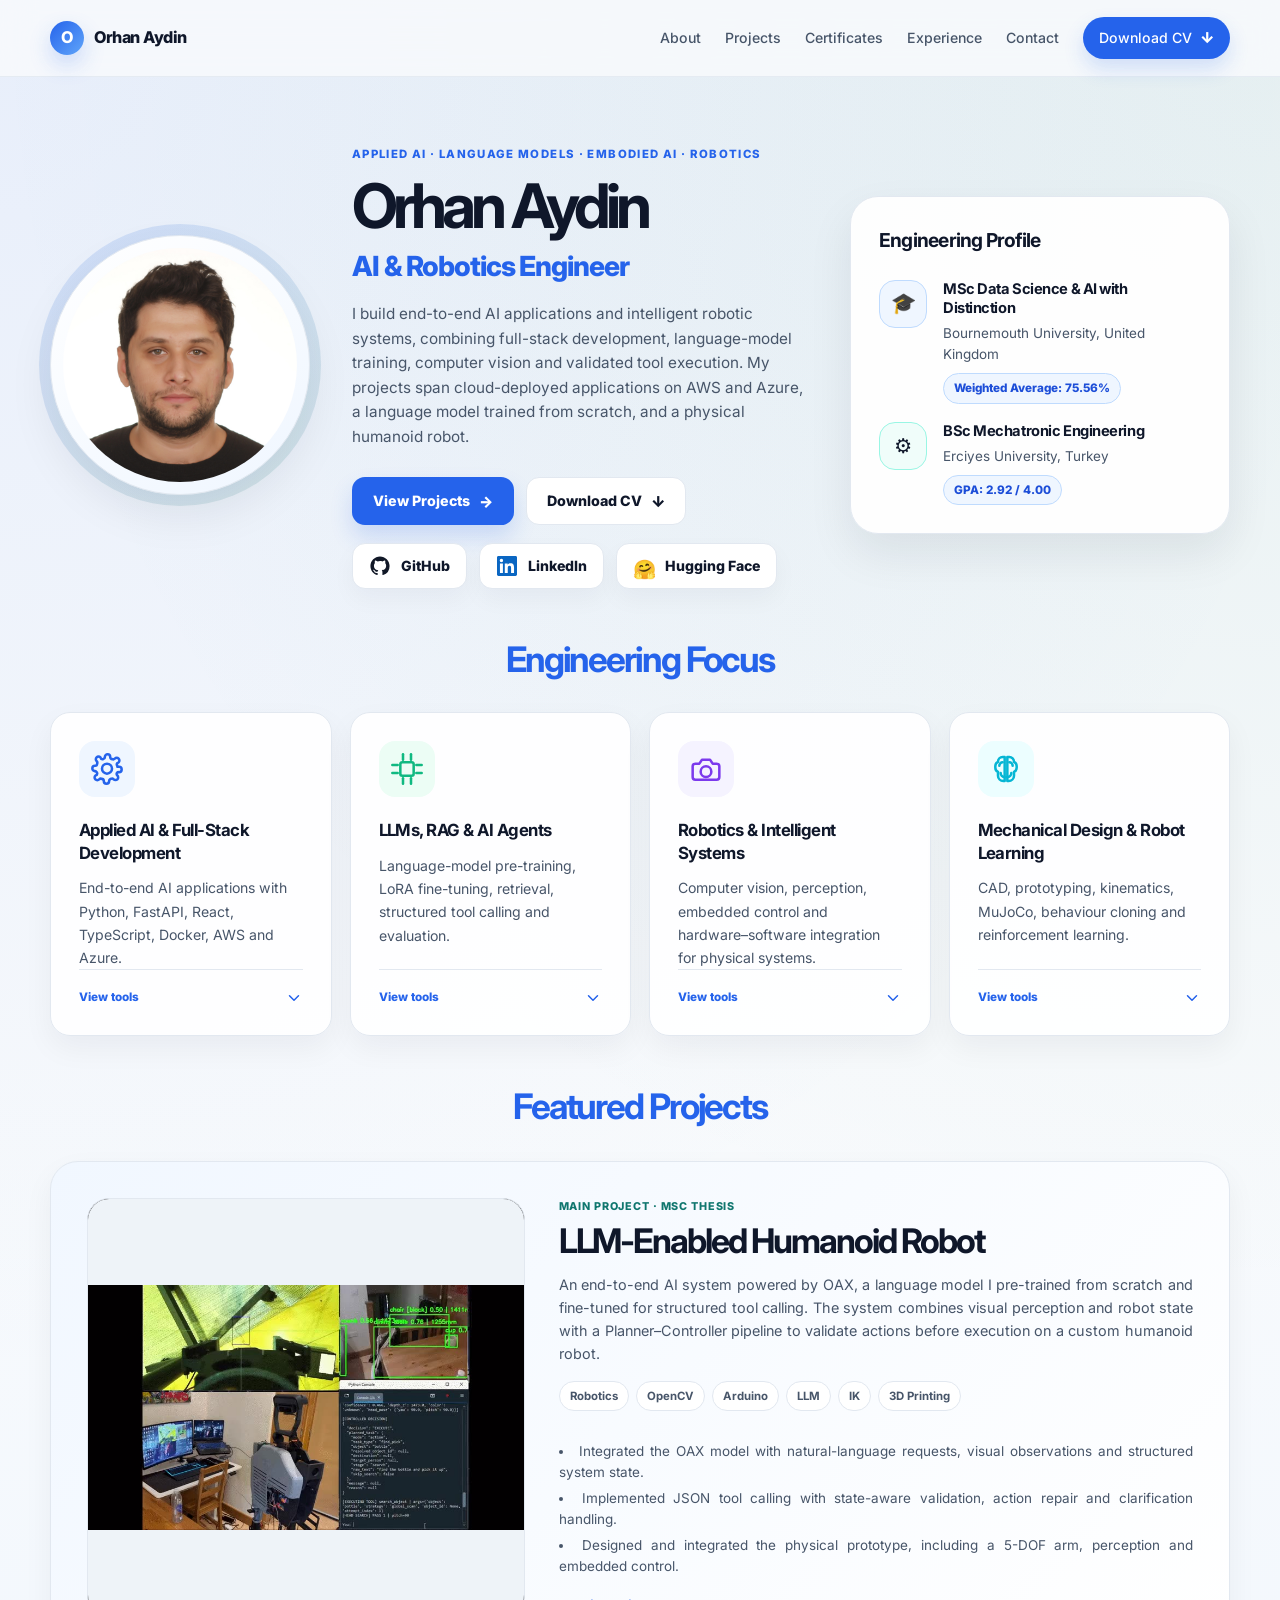
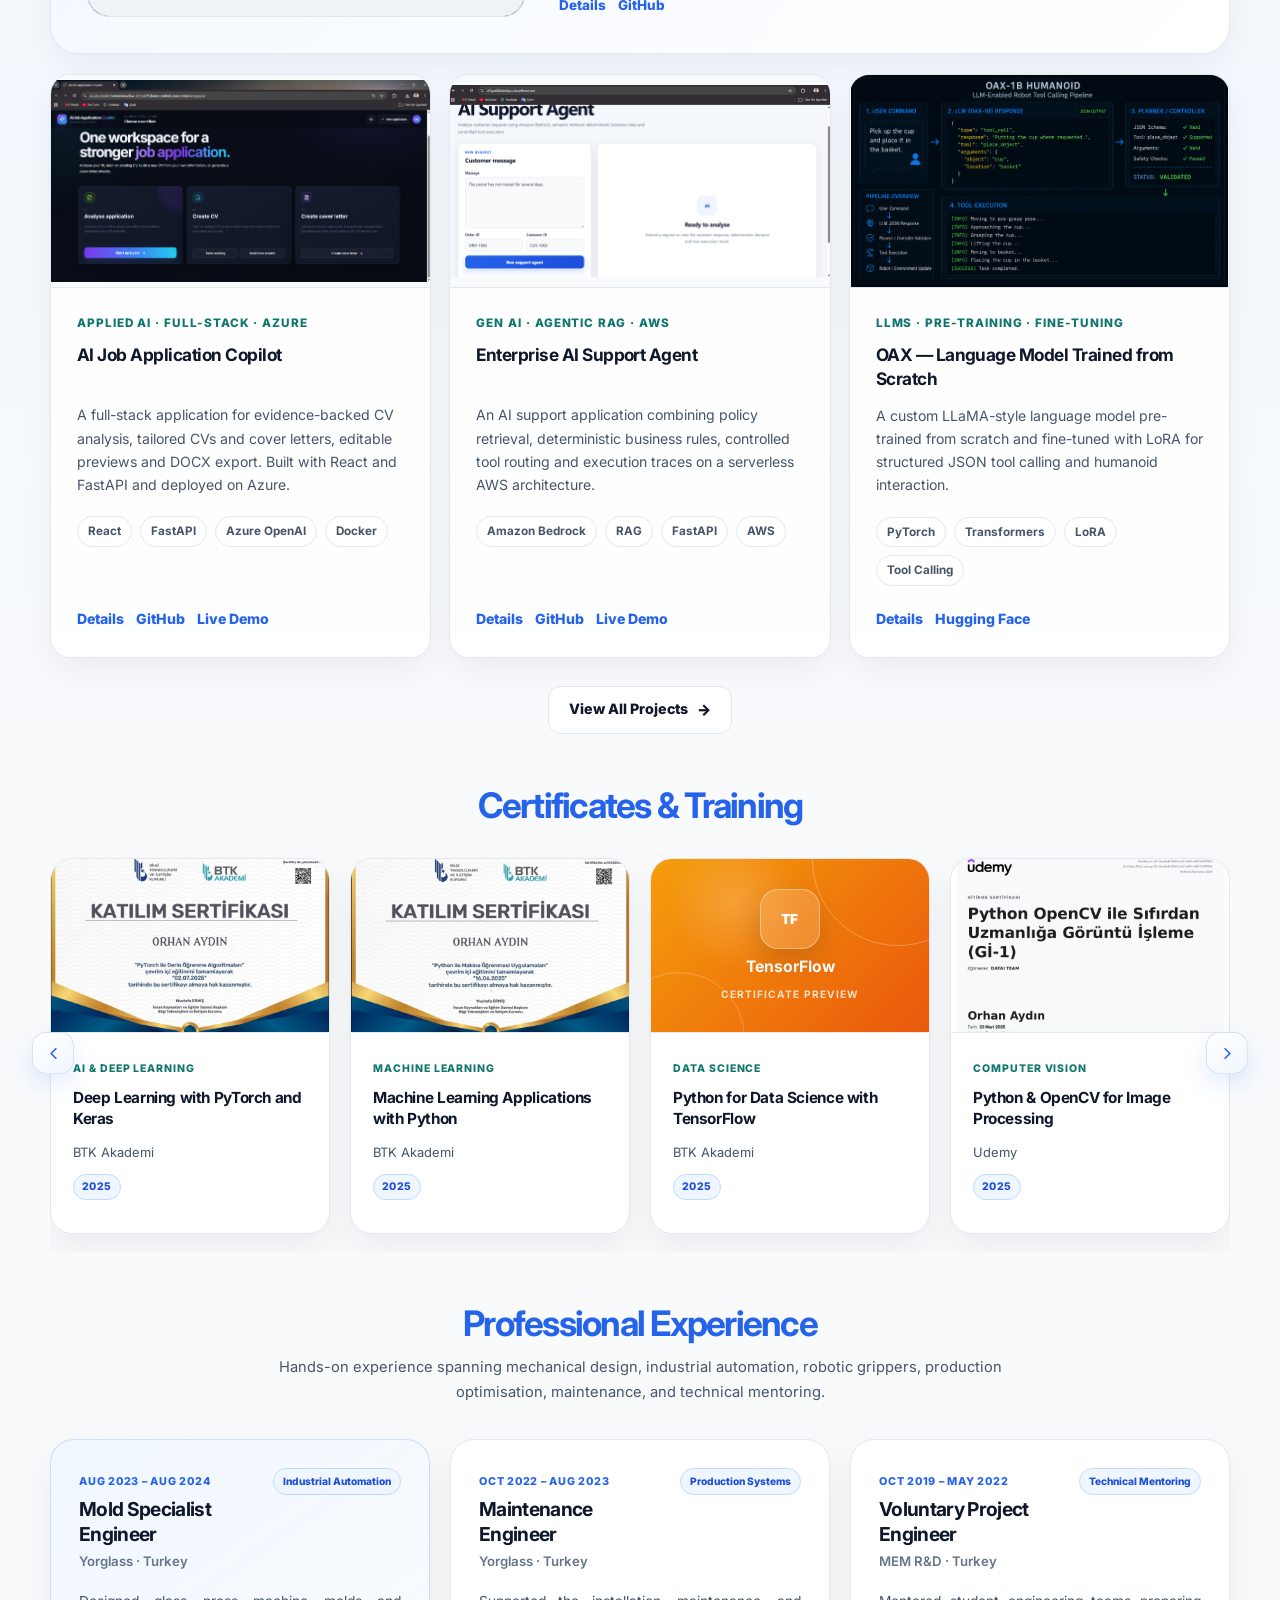
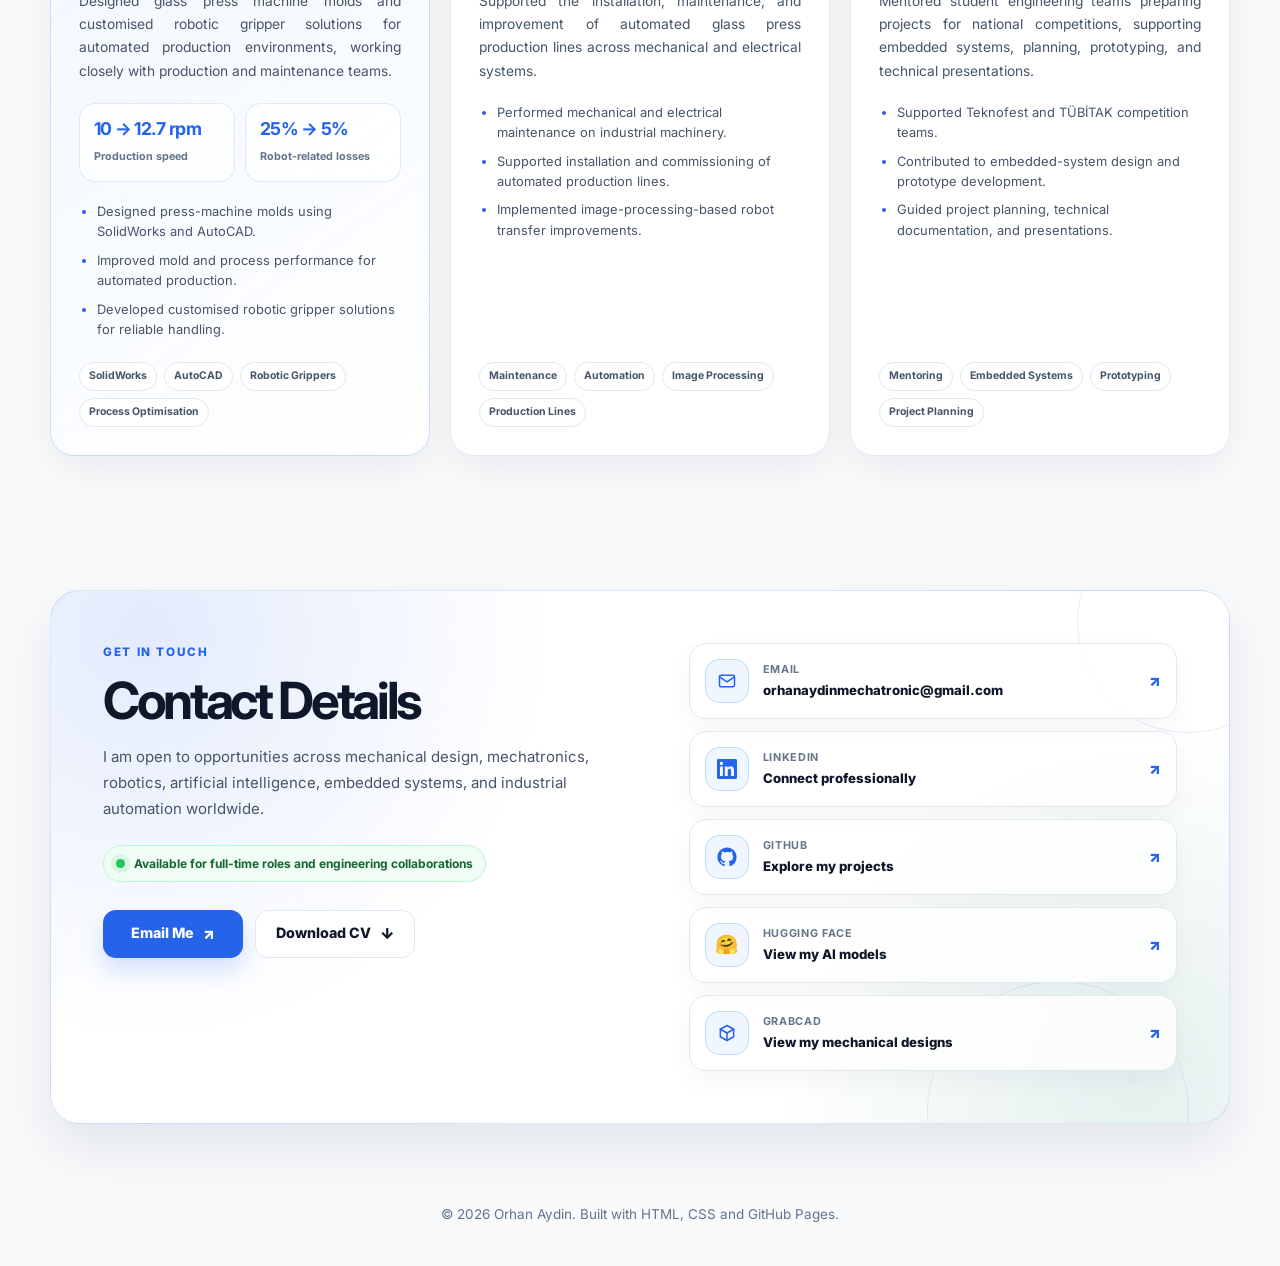
<file: index.html>
<!DOCTYPE html>

<html lang="en">
<head>
<meta charset="utf-8"/>
<meta content="width=device-width, initial-scale=1.0" name="viewport"/>
<title>Orhan Aydin | AI &amp; Robotics Engineer</title>
<meta content="Portfolio of Orhan Aydin, an AI and Robotics Engineer building full-stack AI applications, language models and embodied AI systems, with projects deployed on AWS and Azure." name="description"/>
<link href="style.css" rel="stylesheet"/>
<link href="https://fonts.googleapis.com" rel="preconnect"/>
<link crossorigin="" href="https://fonts.gstatic.com" rel="preconnect"/>
<link href="https://fonts.googleapis.com/css2?family=Inter:wght@400;500;600;700;800&amp;display=swap" rel="stylesheet"/>
</head>
<body>
<header class="site-header">
<nav class="navbar container">
<a class="logo" href="index.html">
<span class="logo-mark">O</span>
<span>Orhan Aydin</span>
</a>
<div class="nav-links">
<a class="nav-link" data-page="about" href="about.html">About</a>
<a class="nav-link" data-page="projects" href="projects.html">Projects</a>
<a class="nav-link" data-section="certificates" href="index.html#certificates">Certificates</a>
<a class="nav-link" data-section="experience" href="index.html#experience">Experience</a>
<a class="nav-link" data-section="contact" href="index.html#contact">Contact</a>
<a class="nav-button" href="assets/Orhan-Aydin-CV.pdf" target="_blank">
                                    
            Download CV
            <span class="button-icon">↓</span>
</a>
</div>
</nav>
</header>
<main>
<!-- HERO -->
<section class="hero section">
<div class="container hero-grid">
<div class="hero-image-card">
<img alt="Portrait of Orhan Aydin" class="profile-image" loading="lazy" src="assets/profile.jpg"/>
</div>
<div class="hero-content">
<p class="eyebrow">Applied AI · Language Models · Embodied AI · Robotics</p>
<h1>Orhan Aydin</h1>
<h2>AI &amp; Robotics Engineer</h2>
<p class="hero-description">I build end-to-end AI applications and intelligent robotic systems, combining full-stack development, language-model training, computer vision and validated tool execution. My projects span cloud-deployed applications on AWS and Azure, a language model trained from scratch, and a physical humanoid robot.</p>
<div class="hero-actions">
<a class="button button-primary" href="projects.html">
              View Projects
              <span class="button-icon">→</span>
</a>
<a class="button button-secondary" href="assets/Orhan-Aydin-CV.pdf" target="_blank">
              Download CV
              <span class="button-icon">↓</span>
</a>
</div>
<div class="social-links">
<a class="social-link" href="https://github.com/orhanaydinn" target="_blank">
<span aria-hidden="true" class="social-icon github-icon">
<svg viewbox="0 0 24 24">
<path d="M12 0.5C5.65 0.5 0.5 5.65 0.5 12c0 5.08 3.29 9.39 7.86 10.91.58.11.79-.25.79-.56v-2.03c-3.2.7-3.88-1.37-3.88-1.37-.53-1.34-1.29-1.7-1.29-1.7-1.05-.72.08-.71.08-.71 1.16.08 1.78 1.2 1.78 1.2 1.04 1.77 2.72 1.26 3.38.96.11-.75.41-1.26.74-1.55-2.55-.29-5.23-1.28-5.23-5.68 0-1.25.45-2.28 1.19-3.08-.12-.29-.52-1.46.11-3.04 0 0 .98-.31 3.19 1.18A11.1 11.1 0 0 1 12 6.14c.98.01 1.97.13 2.89.39 2.21-1.49 3.18-1.18 3.18-1.18.63 1.58.23 2.75.11 3.04.74.8 1.19 1.83 1.19 3.08 0 4.41-2.69 5.38-5.25 5.67.42.36.79 1.07.79 2.16v3.05c0 .31.21.68.8.56A11.52 11.52 0 0 0 23.5 12C23.5 5.65 18.35.5 12 .5Z"></path>
</svg>
</span>
              GitHub
            </a>
<a class="social-link" href="https://www.linkedin.com/in/orhan-aydin/" target="_blank">
<span aria-hidden="true" class="social-icon linkedin-icon">
<svg viewbox="0 0 24 24">
<path d="M20.45 20.45h-3.56v-5.57c0-1.33-.02-3.04-1.85-3.04-1.85 0-2.14 1.45-2.14 2.95v5.66H9.34V9h3.42v1.56h.05c.48-.9 1.64-1.85 3.37-1.85 3.61 0 4.28 2.38 4.28 5.47v6.27ZM5.32 7.43a2.06 2.06 0 1 1 0-4.12 2.06 2.06 0 0 1 0 4.12ZM7.1 20.45H3.54V9H7.1v11.45ZM22.23 0H1.76C.79 0 0 .77 0 1.72v20.56C0 23.23.79 24 1.76 24h20.47c.97 0 1.77-.77 1.77-1.72V1.72C24 .77 23.2 0 22.23 0Z"></path>
</svg>
</span>
              LinkedIn
            </a>
<a class="social-link" href="https://huggingface.co/orhanaydinn" target="_blank">
<span aria-hidden="true" class="social-icon huggingface-icon">🤗</span>
              Hugging Face
            </a>
</div>
</div>
<aside class="hero-profile-card">
<h3>Engineering Profile</h3>
<div class="profile-item">
<div class="profile-icon">🎓</div>
<div>
<h4>MSc Data Science &amp; AI with Distinction</h4>
<p>Bournemouth University, United Kingdom</p>
<span class="profile-badge">Weighted Average: 75.56%</span>
</div>
</div>
<div class="profile-item">
<div class="profile-icon">⚙️</div>
<div>
<h4>BSc Mechatronic Engineering</h4>
<p>Erciyes University, Turkey</p>
<span class="profile-badge">GPA: 2.92 / 4.00</span>
</div>
</div>
</aside>
</div>
</section>
<!-- ENGINEERING FOCUS -->
<section class="section focus-section">
<div class="container">
<div class="focus-title">
<h2>Engineering Focus</h2>
</div>
<div class="focus-grid">
<article class="focus-card focus-blue focus-card-selector">
<button aria-expanded="false" class="focus-selector-button" data-focus-panel="mechanical" type="button">
<span class="card-icon">
<svg aria-hidden="true" viewbox="0 0 24 24">
<path d="M12 15.5A3.5 3.5 0 1 0 12 8a3.5 3.5 0 0 0 0 7.5Z"></path>
<path d="M19.4 15a1.65 1.65 0 0 0 .33 1.82l.06.06a2 2 0 1 1-2.83 2.83l-.06-.06A1.65 1.65 0 0 0 15 19.4a1.65 1.65 0 0 0-1 .6 1.65 1.65 0 0 0-.4 1.08V21a2 2 0 1 1-4 0v-.09A1.65 1.65 0 0 0 8 19.4a1.65 1.65 0 0 0-1.82.33l-.06.06a2 2 0 1 1-2.83-2.83l.06-.06A1.65 1.65 0 0 0 4.6 15a1.65 1.65 0 0 0-.6-1 1.65 1.65 0 0 0-1.08-.4H3a2 2 0 1 1 0-4h.09A1.65 1.65 0 0 0 4.6 8a1.65 1.65 0 0 0-.33-1.82l-.06-.06a2 2 0 1 1 2.83-2.83l.06.06A1.65 1.65 0 0 0 9 4.6a1.65 1.65 0 0 0 1-.6 1.65 1.65 0 0 0 .4-1.08V3a2 2 0 1 1 4 0v.09A1.65 1.65 0 0 0 16 4.6a1.65 1.65 0 0 0 1.82-.33l.06-.06a2 2 0 1 1 2.83 2.83l-.06.06A1.65 1.65 0 0 0 19.4 9c.3.39.45.87.4 1.36H21a2 2 0 1 1 0 4h-.09a1.65 1.65 0 0 0-1.51.64Z"></path>
</svg>
</span>
<h3>Applied AI &amp; Full-Stack Development</h3>
<p>End-to-end AI applications with Python, FastAPI, React, TypeScript, Docker, AWS and Azure.</p>
<span class="focus-selector-action">
                View tools
                <svg aria-hidden="true" viewbox="0 0 24 24">
<path d="m6 9 6 6 6-6"></path>
</svg>
</span>
</button>
</article>
<article class="focus-card focus-green focus-card-selector">
<button aria-expanded="false" class="focus-selector-button" data-focus-panel="robotics" type="button">
<span class="card-icon">
<svg aria-hidden="true" viewbox="0 0 24 24">
<rect height="10" rx="1.5" width="10" x="7" y="7"></rect>
<path d="M9 1v4"></path>
<path d="M15 1v4"></path>
<path d="M9 19v4"></path>
<path d="M15 19v4"></path>
<path d="M1 9h4"></path>
<path d="M1 15h4"></path>
<path d="M19 9h4"></path>
<path d="M19 15h4"></path>
</svg>
</span>
<h3>LLMs, RAG &amp; AI Agents</h3>
<p>Language-model pre-training, LoRA fine-tuning, retrieval, structured tool calling and evaluation.</p>
<span class="focus-selector-action">
                View tools
                <svg aria-hidden="true" viewbox="0 0 24 24">
<path d="m6 9 6 6 6-6"></path>
</svg>
</span>
</button>
</article>
<article class="focus-card focus-purple focus-card-selector">
<button aria-expanded="false" class="focus-selector-button" data-focus-panel="ai" type="button">
<span class="card-icon">
<svg aria-hidden="true" viewbox="0 0 24 24">
<path d="M4 8h3l2-3h6l2 3h3a2 2 0 0 1 2 2v8a2 2 0 0 1-2 2H4a2 2 0 0 1-2-2v-8a2 2 0 0 1 2-2Z"></path>
<circle cx="12" cy="14" r="4"></circle>
</svg>
</span>
<h3>Robotics &amp; Intelligent Systems</h3>
<p>Computer vision, perception, embedded control and hardware–software integration for physical systems.</p>
<span class="focus-selector-action">
                View tools
                <svg aria-hidden="true" viewbox="0 0 24 24">
<path d="m6 9 6 6 6-6"></path>
</svg>
</span>
</button>
</article>
<article class="focus-card focus-cyan focus-card-selector">
<button aria-expanded="false" class="focus-selector-button" data-focus-panel="learning" type="button">
<span class="card-icon">
<svg aria-hidden="true" viewbox="0 0 24 24">
<path d="M9.5 3A3.5 3.5 0 0 0 6 6.5v.2A3.5 3.5 0 0 0 4 10v1a3.5 3.5 0 0 0 2 3.15V17a4 4 0 0 0 4 4h1V3H9.5Z"></path>
<path d="M14.5 3A3.5 3.5 0 0 1 18 6.5v.2A3.5 3.5 0 0 1 20 10v1a3.5 3.5 0 0 1-2 3.15V17a4 4 0 0 1-4 4h-1V3h1.5Z"></path>
<path d="M7 9.5A2.5 2.5 0 0 1 9.5 7"></path>
<path d="M17 9.5A2.5 2.5 0 0 0 14.5 7"></path>
<path d="M8 15a3 3 0 0 0 3 3"></path>
<path d="M16 15a3 3 0 0 1-3 3"></path>
</svg>
</span>
<h3>Mechanical Design &amp; Robot Learning</h3>
<p>CAD, prototyping, kinematics, MuJoCo, behaviour cloning and reinforcement learning.</p>
<span class="focus-selector-action">
                View tools
                <svg aria-hidden="true" viewbox="0 0 24 24">
<path d="m6 9 6 6 6-6"></path>
</svg>
</span>
</button>
</article>
</div>
<div class="focus-shared-panel" hidden="" id="focusSharedPanel">
<div class="focus-shared-panel-header">
<div>
<p class="focus-shared-kicker">Tools &amp; Technologies</p>
<h3 id="focusSharedTitle">Applied AI &amp; Full-Stack Development</h3>
</div>
<button aria-label="Close tools panel" class="focus-shared-close" type="button">
              ×
            </button>
</div>
<div class="focus-shared-tools" data-panel="mechanical" hidden=""><span class="shared-tool"><span class="shared-tool-icon">PY</span>Python</span><span class="shared-tool"><span class="shared-tool-icon">FA</span>FastAPI</span><span class="shared-tool"><span class="shared-tool-icon">RE</span>React</span><span class="shared-tool"><span class="shared-tool-icon">TY</span>TypeScript</span><span class="shared-tool"><span class="shared-tool-icon">DO</span>Docker</span><span class="shared-tool"><span class="shared-tool-icon">AW</span>AWS</span><span class="shared-tool"><span class="shared-tool-icon">AZ</span>Azure</span></div>
<div class="focus-shared-tools" data-panel="robotics" hidden=""><span class="shared-tool"><span class="shared-tool-icon">PY</span>PyTorch</span><span class="shared-tool"><span class="shared-tool-icon">TR</span>Transformers</span><span class="shared-tool"><span class="shared-tool-icon">HU</span>Hugging Face</span><span class="shared-tool"><span class="shared-tool-icon">LO</span>LoRA / PEFT</span><span class="shared-tool"><span class="shared-tool-icon">FA</span>FAISS</span><span class="shared-tool"><span class="shared-tool-icon">AM</span>Amazon Bedrock</span><span class="shared-tool"><span class="shared-tool-icon">AZ</span>Azure OpenAI</span></div>
<div class="focus-shared-tools" data-panel="ai" hidden=""><span class="shared-tool"><span class="shared-tool-icon">OP</span>OpenCV</span><span class="shared-tool"><span class="shared-tool-icon">YO</span>YOLO</span><span class="shared-tool"><span class="shared-tool-icon">OA</span>OAK-D Lite</span><span class="shared-tool"><span class="shared-tool-icon">AR</span>Arduino</span><span class="shared-tool"><span class="shared-tool-icon">ST</span>STM32</span><span class="shared-tool"><span class="shared-tool-icon">ES</span>ESP32</span><span class="shared-tool"><span class="shared-tool-icon">MO</span>Motor Control</span></div>
<div class="focus-shared-tools" data-panel="learning" hidden=""><span class="shared-tool"><span class="shared-tool-icon">SO</span>SolidWorks</span><span class="shared-tool"><span class="shared-tool-icon">AU</span>AutoCAD</span><span class="shared-tool"><span class="shared-tool-icon">SI</span>Siemens NX</span><span class="shared-tool"><span class="shared-tool-icon">3D</span>3D Printing</span><span class="shared-tool"><span class="shared-tool-icon">MU</span>MuJoCo</span><span class="shared-tool"><span class="shared-tool-icon">BE</span>Behaviour Cloning</span><span class="shared-tool"><span class="shared-tool-icon">RE</span>Reinforcement Learning</span><span class="shared-tool"><span class="shared-tool-icon">IK</span>IK / FK</span></div>
</div>
</div>
</section>
<!-- FEATURED PROJECTS -->
<section class="section projects-section" id="projects">
<div class="container">
<div class="projects-title">
<h2>Featured Projects</h2>
</div>
<article class="project-card linked-project-card project-card-large">
<div class="project-feature-layout">
<div class="project-feature-media">
<video aria-label="LLM-enabled humanoid robot project demonstration" autoplay="" class="project-feature-image" loop="" muted="" playsinline="" poster="assets/humanoid-demo-poster.jpg" preload="metadata"><source src="assets/humanoid-demo.mp4" type="video/mp4"/>Your browser does not support the video tag.</video>
</div>
<div class="project-content">
<div class="project-meta">Main Project · MSc Thesis</div>
<h3>LLM-Enabled Humanoid Robot</h3>
<p>An end-to-end AI system powered by OAX, a language model I pre-trained from scratch and fine-tuned for structured tool calling. The system combines visual perception and robot state with a Planner–Controller pipeline to validate actions before execution on a custom humanoid robot.</p>
<div class="tag-list">
<span>Robotics</span>
<span>OpenCV</span>
<span>Arduino</span>
<span>LLM</span>
<span>IK</span>
<span>3D Printing</span>
</div>
<ul class="project-points"><li>Integrated the OAX model with natural-language requests, visual observations and structured system state.</li><li>Implemented JSON tool calling with state-aware validation, action repair and clarification handling.</li><li>Designed and integrated the physical prototype, including a 5-DOF arm, perception and embedded control.</li></ul>
<div class="project-links"><a class="project-card-primary-link" aria-label="View LLM-Enabled Humanoid Robot details" href="projects/humanoid/">Details</a> <a href="https://github.com/orhanaydinn/oax_humanoid_robot" rel="noopener noreferrer" target="_blank">GitHub</a></div>
</div>
</div>
</article>
<div class="project-grid"><article class="project-card linked-project-card small-project-card"><div class="small-project-media"><img alt="AI Job Application Copilot application overview" class="small-project-visual" loading="lazy" src="projects/ai-job-application-copilot/assets/home.png" style="object-fit:contain;background:#f8fafc"></div><div class="small-project-body"><div class="project-meta">Applied AI · Full-Stack · Azure</div><h3>AI Job Application Copilot</h3><p>A full-stack application for evidence-backed CV analysis, tailored CVs and cover letters, editable previews and DOCX export. Built with React and FastAPI and deployed on Azure.</p><div class="tag-list"><span>React</span><span>FastAPI</span><span>Azure OpenAI</span><span>Docker</span></div><div class="project-links small-project-links"><a class="project-card-primary-link" aria-label="View AI Job Application Copilot details" href="projects/ai-job-application-copilot/">Details</a> <a href="https://github.com/orhanaydinn/ai-job-application-copilot" target="_blank" rel="noopener noreferrer">GitHub</a> <a href="https://ai-job-copilot.lemonmeadow-e3bba0f9.francecentral.azurecontainerapps.io/" target="_blank" rel="noopener noreferrer">Live Demo</a></div></div></article><article class="project-card linked-project-card small-project-card"><div class="small-project-media"><img class="small-project-visual" loading="lazy" src="assets/enterprise-ai-support-agent-overview.png" alt="Enterprise AI Support Agent project preview" style="object-fit:contain;background:#f8fafc"></div><div class="small-project-body"><div class="project-meta">Gen AI · Agentic RAG · AWS</div><h3>Enterprise AI Support Agent</h3><p>An AI support application combining policy retrieval, deterministic business rules, controlled tool routing and execution traces on a serverless AWS architecture.</p><div class="tag-list"><span>Amazon Bedrock</span><span>RAG</span><span>FastAPI</span><span>AWS</span></div><div class="project-links small-project-links"><a class="project-card-primary-link" aria-label="View Enterprise AI Support Agent details" href="projects/enterprise-ai-support-agent/">Details</a> <a href="https://github.com/orhanaydinn/enterprise-ai-support-agent" target="_blank" rel="noopener noreferrer">GitHub</a> <a href="https://d1qo68bktehjcu.cloudfront.net" target="_blank" rel="noopener noreferrer">Live Demo</a></div></div></article><article class="project-card linked-project-card small-project-card"><div class="small-project-media"><img class="small-project-visual" loading="lazy" src="assets/oax_1b_llm.png" alt="OAX — Language Model Trained from Scratch project preview" style="object-fit:contain;background:#f8fafc"></div><div class="small-project-body"><div class="project-meta">LLMs · Pre-training · Fine-tuning</div><h3>OAX — Language Model Trained from Scratch</h3><p>A custom LLaMA-style language model pre-trained from scratch and fine-tuned with LoRA for structured JSON tool calling and humanoid interaction.</p><div class="tag-list"><span>PyTorch</span><span>Transformers</span><span>LoRA</span><span>Tool Calling</span></div><div class="project-links small-project-links"><a class="project-card-primary-link" aria-label="View OAX — Language Model Trained from Scratch details" href="projects/oax-1b/">Details</a> <a href="https://huggingface.co/orhanaydinn/OAX-1B-Humanoid" target="_blank" rel="noopener noreferrer">Hugging Face</a></div></div></article></div>
<div class="view-all-wrapper">
<a class="button button-secondary" href="projects.html">
            View All Projects
            <span class="button-icon">→</span>
</a>
</div>
</div>
</section>
<!-- CERTIFICATES -->
<section class="section certificates-section" id="certificates">
<div class="container">
<div class="certificates-heading">
<h2>Certificates &amp; Training</h2>
</div>
<div class="certificates-carousel-shell">
<button aria-label="Scroll certificates left" class="certificate-scroll-button certificate-scroll-button-left" data-certificate-direction="left" type="button">
<svg aria-hidden="true" viewbox="0 0 24 24">
<path d="M15 18 9 12l6-6"></path>
</svg>
</button>
<div class="certificates-carousel" id="certificatesCarousel" tabindex="0">
<!-- REAL CERTIFICATE IMAGE -->
<article class="certificate-card">
<div class="certificate-media">
<img alt="Deep Learning with PyTorch and Keras certificate" class="certificate-image" loading="lazy" src="assets/cert-deep-learning-pytorch-keras.jpg"/>
</div>
<div class="certificate-body">
<span class="certificate-category">AI &amp; Deep Learning</span>
<h3>Deep Learning with PyTorch and Keras</h3>
<p>BTK Akademi</p>
<span class="certificate-year">2025</span>
</div>
</article>
<!-- REAL CERTIFICATE IMAGE -->
<article class="certificate-card">
<div class="certificate-media">
<img alt="Machine Learning Applications with Python certificate" class="certificate-image" loading="lazy" src="assets/cert-machine-learning-python.jpg"/>
</div>
<div class="certificate-body">
<span class="certificate-category">Machine Learning</span>
<h3>Machine Learning Applications with Python</h3>
<p>BTK Akademi</p>
<span class="certificate-year">2025</span>
</div>
</article>
<!-- THEMED PLACEHOLDER -->
<article class="certificate-card">
<div class="certificate-media certificate-placeholder certificate-theme-tensorflow">
<span class="certificate-placeholder-badge">TF</span>
<strong>TensorFlow</strong>
<small>Certificate preview</small>
</div>
<div class="certificate-body">
<span class="certificate-category">Data Science</span>
<h3>Python for Data Science with TensorFlow</h3>
<p>BTK Akademi</p>
<span class="certificate-year">2025</span>
</div>
</article>
<!-- REAL CERTIFICATE IMAGE -->
<article class="certificate-card">
<div class="certificate-media">
<img alt="Python and OpenCV for Image Processing certificate" class="certificate-image" loading="lazy" src="assets/cert-python-opencv.jpg"/>
</div>
<div class="certificate-body">
<span class="certificate-category">Computer Vision</span>
<h3>Python &amp; OpenCV for Image Processing</h3>
<p>Udemy</p>
<span class="certificate-year">2025</span>
</div>
</article>
<!-- THEMED PLACEHOLDER -->
<article class="certificate-card">
<div class="certificate-media certificate-placeholder certificate-theme-vision">
<span class="certificate-placeholder-badge">DL</span>
<strong>Image Processing</strong>
<small>Certificate preview</small>
</div>
<div class="certificate-body">
<span class="certificate-category">Deep Learning &amp; Computer Vision</span>
<h3>Deep Learning &amp; Image Processing with Keras</h3>
<p>Udemy</p>
<span class="certificate-year">2025</span>
</div>
</article>
<!-- REAL CERTIFICATE IMAGE -->
<article class="certificate-card">
<div class="certificate-media">
<img alt="Natural Language Processing certificate" class="certificate-image" loading="lazy" src="assets/nlp.jpg"/>
</div>
<div class="certificate-body">
<span class="certificate-category">Artificial Intelligence</span>
<h3>Natural Language Processing</h3>
<p>BTK Akademi</p>
<span class="certificate-year">2025</span>
</div>
</article>
<!-- REAL CERTIFICATE IMAGE -->
<article class="certificate-card">
<div class="certificate-media">
<img alt="Full Stack Web Developer Program certificate" class="certificate-image" loading="lazy" src="assets/cert-full-stack-developer.jpg"/>
</div>
<div class="certificate-body">
<span class="certificate-category">Software Development</span>
<h3>Full Stack Web Developer Program</h3>
<p>Cosmios Akademi · 432 hours</p>
<span class="certificate-year">2023</span>
</div>
</article>
<!-- REAL CERTIFICATE IMAGE -->
<article class="certificate-card">
<div class="certificate-media">
<img alt="PCB Design with Altium Designer certificate" class="certificate-image" loading="lazy" src="assets/cert-pcb-altium.jpg"/>
</div>
<div class="certificate-body">
<span class="certificate-category">Electronics &amp; PCB Design</span>
<h3>PCB Design with Altium Designer</h3>
<p>Udemy</p>
<span class="certificate-year">2022</span>
</div>
</article>
<!-- THEMED PLACEHOLDER -->
<article class="certificate-card">
<div class="certificate-media certificate-placeholder certificate-theme-code">
<span class="certificate-placeholder-badge">C#</span>
<strong>C# Programming</strong>
<small>Certificate preview</small>
</div>
<div class="certificate-body">
<span class="certificate-category">Programming</span>
<h3>C# Programming</h3>
<p>BTK Akademi</p>
<span class="certificate-year">2022</span>
</div>
</article>
<!-- REAL CERTIFICATE IMAGE -->
<article class="certificate-card">
<div class="certificate-media">
<img alt="HTML and CSS certificate" class="certificate-image" loading="lazy" src="assets/cert-html-css.jpg"/>
</div>
<div class="certificate-body">
<span class="certificate-category">Web Development</span>
<h3>HTML &amp; CSS</h3>
<p>BTK Akademi</p>
<span class="certificate-year">2022</span>
</div>
</article>
<!-- REAL CERTIFICATE IMAGE -->
<article class="certificate-card">
<div class="certificate-media">
<img alt="AutoCAD 2D design certificate" class="certificate-image" loading="lazy" src="assets/autocad_2B.jpg"/>
</div>
<div class="certificate-body">
<span class="certificate-category">Mechanical Design</span>
<h3>AutoCAD 2D Design</h3>
<p>BTK Akademi</p>
<span class="certificate-year">2022</span>
</div>
</article>
<!-- REAL CERTIFICATE IMAGE -->
<article class="certificate-card">
<div class="certificate-media">
<img alt="SolidWorks ile Arduino Tabanlı Uygulamalar certificate" class="certificate-image" loading="lazy" src="assets/cert-solidworks-arduino-applications.jpg"/>
</div>
<div class="certificate-body">
<span class="certificate-category">Mechanical Design &amp; Embedded Systems</span>
<h3>SolidWorks ile Arduino Tabanlı Uygulamalar</h3>
<p>Certificate of Completion</p>
<span class="certificate-year">2022</span>
</div>
</article>
<!-- THEMED PLACEHOLDER -->
<article class="certificate-card">
<div class="certificate-media certificate-placeholder certificate-theme-robotics">
<span class="certificate-placeholder-badge">RB</span>
<strong>Robotic Programming</strong>
<small>Certificate preview</small>
</div>
<div class="certificate-body">
<span class="certificate-category">Robotics</span>
<h3>Robotic Programming</h3>
<p>Başkent University</p>
<span class="certificate-year">2018</span>
</div>
</article>
</div>
<button aria-label="Scroll certificates right" class="certificate-scroll-button certificate-scroll-button-right" data-certificate-direction="right" type="button">
<svg aria-hidden="true" viewbox="0 0 24 24">
<path d="m9 18 6-6-6-6"></path>
</svg>
</button>
</div>
</div>
</section>
<!-- EXPERIENCE -->
<section class="section experience-section" id="experience">
<div class="container">
<div class="experience-heading">
<h2>Professional Experience</h2>
<p class="experience-intro">
            Hands-on experience spanning mechanical design, industrial automation,
            robotic grippers, production optimisation, maintenance, and technical mentoring.
          </p>
</div>
<div class="experience-grid">
<!-- EXPERIENCE 1 -->
<article class="experience-card experience-card-featured">
<div class="experience-card-top">
<div>
<span class="experience-period">Aug 2023 – Aug 2024</span>
<h3>Mold Specialist Engineer</h3>
<p class="experience-company">Yorglass · Turkey</p>
</div>
<span class="experience-type">Industrial Automation</span>
</div>
<p class="experience-summary">
              Designed glass press machine molds and customised robotic gripper
              solutions for automated production environments, working closely
              with production and maintenance teams.
            </p>
<div class="experience-metrics">
<div class="experience-metric">
<strong>10 → 12.7 rpm</strong>
<span>Production speed</span>
</div>
<div class="experience-metric">
<strong>25% → 5%</strong>
<span>Robot-related losses</span>
</div>
</div>
<ul class="experience-list">
<li>Designed press-machine molds using SolidWorks and AutoCAD.</li>
<li>Improved mold and process performance for automated production.</li>
<li>Developed customised robotic gripper solutions for reliable handling.</li>
</ul>
<div class="experience-tags">
<span>SolidWorks</span>
<span>AutoCAD</span>
<span>Robotic Grippers</span>
<span>Process Optimisation</span>
</div>
</article>
<!-- EXPERIENCE 2 -->
<article class="experience-card">
<div class="experience-card-top">
<div>
<span class="experience-period">Oct 2022 – Aug 2023</span>
<h3>Maintenance Engineer</h3>
<p class="experience-company">Yorglass · Turkey</p>
</div>
<span class="experience-type">Production Systems</span>
</div>
<p class="experience-summary">
              Supported the installation, maintenance, and improvement of automated
              glass press production lines across mechanical and electrical systems.
            </p>
<ul class="experience-list">
<li>Performed mechanical and electrical maintenance on industrial machinery.</li>
<li>Supported installation and commissioning of automated production lines.</li>
<li>Implemented image-processing-based robot transfer improvements.</li>
</ul>
<div class="experience-tags">
<span>Maintenance</span>
<span>Automation</span>
<span>Image Processing</span>
<span>Production Lines</span>
</div>
</article>
<!-- EXPERIENCE 3 -->
<article class="experience-card">
<div class="experience-card-top">
<div>
<span class="experience-period">Oct 2019 – May 2022</span>
<h3>Voluntary Project Engineer</h3>
<p class="experience-company">MEM R&amp;D · Turkey</p>
</div>
<span class="experience-type">Technical Mentoring</span>
</div>
<p class="experience-summary">
              Mentored student engineering teams preparing projects for national
              competitions, supporting embedded systems, planning, prototyping,
              and technical presentations.
            </p>
<ul class="experience-list">
<li>Supported Teknofest and TÜBİTAK competition teams.</li>
<li>Contributed to embedded-system design and prototype development.</li>
<li>Guided project planning, technical documentation, and presentations.</li>
</ul>
<div class="experience-tags">
<span>Mentoring</span>
<span>Embedded Systems</span>
<span>Prototyping</span>
<span>Project Planning</span>
</div>
</article>
</div>
</div>
</section>
<!-- CONTACT -->
<section class="section contact-section" id="contact">
<div class="container">
<div class="contact-panel">
<div class="contact-copy">
<p class="contact-kicker">Get in touch</p>
<h2>Contact Details</h2>
<p class="contact-description">
              I am open to opportunities across mechanical design, mechatronics,
              robotics, artificial intelligence, embedded systems, and industrial automation worldwide.
            </p>
<div class="contact-status">
<span aria-hidden="true" class="contact-status-dot"></span>
              Available for full-time roles and engineering collaborations
            </div>
<div class="contact-actions">
<a class="button button-primary contact-primary-action" href="mailto:orhanaydinmechatronic@gmail.com">
                Email Me
                <span class="button-icon">↗</span>
</a>
<a class="button button-secondary" href="assets/Orhan-Aydin-CV.pdf" target="_blank">
                Download CV
                <span class="button-icon">↓</span>
</a>
</div>
</div>
<div class="contact-links-grid">
<a class="contact-link-card" href="mailto:orhanaydinmechatronic@gmail.com">
<span aria-hidden="true" class="contact-link-icon">
<svg viewbox="0 0 24 24">
<rect height="14" rx="2" width="18" x="3" y="5"></rect>
<path d="m3 7 9 6 9-6"></path>
</svg>
</span>
<span class="contact-link-content">
<small>Email</small>
<strong>orhanaydinmechatronic@gmail.com</strong>
</span>
<span aria-hidden="true" class="contact-link-arrow">↗</span>
</a>
<a class="contact-link-card" href="https://www.linkedin.com/in/orhan-aydin/" target="_blank">
<span aria-hidden="true" class="contact-link-icon">
<svg viewbox="0 0 24 24">
<path d="M20.45 20.45h-3.56v-5.57c0-1.33-.02-3.04-1.85-3.04-1.85 0-2.14 1.45-2.14 2.95v5.66H9.34V9h3.42v1.56h.05c.48-.9 1.64-1.85 3.37-1.85 3.61 0 4.28 2.38 4.28 5.47v6.27ZM5.32 7.43a2.06 2.06 0 1 1 0-4.12 2.06 2.06 0 0 1 0 4.12ZM7.1 20.45H3.54V9H7.1v11.45ZM22.23 0H1.76C.79 0 0 .77 0 1.72v20.56C0 23.23.79 24 1.76 24h20.47c.97 0 1.77-.77 1.77-1.72V1.72C24 .77 23.2 0 22.23 0Z"></path>
</svg>
</span>
<span class="contact-link-content">
<small>LinkedIn</small>
<strong>Connect professionally</strong>
</span>
<span aria-hidden="true" class="contact-link-arrow">↗</span>
</a>
<a class="contact-link-card" href="https://github.com/orhanaydinn" target="_blank">
<span aria-hidden="true" class="contact-link-icon">
<svg viewbox="0 0 24 24">
<path d="M12 0.5C5.65 0.5 0.5 5.65 0.5 12c0 5.08 3.29 9.39 7.86 10.91.58.11.79-.25.79-.56v-2.03c-3.2.7-3.88-1.37-3.88-1.37-.53-1.34-1.29-1.7-1.29-1.7-1.05-.72.08-.71.08-.71 1.16.08 1.78 1.2 1.78 1.2 1.04 1.77 2.72 1.26 3.38.96.11-.75.41-1.26.74-1.55-2.55-.29-5.23-1.28-5.23-5.68 0-1.25.45-2.28 1.19-3.08-.12-.29-.52-1.46.11-3.04 0 0 .98-.31 3.19 1.18A11.1 11.1 0 0 1 12 6.14c.98.01 1.97.13 2.89.39 2.21-1.49 3.18-1.18 3.18-1.18.63 1.58.23 2.75.11 3.04.74.8 1.19 1.83 1.19 3.08 0 4.41-2.69 5.38-5.25 5.67.42.36.79 1.07.79 2.16v3.05c0 .31.21.68.8.56A11.52 11.52 0 0 0 23.5 12C23.5 5.65 18.35.5 12 .5Z"></path>
</svg>
</span>
<span class="contact-link-content">
<small>GitHub</small>
<strong>Explore my projects</strong>
</span>
<span aria-hidden="true" class="contact-link-arrow">↗</span>
</a>
<a class="contact-link-card" href="https://huggingface.co/orhanaydinn" target="_blank">
<span aria-hidden="true" class="contact-link-icon contact-link-emoji">🤗</span>
<span class="contact-link-content">
<small>Hugging Face</small>
<strong>View my AI models</strong>
</span>
<span aria-hidden="true" class="contact-link-arrow">↗</span>
</a>
<a class="contact-link-card" href="https://grabcad.com/orhan.aydin-17" target="_blank">
<span aria-hidden="true" class="contact-link-icon">
<svg viewbox="0 0 24 24">
<path d="M4 7.5 12 3l8 4.5v9L12 21l-8-4.5v-9Z"></path>
<path d="m4 7.5 8 4.5 8-4.5"></path>
<path d="M12 12v9"></path>
</svg>
</span>
<span class="contact-link-content">
<small>GrabCAD</small>
<strong>View my mechanical designs</strong>
</span>
<span aria-hidden="true" class="contact-link-arrow">↗</span>
</a>
</div>
</div>
</div>
</section>
</main>
<footer class="footer">
<p>© 2026 Orhan Aydin. Built with HTML, CSS and GitHub Pages.</p>
</footer>
<script>
    const certificatesCarousel = document.getElementById("certificatesCarousel");
    const certificateButtons = document.querySelectorAll("[data-certificate-direction]");

    certificateButtons.forEach((button) => {
      button.addEventListener("click", () => {
        if (!certificatesCarousel) return;

        const direction = button.dataset.certificateDirection === "left" ? -1 : 1;
        const firstCard = certificatesCarousel.querySelector(".certificate-card");
        const scrollDistance = firstCard
          ? firstCard.getBoundingClientRect().width + 20
          : 340;

        certificatesCarousel.scrollBy({
          left: direction * scrollDistance,
          behavior: "smooth",
        });
      });
    });
  </script>
<script>
    document.addEventListener("DOMContentLoaded", () => {
      const focusSelectorButtons = document.querySelectorAll(".focus-selector-button");
      const focusSharedPanel = document.getElementById("focusSharedPanel");
      const focusSharedTitle = document.getElementById("focusSharedTitle");
      const focusSharedClose = document.querySelector(".focus-shared-close");
      const focusToolPanels = document.querySelectorAll(".focus-shared-tools");

      const focusPanelTitles = {
        mechanical: "Applied AI & Full-Stack Development",
        robotics: "LLMs, RAG & AI Agents",
        ai: "Robotics & Intelligent Systems",
        learning: "Mechanical Design & Robot Learning",
      };

      function closeFocusPanel() {
        focusSelectorButtons.forEach((button) => {
          button.setAttribute("aria-expanded", "false");
          button.closest(".focus-card-selector")?.classList.remove("is-active");
        });

        focusToolPanels.forEach((panel) => {
          panel.hidden = true;
        });

        if (focusSharedPanel) {
          focusSharedPanel.hidden = true;
        }
      }

      focusSelectorButtons.forEach((button) => {
        button.addEventListener("click", () => {
          const panelName = button.dataset.focusPanel;
          const isAlreadyOpen = button.getAttribute("aria-expanded") === "true";

          closeFocusPanel();

          if (isAlreadyOpen || !focusSharedPanel) {
            return;
          }

          const targetPanel = document.querySelector(
            `.focus-shared-tools[data-panel="${panelName}"]`
          );

          if (!targetPanel) {
            return;
          }

          button.setAttribute("aria-expanded", "true");
          button.closest(".focus-card-selector")?.classList.add("is-active");

          targetPanel.hidden = false;
          focusSharedTitle.textContent = focusPanelTitles[panelName] || "Tools & Technologies";
          focusSharedPanel.hidden = false;
        });
      });

      focusSharedClose?.addEventListener("click", closeFocusPanel);
    });
  </script>
<script src="script.js"></script>
</body>
</html>
</file>
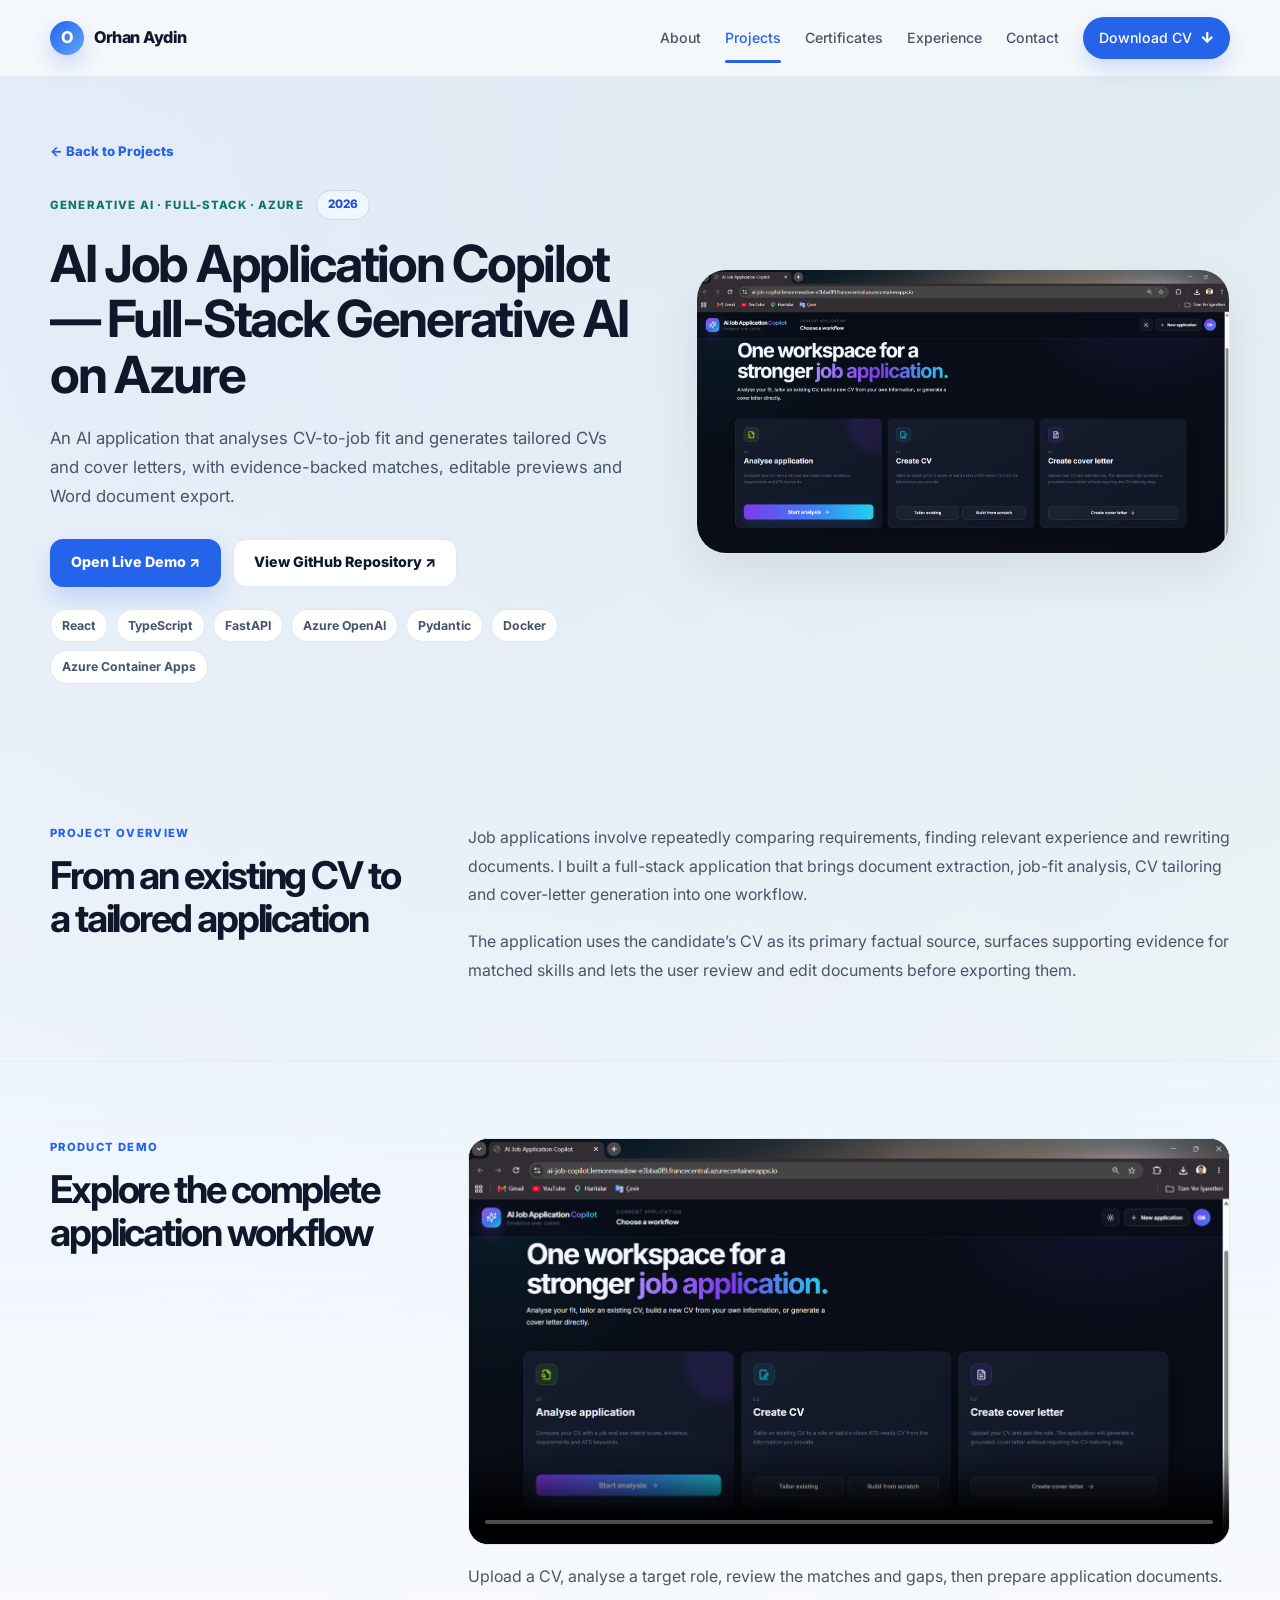
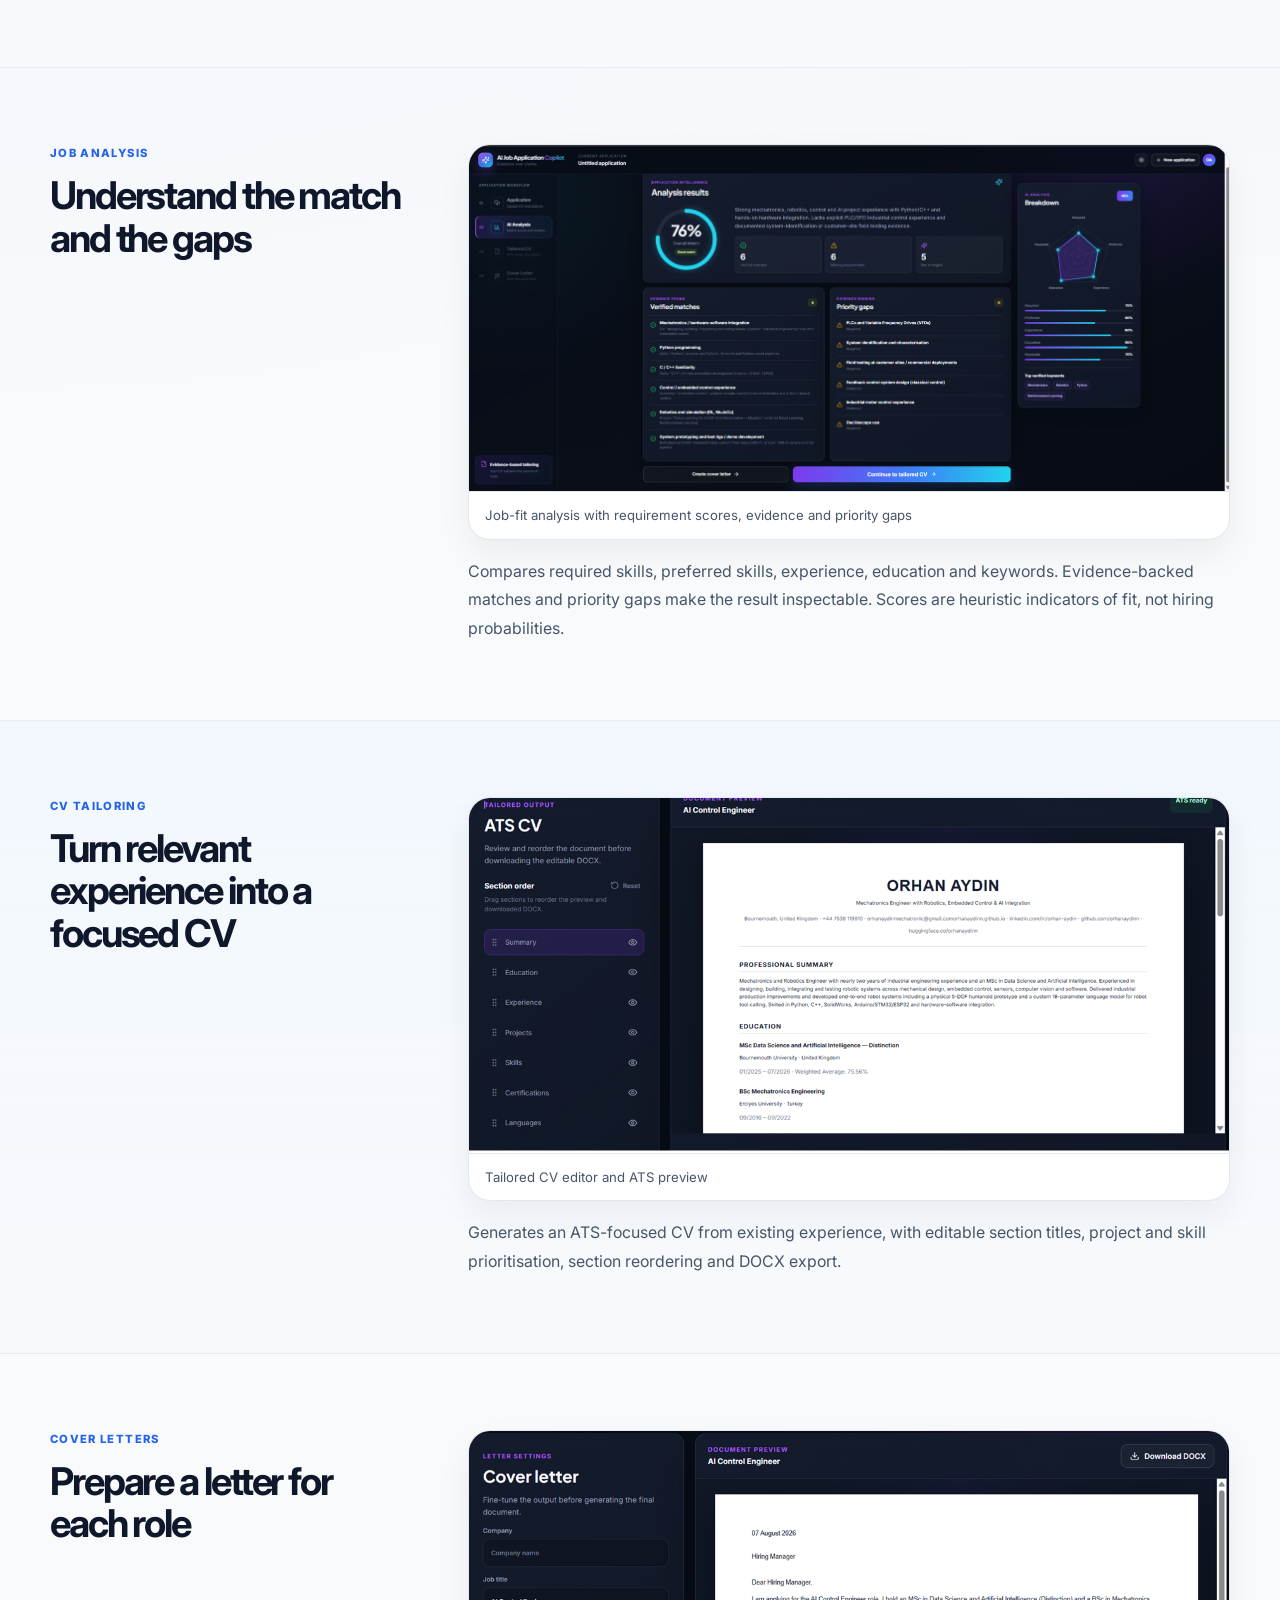
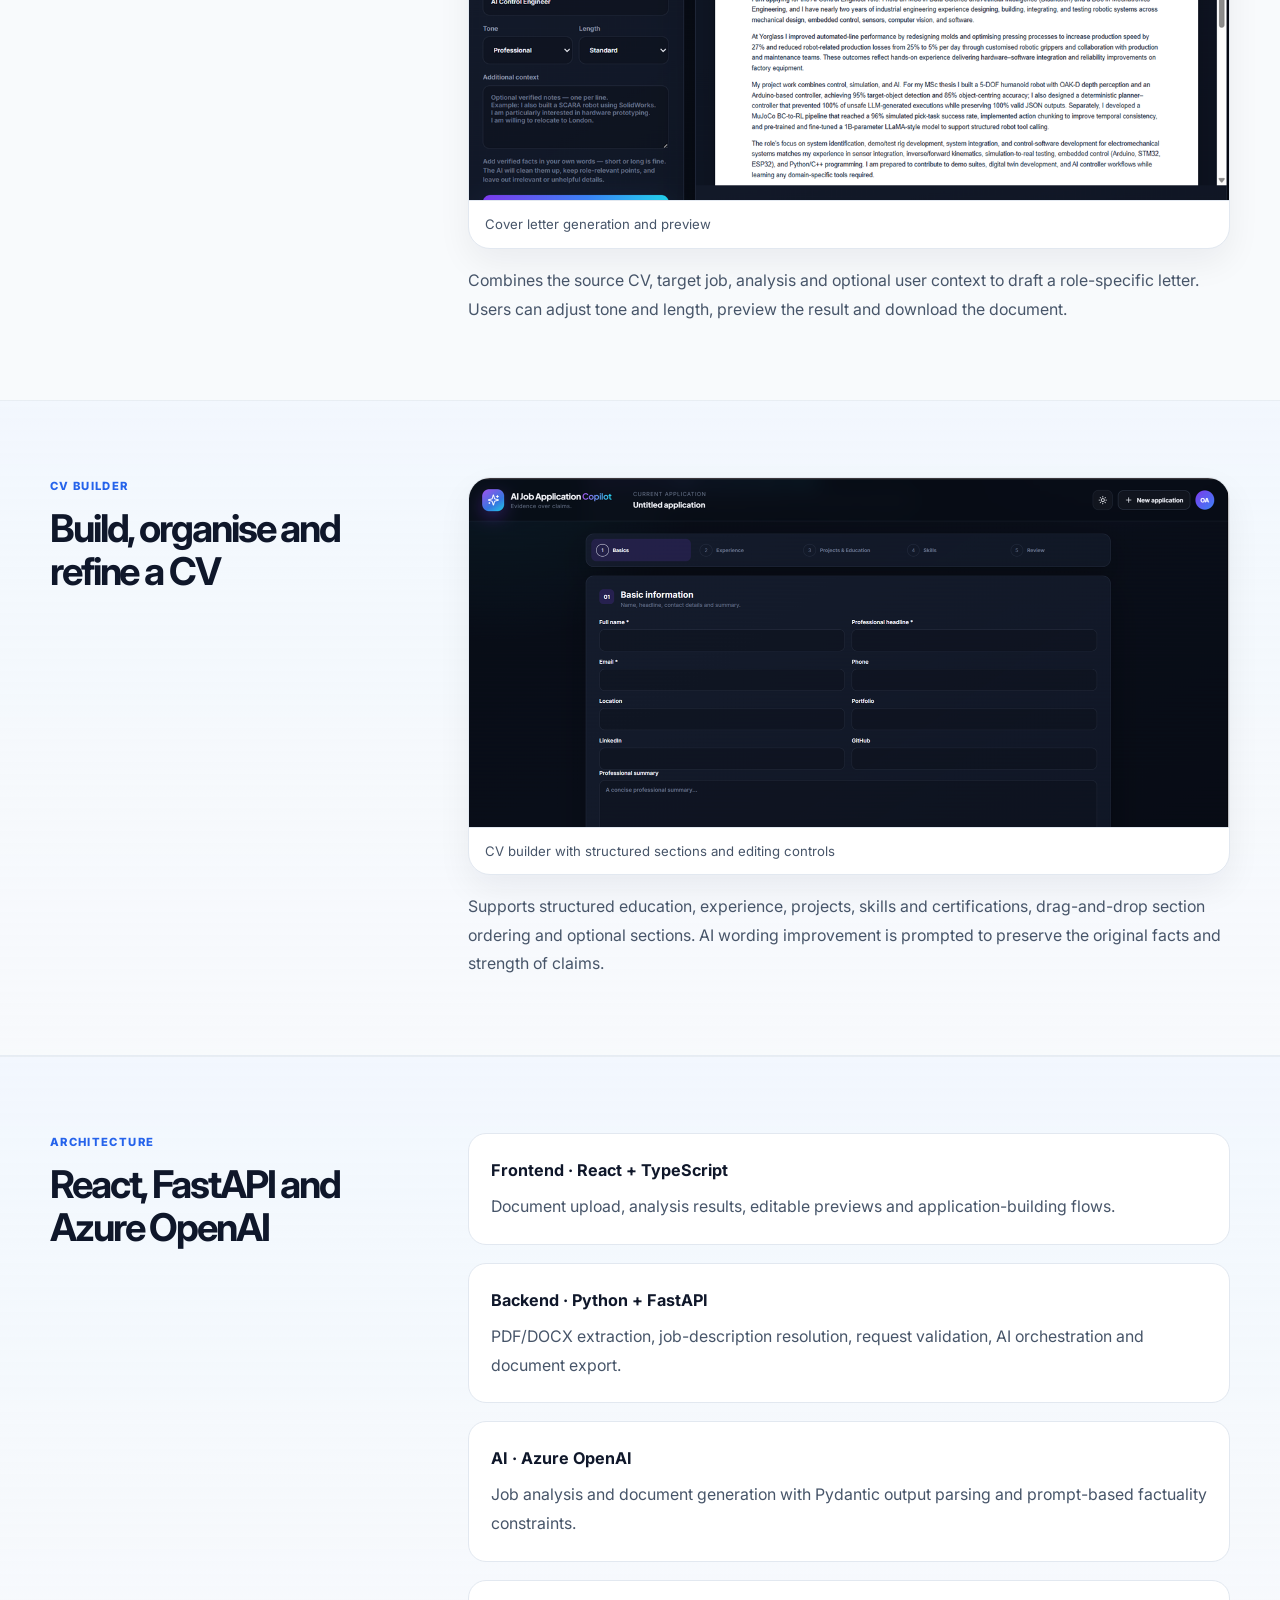
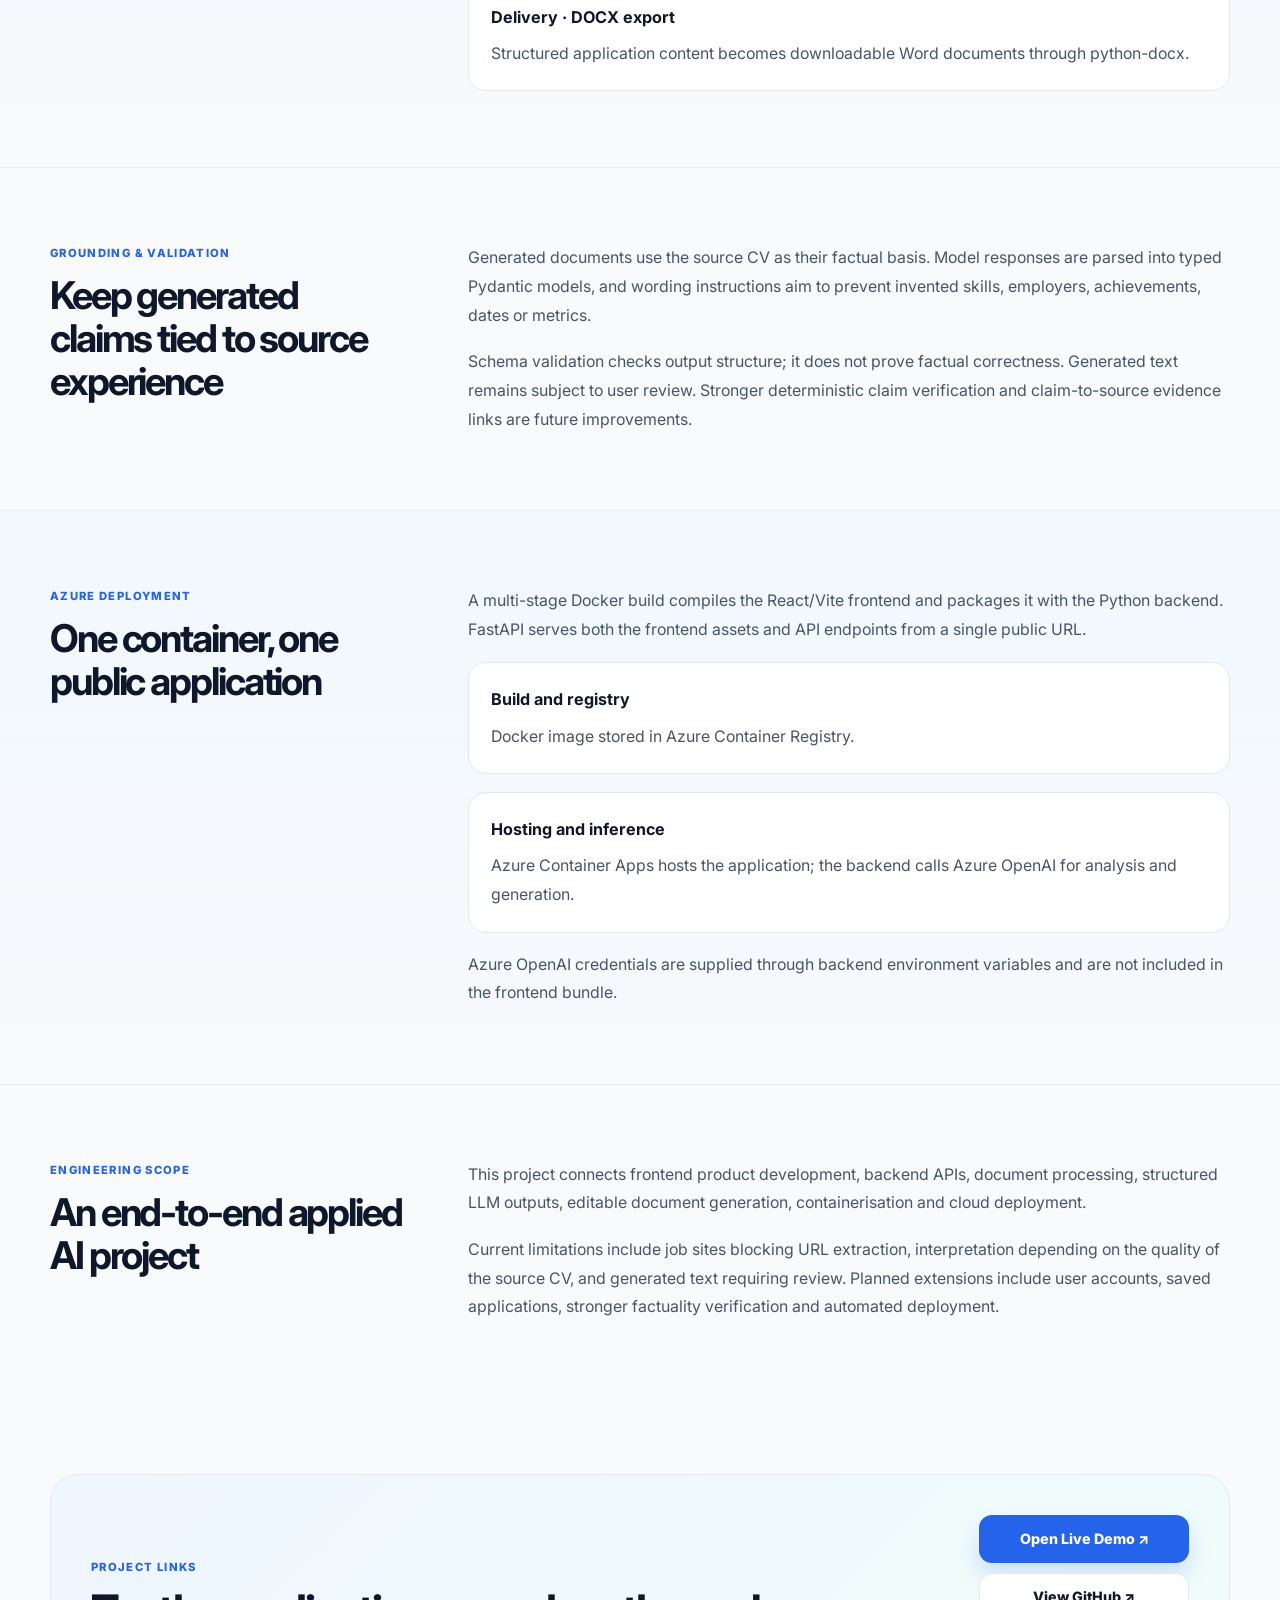
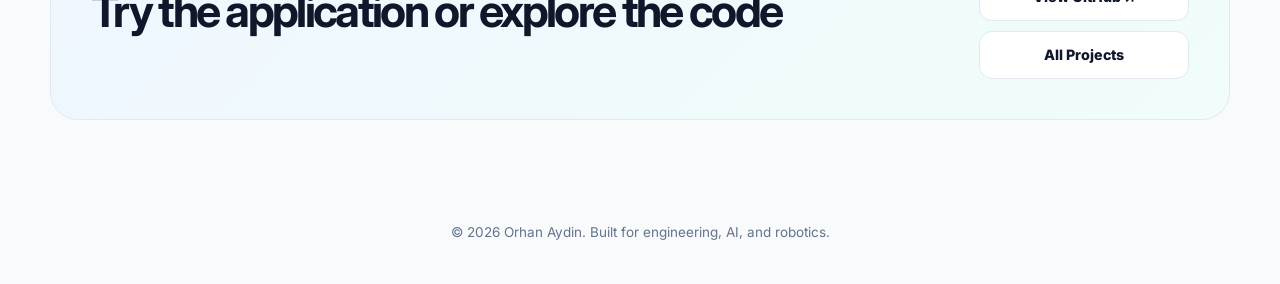
<file: projects/ai-job-application-copilot/index.html>
<!DOCTYPE html>
<html lang="en"><head><meta charset="utf-8"><meta name="viewport" content="width=device-width, initial-scale=1.0"><title>AI Job Application Copilot | Orhan Aydin</title><meta name="description" content="Full-stack generative AI application on Azure: CV analysis, evidence-backed job matching, tailored CVs, cover letters and DOCX export with React, FastAPI and Azure OpenAI."><link rel="stylesheet" href="../../style.css"><link rel="stylesheet" href="copilot.css"><link rel="preconnect" href="https://fonts.googleapis.com"><link rel="preconnect" href="https://fonts.gstatic.com" crossorigin><link href="https://fonts.googleapis.com/css2?family=Inter:wght@400;500;600;700;800&amp;display=swap" rel="stylesheet"></head><body><header class="site-header">
<nav class="navbar container">
<a class="logo" href="../../index.html"><span class="logo-mark">O</span><span>Orhan Aydin</span></a>
<div class="nav-links">
<a class="nav-link" href="../../about.html">About</a>
<a class="nav-link active" href="../../projects.html">Projects</a>
<a class="nav-link" href="../../index.html#certificates">Certificates</a>
<a class="nav-link" href="../../index.html#experience">Experience</a>
<a class="nav-link" href="../../index.html#contact">Contact</a>
<a class="nav-button" href="../../assets/Orhan-Aydin-CV.pdf" rel="noopener noreferrer" target="_blank">Download CV <span class="button-icon">↓</span></a>
</div>
</nav>
</header><main class="project-detail-page copilot-page">
<section class="project-detail-hero section"><div class="container project-detail-hero-grid"><div class="project-detail-hero-copy"><a class="project-back-link" href="../../projects.html">← Back to Projects</a><div class="project-detail-kicker-row"><span class="project-detail-kicker">Generative AI · Full-Stack · Azure</span><span class="project-year-badge">2026</span></div><h1>AI Job Application Copilot <span class="project-title-suffix">— Full-Stack Generative AI on Azure</span></h1><p class="project-detail-lead">An AI application that analyses CV-to-job fit and generates tailored CVs and cover letters, with evidence-backed matches, editable previews and Word document export.</p><div class="project-detail-actions"><a class="button button-primary" href="https://ai-job-copilot.lemonmeadow-e3bba0f9.francecentral.azurecontainerapps.io/" target="_blank" rel="noopener noreferrer">Open Live Demo ↗</a><a class="button button-secondary" href="https://github.com/orhanaydinn/ai-job-application-copilot" target="_blank" rel="noopener noreferrer">View GitHub Repository ↗</a></div><div class="tag-list project-detail-tags"><span>React</span><span>TypeScript</span><span>FastAPI</span><span>Azure OpenAI</span><span>Pydantic</span><span>Docker</span><span>Azure Container Apps</span></div></div><div class="project-detail-hero-media copilot-hero-media"><img src="assets/home.png" alt="AI Job Application Copilot home interface" fetchpriority="high"></div></div></section>
<section class="project-detail-section "><div class="container case-study-grid"><div class="case-study-aside"><p class="project-detail-section-label">Project Overview</p><h2>From an existing CV to a tailored application</h2></div><div class="project-detail-prose case-study-prose"><p>Job applications involve repeatedly comparing requirements, finding relevant experience and rewriting documents. I built a full-stack application that brings document extraction, job-fit analysis, CV tailoring and cover-letter generation into one workflow.</p><p>The application uses the candidate’s CV as its primary factual source, surfaces supporting evidence for matched skills and lets the user review and edit documents before exporting them.</p></div></div></section><section class="project-detail-section project-detail-soft-section"><div class="container case-study-grid"><div class="case-study-aside"><p class="project-detail-section-label">Product Demo</p><h2>Explore the complete application workflow</h2></div><div class="project-detail-prose case-study-prose"><video class="copilot-demo" controls playsinline preload="none" poster="assets/home.png" aria-label="AI Job Application Copilot walkthrough"><source src="assets/demo.mp4" type="video/mp4">Your browser does not support video. <a href="assets/demo.mp4">Download the walkthrough</a>.</video><p>Upload a CV, analyse a target role, review the matches and gaps, then prepare application documents.</p></div></div></section><section class="project-detail-section "><div class="container case-study-grid"><div class="case-study-aside"><p class="project-detail-section-label">Job Analysis</p><h2>Understand the match and the gaps</h2></div><div class="project-detail-prose case-study-prose"><figure class="project-detail-figure"><a href="assets/analysis.png" target="_blank" rel="noopener noreferrer" aria-label="Open full-size job analysis screenshot"><img src="assets/analysis.png" alt="Job-fit analysis with requirement scores, evidence and priority gaps" loading="lazy" decoding="async"></a><figcaption>Job-fit analysis with requirement scores, evidence and priority gaps</figcaption></figure><p>Compares required skills, preferred skills, experience, education and keywords. Evidence-backed matches and priority gaps make the result inspectable. Scores are heuristic indicators of fit, not hiring probabilities.</p></div></div></section><section class="project-detail-section project-detail-soft-section"><div class="container case-study-grid"><div class="case-study-aside"><p class="project-detail-section-label">CV Tailoring</p><h2>Turn relevant experience into a focused CV</h2></div><div class="project-detail-prose case-study-prose"><figure class="project-detail-figure"><a href="assets/ats-cv.png" target="_blank" rel="noopener noreferrer" aria-label="Open full-size cv tailoring screenshot"><img src="assets/ats-cv.png" alt="Tailored CV editor and ATS preview" loading="lazy" decoding="async"></a><figcaption>Tailored CV editor and ATS preview</figcaption></figure><p>Generates an ATS-focused CV from existing experience, with editable section titles, project and skill prioritisation, section reordering and DOCX export.</p></div></div></section><section class="project-detail-section "><div class="container case-study-grid"><div class="case-study-aside"><p class="project-detail-section-label">Cover Letters</p><h2>Prepare a letter for each role</h2></div><div class="project-detail-prose case-study-prose"><figure class="project-detail-figure"><a href="assets/cover-letter.png" target="_blank" rel="noopener noreferrer" aria-label="Open full-size cover letters screenshot"><img src="assets/cover-letter.png" alt="Cover letter generation and preview" loading="lazy" decoding="async"></a><figcaption>Cover letter generation and preview</figcaption></figure><p>Combines the source CV, target job, analysis and optional user context to draft a role-specific letter. Users can adjust tone and length, preview the result and download the document.</p></div></div></section><section class="project-detail-section project-detail-soft-section"><div class="container case-study-grid"><div class="case-study-aside"><p class="project-detail-section-label">CV Builder</p><h2>Build, organise and refine a CV</h2></div><div class="project-detail-prose case-study-prose"><figure class="project-detail-figure"><a href="assets/cv-builder.png" target="_blank" rel="noopener noreferrer" aria-label="Open full-size cv builder screenshot"><img src="assets/cv-builder.png" alt="CV builder with structured sections and editing controls" loading="lazy" decoding="async"></a><figcaption>CV builder with structured sections and editing controls</figcaption></figure><p>Supports structured education, experience, projects, skills and certifications, drag-and-drop section ordering and optional sections. AI wording improvement is prompted to preserve the original facts and strength of claims.</p></div></div></section><section class="project-detail-section project-detail-soft-section"><div class="container case-study-grid"><div class="case-study-aside"><p class="project-detail-section-label">Architecture</p><h2>React, FastAPI and Azure OpenAI</h2></div><div class="project-detail-prose case-study-prose"><div class="copilot-layer"><h3>Frontend · React + TypeScript</h3><p>Document upload, analysis results, editable previews and application-building flows.</p></div><div class="copilot-layer"><h3>Backend · Python + FastAPI</h3><p>PDF/DOCX extraction, job-description resolution, request validation, AI orchestration and document export.</p></div><div class="copilot-layer"><h3>AI · Azure OpenAI</h3><p>Job analysis and document generation with Pydantic output parsing and prompt-based factuality constraints.</p></div><div class="copilot-layer"><h3>Delivery · DOCX export</h3><p>Structured application content becomes downloadable Word documents through python-docx.</p></div></div></div></section><section class="project-detail-section "><div class="container case-study-grid"><div class="case-study-aside"><p class="project-detail-section-label">Grounding & Validation</p><h2>Keep generated claims tied to source experience</h2></div><div class="project-detail-prose case-study-prose"><p>Generated documents use the source CV as their factual basis. Model responses are parsed into typed Pydantic models, and wording instructions aim to prevent invented skills, employers, achievements, dates or metrics.</p><p>Schema validation checks output structure; it does not prove factual correctness. Generated text remains subject to user review. Stronger deterministic claim verification and claim-to-source evidence links are future improvements.</p></div></div></section><section class="project-detail-section project-detail-soft-section"><div class="container case-study-grid"><div class="case-study-aside"><p class="project-detail-section-label">Azure Deployment</p><h2>One container, one public application</h2></div><div class="project-detail-prose case-study-prose"><p>A multi-stage Docker build compiles the React/Vite frontend and packages it with the Python backend. FastAPI serves both the frontend assets and API endpoints from a single public URL.</p><div class="copilot-layer"><h3>Build and registry</h3><p>Docker image stored in Azure Container Registry.</p></div><div class="copilot-layer"><h3>Hosting and inference</h3><p>Azure Container Apps hosts the application; the backend calls Azure OpenAI for analysis and generation.</p></div><p>Azure OpenAI credentials are supplied through backend environment variables and are not included in the frontend bundle.</p></div></div></section><section class="project-detail-section "><div class="container case-study-grid"><div class="case-study-aside"><p class="project-detail-section-label">Engineering Scope</p><h2>An end-to-end applied AI project</h2></div><div class="project-detail-prose case-study-prose"><p>This project connects frontend product development, backend APIs, document processing, structured LLM outputs, editable document generation, containerisation and cloud deployment.</p><p>Current limitations include job sites blocking URL extraction, interpretation depending on the quality of the source CV, and generated text requiring review. Planned extensions include user accounts, saved applications, stronger factuality verification and automated deployment.</p></div></div></section>
<section class="project-detail-section"><div class="container project-detail-final-card"><div><p class="project-detail-section-label">Project Links</p><h2>Try the application or explore the code</h2></div><div class="project-detail-final-actions"><a class="button button-primary" href="https://ai-job-copilot.lemonmeadow-e3bba0f9.francecentral.azurecontainerapps.io/" target="_blank" rel="noopener noreferrer">Open Live Demo ↗</a><a class="button button-secondary" href="https://github.com/orhanaydinn/ai-job-application-copilot" target="_blank" rel="noopener noreferrer">View GitHub ↗</a><a class="button button-secondary" href="../../projects.html">All Projects</a></div></div></section></main><footer class="footer">© 2026 Orhan Aydin. Built for engineering, AI, and robotics.</footer><script src="../../script.js"></script></body></html>
</file>
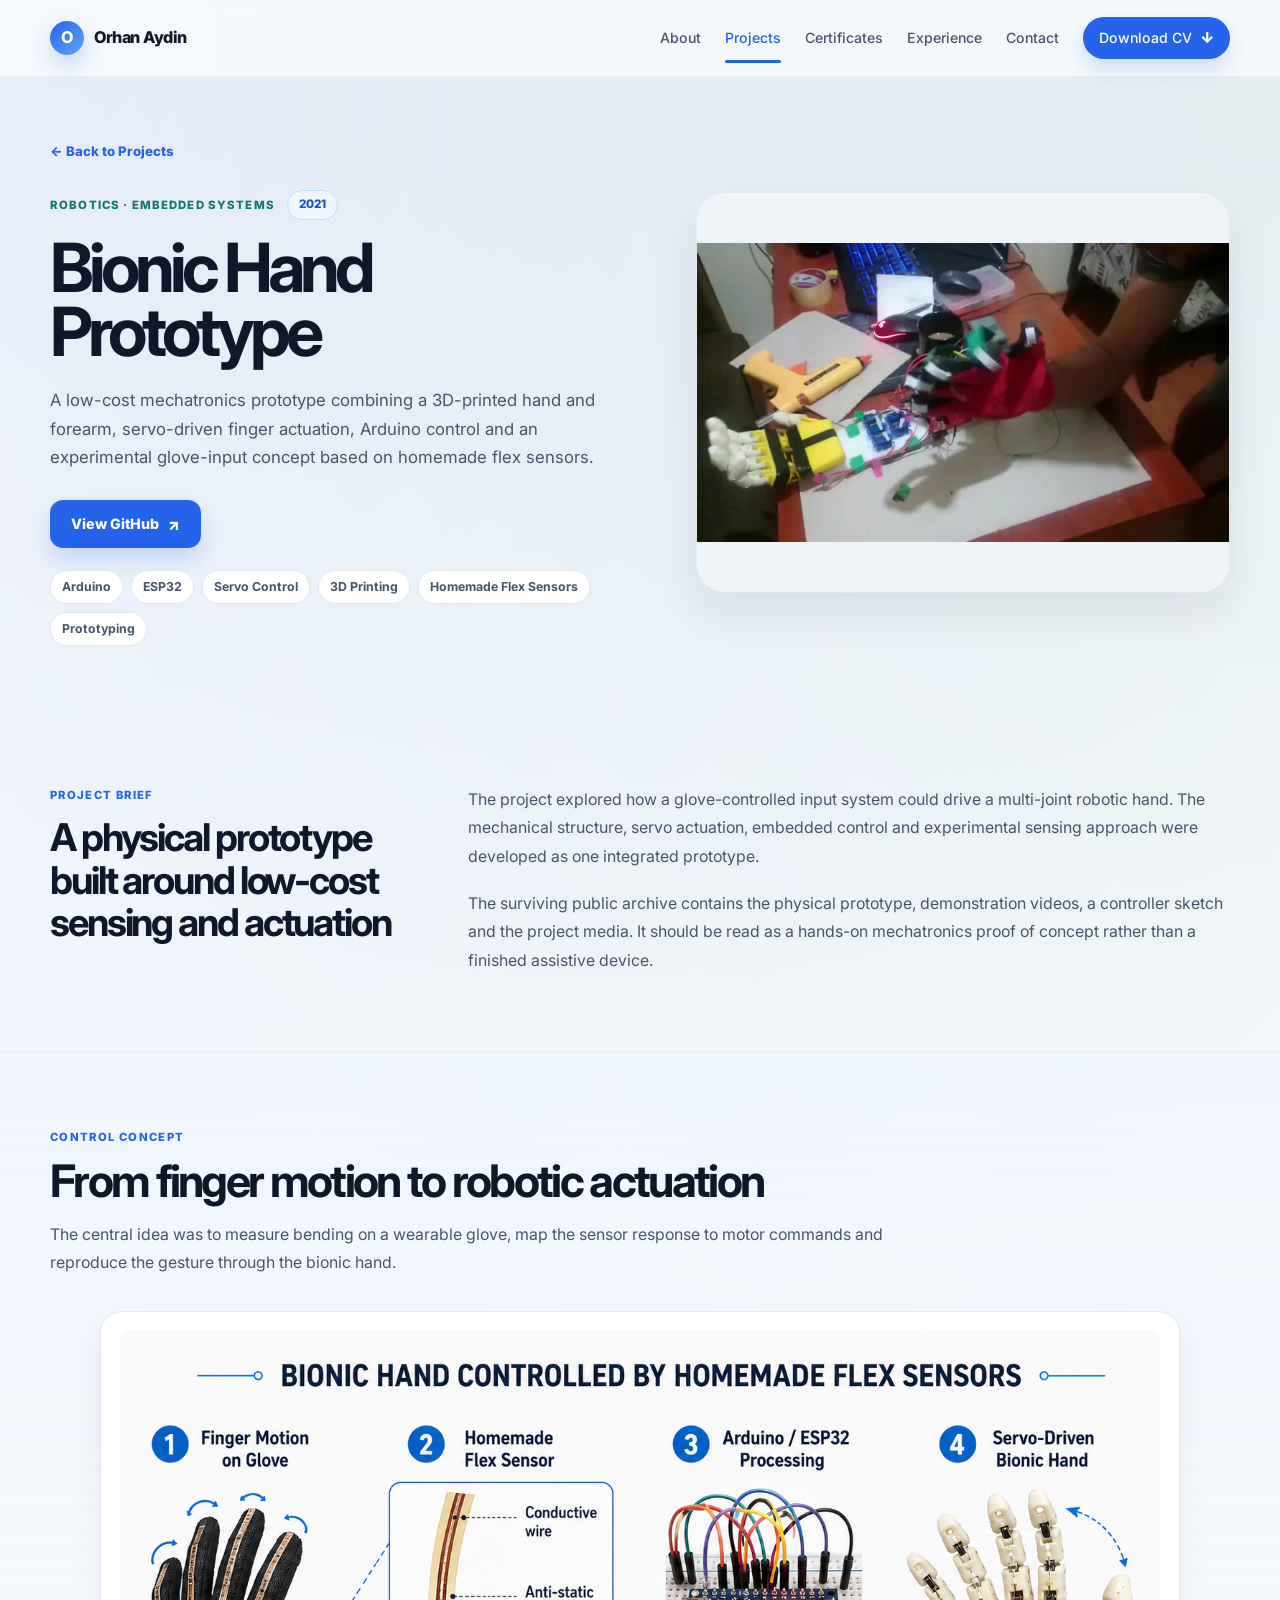
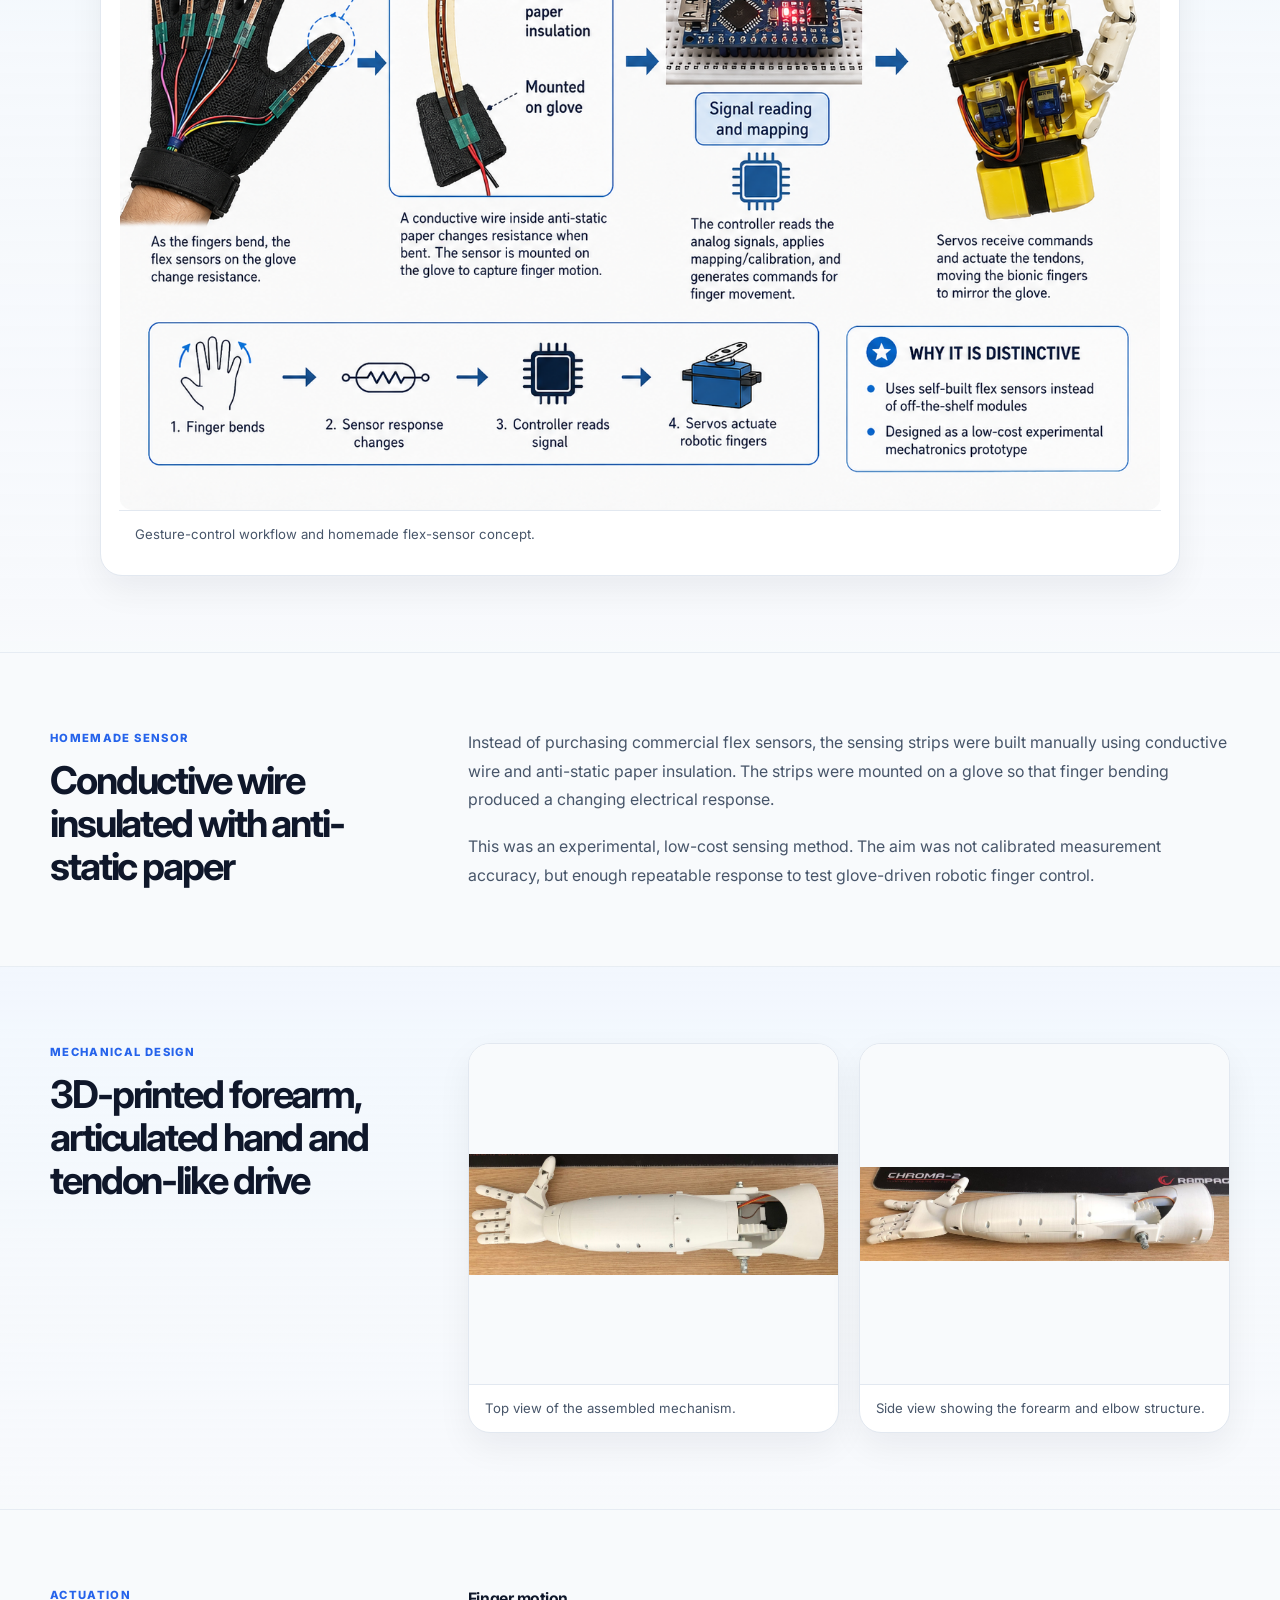
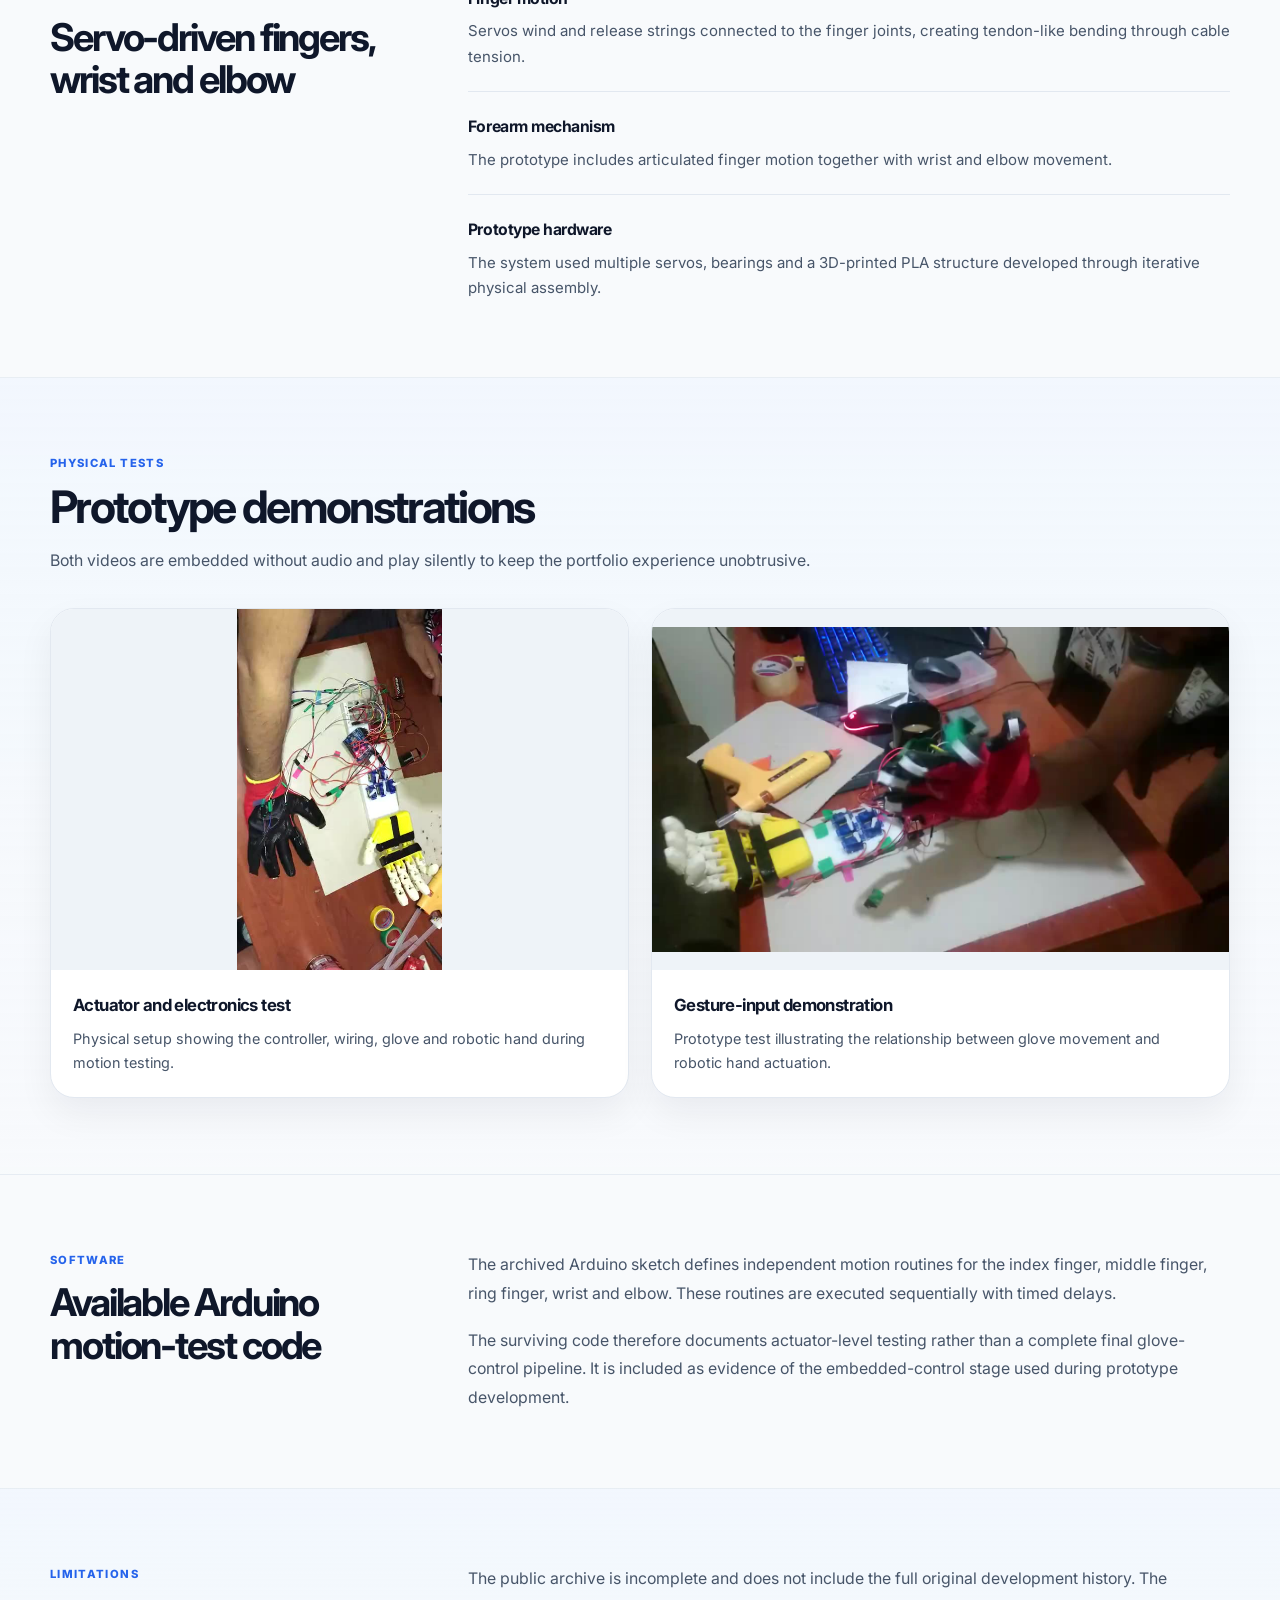
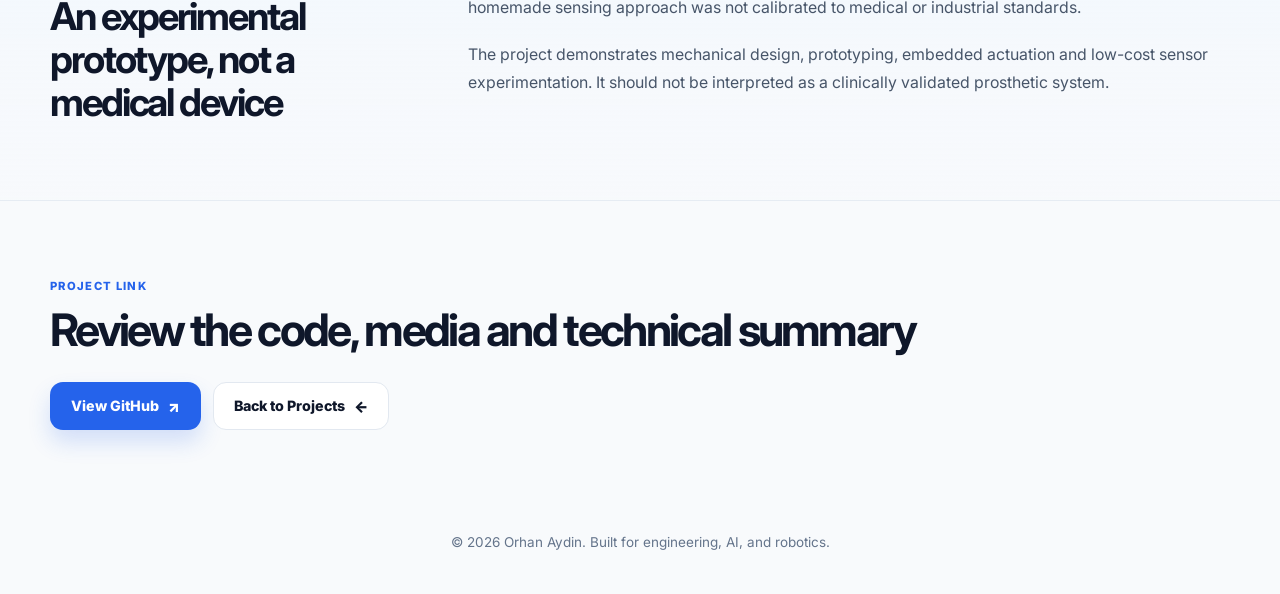
<file: projects/bionic-hand/index.html>
<!DOCTYPE html>

<html lang="en">
<head>
<meta charset="utf-8"/>
<meta content="width=device-width, initial-scale=1.0" name="viewport"/>
<title>Bionic Hand Prototype | Orhan Aydin</title>
<meta content="A low-cost bionic hand prototype with servo-driven actuation, 3D-printed mechanics, Arduino control and homemade flex sensors." name="description"/>
<link href="../../style.css" rel="stylesheet"/>
<link href="https://fonts.googleapis.com" rel="preconnect"/>
<link crossorigin="" href="https://fonts.gstatic.com" rel="preconnect"/>
<link href="https://fonts.googleapis.com/css2?family=Inter:wght@400;500;600;700;800&amp;display=swap" rel="stylesheet"/>
</head>
<body>
<header class="site-header">
<nav class="navbar container">
<a class="logo" href="../../index.html"><span class="logo-mark">O</span><span>Orhan Aydin</span></a>
<div class="nav-links">
<a class="nav-link" href="../../about.html">About</a>
<a class="nav-link active" href="../../projects.html">Projects</a>
<a class="nav-link" href="../../index.html#certificates">Certificates</a>
<a class="nav-link" href="../../index.html#experience">Experience</a>
<a class="nav-link" href="../../index.html#contact">Contact</a>
<a class="nav-button" href="../../assets/Orhan-Aydin-CV.pdf" rel="noopener noreferrer" target="_blank">Download CV <span class="button-icon">↓</span></a>
</div>
</nav>
</header>
<main class="project-detail-page bionic-hand-detail-page">
<section class="project-detail-hero section">
<div class="container project-detail-hero-grid">
<div class="project-detail-hero-copy">
<a class="project-back-link" href="../../projects.html">← Back to Projects</a>
<div class="project-detail-kicker-row">
<span class="project-detail-kicker">Robotics · Embedded Systems</span>
<span class="project-year-badge">2021</span>
</div>
<h1>Bionic Hand Prototype</h1>
<p class="project-detail-lead">A low-cost mechatronics prototype combining a 3D-printed hand and forearm, servo-driven finger actuation, Arduino control and an experimental glove-input concept based on homemade flex sensors.</p>
<div class="project-detail-actions">
<a class="button button-primary" href="https://github.com/orhanaydinn/bionic-hand-prototype/tree/main" rel="noopener noreferrer" target="_blank">View GitHub <span class="button-icon">↗</span></a>
</div>
<div class="tag-list project-detail-tags">
<span>Arduino</span><span>ESP32</span><span>Servo Control</span><span>3D Printing</span><span>Homemade Flex Sensors</span><span>Prototyping</span>
</div>
</div>
<div class="project-detail-hero-media bionic-hero-media">
<video aria-label="Bionic hand prototype test demonstration" autoplay="" loop="" muted="" playsinline="" poster="assets/bionic-hand-demo-2-poster.jpg" preload="metadata">
<source src="assets/bionic-hand-demo-2.mp4" type="video/mp4"/>
            Your browser does not support the video tag.
          </video>
</div>
</div>
</section>
<section class="project-detail-section">
<div class="container case-study-grid">
<div class="case-study-aside">
<p class="project-detail-section-label">Project Brief</p>
<h2>A physical prototype built around low-cost sensing and actuation</h2>
</div>
<div class="project-detail-prose case-study-prose">
<p>The project explored how a glove-controlled input system could drive a multi-joint robotic hand. The mechanical structure, servo actuation, embedded control and experimental sensing approach were developed as one integrated prototype.</p>
<p>The surviving public archive contains the physical prototype, demonstration videos, a controller sketch and the project media. It should be read as a hands-on mechatronics proof of concept rather than a finished assistive device.</p>
</div>
</div>
</section>
<section class="project-detail-section project-detail-soft-section">
<div class="container">
<div class="project-detail-heading">
<p class="project-detail-section-label">Control Concept</p>
<h2>From finger motion to robotic actuation</h2>
<p>The central idea was to measure bending on a wearable glove, map the sensor response to motor commands and reproduce the gesture through the bionic hand.</p>
</div>
<figure class="project-detail-figure bionic-workflow-figure">
<img alt="Workflow diagram showing glove motion, homemade flex sensors, controller processing and servo-driven bionic hand actuation" loading="lazy" src="assets/bionic-hand-workflow-diagram.png"/>
<figcaption>Gesture-control workflow and homemade flex-sensor concept.</figcaption>
</figure>
</div>
</section>
<section class="project-detail-section">
<div class="container case-study-grid">
<div class="case-study-aside">
<p class="project-detail-section-label">Homemade Sensor</p>
<h2>Conductive wire insulated with anti-static paper</h2>
</div>
<div class="project-detail-prose case-study-prose">
<p>Instead of purchasing commercial flex sensors, the sensing strips were built manually using conductive wire and anti-static paper insulation. The strips were mounted on a glove so that finger bending produced a changing electrical response.</p>
<p>This was an experimental, low-cost sensing method. The aim was not calibrated measurement accuracy, but enough repeatable response to test glove-driven robotic finger control.</p>
</div>
</div>
</section>
<section class="project-detail-section project-detail-soft-section">
<div class="container case-study-grid">
<div class="case-study-aside">
<p class="project-detail-section-label">Mechanical Design</p>
<h2>3D-printed forearm, articulated hand and tendon-like drive</h2>
</div>
<div class="bionic-media-stack">
<div class="bionic-two-column-media">
<figure class="project-detail-figure">
<img alt="Top view of the bionic hand prototype" loading="lazy" src="assets/bionic-hand-top-view.jpg"/>
<figcaption>Top view of the assembled mechanism.</figcaption>
</figure>
<figure class="project-detail-figure">
<img alt="Side view of the bionic hand prototype" loading="lazy" src="assets/bionic-hand-side-view.jpg"/>
<figcaption>Side view showing the forearm and elbow structure.</figcaption>
</figure>
</div>
</div>
</div>
</section>
<section class="project-detail-section">
<div class="container case-study-grid">
<div class="case-study-aside">
<p class="project-detail-section-label">Actuation</p>
<h2>Servo-driven fingers, wrist and elbow</h2>
</div>
<div class="case-study-findings">
<article><h3>Finger motion</h3><p>Servos wind and release strings connected to the finger joints, creating tendon-like bending through cable tension.</p></article>
<article><h3>Forearm mechanism</h3><p>The prototype includes articulated finger motion together with wrist and elbow movement.</p></article>
<article><h3>Prototype hardware</h3><p>The system used multiple servos, bearings and a 3D-printed PLA structure developed through iterative physical assembly.</p></article>
</div>
</div>
</section>
<section class="project-detail-section project-detail-soft-section">
<div class="container">
<div class="project-detail-heading">
<p class="project-detail-section-label">Physical Tests</p>
<h2>Prototype demonstrations</h2>
<p>Both videos are embedded without audio and play silently to keep the portfolio experience unobtrusive.</p>
</div>
<div class="bionic-demo-grid">
<article class="bionic-demo-card">
<div class="bionic-demo-media">
<video aria-label="Bionic hand electronics and movement test" autoplay="" loop="" muted="" playsinline="" poster="assets/bionic-hand-demo-1-poster.jpg" preload="metadata">
<source src="assets/bionic-hand-demo-1.mp4" type="video/mp4"/>
                Your browser does not support the video tag.
              </video>
</div>
<div class="bionic-demo-copy"><h3>Actuator and electronics test</h3><p>Physical setup showing the controller, wiring, glove and robotic hand during motion testing.</p></div>
</article>
<article class="bionic-demo-card">
<div class="bionic-demo-media">
<video aria-label="Bionic hand glove-control demonstration" autoplay="" loop="" muted="" playsinline="" poster="assets/bionic-hand-demo-2-poster.jpg" preload="metadata">
<source src="assets/bionic-hand-demo-2.mp4" type="video/mp4"/>
                Your browser does not support the video tag.
              </video>
</div>
<div class="bionic-demo-copy"><h3>Gesture-input demonstration</h3><p>Prototype test illustrating the relationship between glove movement and robotic hand actuation.</p></div>
</article>
</div>
</div>
</section>
<section class="project-detail-section">
<div class="container case-study-grid">
<div class="case-study-aside">
<p class="project-detail-section-label">Software</p>
<h2>Available Arduino motion-test code</h2>
</div>
<div class="project-detail-prose case-study-prose">
<p>The archived Arduino sketch defines independent motion routines for the index finger, middle finger, ring finger, wrist and elbow. These routines are executed sequentially with timed delays.</p>
<p>The surviving code therefore documents actuator-level testing rather than a complete final glove-control pipeline. It is included as evidence of the embedded-control stage used during prototype development.</p>
</div>
</div>
</section>
<section class="project-detail-section project-detail-soft-section">
<div class="container case-study-grid">
<div class="case-study-aside">
<p class="project-detail-section-label">Limitations</p>
<h2>An experimental prototype, not a medical device</h2>
</div>
<div class="project-detail-prose case-study-prose">
<p>The public archive is incomplete and does not include the full original development history. The homemade sensing approach was not calibrated to medical or industrial standards.</p>
<p>The project demonstrates mechanical design, prototyping, embedded actuation and low-cost sensor experimentation. It should not be interpreted as a clinically validated prosthetic system.</p>
</div>
</div>
</section>
<section class="project-detail-section">
<div class="container project-detail-cta">
<div>
<p class="project-detail-section-label">Project Link</p>
<h2>Review the code, media and technical summary</h2>
</div>
<div class="project-detail-actions">
<a class="button button-primary" href="https://github.com/orhanaydinn/bionic-hand-prototype/tree/main" rel="noopener noreferrer" target="_blank">View GitHub <span class="button-icon">↗</span></a>
<a class="button button-secondary" href="../../projects.html">Back to Projects <span class="button-icon">←</span></a>
</div>
</div>
</section>
</main>
<footer class="footer">© 2026 Orhan Aydin. Built for engineering, AI, and robotics.</footer>
</body>
</html>
</file>
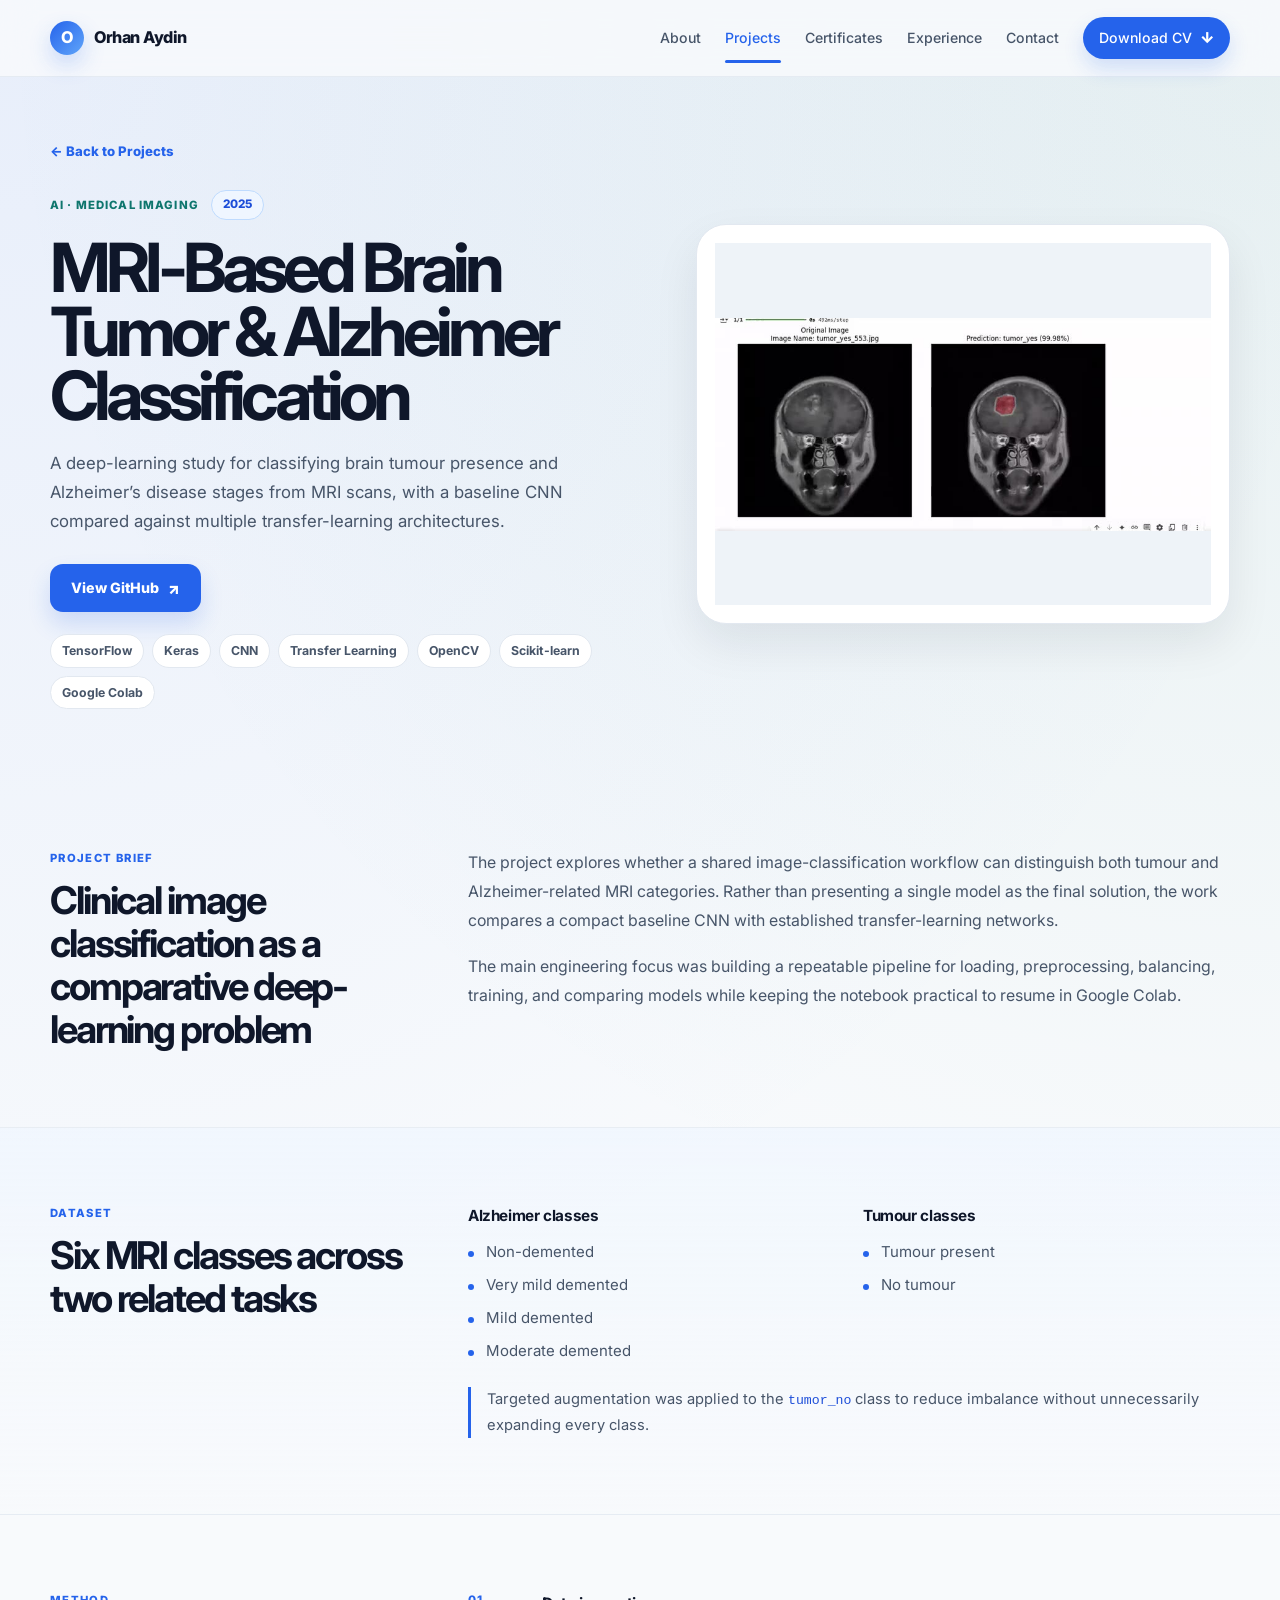
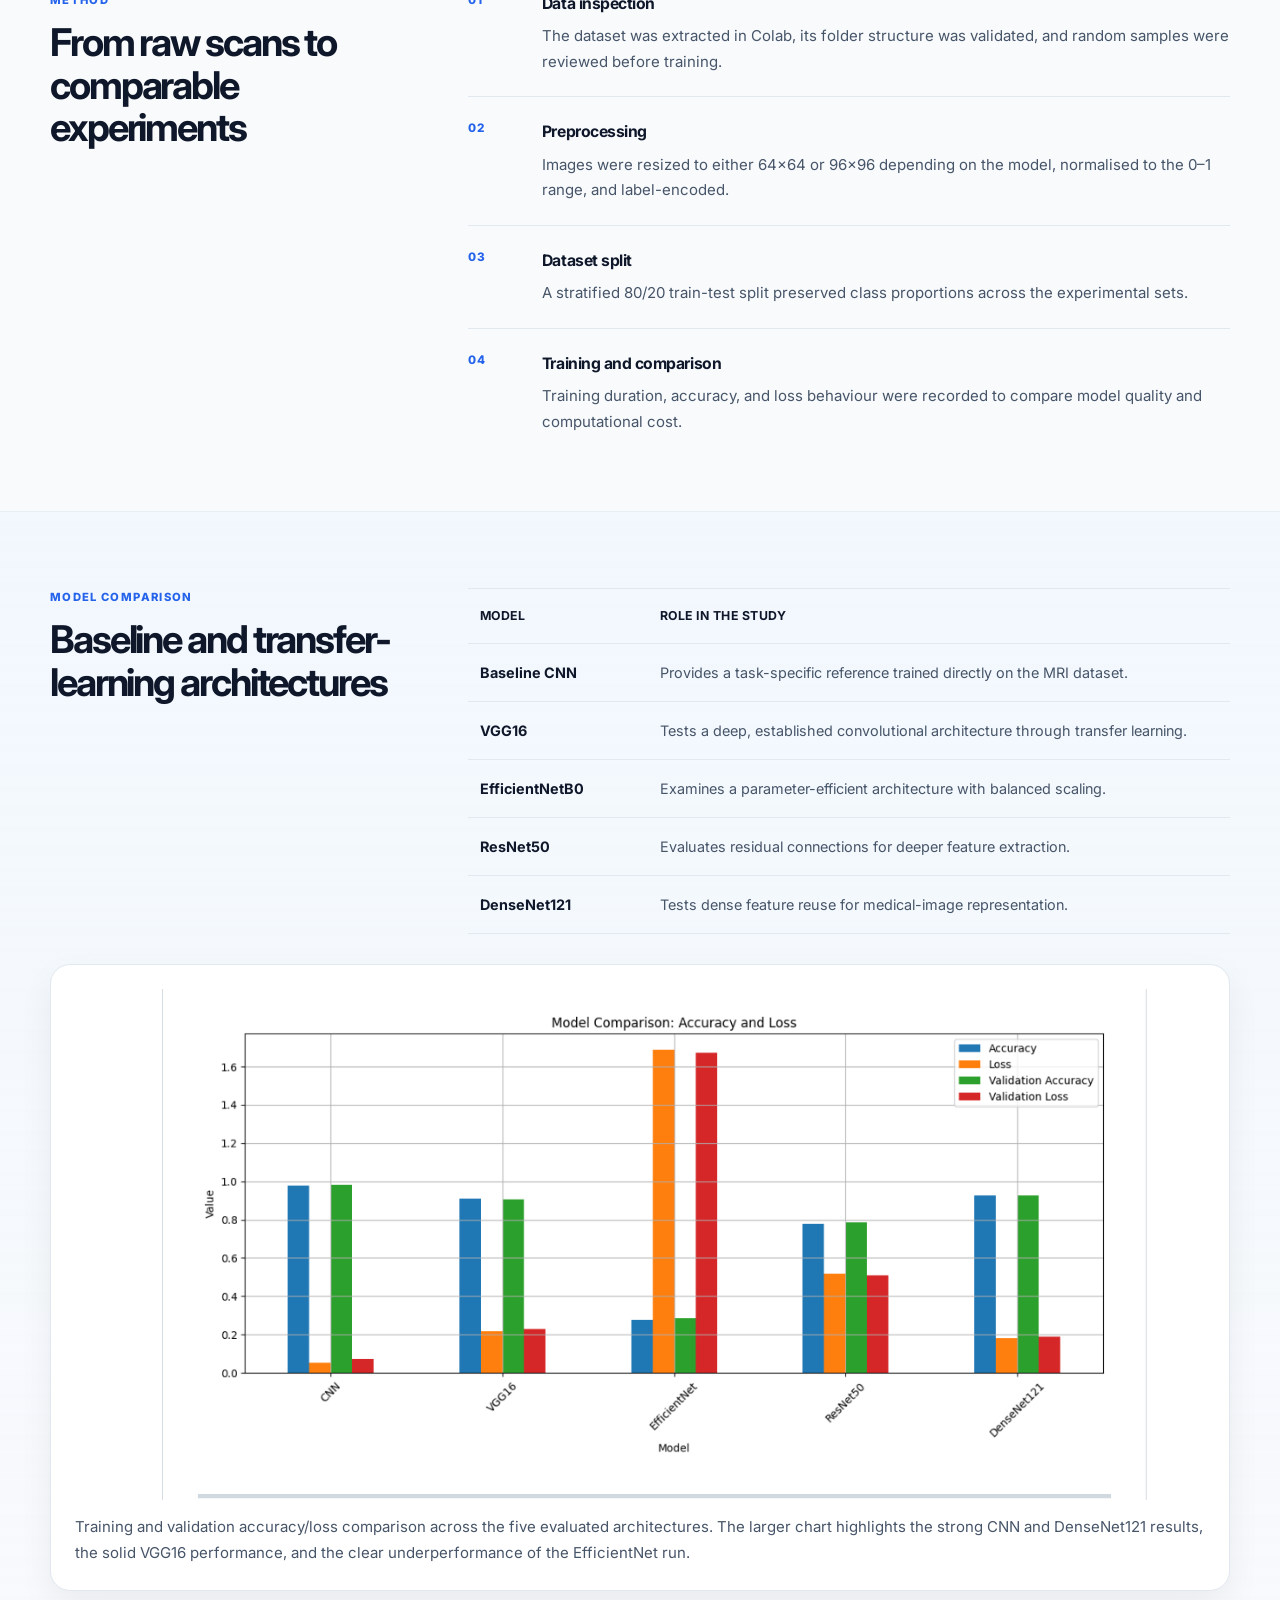
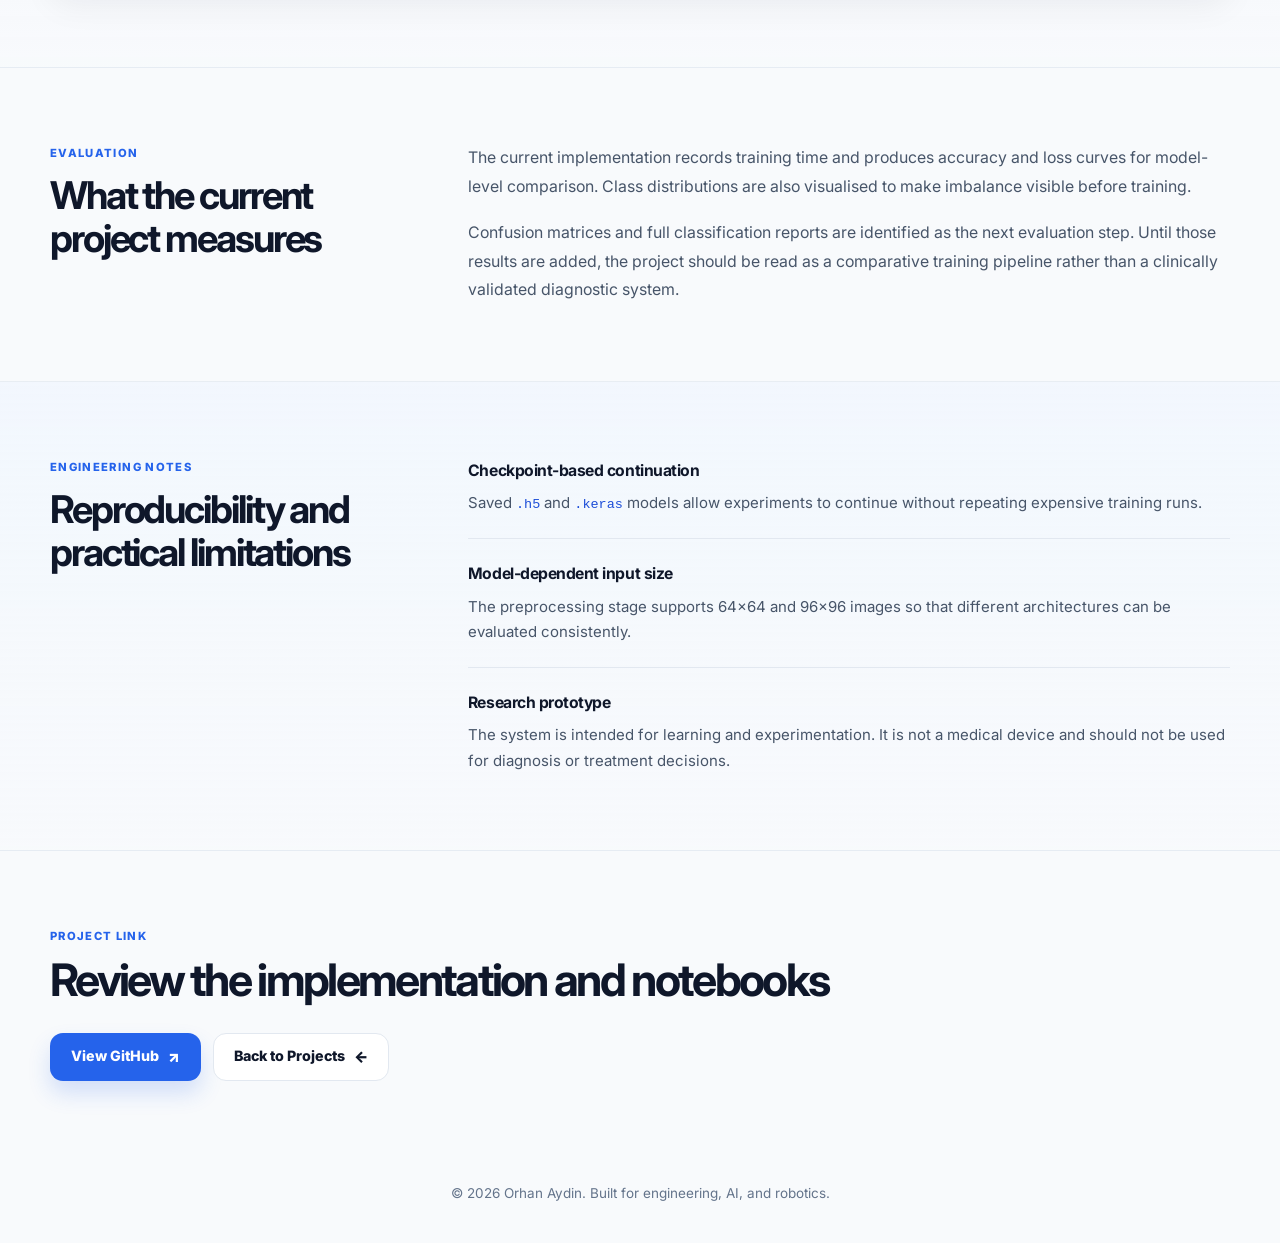
<file: projects/brain-mri/index.html>
<!DOCTYPE html>

<html lang="en">
<head>
<meta charset="utf-8"/>
<meta content="width=device-width, initial-scale=1.0" name="viewport"/>
<title>MRI-Based Brain Tumor &amp; Alzheimer Classification | Orhan Aydin</title>
<meta content="A deep-learning case study comparing CNN and transfer-learning models for brain tumour and Alzheimer stage classification from MRI images." name="description"/>
<link href="../../style.css" rel="stylesheet"/>
<link href="https://fonts.googleapis.com" rel="preconnect"/>
<link crossorigin="" href="https://fonts.gstatic.com" rel="preconnect"/>
<link href="https://fonts.googleapis.com/css2?family=Inter:wght@400;500;600;700;800&amp;display=swap" rel="stylesheet"/>
</head>
<body>
<header class="site-header">
<nav class="navbar container">
<a class="logo" href="../../index.html"><span class="logo-mark">O</span><span>Orhan Aydin</span></a>
<div class="nav-links">
<a class="nav-link" href="../../about.html">About</a>
<a class="nav-link active" href="../../projects.html">Projects</a>
<a class="nav-link" href="../../index.html#certificates">Certificates</a>
<a class="nav-link" href="../../index.html#experience">Experience</a>
<a class="nav-link" href="../../index.html#contact">Contact</a>
<a class="nav-button" href="../../assets/Orhan-Aydin-CV.pdf" rel="noopener noreferrer" target="_blank">Download CV <span class="button-icon">↓</span></a>
</div>
</nav>
</header>
<main class="project-detail-page brain-mri-detail-page">
<section class="project-detail-hero section">
<div class="container project-detail-hero-grid">
<div class="project-detail-hero-copy">
<a class="project-back-link" href="../../projects.html">← Back to Projects</a>
<div class="project-detail-kicker-row">
<span class="project-detail-kicker">AI · Medical Imaging</span>
<span class="project-year-badge">2025</span>
</div>
<h1>MRI-Based Brain Tumor &amp; Alzheimer Classification</h1>
<p class="project-detail-lead">A deep-learning study for classifying brain tumour presence and Alzheimer’s disease stages from MRI scans, with a baseline CNN compared against multiple transfer-learning architectures.</p>
<div class="project-detail-actions">
<a class="button button-primary" href="https://github.com/orhanaydinn/brainTumor_Alzheimer_Prediction" rel="noopener noreferrer" target="_blank">View GitHub <span class="button-icon">↗</span></a>
</div>
<div class="tag-list project-detail-tags">
<span>TensorFlow</span><span>Keras</span><span>CNN</span><span>Transfer Learning</span><span>OpenCV</span><span>Scikit-learn</span><span>Google Colab</span>
</div>
</div>
<div class="project-detail-hero-media brain-mri-hero-media">
<video aria-label="MRI classification workflow for brain tumour and Alzheimer disease stages" autoplay="" loop="" muted="" playsinline="" poster="../../assets/brain-mri-poster.jpg" preload="metadata"><source src="../../assets/brain-mri.mp4" type="video/mp4"/>Your browser does not support the video tag.</video>
</div>
</div>
</section>
<section class="project-detail-section">
<div class="container case-study-grid">
<div class="case-study-aside">
<p class="project-detail-section-label">Project Brief</p>
<h2>Clinical image classification as a comparative deep-learning problem</h2>
</div>
<div class="project-detail-prose case-study-prose">
<p>The project explores whether a shared image-classification workflow can distinguish both tumour and Alzheimer-related MRI categories. Rather than presenting a single model as the final solution, the work compares a compact baseline CNN with established transfer-learning networks.</p>
<p>The main engineering focus was building a repeatable pipeline for loading, preprocessing, balancing, training, and comparing models while keeping the notebook practical to resume in Google Colab.</p>
</div>
</div>
</section>
<section class="project-detail-section project-detail-soft-section">
<div class="container case-study-grid">
<div class="case-study-aside">
<p class="project-detail-section-label">Dataset</p>
<h2>Six MRI classes across two related tasks</h2>
</div>
<div>
<div class="brain-class-columns">
<div>
<h3>Alzheimer classes</h3>
<ul class="case-study-list">
<li>Non-demented</li>
<li>Very mild demented</li>
<li>Mild demented</li>
<li>Moderate demented</li>
</ul>
</div>
<div>
<h3>Tumour classes</h3>
<ul class="case-study-list">
<li>Tumour present</li>
<li>No tumour</li>
</ul>
</div>
</div>
<p class="case-study-note">Targeted augmentation was applied to the <code>tumor_no</code> class to reduce imbalance without unnecessarily expanding every class.</p>
</div>
</div>
</section>
<section class="project-detail-section">
<div class="container case-study-grid">
<div class="case-study-aside">
<p class="project-detail-section-label">Method</p>
<h2>From raw scans to comparable experiments</h2>
</div>
<div class="case-study-steps">
<article><span>01</span><div><h3>Data inspection</h3><p>The dataset was extracted in Colab, its folder structure was validated, and random samples were reviewed before training.</p></div></article>
<article><span>02</span><div><h3>Preprocessing</h3><p>Images were resized to either 64×64 or 96×96 depending on the model, normalised to the 0–1 range, and label-encoded.</p></div></article>
<article><span>03</span><div><h3>Dataset split</h3><p>A stratified 80/20 train-test split preserved class proportions across the experimental sets.</p></div></article>
<article><span>04</span><div><h3>Training and comparison</h3><p>Training duration, accuracy, and loss behaviour were recorded to compare model quality and computational cost.</p></div></article>
</div>
</div>
</section>
<section class="project-detail-section project-detail-soft-section brain-mri-comparison-section">
<div class="container">
<div class="case-study-grid">
<div class="case-study-aside">
<p class="project-detail-section-label">Model Comparison</p>
<h2>Baseline and transfer-learning architectures</h2>
</div>
<div>
<div class="model-comparison-table-wrap">
<table class="model-comparison-table">
<thead><tr><th>Model</th><th>Role in the study</th></tr></thead>
<tbody>
<tr><td>Baseline CNN</td><td>Provides a task-specific reference trained directly on the MRI dataset.</td></tr>
<tr><td>VGG16</td><td>Tests a deep, established convolutional architecture through transfer learning.</td></tr>
<tr><td>EfficientNetB0</td><td>Examines a parameter-efficient architecture with balanced scaling.</td></tr>
<tr><td>ResNet50</td><td>Evaluates residual connections for deeper feature extraction.</td></tr>
<tr><td>DenseNet121</td><td>Tests dense feature reuse for medical-image representation.</td></tr>
</tbody>
</table>
</div>
</div>
</div>
<figure class="case-study-figure model-comparison-figure model-comparison-figure-wide">
<img alt="Bar chart comparing training accuracy, training loss, validation accuracy, and validation loss across CNN, VGG16, EfficientNet, ResNet50, and DenseNet121" loading="lazy" src="assets/model-comparison.png"/>
<figcaption>
            Training and validation accuracy/loss comparison across the five evaluated architectures. The larger chart highlights the strong CNN and DenseNet121 results, the solid VGG16 performance, and the clear underperformance of the EfficientNet run.
          </figcaption>
</figure>
</div>
</section>
<section class="project-detail-section">
<div class="container case-study-grid">
<div class="case-study-aside">
<p class="project-detail-section-label">Evaluation</p>
<h2>What the current project measures</h2>
</div>
<div class="project-detail-prose case-study-prose">
<p>The current implementation records training time and produces accuracy and loss curves for model-level comparison. Class distributions are also visualised to make imbalance visible before training.</p>
<p>Confusion matrices and full classification reports are identified as the next evaluation step. Until those results are added, the project should be read as a comparative training pipeline rather than a clinically validated diagnostic system.</p>
</div>
</div>
</section>
<section class="project-detail-section project-detail-soft-section">
<div class="container case-study-grid">
<div class="case-study-aside">
<p class="project-detail-section-label">Engineering Notes</p>
<h2>Reproducibility and practical limitations</h2>
</div>
<div class="case-study-findings">
<article><h3>Checkpoint-based continuation</h3><p>Saved <code>.h5</code> and <code>.keras</code> models allow experiments to continue without repeating expensive training runs.</p></article>
<article><h3>Model-dependent input size</h3><p>The preprocessing stage supports 64×64 and 96×96 images so that different architectures can be evaluated consistently.</p></article>
<article><h3>Research prototype</h3><p>The system is intended for learning and experimentation. It is not a medical device and should not be used for diagnosis or treatment decisions.</p></article>
</div>
</div>
</section>
<section class="project-detail-section">
<div class="container project-detail-cta">
<div>
<p class="project-detail-section-label">Project Link</p>
<h2>Review the implementation and notebooks</h2>
</div>
<div class="project-detail-actions">
<a class="button button-primary" href="https://github.com/orhanaydinn/brainTumor_Alzheimer_Prediction" rel="noopener noreferrer" target="_blank">View GitHub <span class="button-icon">↗</span></a>
<a class="button button-secondary" href="../../projects.html">Back to Projects <span class="button-icon">←</span></a>
</div>
</div>
</section>
</main>
<footer class="footer">© 2026 Orhan Aydin. Built for engineering, AI, and robotics.</footer>
</body>
</html>
</file>
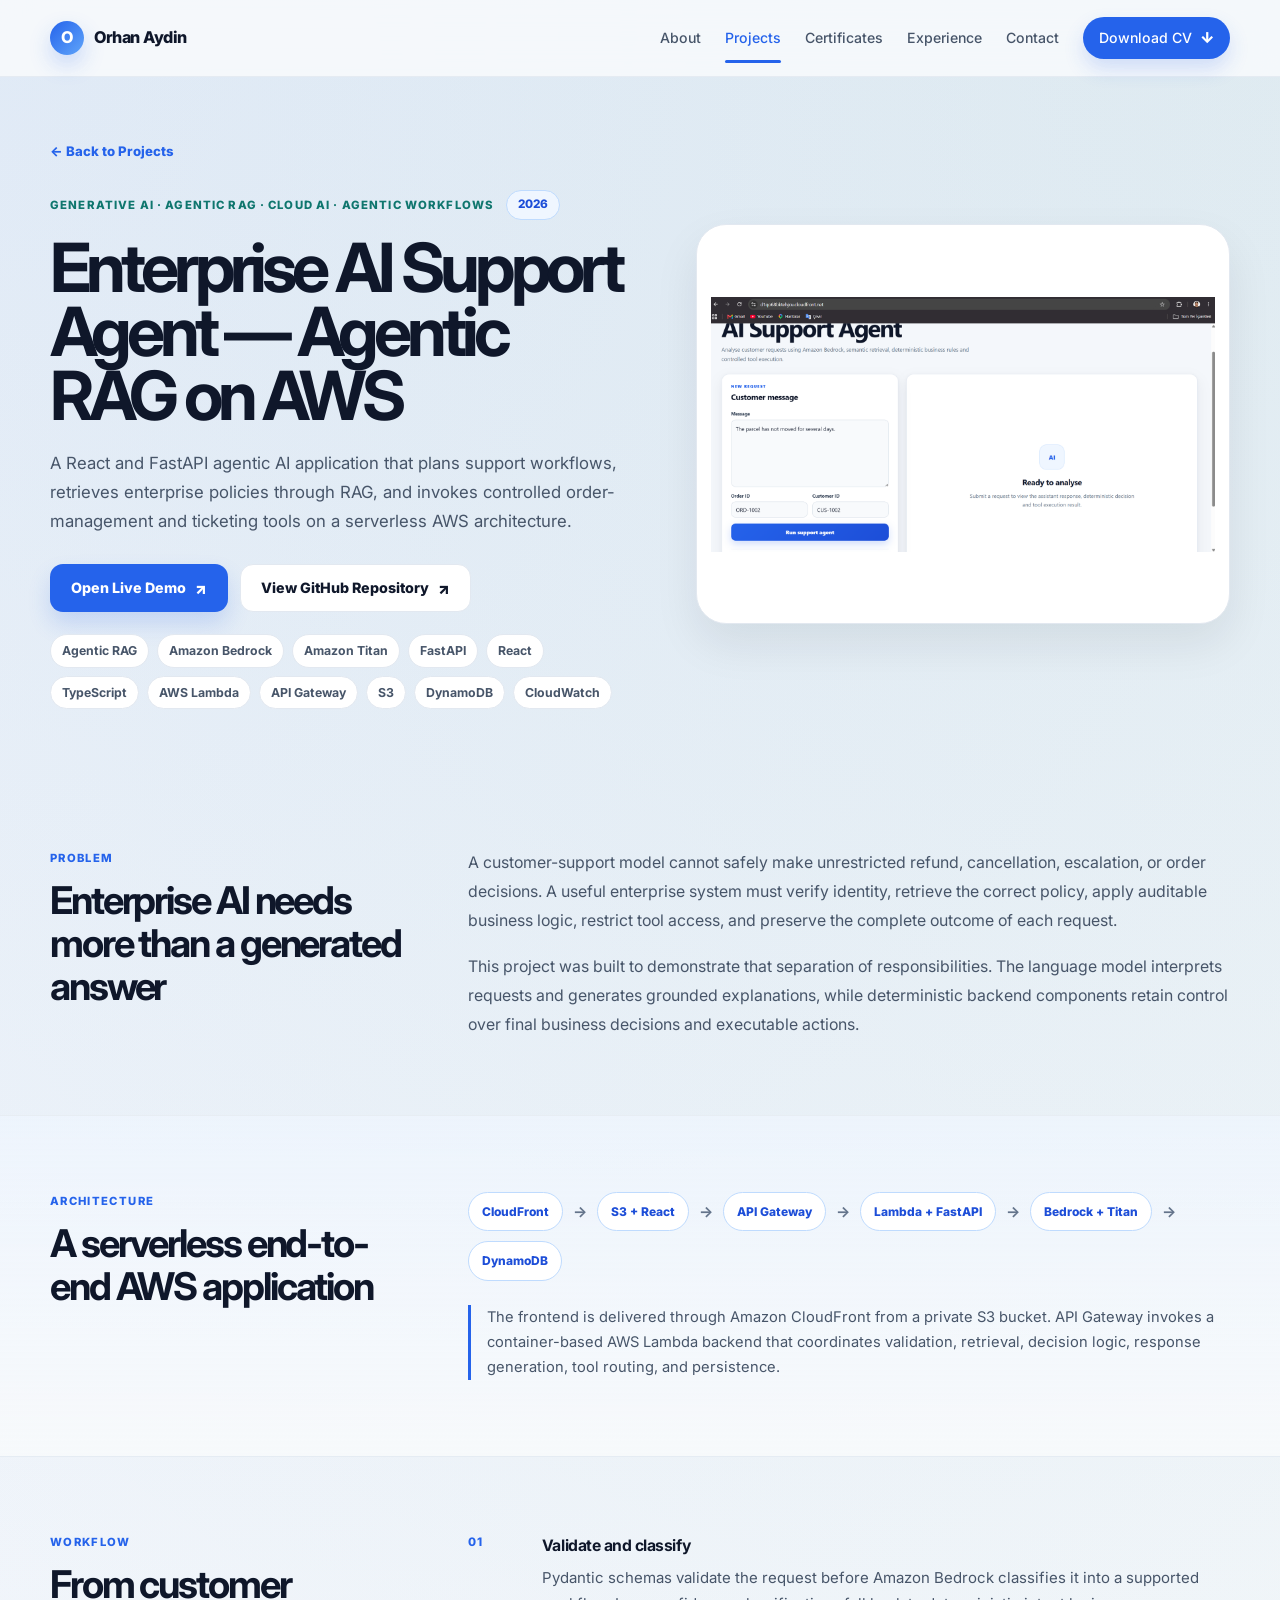
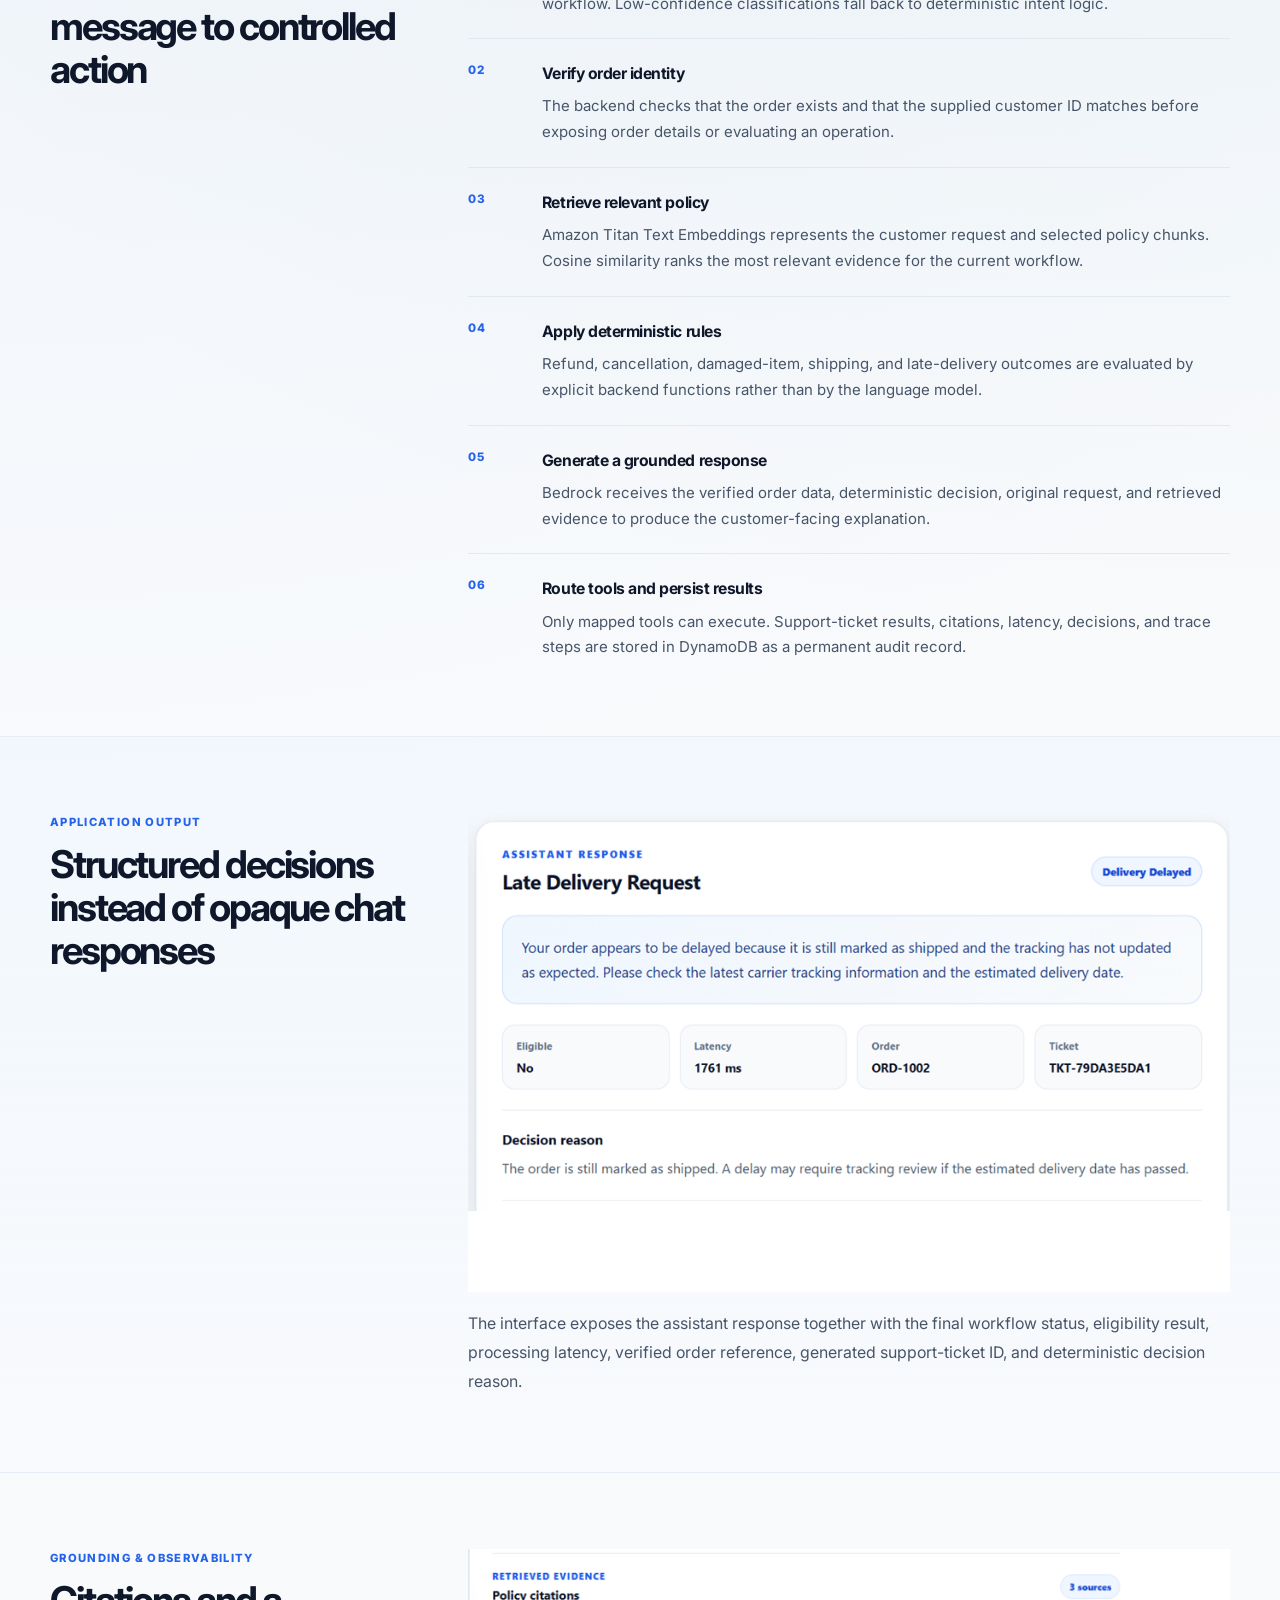
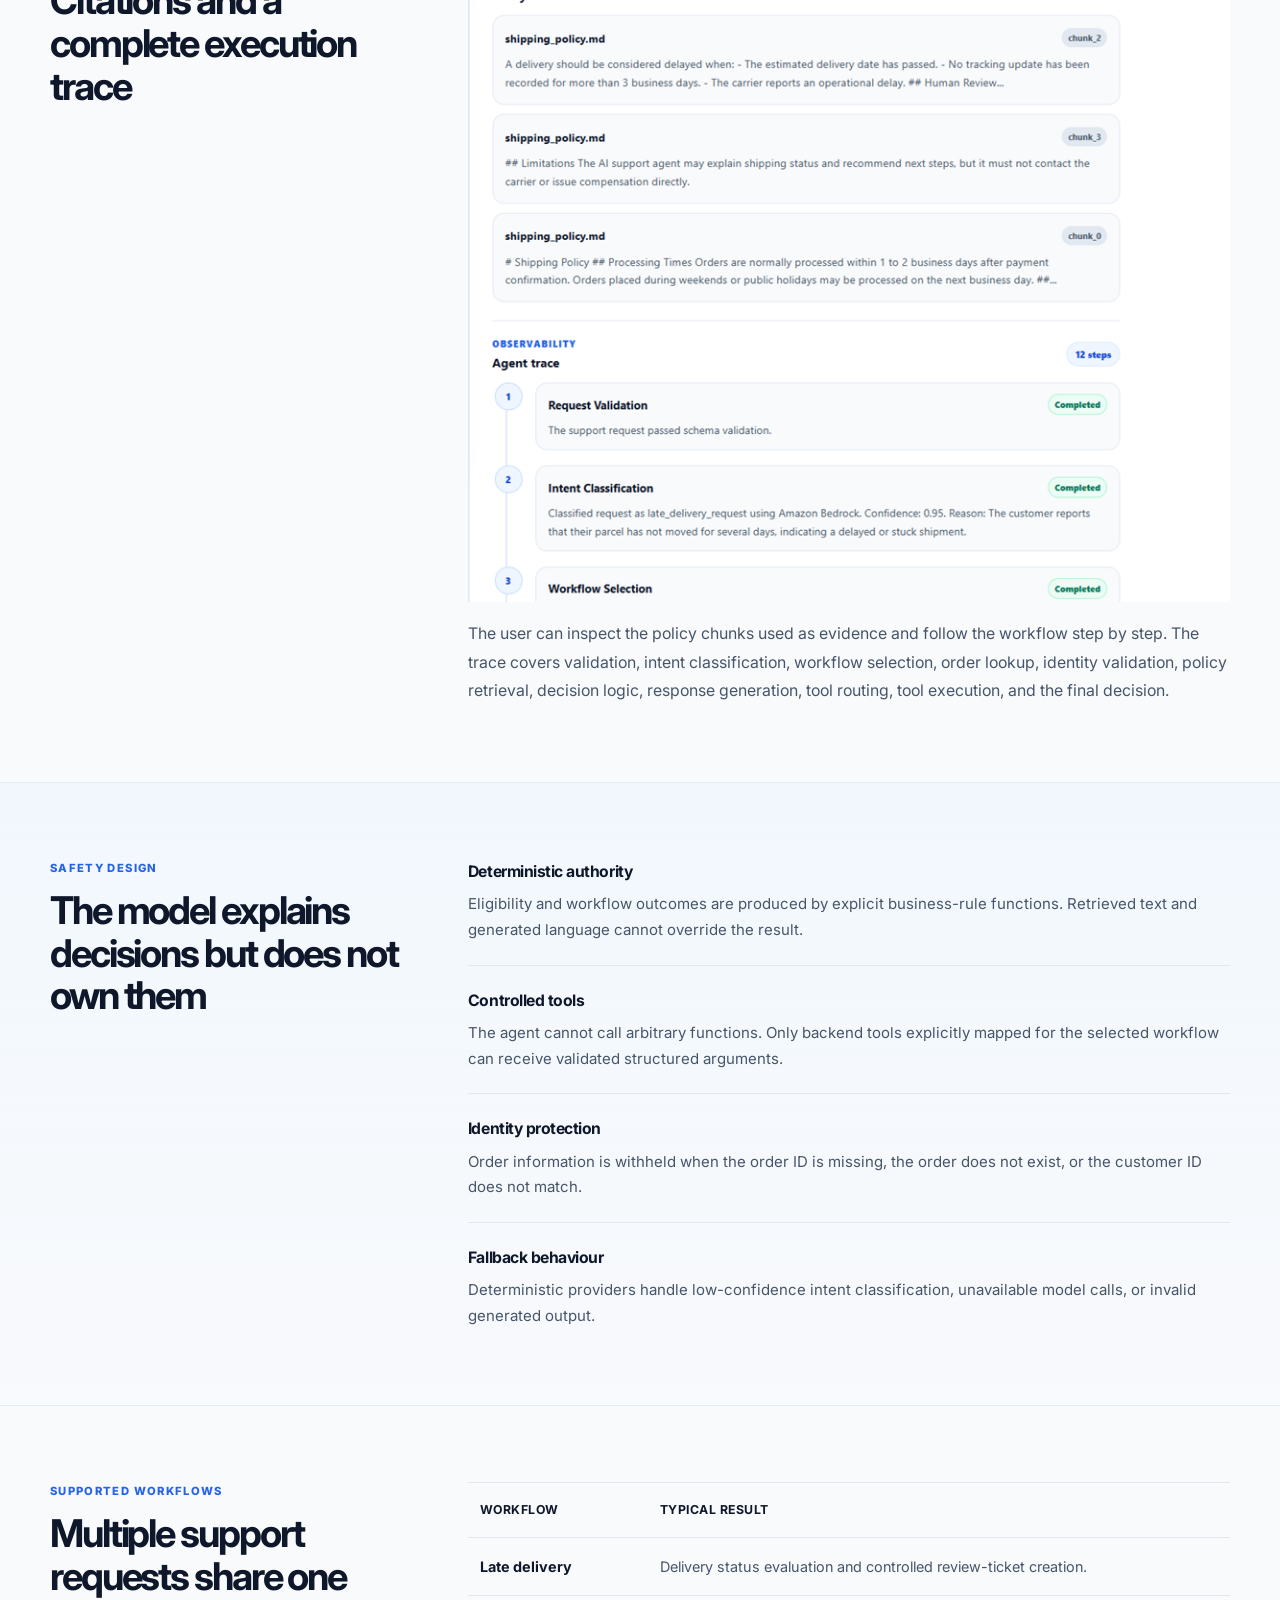
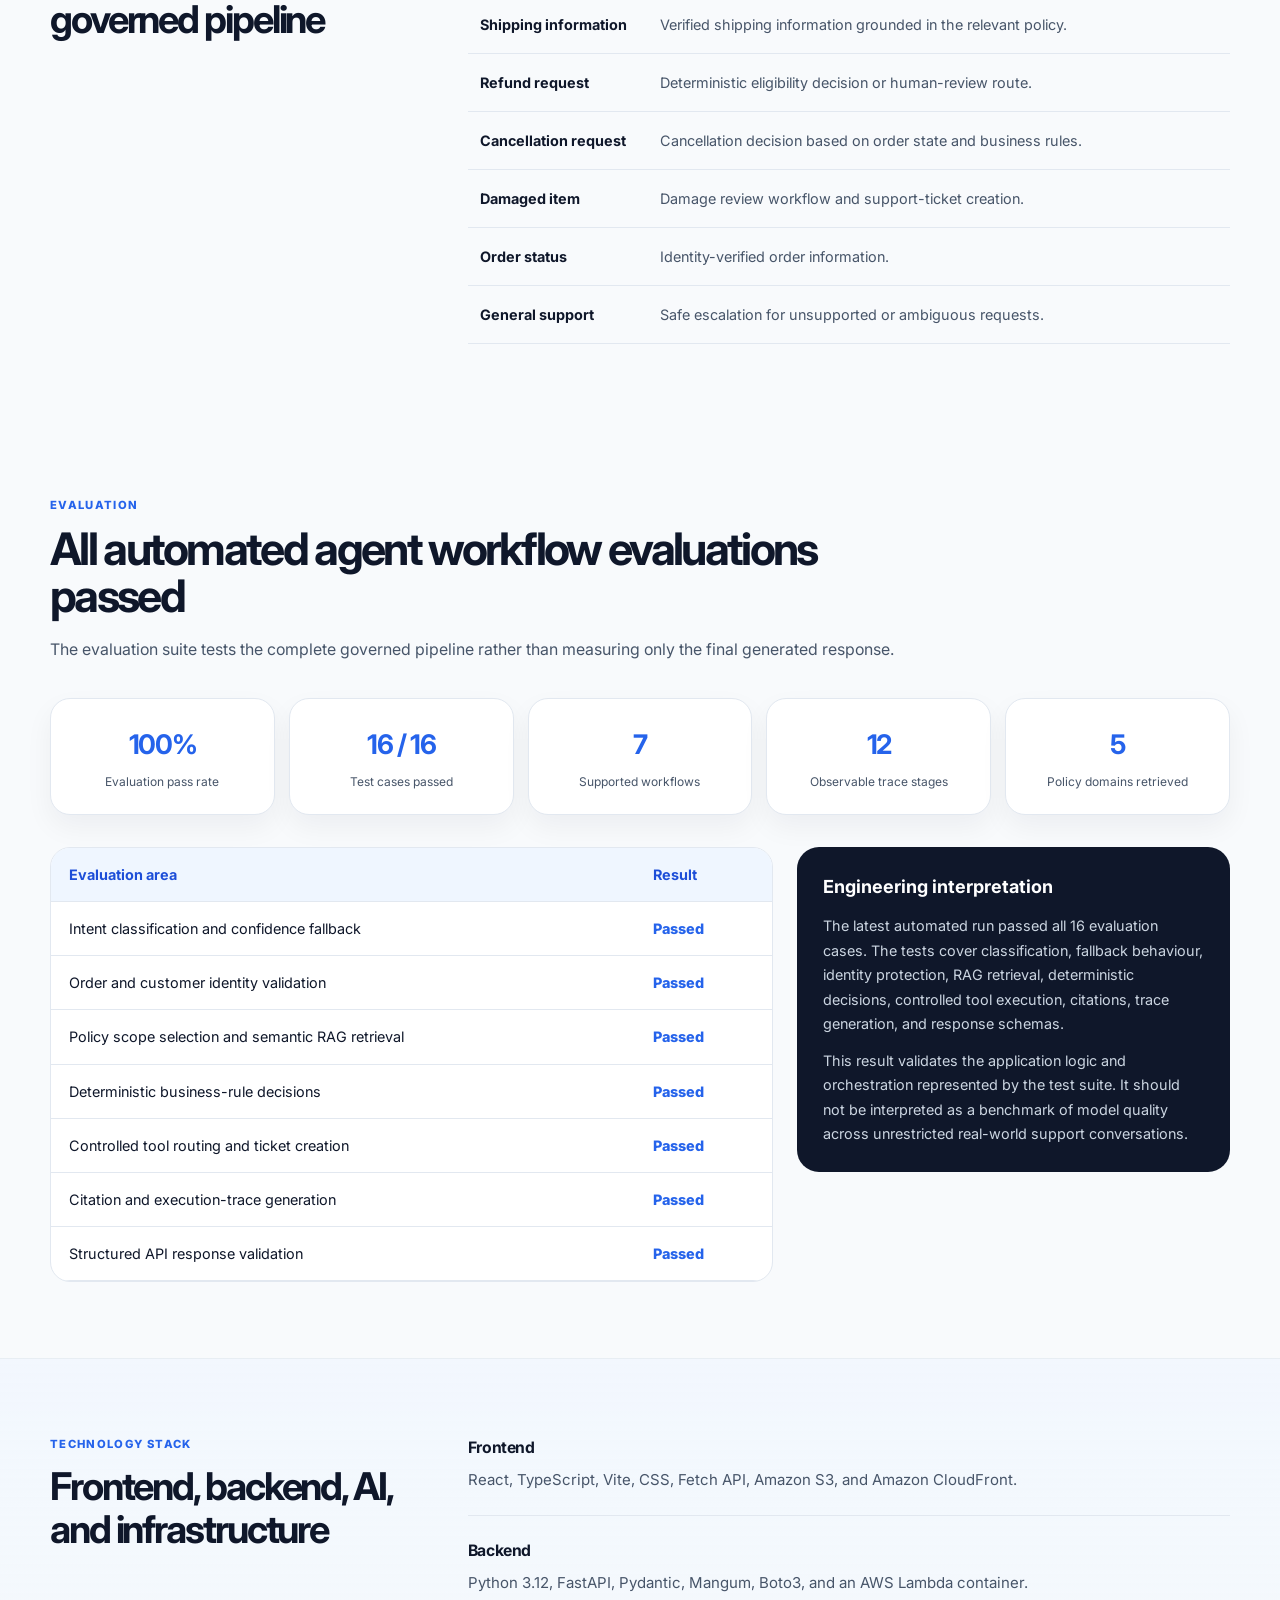
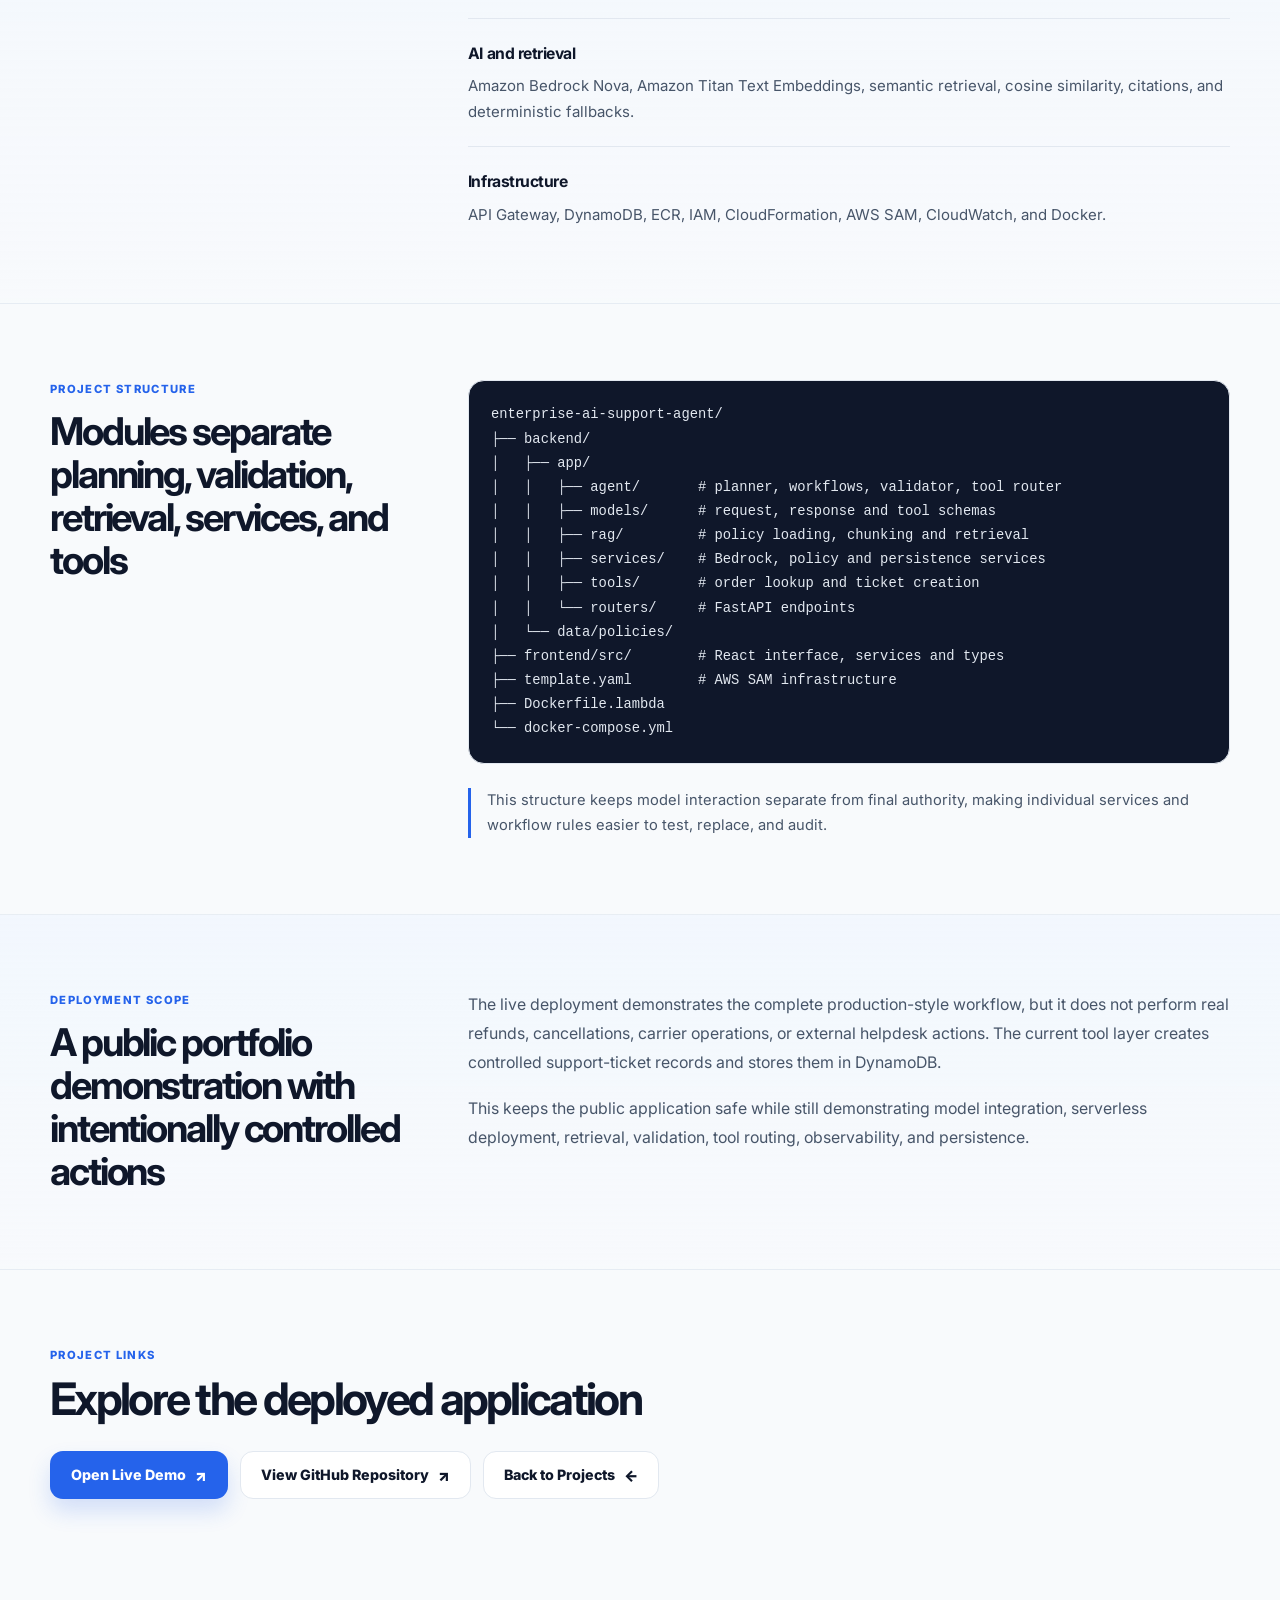
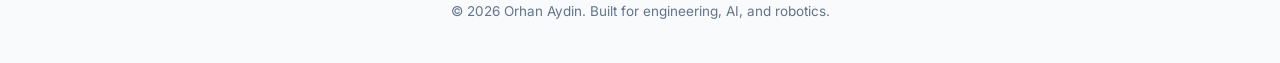
<file: projects/enterprise-ai-support-agent/index.html>
<!DOCTYPE html>
<html lang="en">
<head>
<meta charset="utf-8"/>
<meta content="width=device-width, initial-scale=1.0" name="viewport"/>
<title>Enterprise AI Support Agent | Orhan Aydin</title>
<meta content="Technical case study of a production-style serverless AI support agent built with Amazon Bedrock, FastAPI, React, AWS Lambda, semantic policy retrieval, deterministic business rules, controlled tools, citations, and DynamoDB audit records." name="description"/>
<link href="../../style.css" rel="stylesheet"/>
<link href="https://fonts.googleapis.com" rel="preconnect"/>
<link crossorigin="" href="https://fonts.gstatic.com" rel="preconnect"/>
<link href="https://fonts.googleapis.com/css2?family=Inter:wght@400;500;600;700;800&amp;display=swap" rel="stylesheet"/>
</head>
<body>
<header class="site-header">
<nav class="navbar container">
<a class="logo" href="../../index.html"><span class="logo-mark">O</span><span>Orhan Aydin</span></a>
<div class="nav-links">
<a class="nav-link" href="../../about.html">About</a>
<a class="nav-link active" href="../../projects.html">Projects</a>
<a class="nav-link" href="../../index.html#certificates">Certificates</a>
<a class="nav-link" href="../../index.html#experience">Experience</a>
<a class="nav-link" href="../../index.html#contact">Contact</a>
<a class="nav-button" href="../../assets/Orhan-Aydin-CV.pdf" rel="noopener noreferrer" target="_blank">Download CV <span class="button-icon">↓</span></a>
</div>
</nav>
</header>
<main class="project-detail-page">
<section class="project-detail-hero section">
<div class="container project-detail-hero-grid">
<div class="project-detail-hero-copy">
<a class="project-back-link" href="../../projects.html">← Back to Projects</a>
<div class="project-detail-kicker-row">
<span class="project-detail-kicker">Generative AI · Agentic RAG · Cloud AI · Agentic Workflows</span>
<span class="project-year-badge">2026</span>
</div>
<h1>Enterprise AI Support Agent <span class="project-title-suffix">— Agentic RAG on AWS</span></h1>
<p class="project-detail-lead">A React and FastAPI agentic AI application that plans support workflows, retrieves enterprise policies through RAG, and invokes controlled order-management and ticketing tools on a serverless AWS architecture.</p>
<div class="project-detail-actions">
<a class="button button-primary" href="https://d1qo68bktehjcu.cloudfront.net" rel="noopener noreferrer" target="_blank">Open Live Demo <span class="button-icon">↗</span></a>
<a class="button button-secondary" href="https://github.com/orhanaydinn/enterprise-ai-support-agent" rel="noopener noreferrer" target="_blank">View GitHub Repository <span class="button-icon">↗</span></a>
</div>
<div class="tag-list project-detail-tags">
<span>Agentic RAG</span><span>Amazon Bedrock</span><span>Amazon Titan</span><span>FastAPI</span><span>React</span><span>TypeScript</span><span>AWS Lambda</span><span>API Gateway</span><span>S3</span><span>DynamoDB</span><span>CloudWatch</span>
</div>
</div>
<div class="project-detail-hero-media case-study-hero-media enterprise-ai-hero-media">
<img alt="Enterprise AI Support Agent application interface" src="assets/application-overview.png"/>
</div>
</div>
</section>

<section class="project-detail-section">
<div class="container case-study-grid">
<div class="case-study-aside"><p class="project-detail-section-label">Problem</p><h2>Enterprise AI needs more than a generated answer</h2></div>
<div class="project-detail-prose case-study-prose">
<p>A customer-support model cannot safely make unrestricted refund, cancellation, escalation, or order decisions. A useful enterprise system must verify identity, retrieve the correct policy, apply auditable business logic, restrict tool access, and preserve the complete outcome of each request.</p>
<p>This project was built to demonstrate that separation of responsibilities. The language model interprets requests and generates grounded explanations, while deterministic backend components retain control over final business decisions and executable actions.</p>
</div>
</div>
</section>

<section class="project-detail-section project-detail-soft-section">
<div class="container case-study-grid">
<div class="case-study-aside"><p class="project-detail-section-label">Architecture</p><h2>A serverless end-to-end AWS application</h2></div>
<div>
<div aria-label="Enterprise AI support agent architecture" class="pipeline-list case-study-pipeline">
<span>CloudFront</span><b>→</b><span>S3 + React</span><b>→</b><span>API Gateway</span><b>→</b><span>Lambda + FastAPI</span><b>→</b><span>Bedrock + Titan</span><b>→</b><span>DynamoDB</span>
</div>
<p class="case-study-note">The frontend is delivered through Amazon CloudFront from a private S3 bucket. API Gateway invokes a container-based AWS Lambda backend that coordinates validation, retrieval, decision logic, response generation, tool routing, and persistence.</p>
</div>
</div>
</section>

<section class="project-detail-section">
<div class="container case-study-grid">
<div class="case-study-aside"><p class="project-detail-section-label">Workflow</p><h2>From customer message to controlled action</h2></div>
<div class="case-study-steps">
<article><span>01</span><div><h3>Validate and classify</h3><p>Pydantic schemas validate the request before Amazon Bedrock classifies it into a supported workflow. Low-confidence classifications fall back to deterministic intent logic.</p></div></article>
<article><span>02</span><div><h3>Verify order identity</h3><p>The backend checks that the order exists and that the supplied customer ID matches before exposing order details or evaluating an operation.</p></div></article>
<article><span>03</span><div><h3>Retrieve relevant policy</h3><p>Amazon Titan Text Embeddings represents the customer request and selected policy chunks. Cosine similarity ranks the most relevant evidence for the current workflow.</p></div></article>
<article><span>04</span><div><h3>Apply deterministic rules</h3><p>Refund, cancellation, damaged-item, shipping, and late-delivery outcomes are evaluated by explicit backend functions rather than by the language model.</p></div></article>
<article><span>05</span><div><h3>Generate a grounded response</h3><p>Bedrock receives the verified order data, deterministic decision, original request, and retrieved evidence to produce the customer-facing explanation.</p></div></article>
<article><span>06</span><div><h3>Route tools and persist results</h3><p>Only mapped tools can execute. Support-ticket results, citations, latency, decisions, and trace steps are stored in DynamoDB as a permanent audit record.</p></div></article>
</div>
</div>
</section>

<section class="project-detail-section project-detail-soft-section">
<div class="container case-study-grid">
<div class="case-study-aside"><p class="project-detail-section-label">Application Output</p><h2>Structured decisions instead of opaque chat responses</h2></div>
<div class="project-detail-prose case-study-prose">
<img alt="AI support response with status, latency, order, ticket and decision reason" src="assets/agent-response.png"/>
<p>The interface exposes the assistant response together with the final workflow status, eligibility result, processing latency, verified order reference, generated support-ticket ID, and deterministic decision reason.</p>
</div>
</div>
</section>

<section class="project-detail-section">
<div class="container case-study-grid">
<div class="case-study-aside"><p class="project-detail-section-label">Grounding &amp; Observability</p><h2>Citations and a complete execution trace</h2></div>
<div class="project-detail-prose case-study-prose">
<img alt="Retrieved policy citations and observable agent trace" src="assets/citations-trace.png"/>
<p>The user can inspect the policy chunks used as evidence and follow the workflow step by step. The trace covers validation, intent classification, workflow selection, order lookup, identity validation, policy retrieval, decision logic, response generation, tool routing, tool execution, and the final decision.</p>
</div>
</div>
</section>

<section class="project-detail-section project-detail-soft-section">
<div class="container case-study-grid">
<div class="case-study-aside"><p class="project-detail-section-label">Safety Design</p><h2>The model explains decisions but does not own them</h2></div>
<div class="case-study-findings">
<article><h3>Deterministic authority</h3><p>Eligibility and workflow outcomes are produced by explicit business-rule functions. Retrieved text and generated language cannot override the result.</p></article>
<article><h3>Controlled tools</h3><p>The agent cannot call arbitrary functions. Only backend tools explicitly mapped for the selected workflow can receive validated structured arguments.</p></article>
<article><h3>Identity protection</h3><p>Order information is withheld when the order ID is missing, the order does not exist, or the customer ID does not match.</p></article>
<article><h3>Fallback behaviour</h3><p>Deterministic providers handle low-confidence intent classification, unavailable model calls, or invalid generated output.</p></article>
</div>
</div>
</section>

<section class="project-detail-section">
<div class="container case-study-grid">
<div class="case-study-aside"><p class="project-detail-section-label">Supported Workflows</p><h2>Multiple support requests share one governed pipeline</h2></div>
<div class="model-comparison-table-wrap">
<table class="model-comparison-table">
<thead><tr><th>Workflow</th><th>Typical result</th></tr></thead>
<tbody>
<tr><td>Late delivery</td><td>Delivery status evaluation and controlled review-ticket creation.</td></tr>
<tr><td>Shipping information</td><td>Verified shipping information grounded in the relevant policy.</td></tr>
<tr><td>Refund request</td><td>Deterministic eligibility decision or human-review route.</td></tr>
<tr><td>Cancellation request</td><td>Cancellation decision based on order state and business rules.</td></tr>
<tr><td>Damaged item</td><td>Damage review workflow and support-ticket creation.</td></tr>
<tr><td>Order status</td><td>Identity-verified order information.</td></tr>
<tr><td>General support</td><td>Safe escalation for unsupported or ambiguous requests.</td></tr>
</tbody>
</table>
</div>
</div>
</section>

<section class="project-detail-section">
<div class="container">
<div class="project-detail-heading"><p class="project-detail-section-label">Evaluation</p><h2>All automated agent workflow evaluations passed</h2><p>The evaluation suite tests the complete governed pipeline rather than measuring only the final generated response.</p></div>
<div class="metric-grid">
<article><strong>100%</strong><span>Evaluation pass rate</span></article>
<article><strong>16 / 16</strong><span>Test cases passed</span></article>
<article><strong>7</strong><span>Supported workflows</span></article>
<article><strong>12</strong><span>Observable trace stages</span></article>
<article><strong>5</strong><span>Policy domains retrieved</span></article>
</div>
<div class="evaluation-layout">
<div class="evaluation-table-wrap"><table class="evaluation-table"><thead><tr><th>Evaluation area</th><th>Result</th></tr></thead><tbody>
<tr><td>Intent classification and confidence fallback</td><td>Passed</td></tr>
<tr><td>Order and customer identity validation</td><td>Passed</td></tr>
<tr><td>Policy scope selection and semantic RAG retrieval</td><td>Passed</td></tr>
<tr><td>Deterministic business-rule decisions</td><td>Passed</td></tr>
<tr><td>Controlled tool routing and ticket creation</td><td>Passed</td></tr>
<tr><td>Citation and execution-trace generation</td><td>Passed</td></tr>
<tr><td>Structured API response validation</td><td>Passed</td></tr>
</tbody></table></div>
<aside class="evaluation-note"><h3>Engineering interpretation</h3><p>The latest automated run passed all 16 evaluation cases. The tests cover classification, fallback behaviour, identity protection, RAG retrieval, deterministic decisions, controlled tool execution, citations, trace generation, and response schemas.</p><p>This result validates the application logic and orchestration represented by the test suite. It should not be interpreted as a benchmark of model quality across unrestricted real-world support conversations.</p></aside>
</div>
</div>
</section>

<section class="project-detail-section project-detail-soft-section">
<div class="container case-study-grid">
<div class="case-study-aside"><p class="project-detail-section-label">Technology Stack</p><h2>Frontend, backend, AI, and infrastructure</h2></div>
<div class="case-study-findings">
<article><h3>Frontend</h3><p>React, TypeScript, Vite, CSS, Fetch API, Amazon S3, and Amazon CloudFront.</p></article>
<article><h3>Backend</h3><p>Python 3.12, FastAPI, Pydantic, Mangum, Boto3, and an AWS Lambda container.</p></article>
<article><h3>AI and retrieval</h3><p>Amazon Bedrock Nova, Amazon Titan Text Embeddings, semantic retrieval, cosine similarity, citations, and deterministic fallbacks.</p></article>
<article><h3>Infrastructure</h3><p>API Gateway, DynamoDB, ECR, IAM, CloudFormation, AWS SAM, CloudWatch, and Docker.</p></article>
</div>
</div>
</section>

<section class="project-detail-section">
<div class="container case-study-grid">
<div class="case-study-aside"><p class="project-detail-section-label">Project Structure</p><h2>Modules separate planning, validation, retrieval, services, and tools</h2></div>
<div>
<pre class="plain-technical-block project-tree-block"><code>enterprise-ai-support-agent/
├── backend/
│   ├── app/
│   │   ├── agent/       # planner, workflows, validator, tool router
│   │   ├── models/      # request, response and tool schemas
│   │   ├── rag/         # policy loading, chunking and retrieval
│   │   ├── services/    # Bedrock, policy and persistence services
│   │   ├── tools/       # order lookup and ticket creation
│   │   └── routers/     # FastAPI endpoints
│   └── data/policies/
├── frontend/src/        # React interface, services and types
├── template.yaml        # AWS SAM infrastructure
├── Dockerfile.lambda
└── docker-compose.yml</code></pre>
<p class="case-study-note">This structure keeps model interaction separate from final authority, making individual services and workflow rules easier to test, replace, and audit.</p>
</div>
</div>
</section>

<section class="project-detail-section project-detail-soft-section">
<div class="container case-study-grid">
<div class="case-study-aside"><p class="project-detail-section-label">Deployment Scope</p><h2>A public portfolio demonstration with intentionally controlled actions</h2></div>
<div class="project-detail-prose case-study-prose">
<p>The live deployment demonstrates the complete production-style workflow, but it does not perform real refunds, cancellations, carrier operations, or external helpdesk actions. The current tool layer creates controlled support-ticket records and stores them in DynamoDB.</p>
<p>This keeps the public application safe while still demonstrating model integration, serverless deployment, retrieval, validation, tool routing, observability, and persistence.</p>
</div>
</div>
</section>

<section class="project-detail-section">
<div class="container project-detail-cta">
<div><p class="project-detail-section-label">Project Links</p><h2>Explore the deployed application</h2></div>
<div class="project-detail-actions">
<a class="button button-primary" href="https://d1qo68bktehjcu.cloudfront.net" rel="noopener noreferrer" target="_blank">Open Live Demo <span class="button-icon">↗</span></a>
<a class="button button-secondary" href="https://github.com/orhanaydinn/enterprise-ai-support-agent" rel="noopener noreferrer" target="_blank">View GitHub Repository <span class="button-icon">↗</span></a>
<a class="button button-secondary" href="../../projects.html">Back to Projects <span class="button-icon">←</span></a>
</div>
</div>
</section>
</main>
<footer class="footer">© 2026 Orhan Aydin. Built for engineering, AI, and robotics.</footer>
</body>
</html>
</file>
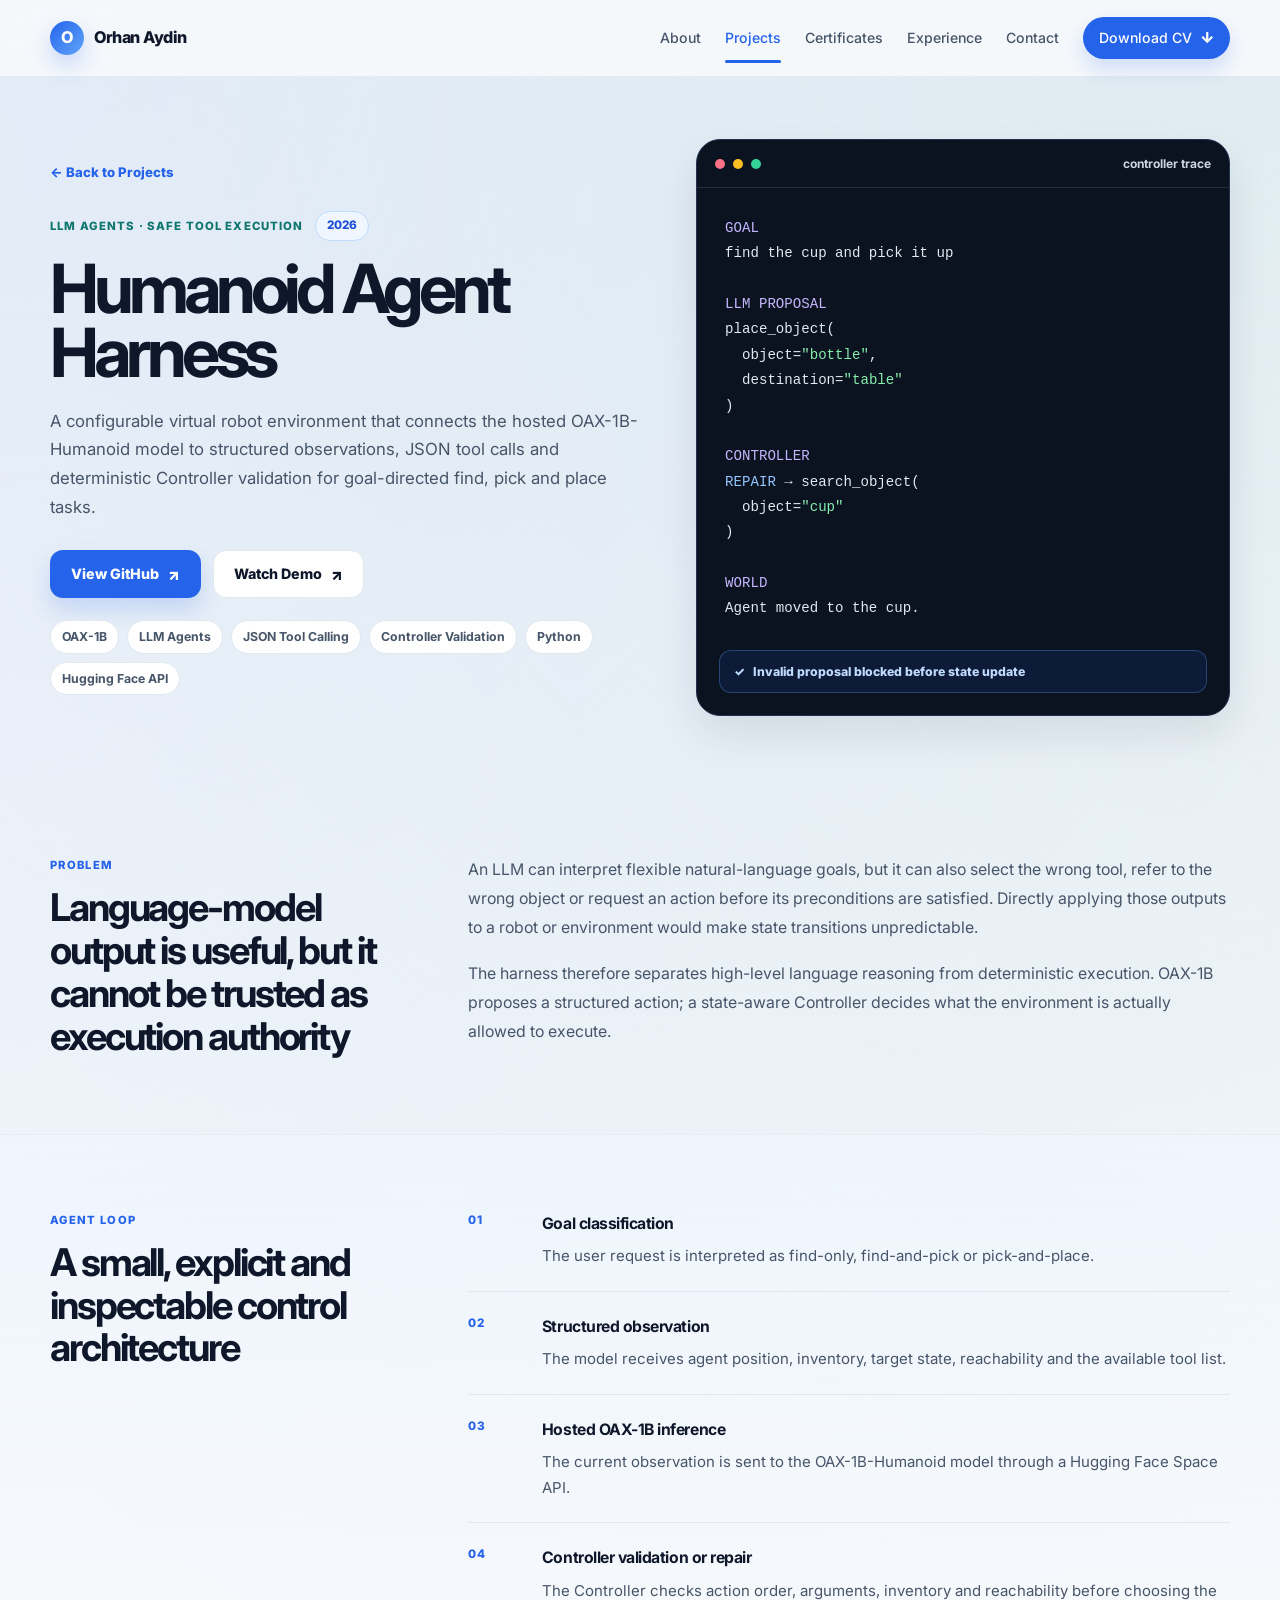
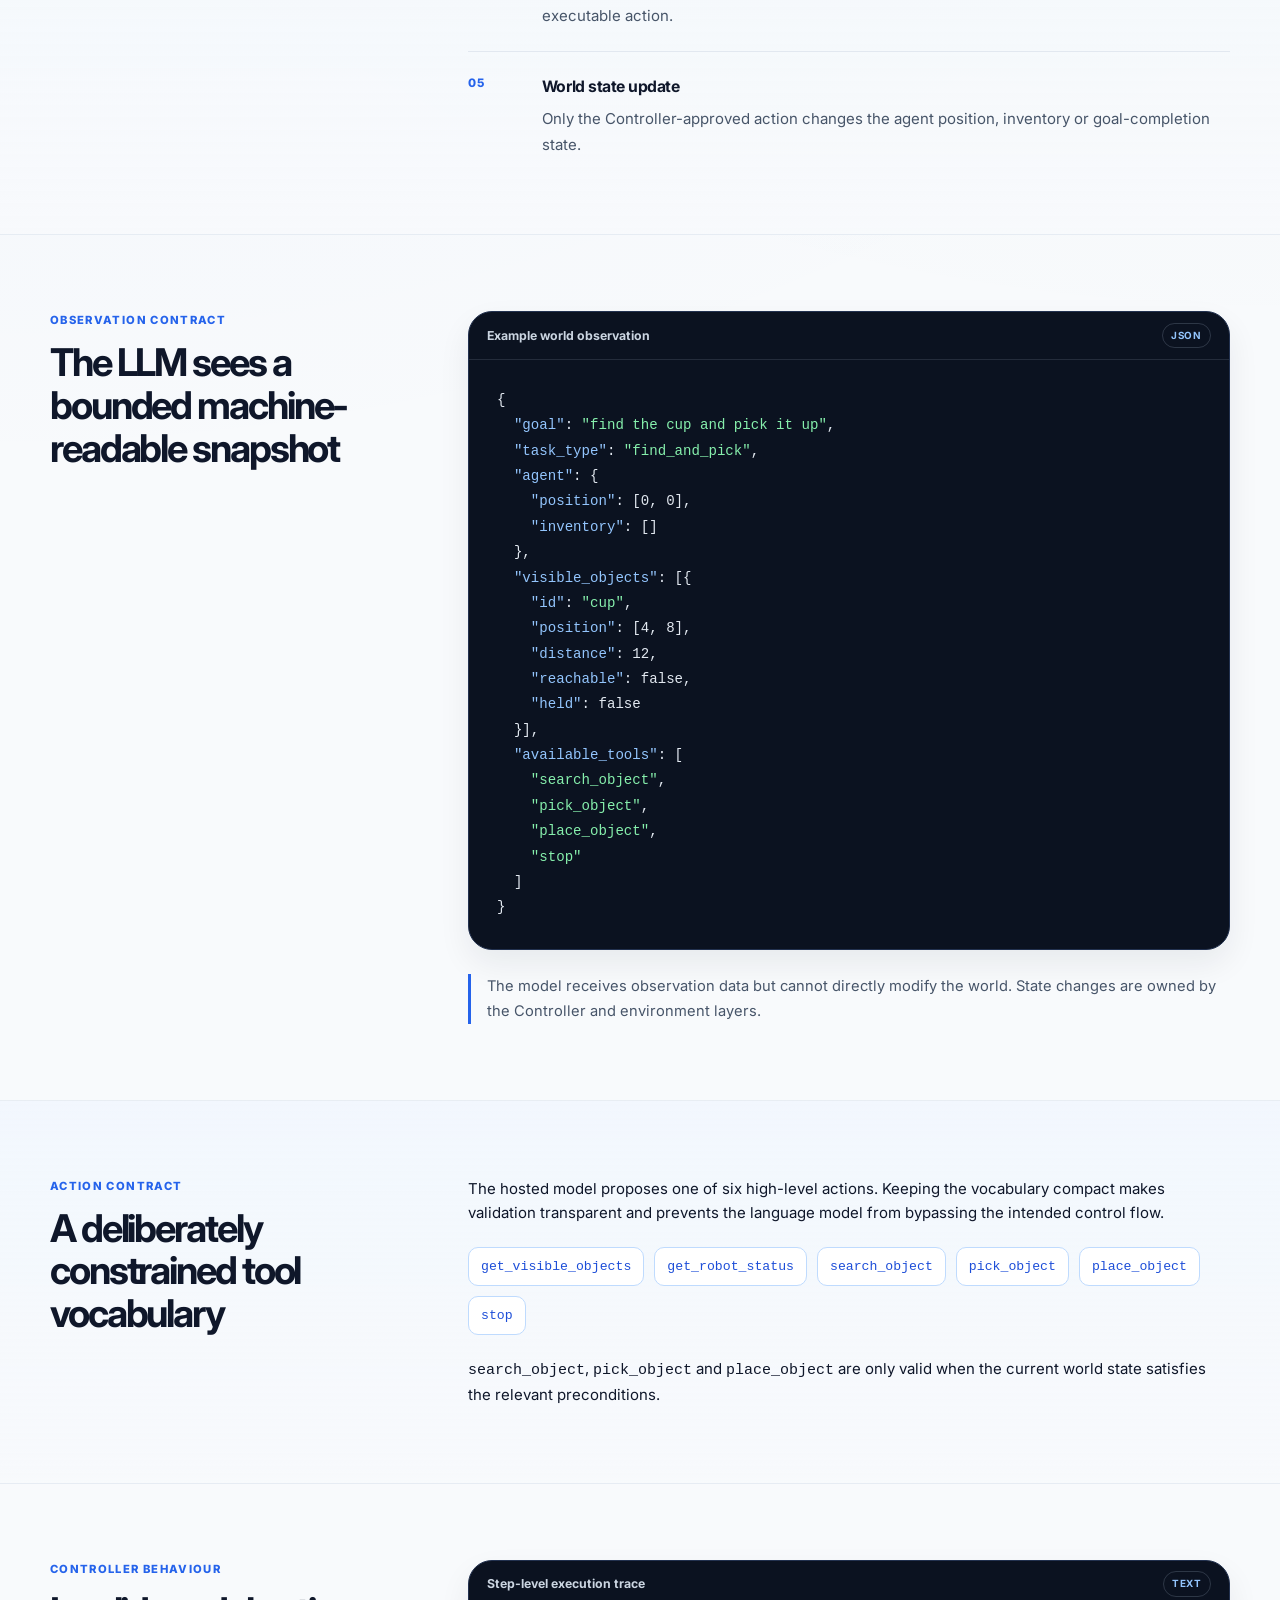
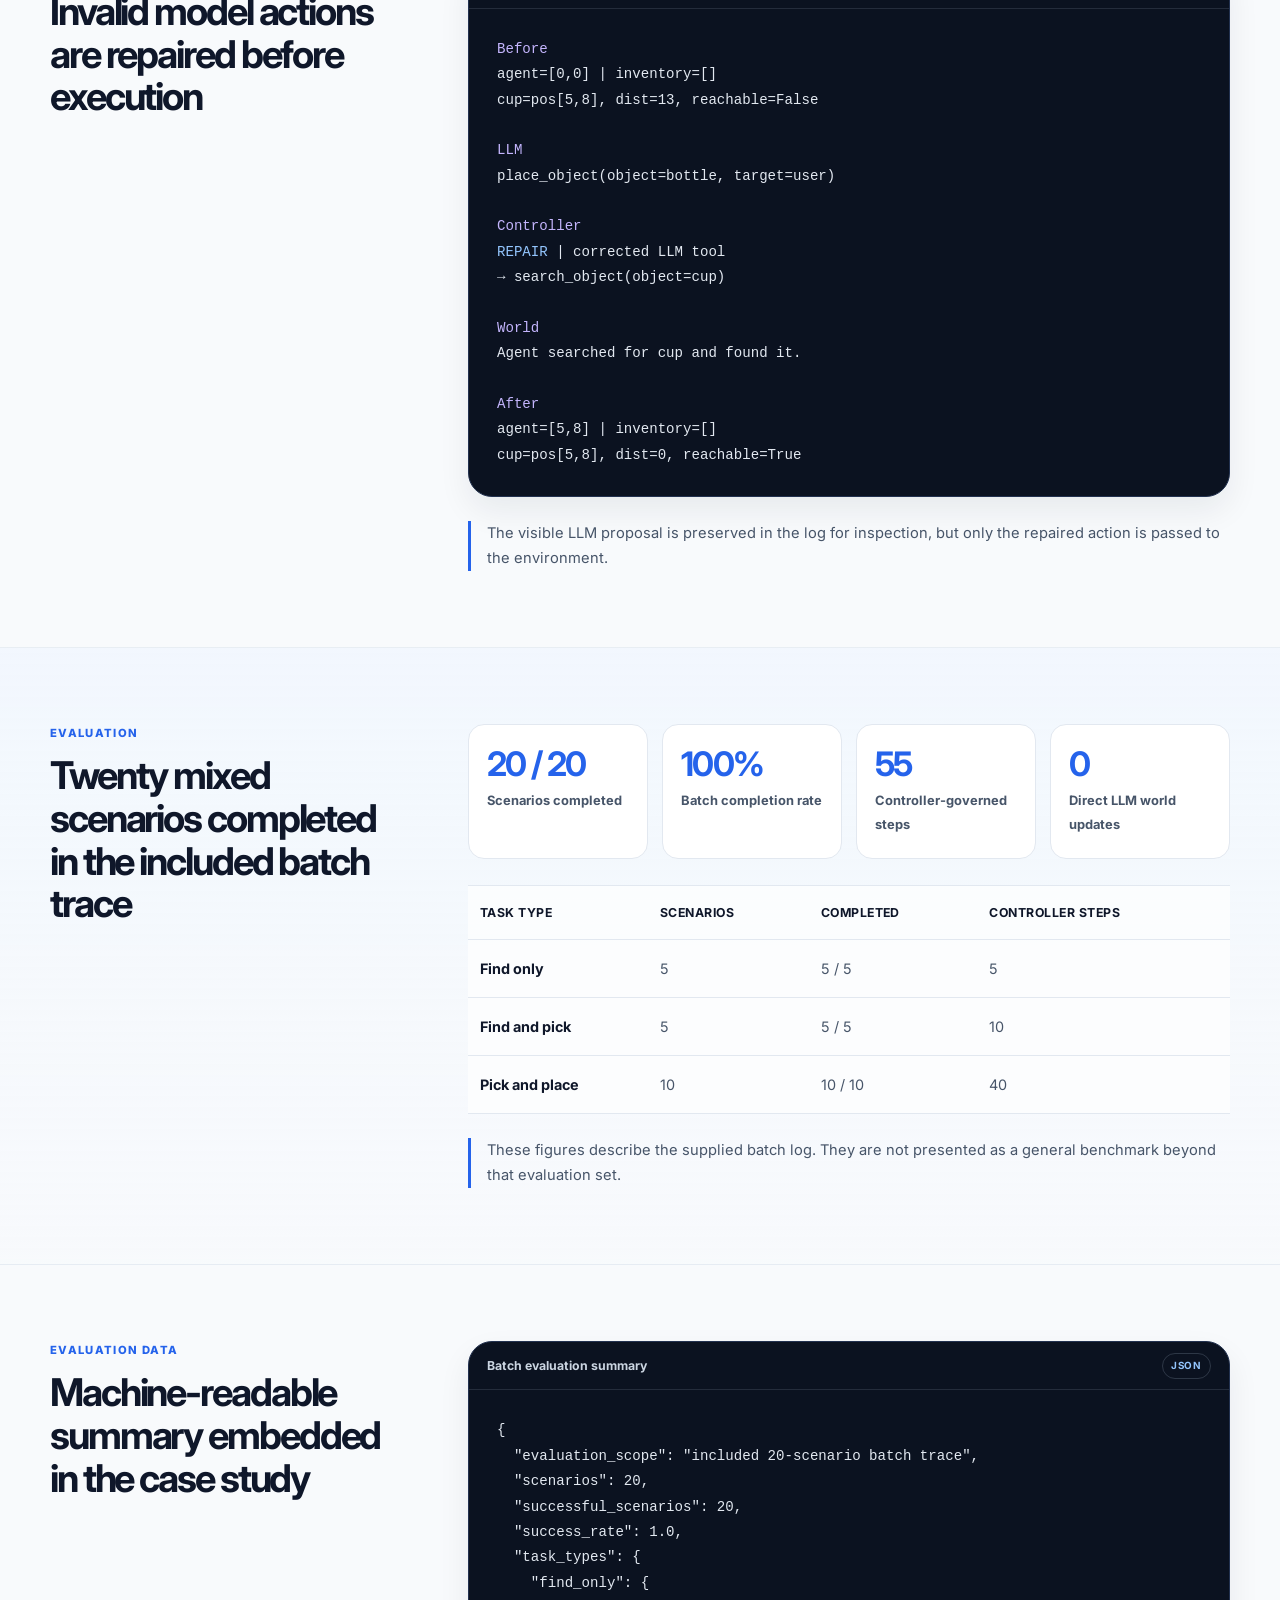
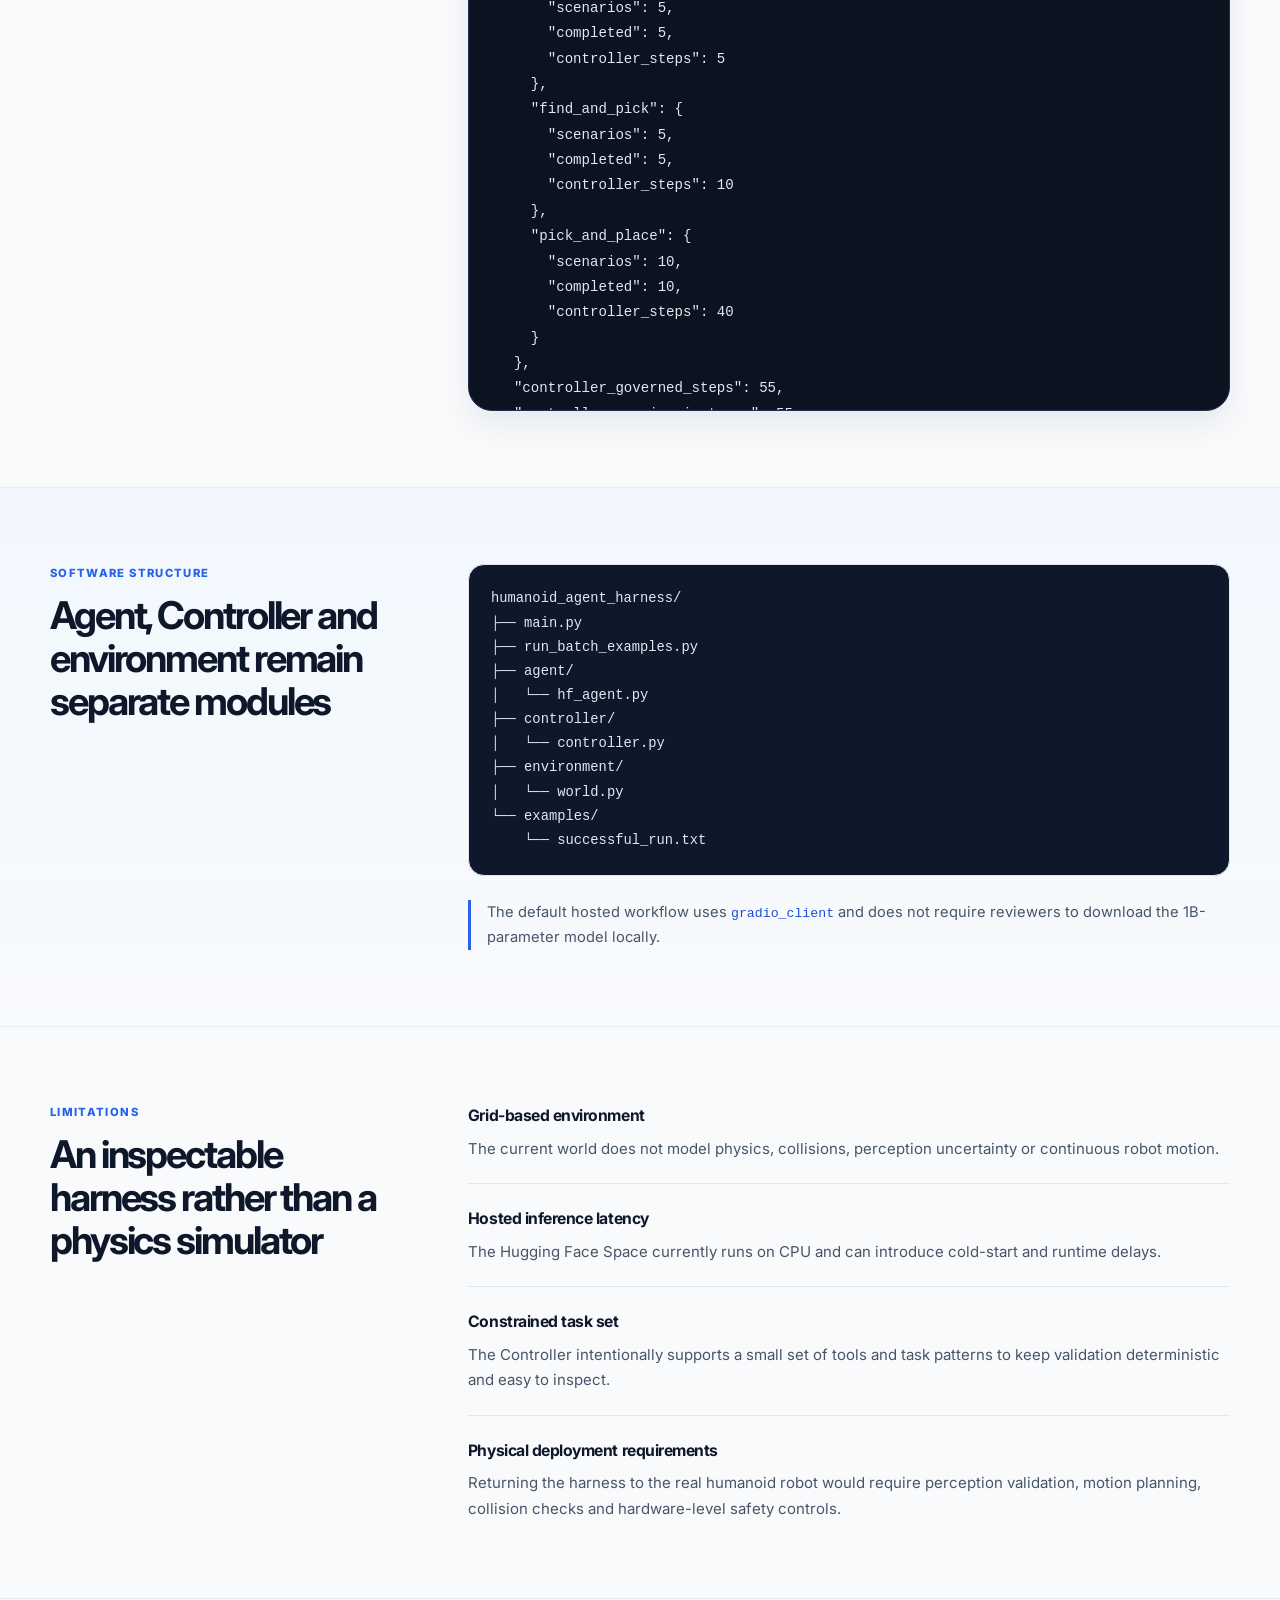
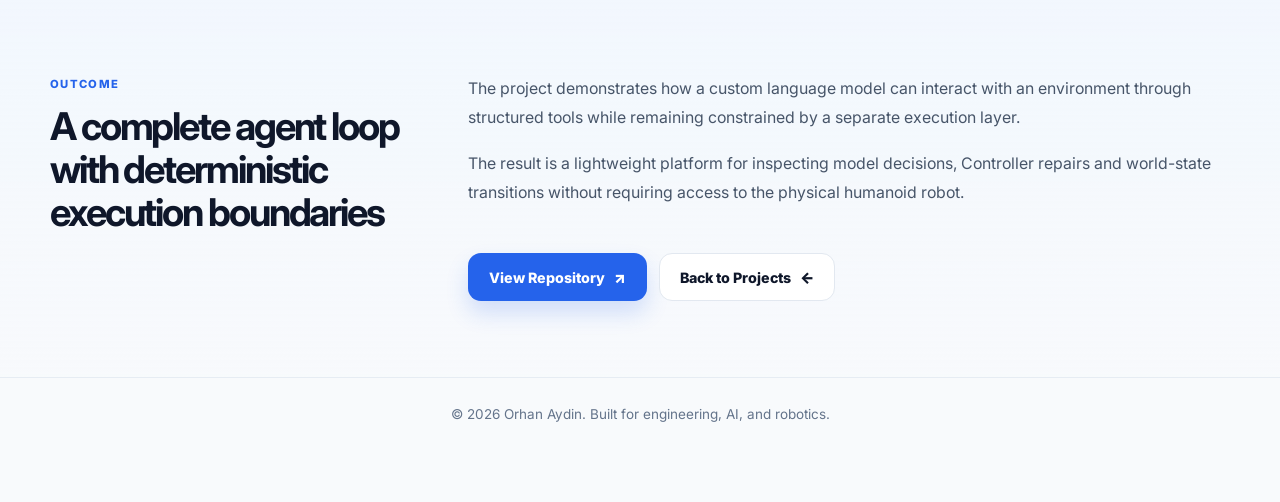
<file: projects/humanoid-agent-harness/index.html>
<!DOCTYPE html>
<html lang="en">
<head>
  <meta charset="UTF-8" />
  <meta name="viewport" content="width=device-width, initial-scale=1.0" />
  <title>Humanoid Agent Harness | Orhan Aydin</title>
  <meta name="description" content="Technical case study of an OAX-1B-powered virtual robot agent harness with structured observations, JSON tool calls and deterministic Controller validation." />
  <link rel="stylesheet" href="../../style.css" />
  <link rel="preconnect" href="https://fonts.googleapis.com">
  <link rel="preconnect" href="https://fonts.gstatic.com" crossorigin>
  <link href="https://fonts.googleapis.com/css2?family=Inter:wght@400;500;600;700;800&display=swap" rel="stylesheet" />
</head>
<body>
  <header class="site-header">
    <nav class="navbar container">
      <a href="../../index.html" class="logo"><span class="logo-mark">O</span><span>Orhan Aydin</span></a>
      <div class="nav-links">
        <a href="../../about.html" class="nav-link">About</a>
        <a href="../../projects.html" class="nav-link active">Projects</a>
        <a href="../../index.html#certificates" class="nav-link">Certificates</a>
        <a href="../../index.html#experience" class="nav-link">Experience</a>
        <a href="../../index.html#contact" class="nav-link">Contact</a>
        <a href="../../assets/Orhan-Aydin-CV.pdf" class="nav-button" target="_blank" rel="noopener noreferrer">Download CV <span class="button-icon">↓</span></a>
      </div>
    </nav>
  </header>

  <main class="project-detail-page oax-case-study-page agent-case-study-page">
    <section class="project-detail-hero section">
      <div class="container project-detail-hero-grid">
        <div class="project-detail-hero-copy">
          <a class="project-back-link" href="../../projects.html">← Back to Projects</a>
          <div class="project-detail-kicker-row">
            <span class="project-detail-kicker">LLM Agents · Safe Tool Execution</span>
            <span class="project-year-badge">2026</span>
          </div>
          <h1>Humanoid Agent Harness</h1>
          <p class="project-detail-lead">A configurable virtual robot environment that connects the hosted OAX-1B-Humanoid model to structured observations, JSON tool calls and deterministic Controller validation for goal-directed find, pick and place tasks.</p>
          <div class="project-detail-actions">
            <a class="button button-primary" href="https://github.com/orhanaydinn/humanoid_agent_harness" target="_blank" rel="noopener noreferrer">View GitHub <span class="button-icon">↗</span></a>
            <a class="button button-secondary" href="https://drive.google.com/file/d/1RxVhzRdtgY-IFzAmc1D7efbQyPrlYRvs/view?usp=drive_link" target="_blank" rel="noopener noreferrer">Watch Demo <span class="button-icon">↗</span></a>
          </div>
          <div class="tag-list project-detail-tags">
            <span>OAX-1B</span><span>LLM Agents</span><span>JSON Tool Calling</span><span>Controller Validation</span><span>Python</span><span>Hugging Face API</span>
          </div>
        </div>

        <div class="oax-hero-console" aria-label="Controller repair example">
          <div class="oax-console-bar"><span></span><span></span><span></span><strong>controller trace</strong></div>
          <pre><code><span class="json-tag">GOAL</span>
find the cup and pick it up

<span class="json-tag">LLM PROPOSAL</span>
place_object(
  object=<span class="json-string">"bottle"</span>,
  destination=<span class="json-string">"table"</span>
)

<span class="json-tag">CONTROLLER</span>
<span class="json-key">REPAIR</span> → search_object(
  object=<span class="json-string">"cup"</span>
)

<span class="json-tag">WORLD</span>
Agent moved to the cup.</code></pre>
          <div class="oax-console-status"><span>✓</span> Invalid proposal blocked before state update</div>
        </div>
      </div>
    </section>

    <section class="project-detail-section">
      <div class="container case-study-grid">
        <div class="case-study-aside">
          <p class="project-detail-section-label">Problem</p>
          <h2>Language-model output is useful, but it cannot be trusted as execution authority</h2>
        </div>
        <div class="project-detail-prose case-study-prose">
          <p>An LLM can interpret flexible natural-language goals, but it can also select the wrong tool, refer to the wrong object or request an action before its preconditions are satisfied. Directly applying those outputs to a robot or environment would make state transitions unpredictable.</p>
          <p>The harness therefore separates high-level language reasoning from deterministic execution. OAX-1B proposes a structured action; a state-aware Controller decides what the environment is actually allowed to execute.</p>
        </div>
      </div>
    </section>

    <section class="project-detail-section project-detail-soft-section">
      <div class="container case-study-grid">
        <div class="case-study-aside">
          <p class="project-detail-section-label">Agent Loop</p>
          <h2>A small, explicit and inspectable control architecture</h2>
        </div>
        <div class="case-study-steps">
          <article><span>01</span><div><h3>Goal classification</h3><p>The user request is interpreted as find-only, find-and-pick or pick-and-place.</p></div></article>
          <article><span>02</span><div><h3>Structured observation</h3><p>The model receives agent position, inventory, target state, reachability and the available tool list.</p></div></article>
          <article><span>03</span><div><h3>Hosted OAX-1B inference</h3><p>The current observation is sent to the OAX-1B-Humanoid model through a Hugging Face Space API.</p></div></article>
          <article><span>04</span><div><h3>Controller validation or repair</h3><p>The Controller checks action order, arguments, inventory and reachability before choosing the executable action.</p></div></article>
          <article><span>05</span><div><h3>World state update</h3><p>Only the Controller-approved action changes the agent position, inventory or goal-completion state.</p></div></article>
        </div>
      </div>
    </section>

    <section class="project-detail-section">
      <div class="container case-study-grid">
        <div class="case-study-aside">
          <p class="project-detail-section-label">Observation Contract</p>
          <h2>The LLM sees a bounded machine-readable snapshot</h2>
        </div>
        <div>
          <article class="oax-code-card case-study-code-card">
            <div class="oax-code-heading"><span>Example world observation</span><small>JSON</small></div>
            <pre><code>{
  <span class="json-key">"goal"</span>: <span class="json-string">"find the cup and pick it up"</span>,
  <span class="json-key">"task_type"</span>: <span class="json-string">"find_and_pick"</span>,
  <span class="json-key">"agent"</span>: {
    <span class="json-key">"position"</span>: [0, 0],
    <span class="json-key">"inventory"</span>: []
  },
  <span class="json-key">"visible_objects"</span>: [{
    <span class="json-key">"id"</span>: <span class="json-string">"cup"</span>,
    <span class="json-key">"position"</span>: [4, 8],
    <span class="json-key">"distance"</span>: 12,
    <span class="json-key">"reachable"</span>: false,
    <span class="json-key">"held"</span>: false
  }],
  <span class="json-key">"available_tools"</span>: [
    <span class="json-string">"search_object"</span>,
    <span class="json-string">"pick_object"</span>,
    <span class="json-string">"place_object"</span>,
    <span class="json-string">"stop"</span>
  ]
}</code></pre>
          </article>
          <p class="case-study-note">The model receives observation data but cannot directly modify the world. State changes are owned by the Controller and environment layers.</p>
        </div>
      </div>
    </section>

    <section class="project-detail-section project-detail-soft-section">
      <div class="container case-study-grid">
        <div class="case-study-aside">
          <p class="project-detail-section-label">Action Contract</p>
          <h2>A deliberately constrained tool vocabulary</h2>
        </div>
        <div class="case-study-prose case-study-prose-wide">
          <p>The hosted model proposes one of six high-level actions. Keeping the vocabulary compact makes validation transparent and prevents the language model from bypassing the intended control flow.</p>
          <div class="technical-token-list" aria-label="Supported actions">
            <code>get_visible_objects</code>
            <code>get_robot_status</code>
            <code>search_object</code>
            <code>pick_object</code>
            <code>place_object</code>
            <code>stop</code>
          </div>
          <p><code>search_object</code>, <code>pick_object</code> and <code>place_object</code> are only valid when the current world state satisfies the relevant preconditions.</p>
        </div>
      </div>
    </section>

    <section class="project-detail-section">
      <div class="container case-study-grid">
        <div class="case-study-aside">
          <p class="project-detail-section-label">Controller Behaviour</p>
          <h2>Invalid model actions are repaired before execution</h2>
        </div>
        <div>
          <article class="oax-code-card case-study-code-card">
            <div class="oax-code-heading"><span>Step-level execution trace</span><small>TEXT</small></div>
            <pre><code><span class="json-tag">Before</span>
agent=[0,0] | inventory=[]
cup=pos[5,8], dist=13, reachable=False

<span class="json-tag">LLM</span>
place_object(object=bottle, target=user)

<span class="json-tag">Controller</span>
<span class="json-key">REPAIR</span> | corrected LLM tool
→ search_object(object=cup)

<span class="json-tag">World</span>
Agent searched for cup and found it.

<span class="json-tag">After</span>
agent=[5,8] | inventory=[]
cup=pos[5,8], dist=0, reachable=True</code></pre>
          </article>
          <p class="case-study-note">The visible LLM proposal is preserved in the log for inspection, but only the repaired action is passed to the environment.</p>
        </div>
      </div>
    </section>

    <section class="project-detail-section project-detail-soft-section">
      <div class="container case-study-grid">
        <div class="case-study-aside">
          <p class="project-detail-section-label">Evaluation</p>
          <h2>Twenty mixed scenarios completed in the included batch trace</h2>
        </div>
        <div>
          <div class="agent-metric-grid">
            <article><strong>20 / 20</strong><span>Scenarios completed</span></article>
            <article><strong>100%</strong><span>Batch completion rate</span></article>
            <article><strong>55</strong><span>Controller-governed steps</span></article>
            <article><strong>0</strong><span>Direct LLM world updates</span></article>
          </div>

          <div class="model-comparison-table-wrap agent-results-table-wrap">
            <table class="model-comparison-table">
              <thead><tr><th>Task type</th><th>Scenarios</th><th>Completed</th><th>Controller steps</th></tr></thead>
              <tbody>
                <tr><td>Find only</td><td>5</td><td>5 / 5</td><td>5</td></tr>
                <tr><td>Find and pick</td><td>5</td><td>5 / 5</td><td>10</td></tr>
                <tr><td>Pick and place</td><td>10</td><td>10 / 10</td><td>40</td></tr>
              </tbody>
            </table>
          </div>
          <p class="case-study-note">These figures describe the supplied batch log. They are not presented as a general benchmark beyond that evaluation set.</p>
        </div>
      </div>
    </section>

    <section class="project-detail-section">
      <div class="container case-study-grid">
        <div class="case-study-aside">
          <p class="project-detail-section-label">Evaluation Data</p>
          <h2>Machine-readable summary embedded in the case study</h2>
        </div>
        <div>
          <article class="oax-code-card case-study-code-card agent-json-card">
            <div class="oax-code-heading"><span>Batch evaluation summary</span><small>JSON</small></div>
            <pre><code>{
  "evaluation_scope": "included 20-scenario batch trace",
  "scenarios": 20,
  "successful_scenarios": 20,
  "success_rate": 1.0,
  "task_types": {
    "find_only": {
      "scenarios": 5,
      "completed": 5,
      "controller_steps": 5
    },
    "find_and_pick": {
      "scenarios": 5,
      "completed": 5,
      "controller_steps": 10
    },
    "pick_and_place": {
      "scenarios": 10,
      "completed": 10,
      "controller_steps": 40
    }
  },
  "controller_governed_steps": 55,
  "controller_repairs_in_trace": 55,
  "direct_llm_world_updates": 0,
  "execution_policy": "Only Controller-approved or Controller-repaired actions update world state."
}</code></pre>
          </article>
        </div>
      </div>
    </section>

    <section class="project-detail-section project-detail-soft-section">
      <div class="container case-study-grid">
        <div class="case-study-aside">
          <p class="project-detail-section-label">Software Structure</p>
          <h2>Agent, Controller and environment remain separate modules</h2>
        </div>
        <div>
          <pre class="plain-technical-block project-tree-block"><code>humanoid_agent_harness/
├── main.py
├── run_batch_examples.py
├── agent/
│   └── hf_agent.py
├── controller/
│   └── controller.py
├── environment/
│   └── world.py
└── examples/
    └── successful_run.txt</code></pre>
          <p class="case-study-note">The default hosted workflow uses <code>gradio_client</code> and does not require reviewers to download the 1B-parameter model locally.</p>
        </div>
      </div>
    </section>

    <section class="project-detail-section">
      <div class="container case-study-grid">
        <div class="case-study-aside">
          <p class="project-detail-section-label">Limitations</p>
          <h2>An inspectable harness rather than a physics simulator</h2>
        </div>
        <div class="case-study-findings">
          <article><h3>Grid-based environment</h3><p>The current world does not model physics, collisions, perception uncertainty or continuous robot motion.</p></article>
          <article><h3>Hosted inference latency</h3><p>The Hugging Face Space currently runs on CPU and can introduce cold-start and runtime delays.</p></article>
          <article><h3>Constrained task set</h3><p>The Controller intentionally supports a small set of tools and task patterns to keep validation deterministic and easy to inspect.</p></article>
          <article><h3>Physical deployment requirements</h3><p>Returning the harness to the real humanoid robot would require perception validation, motion planning, collision checks and hardware-level safety controls.</p></article>
        </div>
      </div>
    </section>

    <section class="project-detail-section project-detail-soft-section">
      <div class="container case-study-grid">
        <div class="case-study-aside">
          <p class="project-detail-section-label">Outcome</p>
          <h2>A complete agent loop with deterministic execution boundaries</h2>
        </div>
        <div class="project-detail-prose case-study-prose">
          <p>The project demonstrates how a custom language model can interact with an environment through structured tools while remaining constrained by a separate execution layer.</p>
          <p>The result is a lightweight platform for inspecting model decisions, Controller repairs and world-state transitions without requiring access to the physical humanoid robot.</p>
          <div class="project-detail-actions">
            <a class="button button-primary" href="https://github.com/orhanaydinn/humanoid_agent_harness" target="_blank" rel="noopener noreferrer">View Repository <span class="button-icon">↗</span></a>
            <a class="button button-secondary" href="../../projects.html">Back to Projects <span class="button-icon">←</span></a>
          </div>
        </div>
      </div>
    </section>
  </main>

  <footer class="footer">© 2026 Orhan Aydin. Built for engineering, AI, and robotics.</footer>
</body>
</html>
</file>
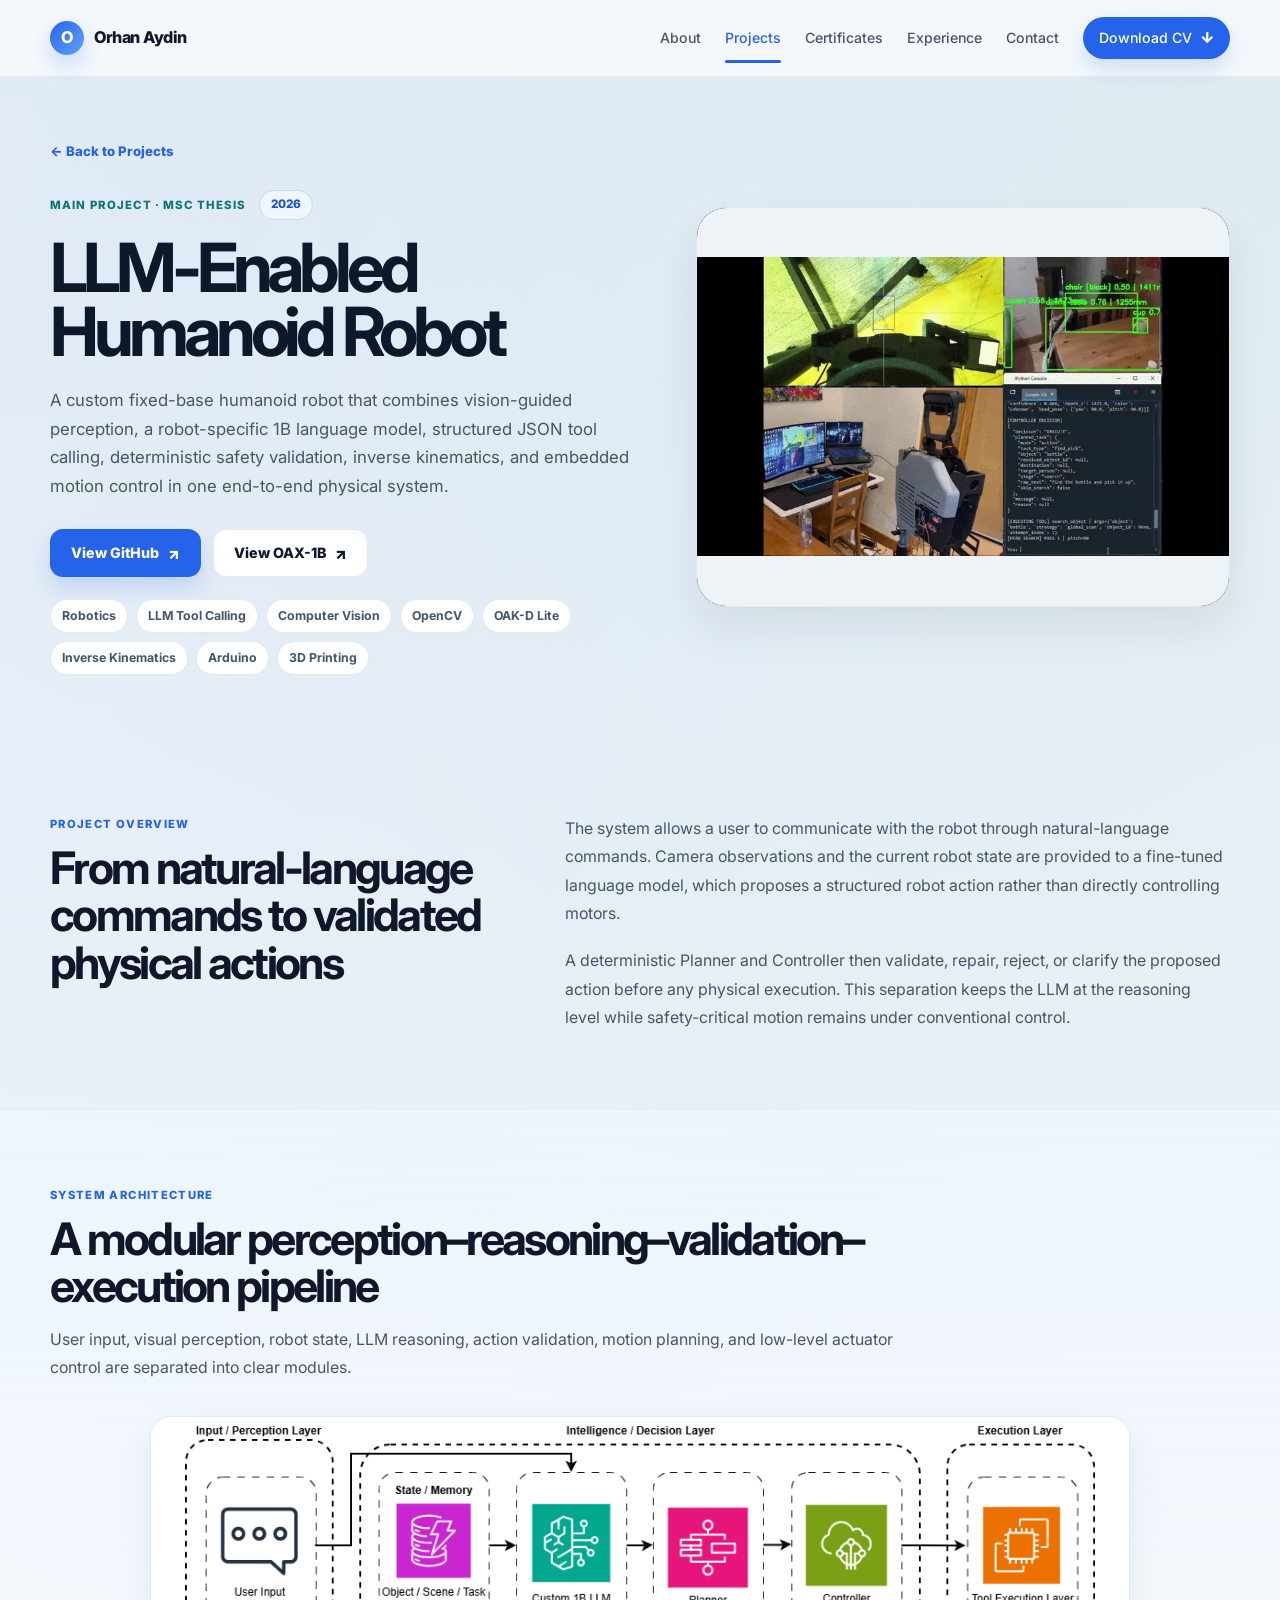
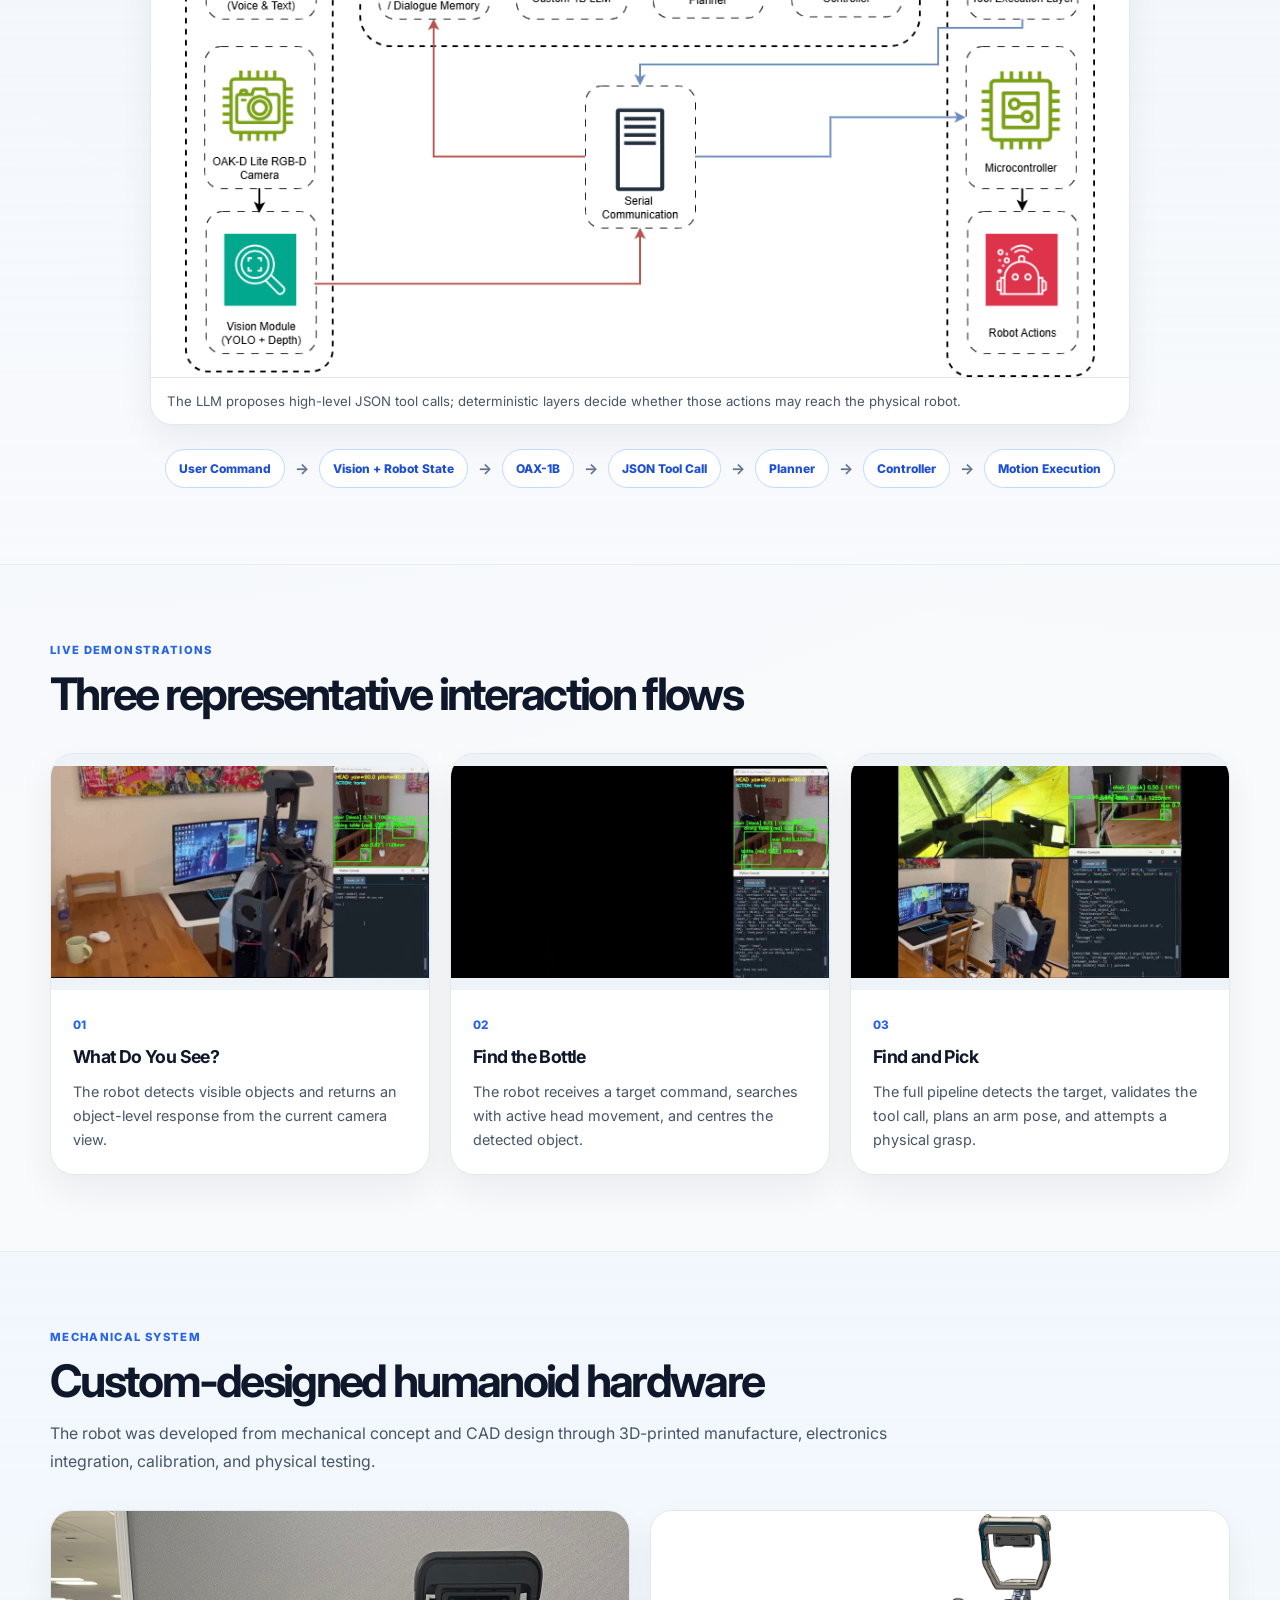
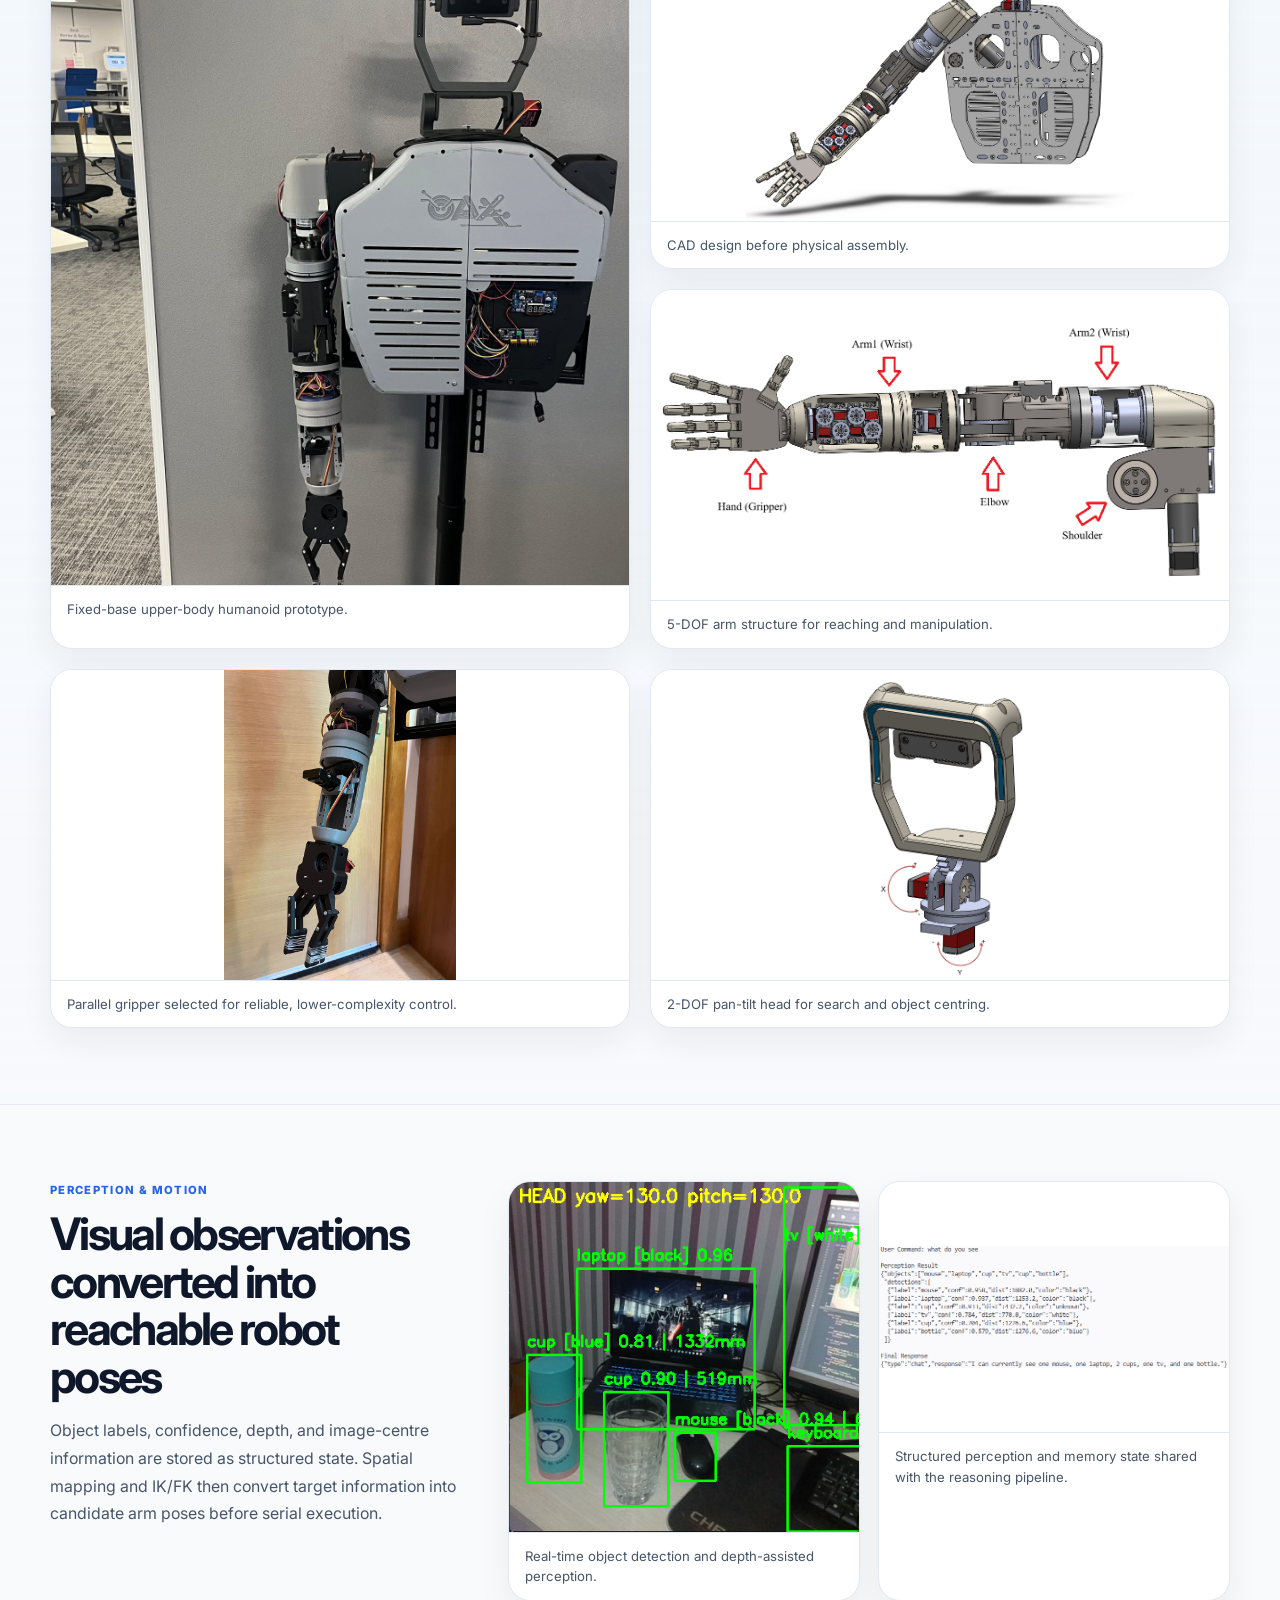
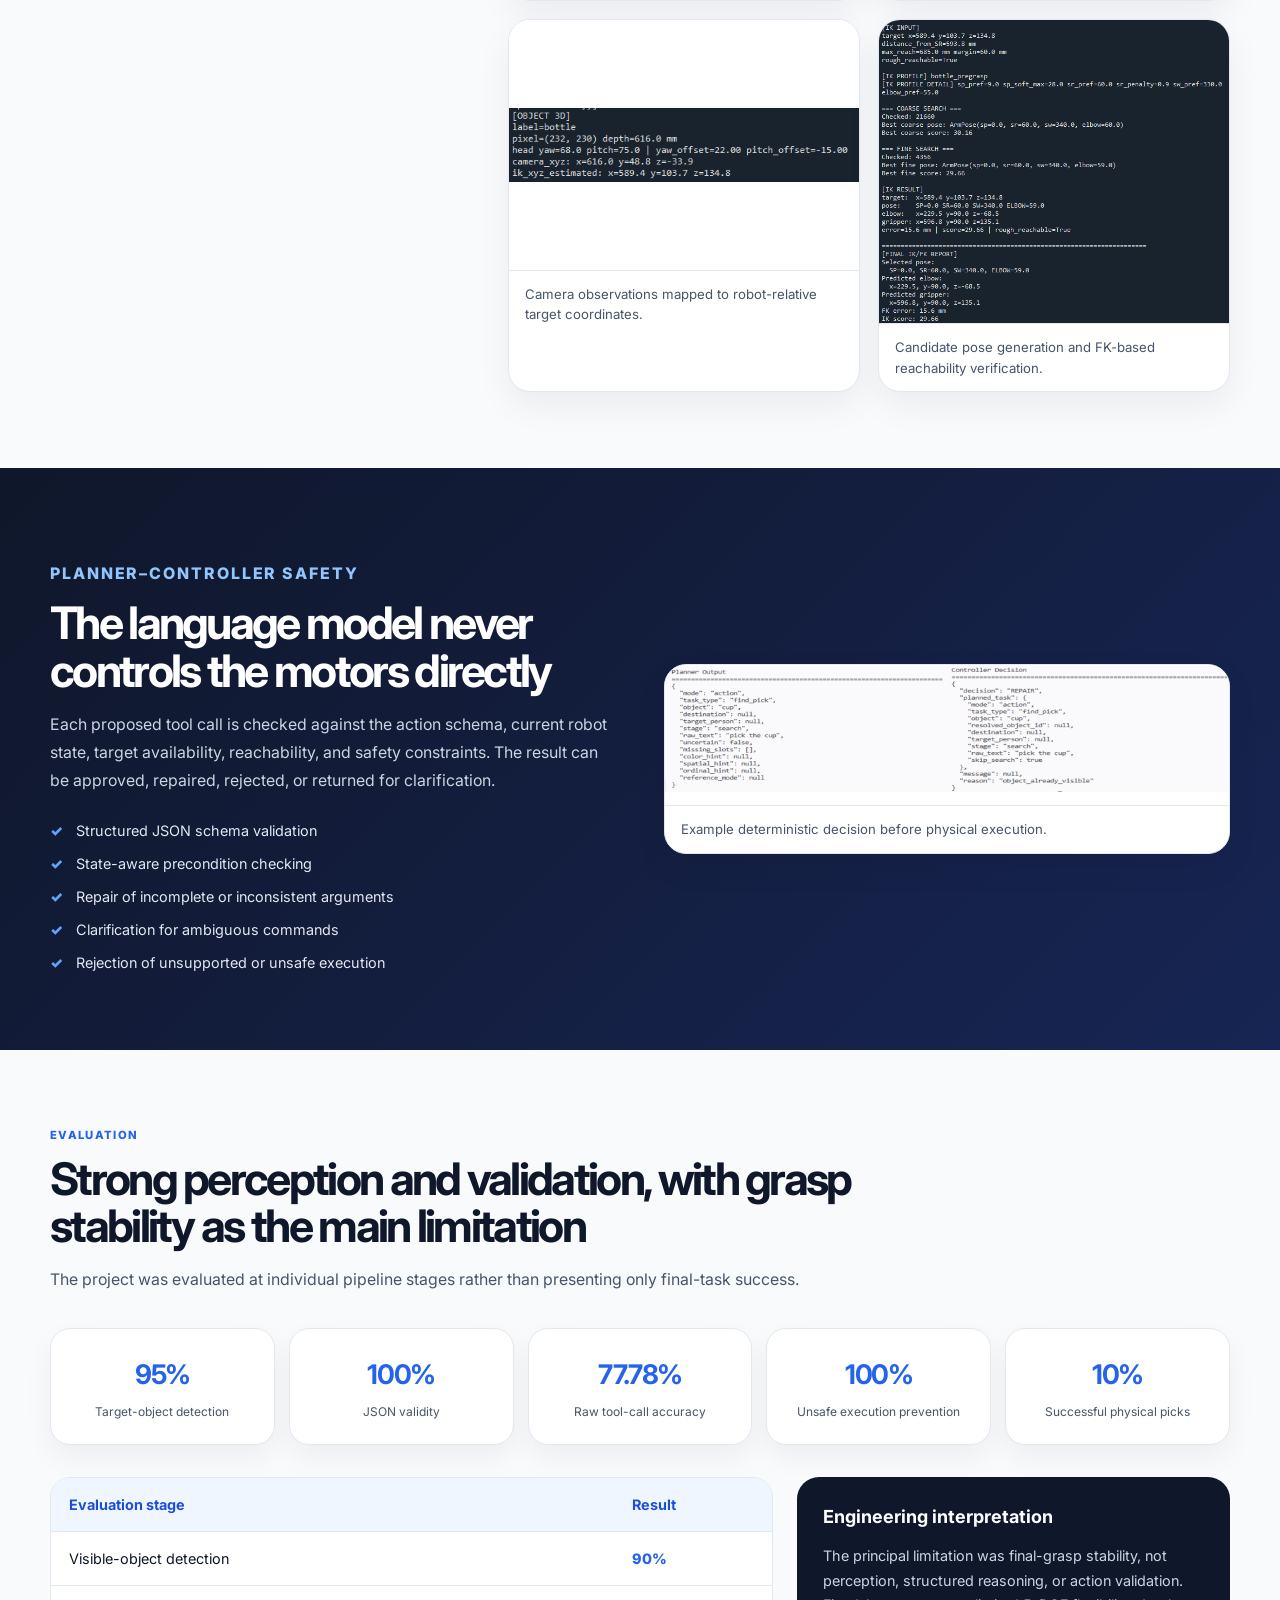
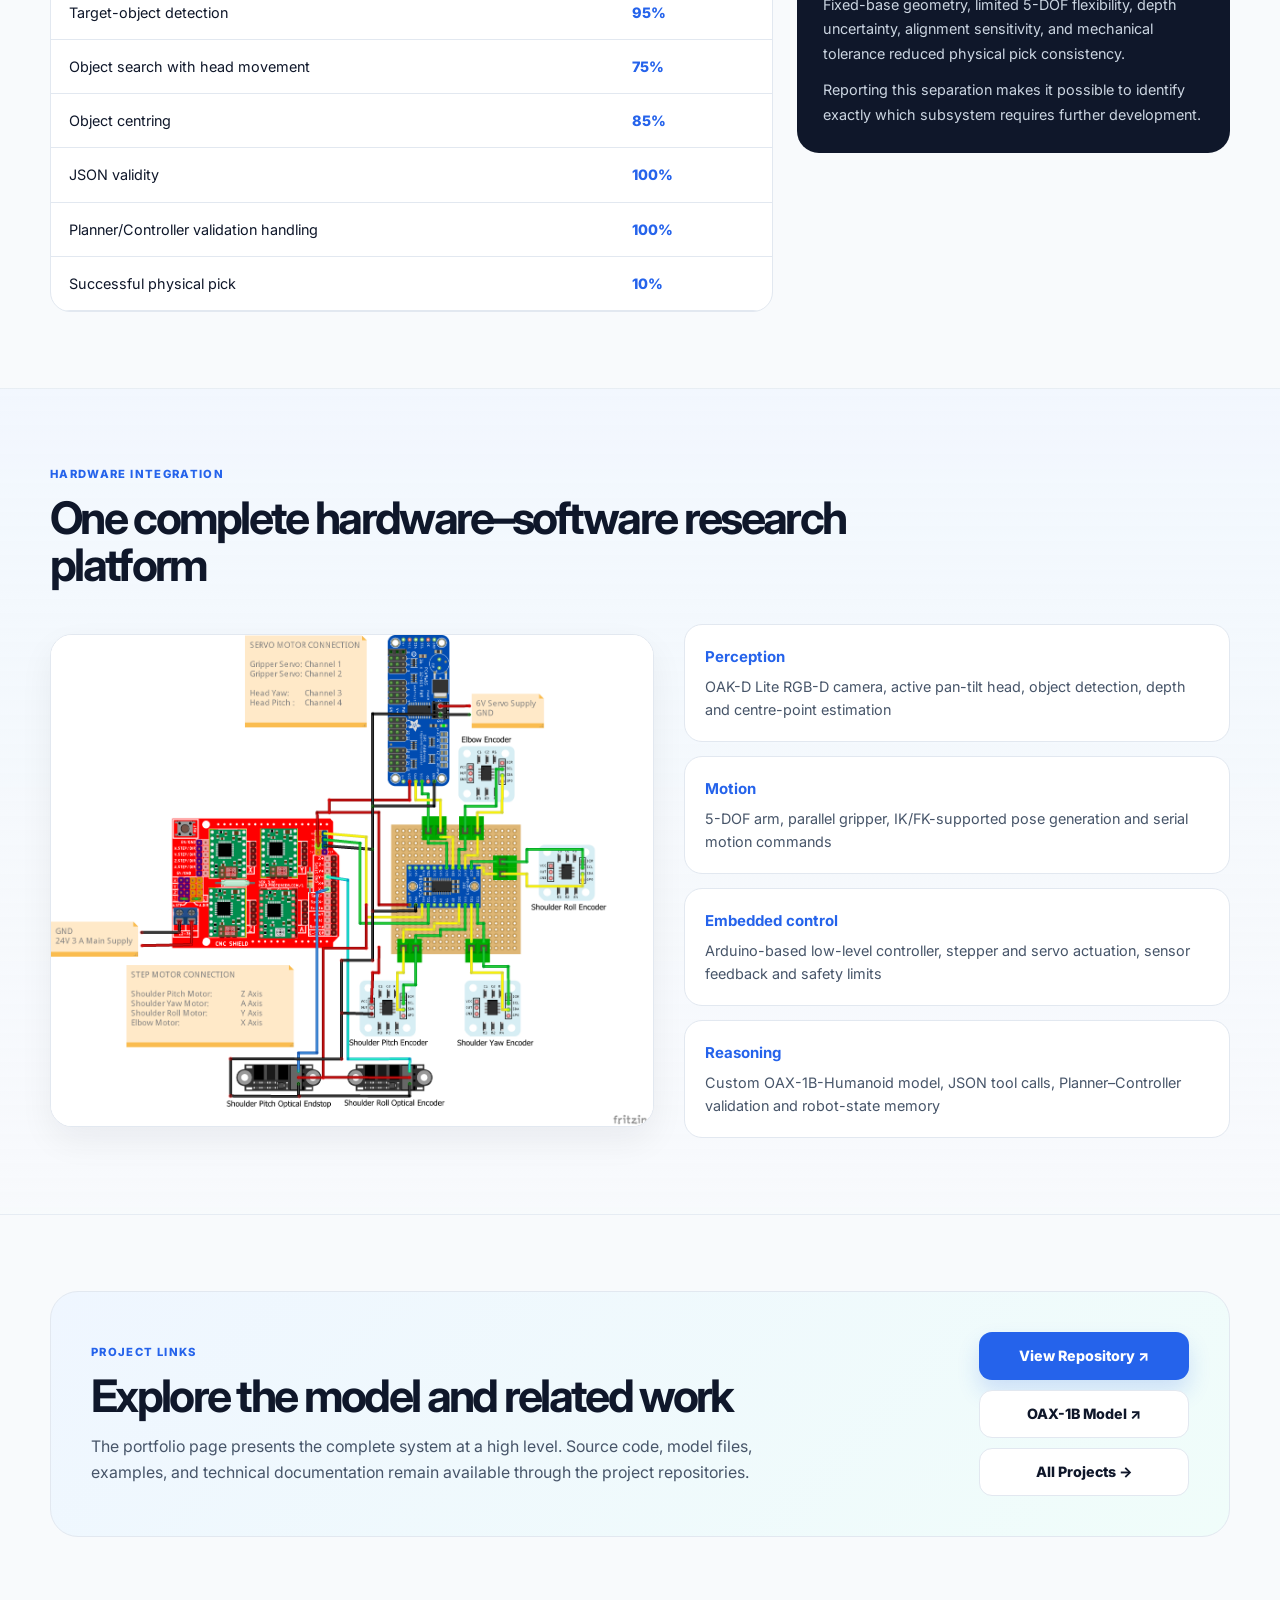
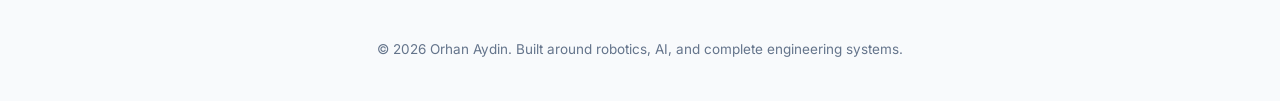
<file: projects/humanoid/index.html>
<!DOCTYPE html>

<html lang="en">
<head>
<meta charset="utf-8"/>
<meta content="width=device-width, initial-scale=1.0" name="viewport"/>
<title>LLM-Enabled Humanoid Robot | Orhan Aydin</title>
<meta content="An LLM-enabled humanoid robot integrating computer vision, robot-specific tool calling, Planner-Controller validation, inverse kinematics, embedded control, and physical manipulation." name="description"/>
<link href="../../style.css" rel="stylesheet"/>
<link href="https://fonts.googleapis.com" rel="preconnect"/>
<link crossorigin="" href="https://fonts.gstatic.com" rel="preconnect"/>
<link href="https://fonts.googleapis.com/css2?family=Inter:wght@400;500;600;700;800&amp;display=swap" rel="stylesheet"/>
</head>
<body>
<header class="site-header">
<nav class="navbar container">
<a class="logo" href="../../index.html"><span class="logo-mark">O</span><span>Orhan Aydin</span></a>
<div class="nav-links">
<a class="nav-link" href="../../about.html">About</a>
<a class="nav-link active" href="../../projects.html">Projects</a>
<a class="nav-link" href="../../index.html#certificates">Certificates</a>
<a class="nav-link" href="../../index.html#experience">Experience</a>
<a class="nav-link" href="../../index.html#contact">Contact</a>
<a class="nav-button" href="../../assets/Orhan-Aydin-CV.pdf" rel="noopener noreferrer" target="_blank">Download CV <span class="button-icon">↓</span></a>
</div>
</nav>
</header>
<main class="project-detail-page">
<section class="project-detail-hero section">
<div class="container project-detail-hero-grid">
<div class="project-detail-hero-copy">
<a class="project-back-link" href="../../projects.html">← Back to Projects</a>
<div class="project-detail-kicker-row">
<span class="project-detail-kicker">Main Project · MSc Thesis</span>
<span class="project-year-badge">2026</span>
</div>
<h1>LLM-Enabled Humanoid Robot</h1>
<p class="project-detail-lead">A custom fixed-base humanoid robot that combines vision-guided perception, a robot-specific 1B language model, structured JSON tool calling, deterministic safety validation, inverse kinematics, and embedded motion control in one end-to-end physical system.</p>
<div class="project-detail-actions">
<a class="button button-primary" href="https://github.com/orhanaydinn/oax_humanoid_robot" rel="noopener noreferrer" target="_blank">View GitHub <span class="button-icon">↗</span></a>
<a class="button button-secondary" href="https://huggingface.co/orhanaydinn" rel="noopener noreferrer" target="_blank">View OAX-1B <span class="button-icon">↗</span></a>
</div>
<div class="tag-list project-detail-tags">
<span>Robotics</span><span>LLM Tool Calling</span><span>Computer Vision</span><span>OpenCV</span><span>OAK-D Lite</span><span>Inverse Kinematics</span><span>Arduino</span><span>3D Printing</span>
</div>
</div>
<div class="project-detail-hero-media">
<video aria-label="Humanoid robot locating and attempting to pick a bottle" autoplay="" loop="" muted="" playsinline="" poster="assets/demos/find-and-pick-bottle-poster.jpg" preload="metadata"><source src="assets/demos/find-and-pick-bottle.mp4" type="video/mp4"/>Your browser does not support the video tag.</video>
</div>
</div>
</section>
<section class="project-detail-section">
<div class="container project-detail-intro-grid">
<div>
<p class="project-detail-section-label">Project Overview</p>
<h2>From natural-language commands to validated physical actions</h2>
</div>
<div class="project-detail-prose">
<p>The system allows a user to communicate with the robot through natural-language commands. Camera observations and the current robot state are provided to a fine-tuned language model, which proposes a structured robot action rather than directly controlling motors.</p>
<p>A deterministic Planner and Controller then validate, repair, reject, or clarify the proposed action before any physical execution. This separation keeps the LLM at the reasoning level while safety-critical motion remains under conventional control.</p>
</div>
</div>
</section>
<section class="project-detail-section project-detail-soft-section">
<div class="container">
<div class="project-detail-heading">
<p class="project-detail-section-label">System Architecture</p>
<h2>A modular perception–reasoning–validation–execution pipeline</h2>
<p>User input, visual perception, robot state, LLM reasoning, action validation, motion planning, and low-level actuator control are separated into clear modules.</p>
</div>
<figure class="project-detail-figure project-detail-figure-wide">
<img alt="Architecture of the LLM-enabled humanoid robot system" loading="lazy" src="assets/system-architecture.png"/>
<figcaption>The LLM proposes high-level JSON tool calls; deterministic layers decide whether those actions may reach the physical robot.</figcaption>
</figure>
<div aria-label="System pipeline" class="pipeline-list">
<span>User Command</span><b>→</b><span>Vision + Robot State</span><b>→</b><span>OAX-1B</span><b>→</b><span>JSON Tool Call</span><b>→</b><span>Planner</span><b>→</b><span>Controller</span><b>→</b><span>Motion Execution</span>
</div>
</div>
</section>
<section class="project-detail-section">
<div class="container">
<div class="project-detail-heading">
<p class="project-detail-section-label">Live Demonstrations</p>
<h2>Three representative interaction flows</h2>
</div>
<div class="demo-grid">
<article class="demo-card"><div class="demo-media"><video aria-label="Robot identifying visible objects" autoplay="" loop="" muted="" playsinline="" poster="assets/demos/what-do-you-see-poster.jpg" preload="metadata"><source src="assets/demos/what-do-you-see.mp4" type="video/mp4"/>Your browser does not support the video tag.</video></div><div class="demo-copy"><span>01</span><h3>What Do You See?</h3><p>The robot detects visible objects and returns an object-level response from the current camera view.</p></div></article>
<article class="demo-card"><div class="demo-media"><video aria-label="Robot searching for a bottle" autoplay="" loop="" muted="" playsinline="" poster="assets/demos/find-the-bottle-poster.jpg" preload="metadata"><source src="assets/demos/find-the-bottle.mp4" type="video/mp4"/>Your browser does not support the video tag.</video></div><div class="demo-copy"><span>02</span><h3>Find the Bottle</h3><p>The robot receives a target command, searches with active head movement, and centres the detected object.</p></div></article>
<article class="demo-card"><div class="demo-media"><video aria-label="Robot attempting to pick a bottle" autoplay="" loop="" muted="" playsinline="" poster="assets/demos/find-and-pick-bottle-poster.jpg" preload="metadata"><source src="assets/demos/find-and-pick-bottle.mp4" type="video/mp4"/>Your browser does not support the video tag.</video></div><div class="demo-copy"><span>03</span><h3>Find and Pick</h3><p>The full pipeline detects the target, validates the tool call, plans an arm pose, and attempts a physical grasp.</p></div></article>
</div>
</div>
</section>
<section class="project-detail-section project-detail-soft-section">
<div class="container">
<div class="project-detail-heading"><p class="project-detail-section-label">Mechanical System</p><h2>Custom-designed humanoid hardware</h2><p>The robot was developed from mechanical concept and CAD design through 3D-printed manufacture, electronics integration, calibration, and physical testing.</p></div>
<div class="project-detail-media-grid">
<figure class="project-detail-figure project-detail-figure-large"><img alt="Physical humanoid robot prototype" loading="lazy" src="assets/overall-robot-design.png"/><figcaption>Fixed-base upper-body humanoid prototype.</figcaption></figure>
<figure class="project-detail-figure"><img alt="3D design of humanoid robot" loading="lazy" src="assets/overall-robot-design-3d.png"/><figcaption>CAD design before physical assembly.</figcaption></figure>
<figure class="project-detail-figure"><img alt="Five degree of freedom robotic arm structure" loading="lazy" src="assets/robotic-arm-structure.png"/><figcaption>5-DOF arm structure for reaching and manipulation.</figcaption></figure>
<figure class="project-detail-figure"><img alt="Parallel robot gripper" loading="lazy" src="assets/robot-gripper.jpg"/><figcaption>Parallel gripper selected for reliable, lower-complexity control.</figcaption></figure>
<figure class="project-detail-figure"><img alt="Two degree of freedom pan tilt robot head" loading="lazy" src="assets/pan-tilt-head.png"/><figcaption>2-DOF pan-tilt head for search and object centring.</figcaption></figure>
</div>
</div>
</section>
<section class="project-detail-section">
<div class="container project-detail-split">
<div class="project-detail-sticky-copy"><p class="project-detail-section-label">Perception &amp; Motion</p><h2>Visual observations converted into reachable robot poses</h2><p>Object labels, confidence, depth, and image-centre information are stored as structured state. Spatial mapping and IK/FK then convert target information into candidate arm poses before serial execution.</p></div>
<div class="technical-stack">
<figure class="project-detail-figure"><img alt="Vision object detections" loading="lazy" src="assets/vision-detections.png"/><figcaption>Real-time object detection and depth-assisted perception.</figcaption></figure>
<figure class="project-detail-figure"><img alt="Structured perception memory output" loading="lazy" src="assets/perception-memory-output.png"/><figcaption>Structured perception and memory state shared with the reasoning pipeline.</figcaption></figure>
<figure class="project-detail-figure"><img alt="Spatial mapping and inverse kinematics target" loading="lazy" src="assets/spatial-mapping-ik-target.png"/><figcaption>Camera observations mapped to robot-relative target coordinates.</figcaption></figure>
<figure class="project-detail-figure"><img alt="Inverse and forward kinematics solver output" loading="lazy" src="assets/ik-fk-solver-output.png"/><figcaption>Candidate pose generation and FK-based reachability verification.</figcaption></figure>
</div>
</div>
</section>
<section class="project-detail-section project-detail-safety-section">
<div class="container project-detail-safety-grid">
<div><p class="project-detail-section-label">Planner–Controller Safety</p><h2>The language model never controls the motors directly</h2><p>Each proposed tool call is checked against the action schema, current robot state, target availability, reachability, and safety constraints. The result can be approved, repaired, rejected, or returned for clarification.</p><ul class="detail-check-list"><li>Structured JSON schema validation</li><li>State-aware precondition checking</li><li>Repair of incomplete or inconsistent arguments</li><li>Clarification for ambiguous commands</li><li>Rejection of unsupported or unsafe execution</li></ul></div>
<figure class="project-detail-figure"><img alt="Planner and Controller validation decision" loading="lazy" src="assets/planner-controller-decision.png"/><figcaption>Example deterministic decision before physical execution.</figcaption></figure>
</div>
</section>
<section class="project-detail-section">
<div class="container">
<div class="project-detail-heading"><p class="project-detail-section-label">Evaluation</p><h2>Strong perception and validation, with grasp stability as the main limitation</h2><p>The project was evaluated at individual pipeline stages rather than presenting only final-task success.</p></div>
<div class="metric-grid">
<article><strong>95%</strong><span>Target-object detection</span></article>
<article><strong>100%</strong><span>JSON validity</span></article>
<article><strong>77.78%</strong><span>Raw tool-call accuracy</span></article>
<article><strong>100%</strong><span>Unsafe execution prevention</span></article>
<article><strong>10%</strong><span>Successful physical picks</span></article>
</div>
<div class="evaluation-layout">
<div class="evaluation-table-wrap"><table class="evaluation-table"><thead><tr><th>Evaluation stage</th><th>Result</th></tr></thead><tbody><tr><td>Visible-object detection</td><td>90%</td></tr><tr><td>Target-object detection</td><td>95%</td></tr><tr><td>Object search with head movement</td><td>75%</td></tr><tr><td>Object centring</td><td>85%</td></tr><tr><td>JSON validity</td><td>100%</td></tr><tr><td>Planner/Controller validation handling</td><td>100%</td></tr><tr><td>Successful physical pick</td><td>10%</td></tr></tbody></table></div>
<aside class="evaluation-note"><h3>Engineering interpretation</h3><p>The principal limitation was final-grasp stability, not perception, structured reasoning, or action validation. Fixed-base geometry, limited 5-DOF flexibility, depth uncertainty, alignment sensitivity, and mechanical tolerance reduced physical pick consistency.</p><p>Reporting this separation makes it possible to identify exactly which subsystem requires further development.</p></aside>
</div>
</div>
</section>
<section class="project-detail-section project-detail-soft-section">
<div class="container">
<div class="project-detail-heading"><p class="project-detail-section-label">Hardware Integration</p><h2>One complete hardware–software research platform</h2></div>
<div class="hardware-layout"><figure class="project-detail-figure"><img alt="Humanoid robot hardware integration" loading="lazy" src="assets/hardware-integration.png"/></figure><div class="hardware-list"><div><strong>Perception</strong><span>OAK-D Lite RGB-D camera, active pan-tilt head, object detection, depth and centre-point estimation</span></div><div><strong>Motion</strong><span>5-DOF arm, parallel gripper, IK/FK-supported pose generation and serial motion commands</span></div><div><strong>Embedded control</strong><span>Arduino-based low-level controller, stepper and servo actuation, sensor feedback and safety limits</span></div><div><strong>Reasoning</strong><span>Custom OAX-1B-Humanoid model, JSON tool calls, Planner–Controller validation and robot-state memory</span></div></div></div>
</div>
</section>
<section class="project-detail-section">
<div class="container project-detail-final-card">
<div><p class="project-detail-section-label">Project Links</p><h2>Explore the model and related work</h2><p>The portfolio page presents the complete system at a high level. Source code, model files, examples, and technical documentation remain available through the project repositories.</p></div>
<div class="project-detail-final-actions"><a class="button button-primary" href="https://github.com/orhanaydinn/oax_humanoid_robot" rel="noopener noreferrer" target="_blank">View Repository ↗</a><a class="button button-secondary" href="https://huggingface.co/orhanaydinn/OAX-1B-Humanoid" rel="noopener noreferrer" target="_blank">OAX-1B Model ↗</a><a class="button button-secondary" href="../../projects.html">All Projects →</a></div>
</div>
</section>
</main>
<footer class="footer">© 2026 Orhan Aydin. Built around robotics, AI, and complete engineering systems.</footer>
<script src="../../script.js"></script>
</body>
</html>
</file>
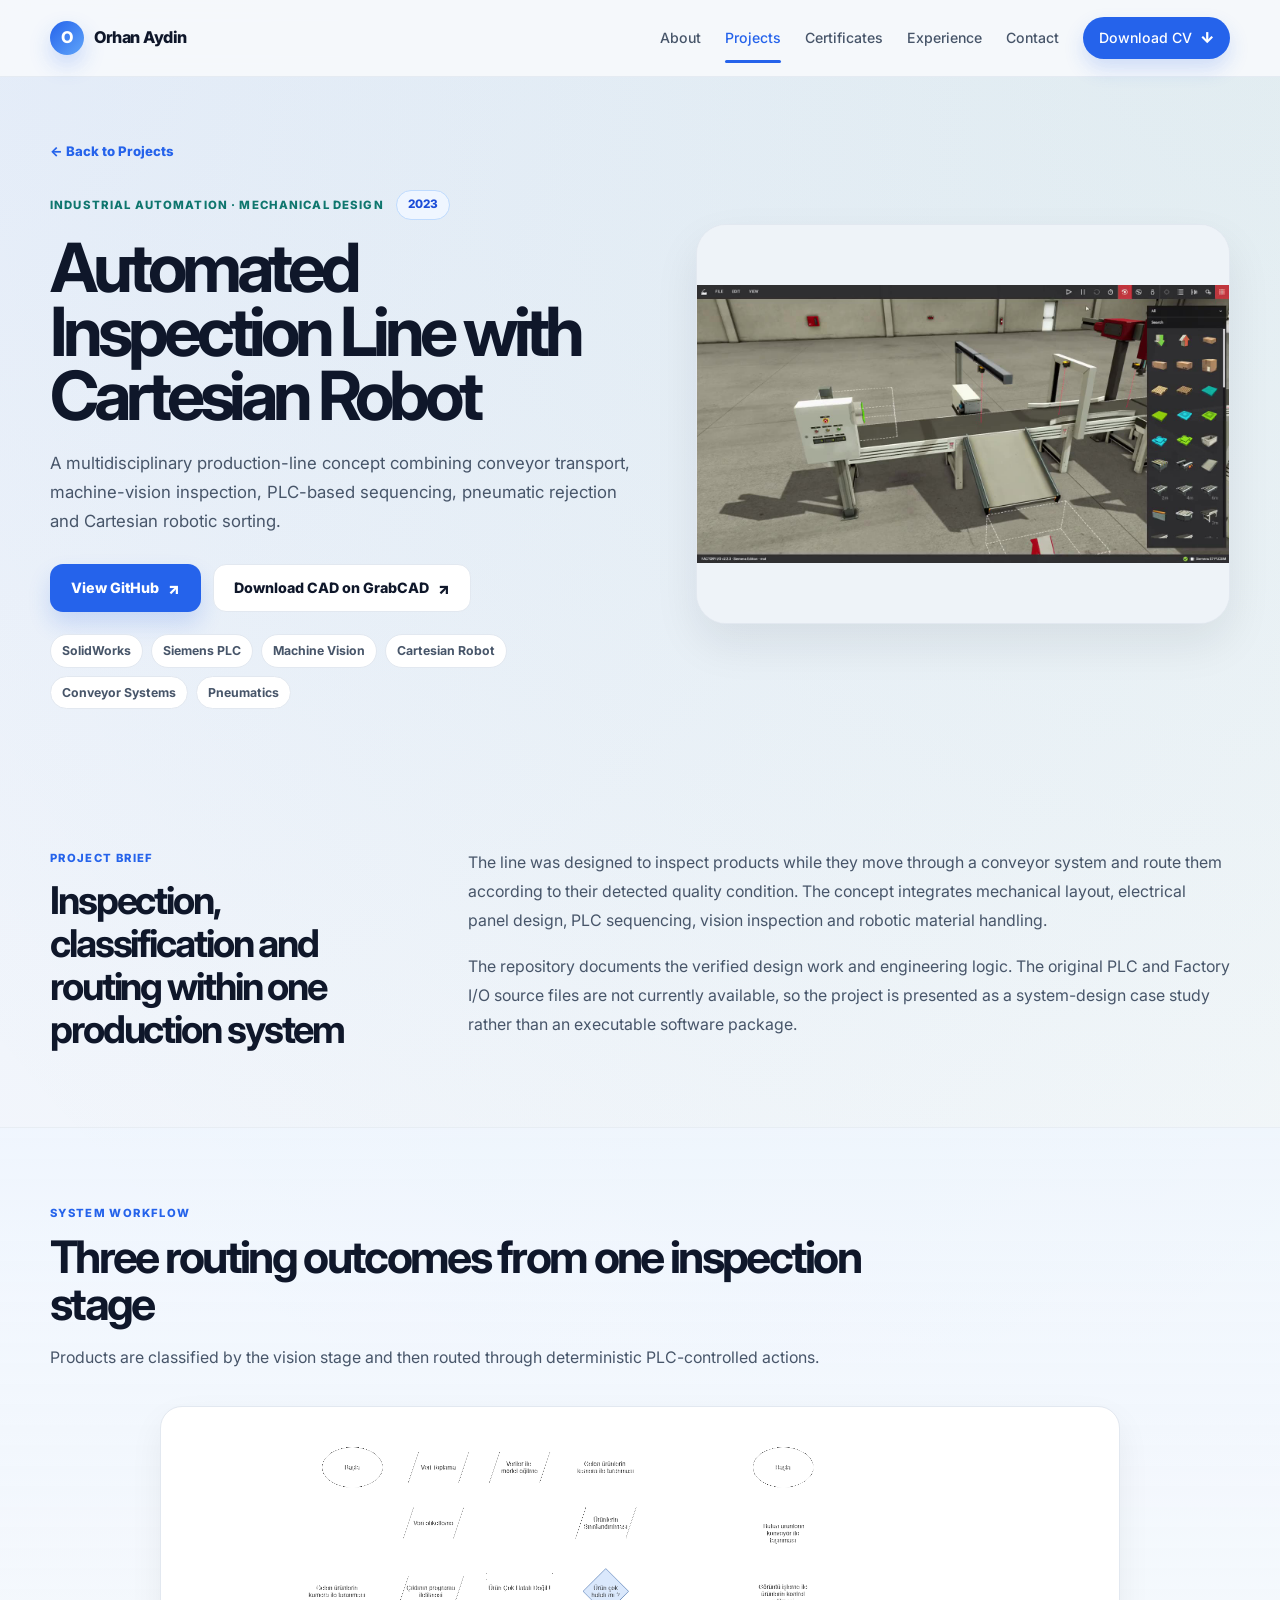
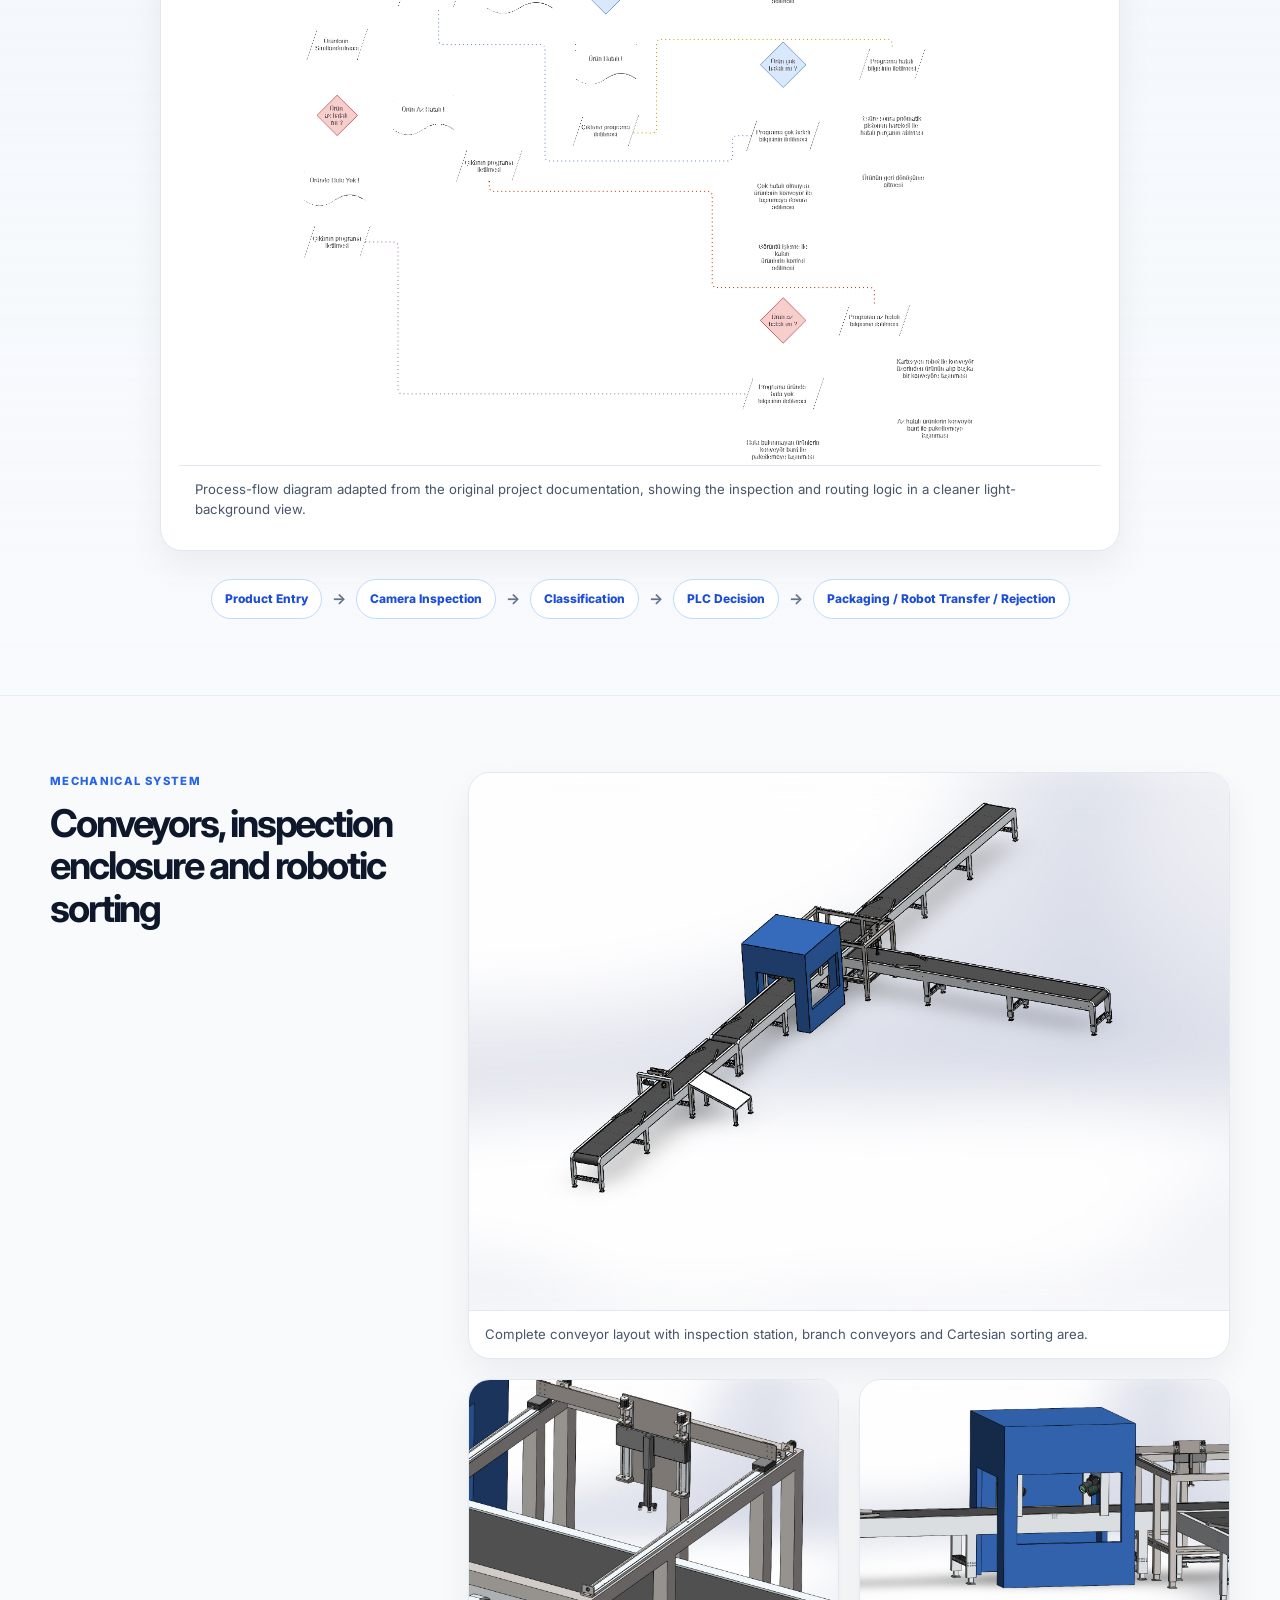
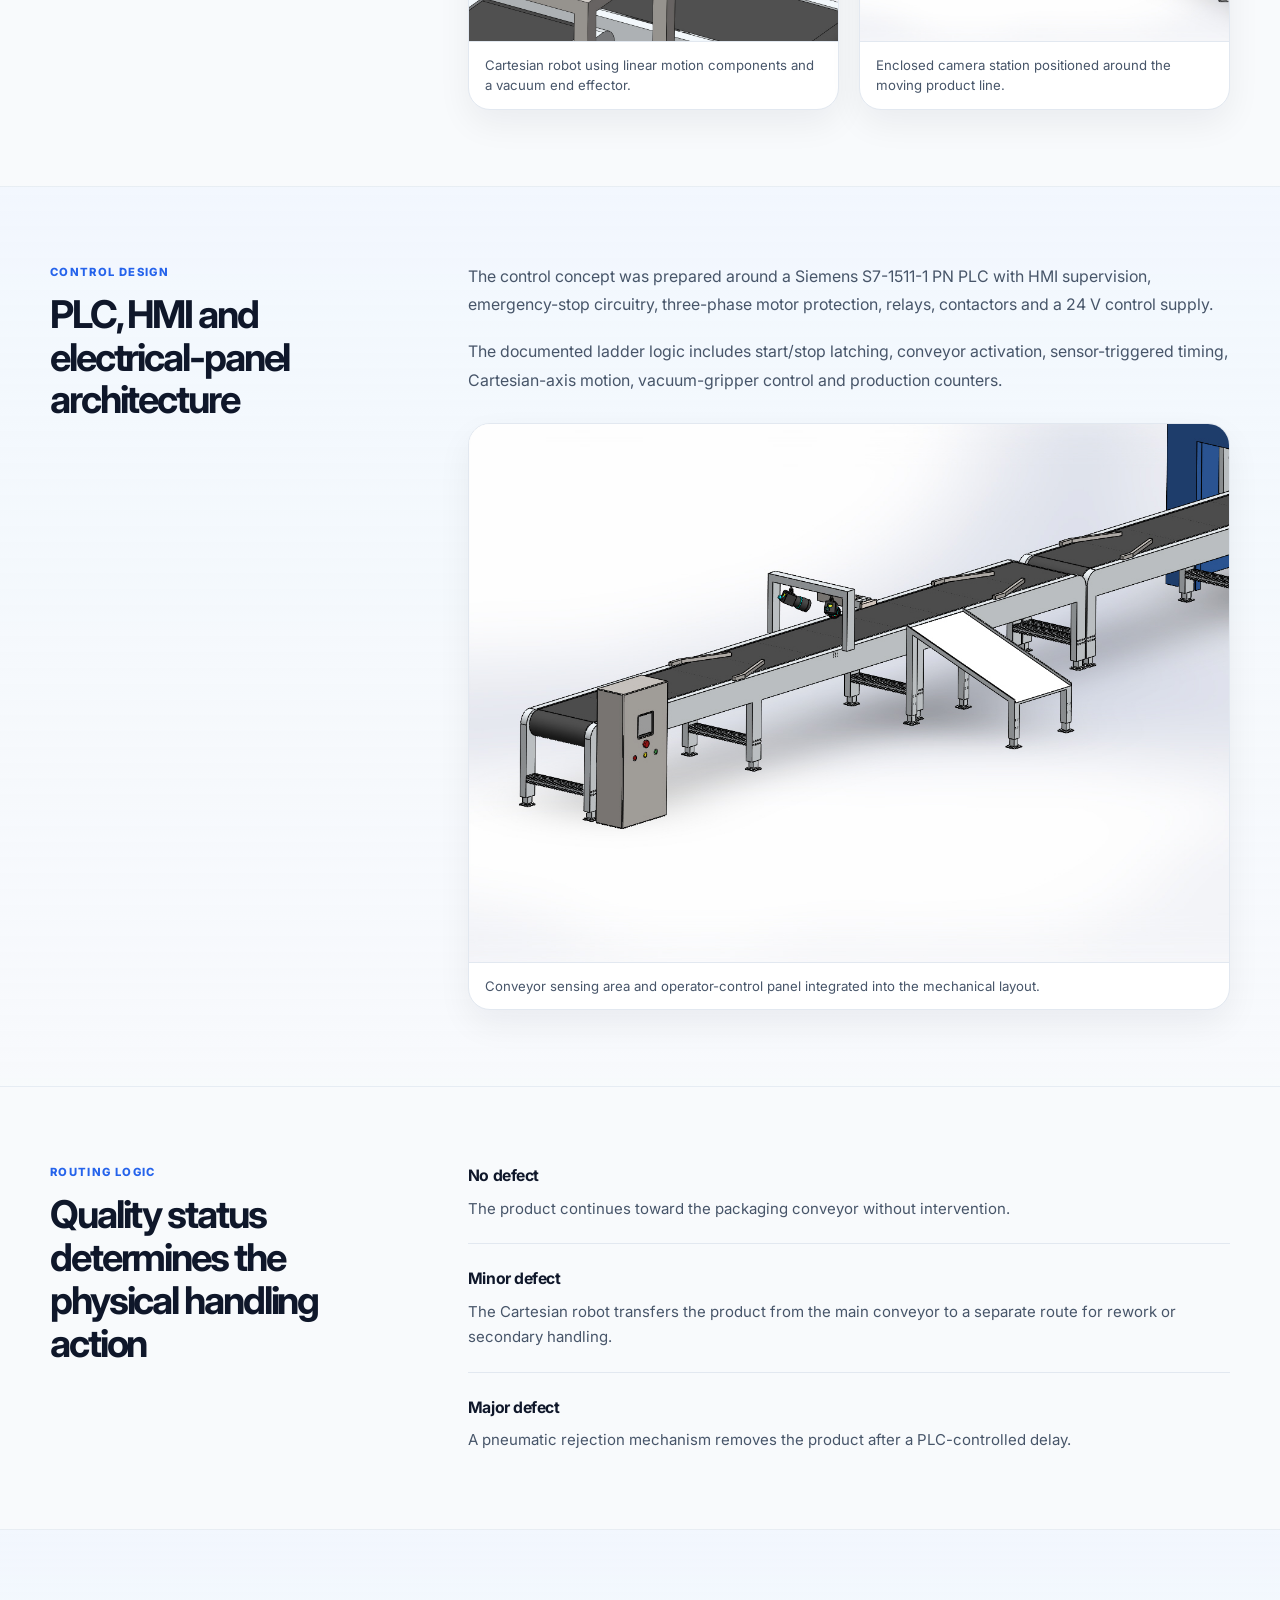
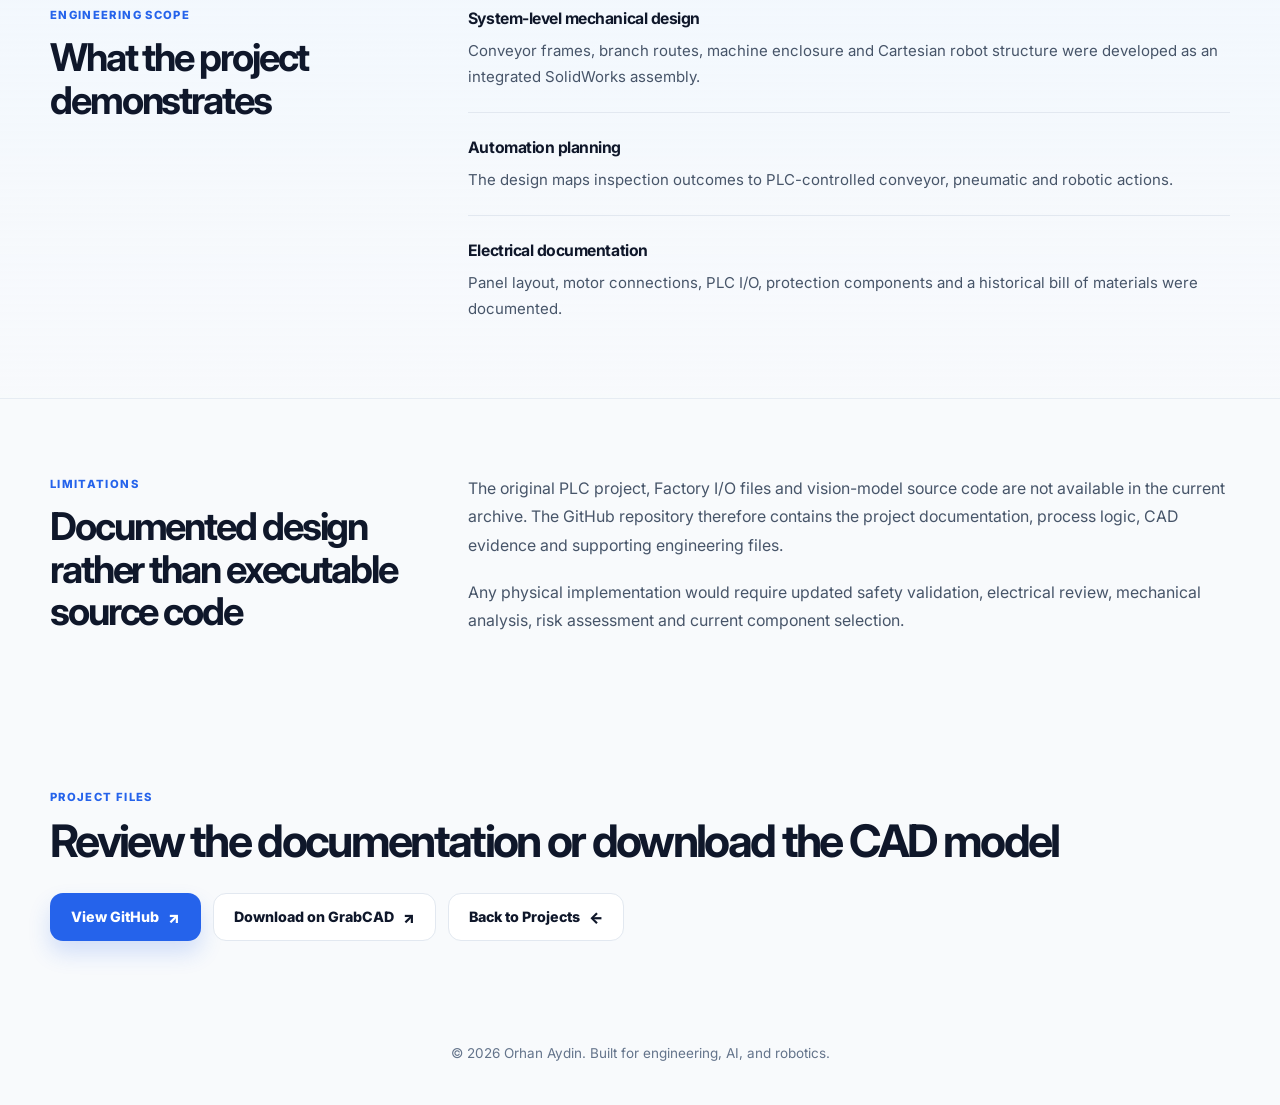
<file: projects/inspection-line/index.html>
<!DOCTYPE html>

<html lang="en">
<head>
<meta charset="utf-8"/>
<meta content="width=device-width, initial-scale=1.0" name="viewport"/>
<title>Automated Inspection Line with Cartesian Robot | Orhan Aydin</title>
<meta content="Mechanical, electrical and automation system design for a conveyor inspection line with machine vision, PLC control and Cartesian robotic sorting." name="description"/>
<link href="../../style.css" rel="stylesheet"/>
<link href="https://fonts.googleapis.com" rel="preconnect"/>
<link crossorigin="" href="https://fonts.gstatic.com" rel="preconnect"/>
<link href="https://fonts.googleapis.com/css2?family=Inter:wght@400;500;600;700;800&amp;display=swap" rel="stylesheet"/>
</head>
<body>
<header class="site-header">
<nav class="navbar container">
<a class="logo" href="../../index.html"><span class="logo-mark">O</span><span>Orhan Aydin</span></a>
<div class="nav-links">
<a class="nav-link" href="../../about.html">About</a>
<a class="nav-link active" href="../../projects.html">Projects</a>
<a class="nav-link" href="../../index.html#certificates">Certificates</a>
<a class="nav-link" href="../../index.html#experience">Experience</a>
<a class="nav-link" href="../../index.html#contact">Contact</a>
<a class="nav-button" href="../../assets/Orhan-Aydin-CV.pdf" rel="noopener noreferrer" target="_blank">Download CV <span class="button-icon">↓</span></a>
</div>
</nav>
</header>
<main class="project-detail-page inspection-detail-page">
<section class="project-detail-hero section">
<div class="container project-detail-hero-grid">
<div class="project-detail-hero-copy">
<a class="project-back-link" href="../../projects.html">← Back to Projects</a>
<div class="project-detail-kicker-row">
<span class="project-detail-kicker">Industrial Automation · Mechanical Design</span>
<span class="project-year-badge">2023</span>
</div>
<h1>Automated Inspection Line with Cartesian Robot</h1>
<p class="project-detail-lead">A multidisciplinary production-line concept combining conveyor transport, machine-vision inspection, PLC-based sequencing, pneumatic rejection and Cartesian robotic sorting.</p>
<div class="project-detail-actions">
<a class="button button-primary" href="https://github.com/orhanaydinn/automated-inspection-line-cartesian-robot" rel="noopener noreferrer" target="_blank">View GitHub <span class="button-icon">↗</span></a>
<a class="button button-secondary" href="https://grabcad.com/library/inspection-line-with-cartesian-robot-1" rel="noopener noreferrer" target="_blank">Download CAD on GrabCAD <span class="button-icon">↗</span></a>
</div>
<div class="tag-list project-detail-tags">
<span>SolidWorks</span><span>Siemens PLC</span><span>Machine Vision</span><span>Cartesian Robot</span><span>Conveyor Systems</span><span>Pneumatics</span>
</div>
</div>
<div class="project-detail-hero-media inspection-hero-media">
<video aria-label="Automated inspection line with Cartesian robot demonstration" autoplay="" loop="" muted="" playsinline="" poster="../../assets/inspection-line-poster.jpg" preload="metadata">
<source src="../../assets/inspection-line.mp4" type="video/mp4"/>
            Your browser does not support the video tag.
          </video>
</div>
</div>
</section>
<section class="project-detail-section">
<div class="container case-study-grid">
<div class="case-study-aside">
<p class="project-detail-section-label">Project Brief</p>
<h2>Inspection, classification and routing within one production system</h2>
</div>
<div class="project-detail-prose case-study-prose">
<p>The line was designed to inspect products while they move through a conveyor system and route them according to their detected quality condition. The concept integrates mechanical layout, electrical panel design, PLC sequencing, vision inspection and robotic material handling.</p>
<p>The repository documents the verified design work and engineering logic. The original PLC and Factory I/O source files are not currently available, so the project is presented as a system-design case study rather than an executable software package.</p>
</div>
</div>
</section>
<section class="project-detail-section project-detail-soft-section">
<div class="container">
<div class="project-detail-heading">
<p class="project-detail-section-label">System Workflow</p>
<h2>Three routing outcomes from one inspection stage</h2>
<p>Products are classified by the vision stage and then routed through deterministic PLC-controlled actions.</p>
</div>
<figure class="project-detail-figure inspection-workflow-figure">
<img alt="Flowchart showing product inspection, classification, pneumatic rejection and Cartesian robot sorting logic" loading="lazy" src="assets/inspection-workflow-light.png"/>
<figcaption>Process-flow diagram adapted from the original project documentation, showing the inspection and routing logic in a cleaner light-background view.</figcaption>
</figure>
<div class="pipeline-list inspection-pipeline-list">
<span>Product Entry</span><b>→</b><span>Camera Inspection</span><b>→</b><span>Classification</span><b>→</b><span>PLC Decision</span><b>→</b><span>Packaging / Robot Transfer / Rejection</span>
</div>
</div>
</section>
<section class="project-detail-section">
<div class="container case-study-grid">
<div class="case-study-aside">
<p class="project-detail-section-label">Mechanical System</p>
<h2>Conveyors, inspection enclosure and robotic sorting</h2>
</div>
<div class="inspection-media-stack">
<figure class="project-detail-figure">
<img alt="SolidWorks overview of the complete automated inspection line" loading="lazy" src="assets/inspection-line-overview.jpg"/>
<figcaption>Complete conveyor layout with inspection station, branch conveyors and Cartesian sorting area.</figcaption>
</figure>
<div class="inspection-two-column-media">
<figure class="project-detail-figure">
<img alt="Cartesian robot mechanism above the conveyor system" loading="lazy" src="assets/cartesian-robot-detail.jpg"/>
<figcaption>Cartesian robot using linear motion components and a vacuum end effector.</figcaption>
</figure>
<figure class="project-detail-figure">
<img alt="Machine vision inspection enclosure around the conveyor" loading="lazy" src="assets/vision-inspection-enclosure.jpg"/>
<figcaption>Enclosed camera station positioned around the moving product line.</figcaption>
</figure>
</div>
</div>
</div>
</section>
<section class="project-detail-section project-detail-soft-section">
<div class="container case-study-grid">
<div class="case-study-aside">
<p class="project-detail-section-label">Control Design</p>
<h2>PLC, HMI and electrical-panel architecture</h2>
</div>
<div>
<div class="project-detail-prose case-study-prose">
<p>The control concept was prepared around a Siemens S7-1511-1 PN PLC with HMI supervision, emergency-stop circuitry, three-phase motor protection, relays, contactors and a 24 V control supply.</p>
<p>The documented ladder logic includes start/stop latching, conveyor activation, sensor-triggered timing, Cartesian-axis motion, vacuum-gripper control and production counters.</p>
</div>
<figure class="project-detail-figure inspection-control-figure">
<img alt="Conveyor section with sensors and electrical control panel" loading="lazy" src="assets/conveyor-control-panel.jpg"/>
<figcaption>Conveyor sensing area and operator-control panel integrated into the mechanical layout.</figcaption>
</figure>
</div>
</div>
</section>
<section class="project-detail-section">
<div class="container case-study-grid">
<div class="case-study-aside">
<p class="project-detail-section-label">Routing Logic</p>
<h2>Quality status determines the physical handling action</h2>
</div>
<div class="case-study-findings">
<article><h3>No defect</h3><p>The product continues toward the packaging conveyor without intervention.</p></article>
<article><h3>Minor defect</h3><p>The Cartesian robot transfers the product from the main conveyor to a separate route for rework or secondary handling.</p></article>
<article><h3>Major defect</h3><p>A pneumatic rejection mechanism removes the product after a PLC-controlled delay.</p></article>
</div>
</div>
</section>
<section class="project-detail-section project-detail-soft-section">
<div class="container case-study-grid">
<div class="case-study-aside">
<p class="project-detail-section-label">Engineering Scope</p>
<h2>What the project demonstrates</h2>
</div>
<div class="case-study-findings">
<article><h3>System-level mechanical design</h3><p>Conveyor frames, branch routes, machine enclosure and Cartesian robot structure were developed as an integrated SolidWorks assembly.</p></article>
<article><h3>Automation planning</h3><p>The design maps inspection outcomes to PLC-controlled conveyor, pneumatic and robotic actions.</p></article>
<article><h3>Electrical documentation</h3><p>Panel layout, motor connections, PLC I/O, protection components and a historical bill of materials were documented.</p></article>
</div>
</div>
</section>
<section class="project-detail-section">
<div class="container case-study-grid">
<div class="case-study-aside">
<p class="project-detail-section-label">Limitations</p>
<h2>Documented design rather than executable source code</h2>
</div>
<div class="project-detail-prose case-study-prose">
<p>The original PLC project, Factory I/O files and vision-model source code are not available in the current archive. The GitHub repository therefore contains the project documentation, process logic, CAD evidence and supporting engineering files.</p>
<p>Any physical implementation would require updated safety validation, electrical review, mechanical analysis, risk assessment and current component selection.</p>
</div>
</div>
</section>
<section class="project-detail-section">
<div class="container project-detail-cta">
<div>
<p class="project-detail-section-label">Project Files</p>
<h2>Review the documentation or download the CAD model</h2>
</div>
<div class="project-detail-actions">
<a class="button button-primary" href="https://github.com/orhanaydinn/automated-inspection-line-cartesian-robot" rel="noopener noreferrer" target="_blank">View GitHub <span class="button-icon">↗</span></a>
<a class="button button-secondary" href="https://grabcad.com/library/inspection-line-with-cartesian-robot-1" rel="noopener noreferrer" target="_blank">Download on GrabCAD <span class="button-icon">↗</span></a>
<a class="button button-secondary" href="../../projects.html">Back to Projects <span class="button-icon">←</span></a>
</div>
</div>
</section>
</main>
<footer class="footer">© 2026 Orhan Aydin. Built for engineering, AI, and robotics.</footer>
</body>
</html>
</file>
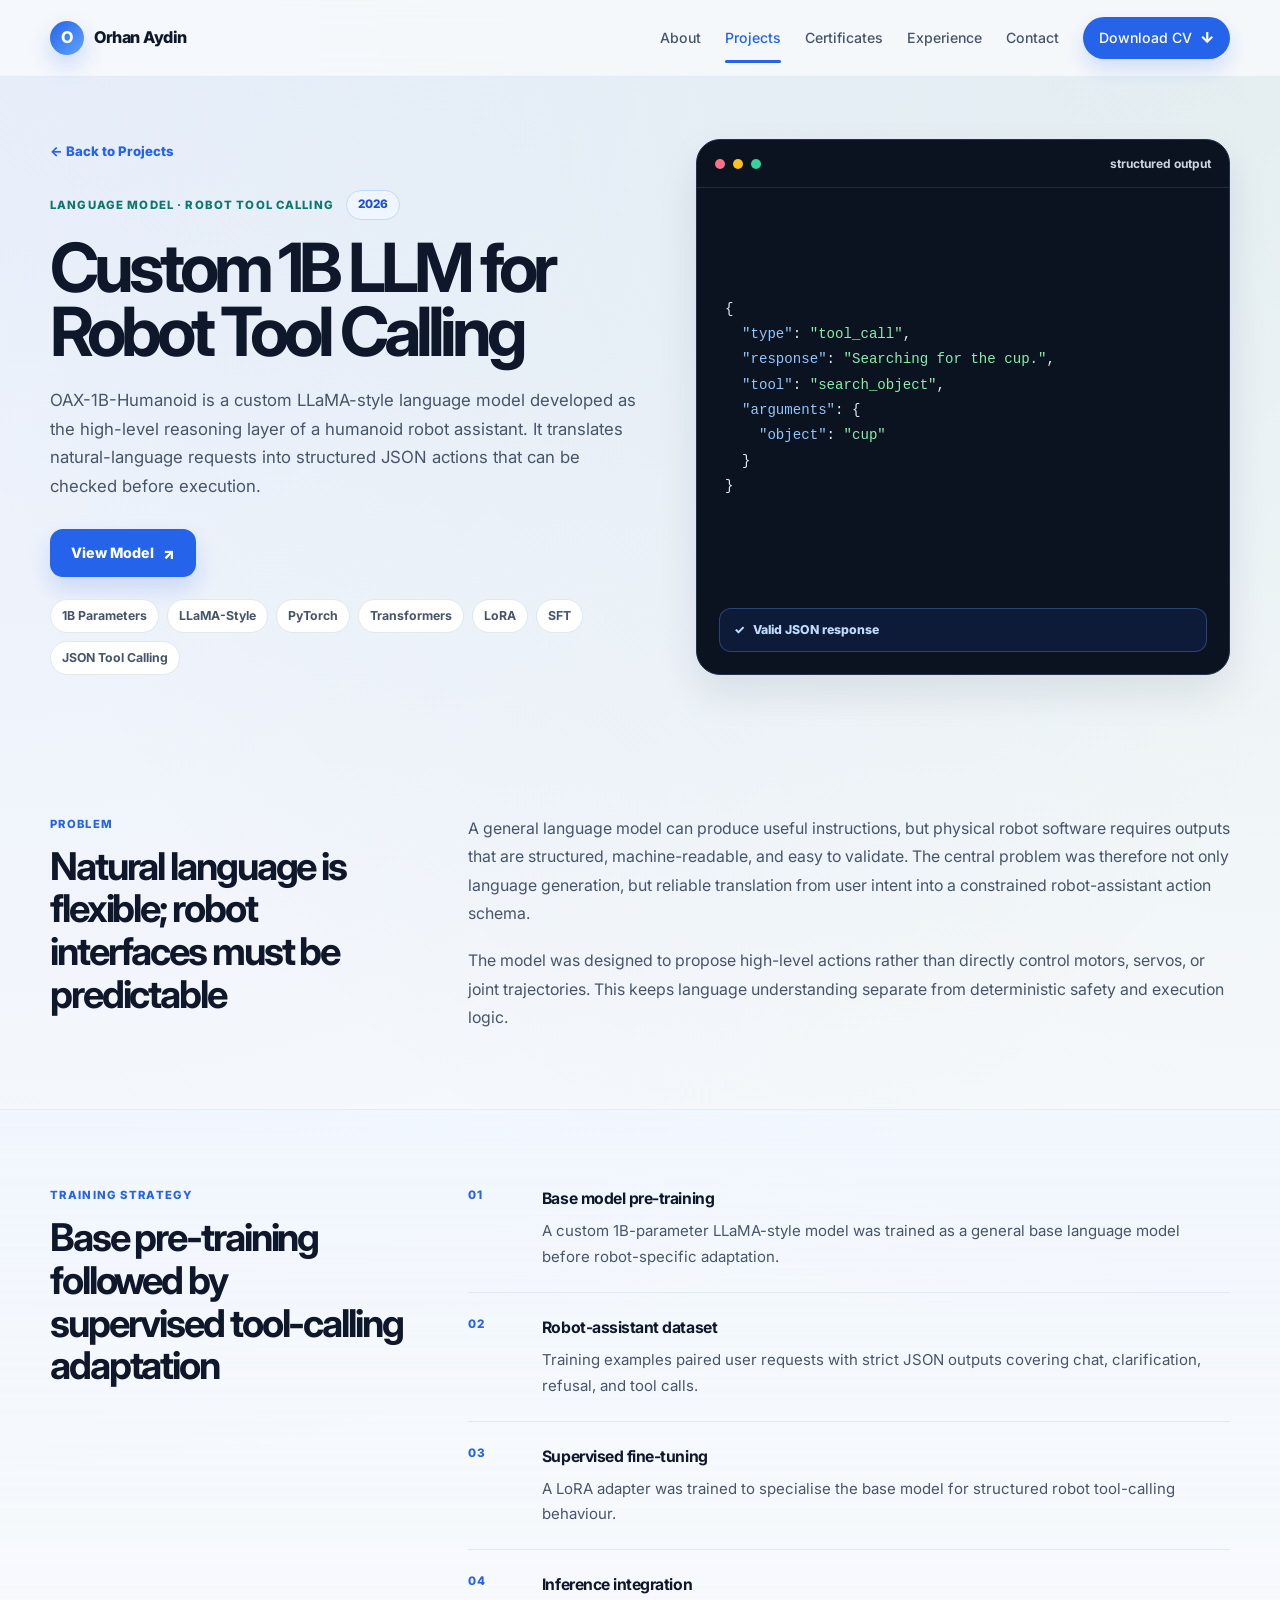
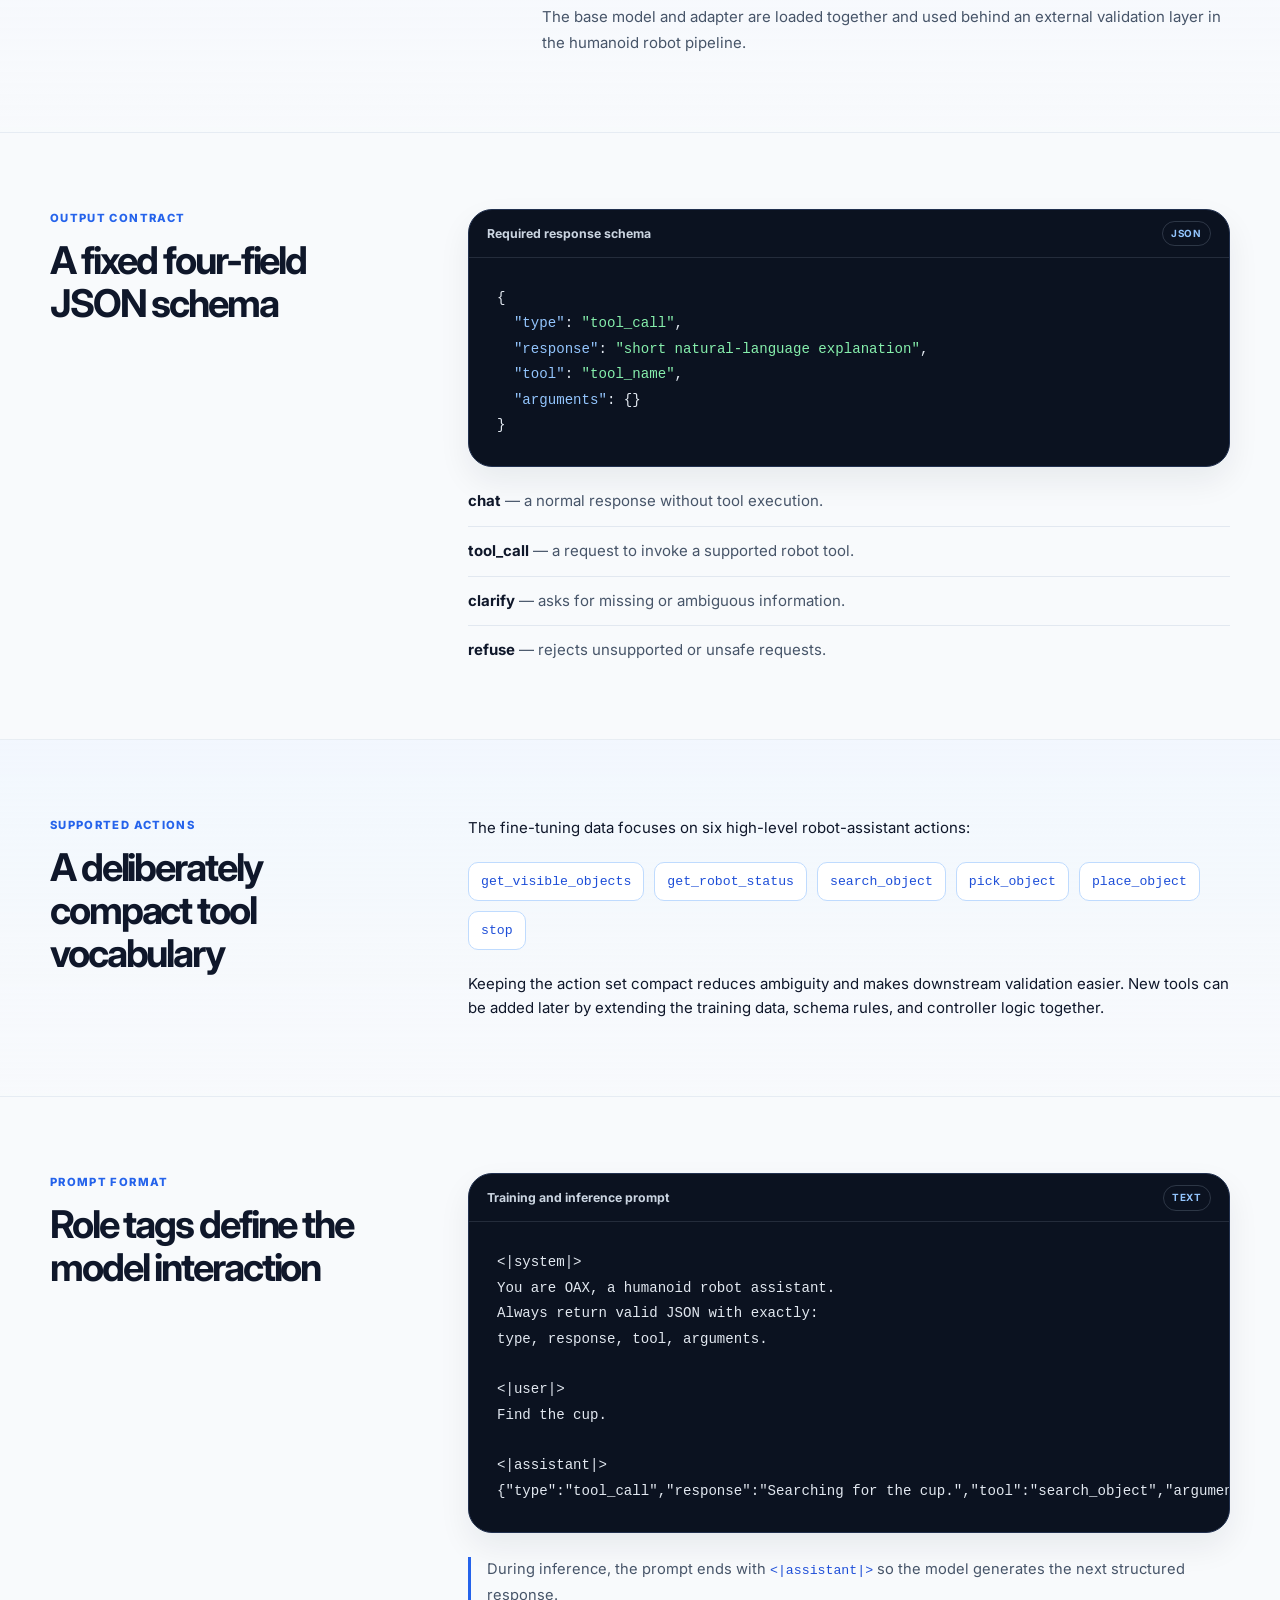
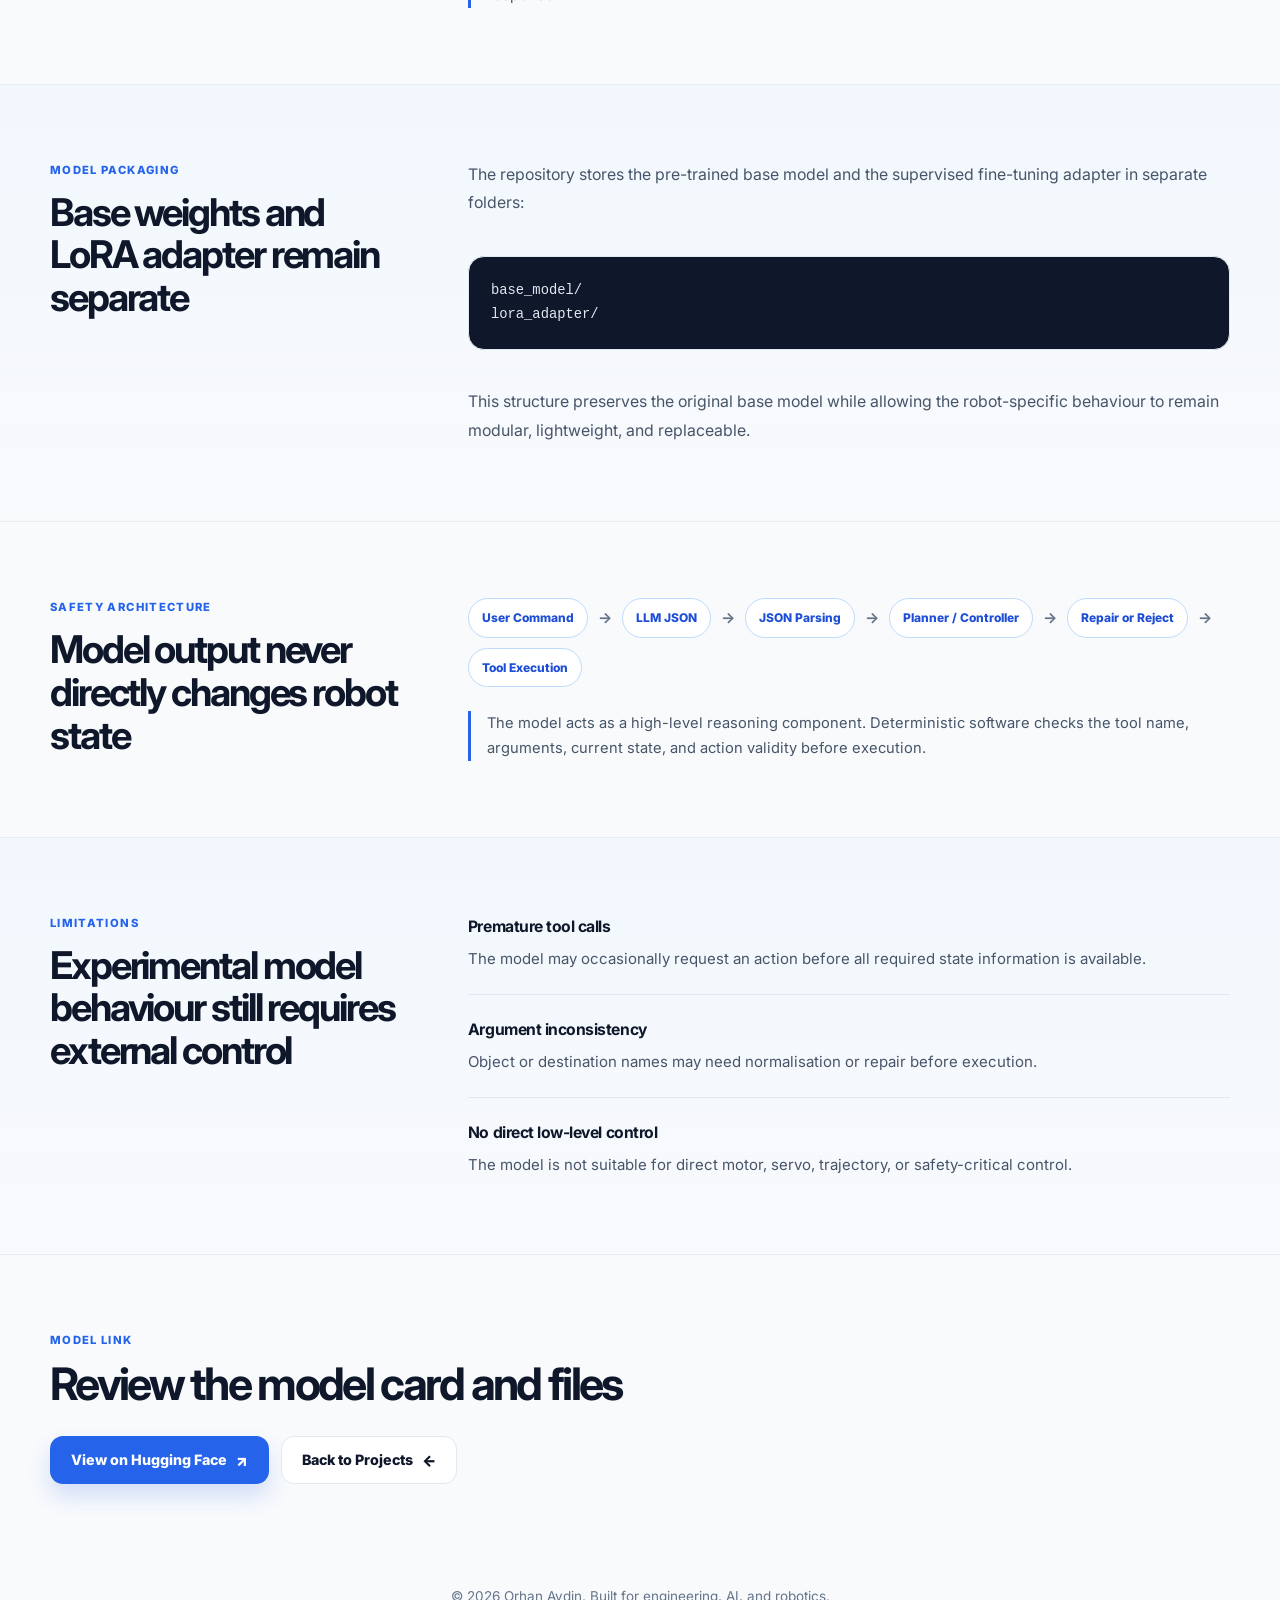
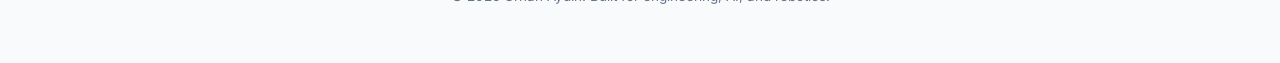
<file: projects/oax-1b/index.html>
<!DOCTYPE html>
<html lang="en">
<head>
  <meta charset="UTF-8" />
  <meta name="viewport" content="width=device-width, initial-scale=1.0" />
  <title>Custom 1B LLM for Robot Tool Calling | Orhan Aydin</title>
  <meta name="description" content="Technical case study of OAX-1B-Humanoid, a custom 1B-parameter LLaMA-style model trained for structured JSON robot tool calling." />
  <link rel="stylesheet" href="../../style.css" />
  <link rel="preconnect" href="https://fonts.googleapis.com">
  <link rel="preconnect" href="https://fonts.gstatic.com" crossorigin>
  <link href="https://fonts.googleapis.com/css2?family=Inter:wght@400;500;600;700;800&display=swap" rel="stylesheet" />
</head>
<body>
  <header class="site-header">
    <nav class="navbar container">
      <a href="../../index.html" class="logo"><span class="logo-mark">O</span><span>Orhan Aydin</span></a>
      <div class="nav-links">
        <a href="../../about.html" class="nav-link">About</a>
        <a href="../../projects.html" class="nav-link active">Projects</a>
        <a href="../../index.html#certificates" class="nav-link">Certificates</a>
        <a href="../../index.html#experience" class="nav-link">Experience</a>
        <a href="../../index.html#contact" class="nav-link">Contact</a>
        <a href="../../assets/Orhan-Aydin-CV.pdf" class="nav-button" target="_blank" rel="noopener noreferrer">Download CV <span class="button-icon">↓</span></a>
      </div>
    </nav>
  </header>

  <main class="project-detail-page oax-case-study-page">
    <section class="project-detail-hero section">
      <div class="container project-detail-hero-grid">
        <div class="project-detail-hero-copy">
          <a class="project-back-link" href="../../projects.html">← Back to Projects</a>
          <div class="project-detail-kicker-row">
            <span class="project-detail-kicker">Language Model · Robot Tool Calling</span>
            <span class="project-year-badge">2026</span>
          </div>
          <h1>Custom 1B LLM for Robot Tool Calling</h1>
          <p class="project-detail-lead">OAX-1B-Humanoid is a custom LLaMA-style language model developed as the high-level reasoning layer of a humanoid robot assistant. It translates natural-language requests into structured JSON actions that can be checked before execution.</p>
          <div class="project-detail-actions">
            <a class="button button-primary" href="https://huggingface.co/orhanaydinn/OAX-1B-Humanoid" target="_blank" rel="noopener noreferrer">View Model <span class="button-icon">↗</span></a>
          </div>
          <div class="tag-list project-detail-tags">
            <span>1B Parameters</span><span>LLaMA-Style</span><span>PyTorch</span><span>Transformers</span><span>LoRA</span><span>SFT</span><span>JSON Tool Calling</span>
          </div>
        </div>

        <div class="oax-hero-console" aria-label="Example structured JSON tool call">
          <div class="oax-console-bar"><span></span><span></span><span></span><strong>structured output</strong></div>
          <pre><code>{
  <span class="json-key">"type"</span>: <span class="json-string">"tool_call"</span>,
  <span class="json-key">"response"</span>: <span class="json-string">"Searching for the cup."</span>,
  <span class="json-key">"tool"</span>: <span class="json-string">"search_object"</span>,
  <span class="json-key">"arguments"</span>: {
    <span class="json-key">"object"</span>: <span class="json-string">"cup"</span>
  }
}</code></pre>
          <div class="oax-console-status"><span>✓</span> Valid JSON response</div>
        </div>
      </div>
    </section>

    <section class="project-detail-section">
      <div class="container case-study-grid">
        <div class="case-study-aside">
          <p class="project-detail-section-label">Problem</p>
          <h2>Natural language is flexible; robot interfaces must be predictable</h2>
        </div>
        <div class="project-detail-prose case-study-prose">
          <p>A general language model can produce useful instructions, but physical robot software requires outputs that are structured, machine-readable, and easy to validate. The central problem was therefore not only language generation, but reliable translation from user intent into a constrained robot-assistant action schema.</p>
          <p>The model was designed to propose high-level actions rather than directly control motors, servos, or joint trajectories. This keeps language understanding separate from deterministic safety and execution logic.</p>
        </div>
      </div>
    </section>

    <section class="project-detail-section project-detail-soft-section">
      <div class="container case-study-grid">
        <div class="case-study-aside">
          <p class="project-detail-section-label">Training Strategy</p>
          <h2>Base pre-training followed by supervised tool-calling adaptation</h2>
        </div>
        <div class="case-study-steps">
          <article><span>01</span><div><h3>Base model pre-training</h3><p>A custom 1B-parameter LLaMA-style model was trained as a general base language model before robot-specific adaptation.</p></div></article>
          <article><span>02</span><div><h3>Robot-assistant dataset</h3><p>Training examples paired user requests with strict JSON outputs covering chat, clarification, refusal, and tool calls.</p></div></article>
          <article><span>03</span><div><h3>Supervised fine-tuning</h3><p>A LoRA adapter was trained to specialise the base model for structured robot tool-calling behaviour.</p></div></article>
          <article><span>04</span><div><h3>Inference integration</h3><p>The base model and adapter are loaded together and used behind an external validation layer in the humanoid robot pipeline.</p></div></article>
        </div>
      </div>
    </section>

    <section class="project-detail-section">
      <div class="container case-study-grid">
        <div class="case-study-aside">
          <p class="project-detail-section-label">Output Contract</p>
          <h2>A fixed four-field JSON schema</h2>
        </div>
        <div>
          <article class="oax-code-card case-study-code-card">
            <div class="oax-code-heading"><span>Required response schema</span><small>JSON</small></div>
            <pre><code>{
  <span class="json-key">"type"</span>: <span class="json-string">"tool_call"</span>,
  <span class="json-key">"response"</span>: <span class="json-string">"short natural-language explanation"</span>,
  <span class="json-key">"tool"</span>: <span class="json-string">"tool_name"</span>,
  <span class="json-key">"arguments"</span>: {}
}</code></pre>
          </article>
          <div class="case-study-inline-definitions">
            <p><strong>chat</strong> — a normal response without tool execution.</p>
            <p><strong>tool_call</strong> — a request to invoke a supported robot tool.</p>
            <p><strong>clarify</strong> — asks for missing or ambiguous information.</p>
            <p><strong>refuse</strong> — rejects unsupported or unsafe requests.</p>
          </div>
        </div>
      </div>
    </section>

    <section class="project-detail-section project-detail-soft-section">
      <div class="container case-study-grid">
        <div class="case-study-aside">
          <p class="project-detail-section-label">Supported Actions</p>
          <h2>A deliberately compact tool vocabulary</h2>
        </div>
        <div class="case-study-prose case-study-prose-wide">
          <p>The fine-tuning data focuses on six high-level robot-assistant actions:</p>
          <div class="technical-token-list" aria-label="Supported robot tools">
            <code>get_visible_objects</code>
            <code>get_robot_status</code>
            <code>search_object</code>
            <code>pick_object</code>
            <code>place_object</code>
            <code>stop</code>
          </div>
          <p>Keeping the action set compact reduces ambiguity and makes downstream validation easier. New tools can be added later by extending the training data, schema rules, and controller logic together.</p>
        </div>
      </div>
    </section>

    <section class="project-detail-section">
      <div class="container case-study-grid">
        <div class="case-study-aside">
          <p class="project-detail-section-label">Prompt Format</p>
          <h2>Role tags define the model interaction</h2>
        </div>
        <div>
          <article class="oax-code-card case-study-code-card">
            <div class="oax-code-heading"><span>Training and inference prompt</span><small>TEXT</small></div>
            <pre><code>&lt;|system|&gt;
You are OAX, a humanoid robot assistant.
Always return valid JSON with exactly:
type, response, tool, arguments.

&lt;|user|&gt;
Find the cup.

&lt;|assistant|&gt;
{"type":"tool_call","response":"Searching for the cup.","tool":"search_object","arguments":{"object":"cup"}}</code></pre>
          </article>
          <p class="case-study-note">During inference, the prompt ends with <code>&lt;|assistant|&gt;</code> so the model generates the next structured response.</p>
        </div>
      </div>
    </section>

    <section class="project-detail-section project-detail-soft-section">
      <div class="container case-study-grid">
        <div class="case-study-aside">
          <p class="project-detail-section-label">Model Packaging</p>
          <h2>Base weights and LoRA adapter remain separate</h2>
        </div>
        <div class="project-detail-prose case-study-prose">
          <p>The repository stores the pre-trained base model and the supervised fine-tuning adapter in separate folders:</p>
          <pre class="plain-technical-block"><code>base_model/
lora_adapter/</code></pre>
          <p>This structure preserves the original base model while allowing the robot-specific behaviour to remain modular, lightweight, and replaceable.</p>
        </div>
      </div>
    </section>

    <section class="project-detail-section">
      <div class="container case-study-grid">
        <div class="case-study-aside">
          <p class="project-detail-section-label">Safety Architecture</p>
          <h2>Model output never directly changes robot state</h2>
        </div>
        <div>
          <div class="pipeline-list oax-pipeline case-study-pipeline" aria-label="OAX model execution pipeline">
            <span>User Command</span><b>→</b><span>LLM JSON</span><b>→</b><span>JSON Parsing</span><b>→</b><span>Planner / Controller</span><b>→</b><span>Repair or Reject</span><b>→</b><span>Tool Execution</span>
          </div>
          <p class="case-study-note">The model acts as a high-level reasoning component. Deterministic software checks the tool name, arguments, current state, and action validity before execution.</p>
        </div>
      </div>
    </section>

    <section class="project-detail-section project-detail-soft-section">
      <div class="container case-study-grid">
        <div class="case-study-aside">
          <p class="project-detail-section-label">Limitations</p>
          <h2>Experimental model behaviour still requires external control</h2>
        </div>
        <div class="case-study-findings">
          <article><h3>Premature tool calls</h3><p>The model may occasionally request an action before all required state information is available.</p></article>
          <article><h3>Argument inconsistency</h3><p>Object or destination names may need normalisation or repair before execution.</p></article>
          <article><h3>No direct low-level control</h3><p>The model is not suitable for direct motor, servo, trajectory, or safety-critical control.</p></article>
        </div>
      </div>
    </section>

    <section class="project-detail-section">
      <div class="container project-detail-cta">
        <div>
          <p class="project-detail-section-label">Model Link</p>
          <h2>Review the model card and files</h2>
        </div>
        <div class="project-detail-actions">
          <a class="button button-primary" href="https://huggingface.co/orhanaydinn/OAX-1B-Humanoid" target="_blank" rel="noopener noreferrer">View on Hugging Face <span class="button-icon">↗</span></a>
          <a class="button button-secondary" href="../../projects.html">Back to Projects <span class="button-icon">←</span></a>
        </div>
      </div>
    </section>
  </main>

  <footer class="footer">© 2026 Orhan Aydin. Built for engineering, AI, and robotics.</footer>
</body>
</html>
</file>
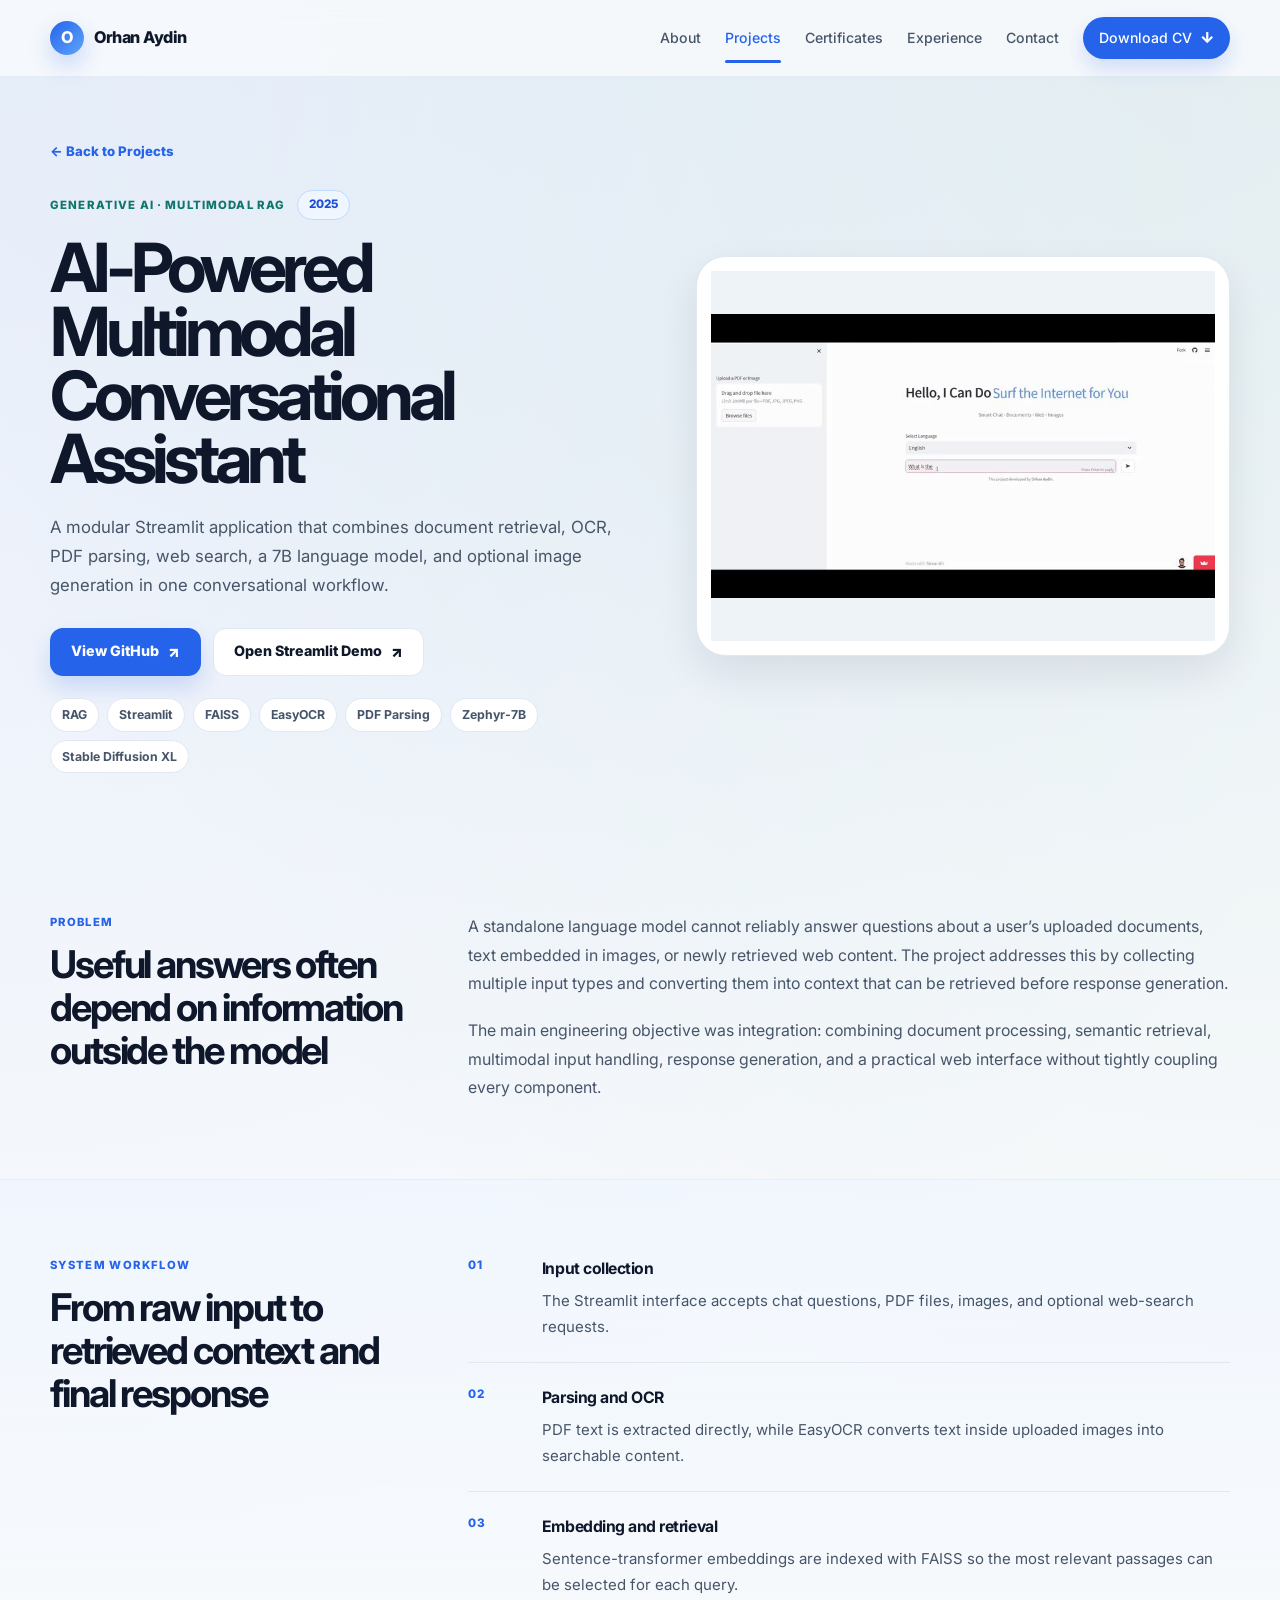
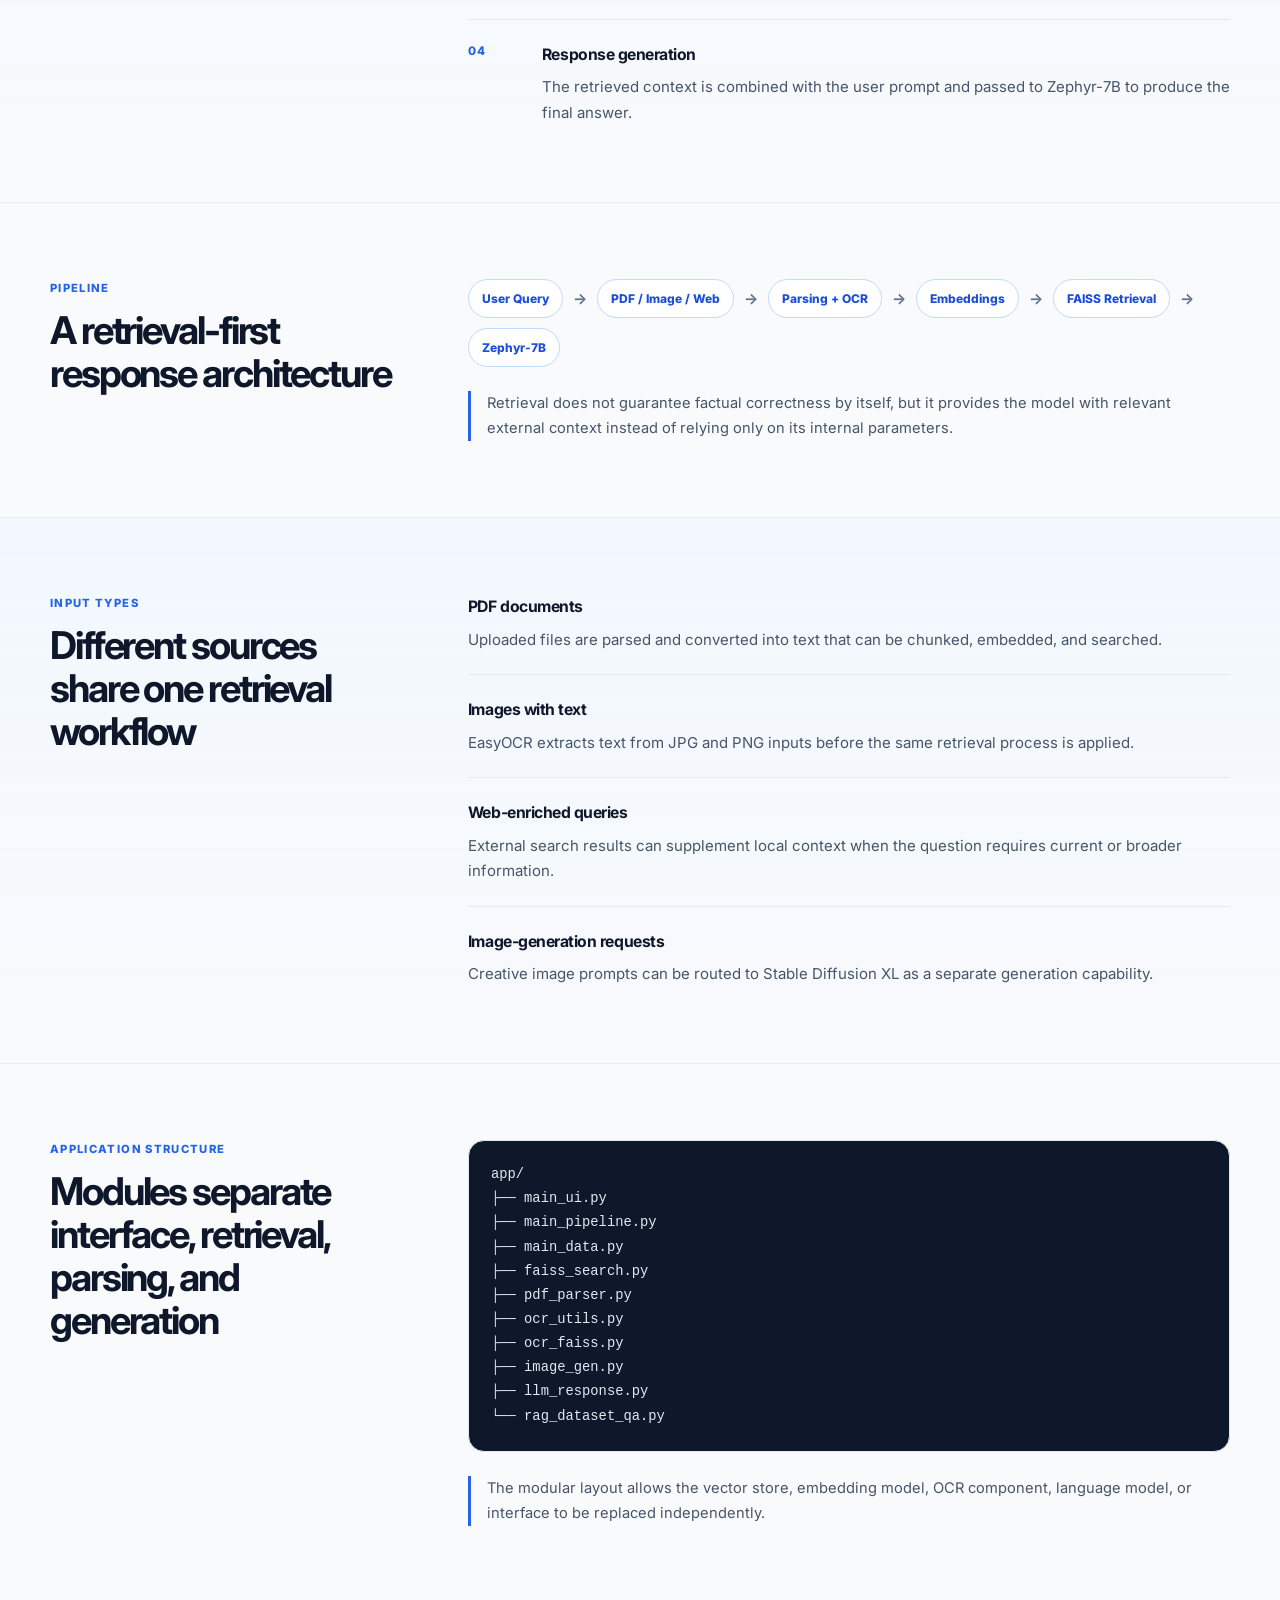
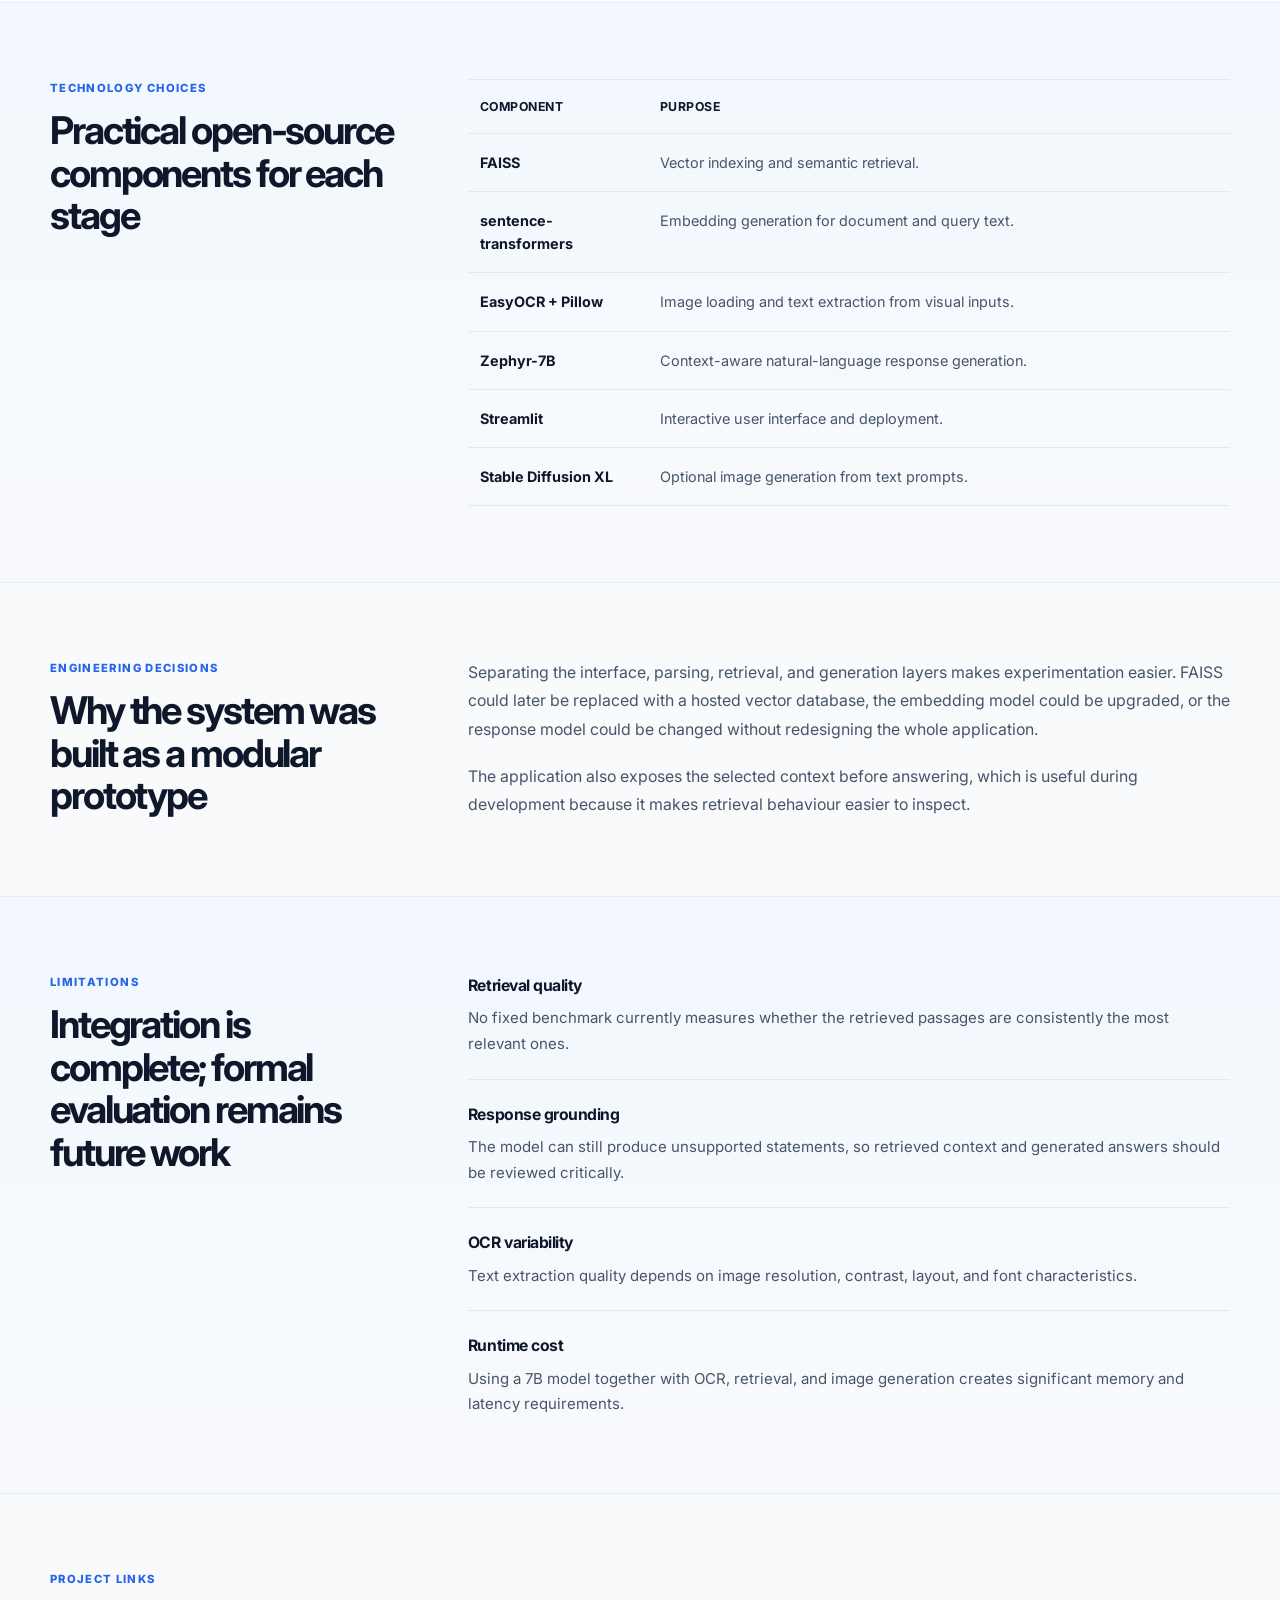
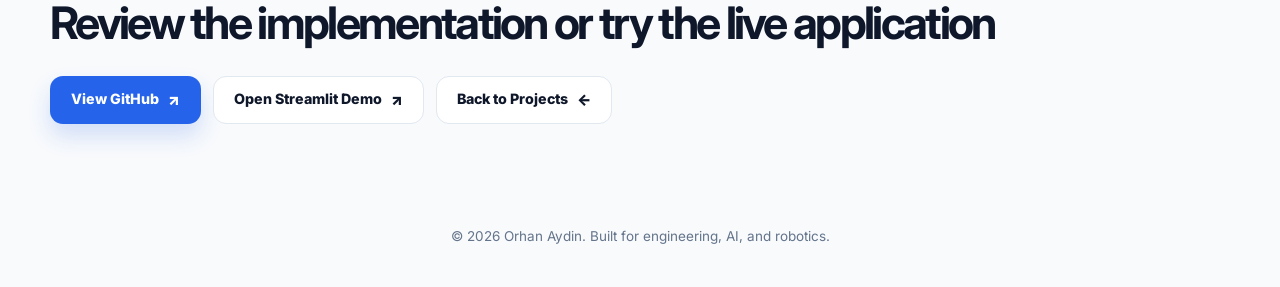
<file: projects/rag-assistant/index.html>
<!DOCTYPE html>

<html lang="en">
<head>
<meta charset="utf-8"/>
<meta content="width=device-width, initial-scale=1.0" name="viewport"/>
<title>AI-Powered Multimodal Conversational Assistant | Orhan Aydin</title>
<meta content="Technical case study of a Streamlit-based multimodal assistant combining RAG, OCR, PDF parsing, web search, FAISS, Zephyr-7B, and image generation." name="description"/>
<link href="../../style.css" rel="stylesheet"/>
<link href="https://fonts.googleapis.com" rel="preconnect"/>
<link crossorigin="" href="https://fonts.gstatic.com" rel="preconnect"/>
<link href="https://fonts.googleapis.com/css2?family=Inter:wght@400;500;600;700;800&amp;display=swap" rel="stylesheet"/>
</head>
<body>
<header class="site-header">
<nav class="navbar container">
<a class="logo" href="../../index.html"><span class="logo-mark">O</span><span>Orhan Aydin</span></a>
<div class="nav-links">
<a class="nav-link" href="../../about.html">About</a>
<a class="nav-link active" href="../../projects.html">Projects</a>
<a class="nav-link" href="../../index.html#certificates">Certificates</a>
<a class="nav-link" href="../../index.html#experience">Experience</a>
<a class="nav-link" href="../../index.html#contact">Contact</a>
<a class="nav-button" href="../../assets/Orhan-Aydin-CV.pdf" rel="noopener noreferrer" target="_blank">Download CV <span class="button-icon">↓</span></a>
</div>
</nav>
</header>
<main class="project-detail-page rag-case-study-page">
<section class="project-detail-hero section">
<div class="container project-detail-hero-grid">
<div class="project-detail-hero-copy">
<a class="project-back-link" href="../../projects.html">← Back to Projects</a>
<div class="project-detail-kicker-row">
<span class="project-detail-kicker">Generative AI · Multimodal RAG</span>
<span class="project-year-badge">2025</span>
</div>
<h1>AI-Powered Multimodal Conversational Assistant</h1>
<p class="project-detail-lead">A modular Streamlit application that combines document retrieval, OCR, PDF parsing, web search, a 7B language model, and optional image generation in one conversational workflow.</p>
<div class="project-detail-actions">
<a class="button button-primary" href="https://github.com/orhanaydinn/qa_assistant" rel="noopener noreferrer" target="_blank">View GitHub <span class="button-icon">↗</span></a>
<a class="button button-secondary" href="https://orhanaydin-ai-asistant-v1.streamlit.app/" rel="noopener noreferrer" target="_blank">Open Streamlit Demo <span class="button-icon">↗</span></a>
</div>
<div class="tag-list project-detail-tags">
<span>RAG</span><span>Streamlit</span><span>FAISS</span><span>EasyOCR</span><span>PDF Parsing</span><span>Zephyr-7B</span><span>Stable Diffusion XL</span>
</div>
</div>
<div class="project-detail-hero-media rag-detail-hero-media case-study-hero-media">
<video aria-label="Multimodal RAG assistant running in Streamlit" autoplay="" loop="" muted="" playsinline="" poster="../../assets/rag-assistant-poster.jpg" preload="metadata"><source src="../../assets/rag-assistant.mp4" type="video/mp4"/>Your browser does not support the video tag.</video>
</div>
</div>
</section>
<section class="project-detail-section">
<div class="container case-study-grid">
<div class="case-study-aside">
<p class="project-detail-section-label">Problem</p>
<h2>Useful answers often depend on information outside the model</h2>
</div>
<div class="project-detail-prose case-study-prose">
<p>A standalone language model cannot reliably answer questions about a user’s uploaded documents, text embedded in images, or newly retrieved web content. The project addresses this by collecting multiple input types and converting them into context that can be retrieved before response generation.</p>
<p>The main engineering objective was integration: combining document processing, semantic retrieval, multimodal input handling, response generation, and a practical web interface without tightly coupling every component.</p>
</div>
</div>
</section>
<section class="project-detail-section project-detail-soft-section">
<div class="container case-study-grid">
<div class="case-study-aside">
<p class="project-detail-section-label">System Workflow</p>
<h2>From raw input to retrieved context and final response</h2>
</div>
<div class="case-study-steps">
<article><span>01</span><div><h3>Input collection</h3><p>The Streamlit interface accepts chat questions, PDF files, images, and optional web-search requests.</p></div></article>
<article><span>02</span><div><h3>Parsing and OCR</h3><p>PDF text is extracted directly, while EasyOCR converts text inside uploaded images into searchable content.</p></div></article>
<article><span>03</span><div><h3>Embedding and retrieval</h3><p>Sentence-transformer embeddings are indexed with FAISS so the most relevant passages can be selected for each query.</p></div></article>
<article><span>04</span><div><h3>Response generation</h3><p>The retrieved context is combined with the user prompt and passed to Zephyr-7B to produce the final answer.</p></div></article>
</div>
</div>
</section>
<section class="project-detail-section">
<div class="container case-study-grid">
<div class="case-study-aside">
<p class="project-detail-section-label">Pipeline</p>
<h2>A retrieval-first response architecture</h2>
</div>
<div>
<div aria-label="RAG assistant pipeline" class="pipeline-list rag-pipeline-list case-study-pipeline">
<span>User Query</span><b>→</b><span>PDF / Image / Web</span><b>→</b><span>Parsing + OCR</span><b>→</b><span>Embeddings</span><b>→</b><span>FAISS Retrieval</span><b>→</b><span>Zephyr-7B</span>
</div>
<p class="case-study-note">Retrieval does not guarantee factual correctness by itself, but it provides the model with relevant external context instead of relying only on its internal parameters.</p>
</div>
</div>
</section>
<section class="project-detail-section project-detail-soft-section">
<div class="container case-study-grid">
<div class="case-study-aside">
<p class="project-detail-section-label">Input Types</p>
<h2>Different sources share one retrieval workflow</h2>
</div>
<div class="case-study-findings">
<article><h3>PDF documents</h3><p>Uploaded files are parsed and converted into text that can be chunked, embedded, and searched.</p></article>
<article><h3>Images with text</h3><p>EasyOCR extracts text from JPG and PNG inputs before the same retrieval process is applied.</p></article>
<article><h3>Web-enriched queries</h3><p>External search results can supplement local context when the question requires current or broader information.</p></article>
<article><h3>Image-generation requests</h3><p>Creative image prompts can be routed to Stable Diffusion XL as a separate generation capability.</p></article>
</div>
</div>
</section>
<section class="project-detail-section">
<div class="container case-study-grid">
<div class="case-study-aside">
<p class="project-detail-section-label">Application Structure</p>
<h2>Modules separate interface, retrieval, parsing, and generation</h2>
</div>
<div>
<pre class="plain-technical-block project-tree-block"><code>app/
├── main_ui.py
├── main_pipeline.py
├── main_data.py
├── faiss_search.py
├── pdf_parser.py
├── ocr_utils.py
├── ocr_faiss.py
├── image_gen.py
├── llm_response.py
└── rag_dataset_qa.py</code></pre>
<p class="case-study-note">The modular layout allows the vector store, embedding model, OCR component, language model, or interface to be replaced independently.</p>
</div>
</div>
</section>
<section class="project-detail-section project-detail-soft-section">
<div class="container case-study-grid">
<div class="case-study-aside">
<p class="project-detail-section-label">Technology Choices</p>
<h2>Practical open-source components for each stage</h2>
</div>
<div class="model-comparison-table-wrap">
<table class="model-comparison-table">
<thead><tr><th>Component</th><th>Purpose</th></tr></thead>
<tbody>
<tr><td>FAISS</td><td>Vector indexing and semantic retrieval.</td></tr>
<tr><td>sentence-transformers</td><td>Embedding generation for document and query text.</td></tr>
<tr><td>EasyOCR + Pillow</td><td>Image loading and text extraction from visual inputs.</td></tr>
<tr><td>Zephyr-7B</td><td>Context-aware natural-language response generation.</td></tr>
<tr><td>Streamlit</td><td>Interactive user interface and deployment.</td></tr>
<tr><td>Stable Diffusion XL</td><td>Optional image generation from text prompts.</td></tr>
</tbody>
</table>
</div>
</div>
</section>
<section class="project-detail-section">
<div class="container case-study-grid">
<div class="case-study-aside">
<p class="project-detail-section-label">Engineering Decisions</p>
<h2>Why the system was built as a modular prototype</h2>
</div>
<div class="project-detail-prose case-study-prose">
<p>Separating the interface, parsing, retrieval, and generation layers makes experimentation easier. FAISS could later be replaced with a hosted vector database, the embedding model could be upgraded, or the response model could be changed without redesigning the whole application.</p>
<p>The application also exposes the selected context before answering, which is useful during development because it makes retrieval behaviour easier to inspect.</p>
</div>
</div>
</section>
<section class="project-detail-section project-detail-soft-section">
<div class="container case-study-grid">
<div class="case-study-aside">
<p class="project-detail-section-label">Limitations</p>
<h2>Integration is complete; formal evaluation remains future work</h2>
</div>
<div class="case-study-findings">
<article><h3>Retrieval quality</h3><p>No fixed benchmark currently measures whether the retrieved passages are consistently the most relevant ones.</p></article>
<article><h3>Response grounding</h3><p>The model can still produce unsupported statements, so retrieved context and generated answers should be reviewed critically.</p></article>
<article><h3>OCR variability</h3><p>Text extraction quality depends on image resolution, contrast, layout, and font characteristics.</p></article>
<article><h3>Runtime cost</h3><p>Using a 7B model together with OCR, retrieval, and image generation creates significant memory and latency requirements.</p></article>
</div>
</div>
</section>
<section class="project-detail-section">
<div class="container project-detail-cta">
<div>
<p class="project-detail-section-label">Project Links</p>
<h2>Review the implementation or try the live application</h2>
</div>
<div class="project-detail-actions">
<a class="button button-primary" href="https://github.com/orhanaydinn/qa_assistant" rel="noopener noreferrer" target="_blank">View GitHub <span class="button-icon">↗</span></a>
<a class="button button-secondary" href="https://orhanaydin-ai-asistant-v1.streamlit.app/" rel="noopener noreferrer" target="_blank">Open Streamlit Demo <span class="button-icon">↗</span></a>
<a class="button button-secondary" href="../../projects.html">Back to Projects <span class="button-icon">←</span></a>
</div>
</div>
</section>
</main>
<footer class="footer">© 2026 Orhan Aydin. Built for engineering, AI, and robotics.</footer>
</body>
</html>
</file>
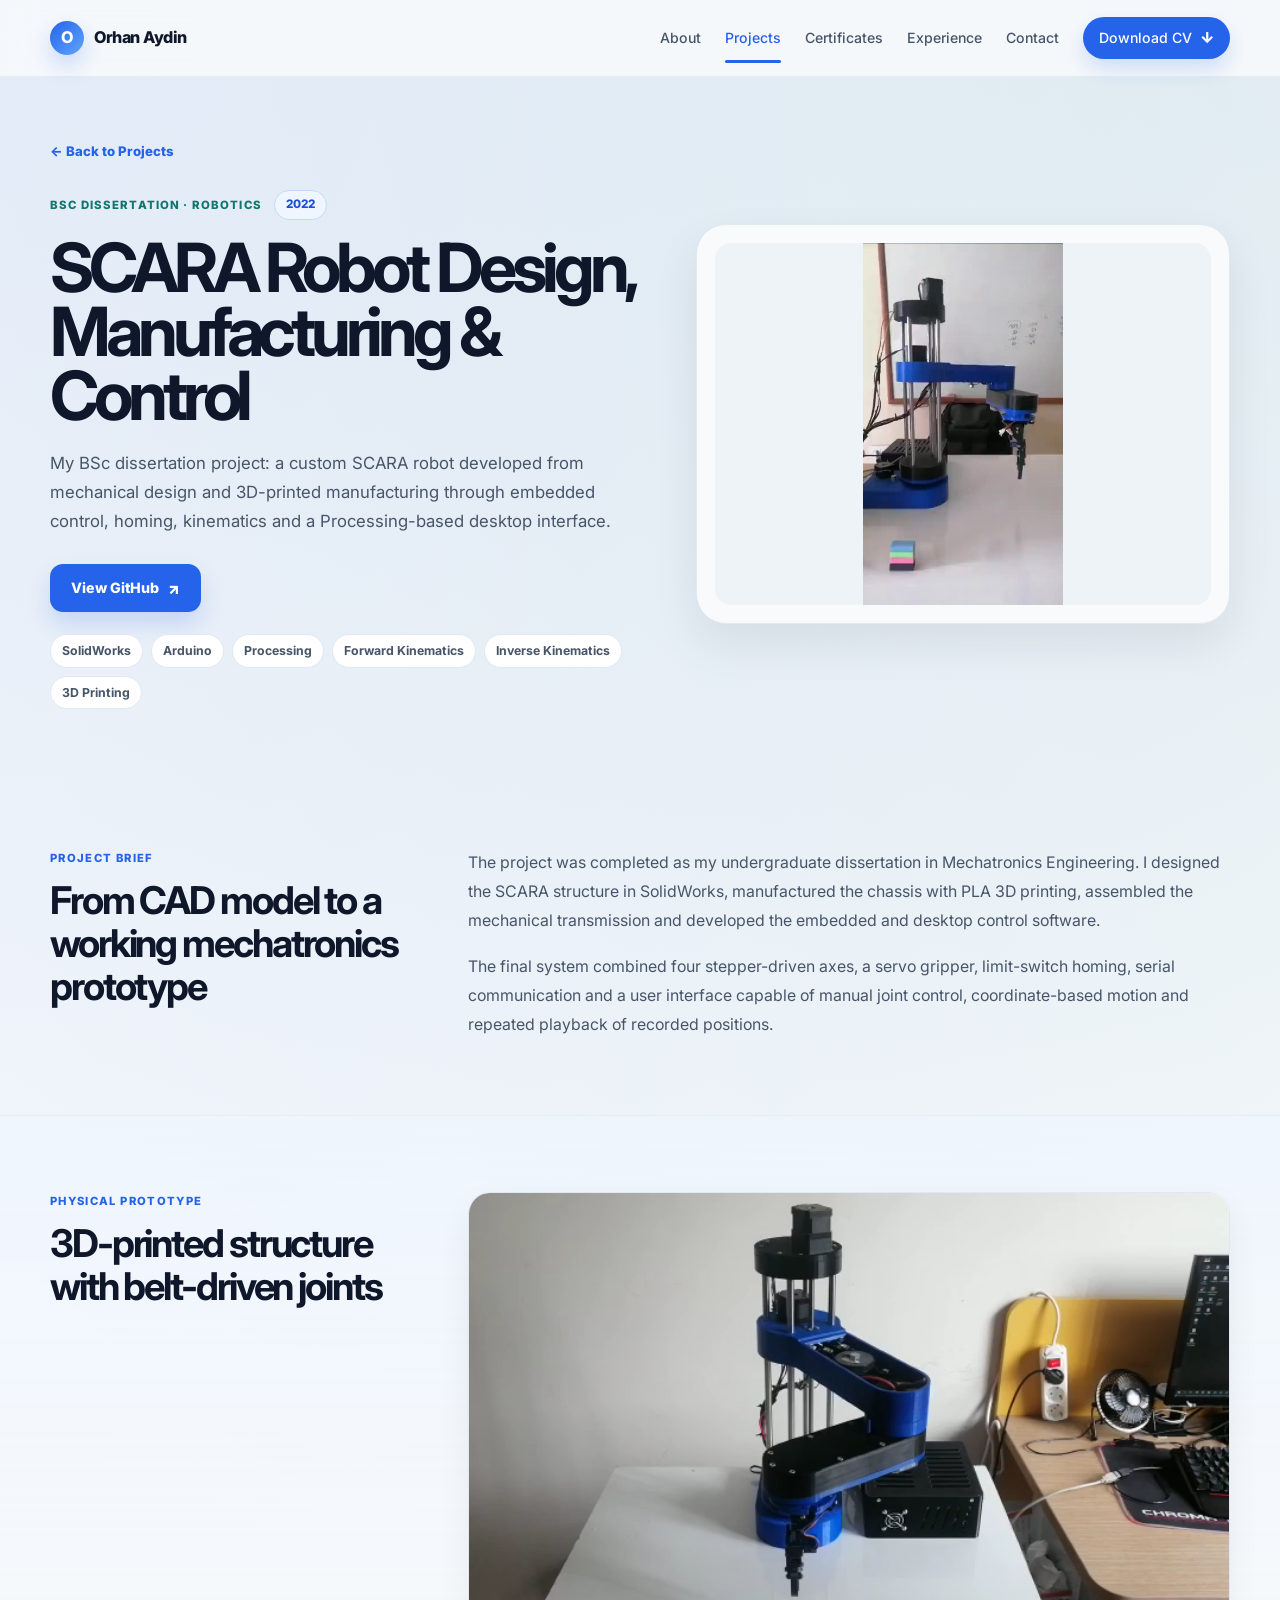
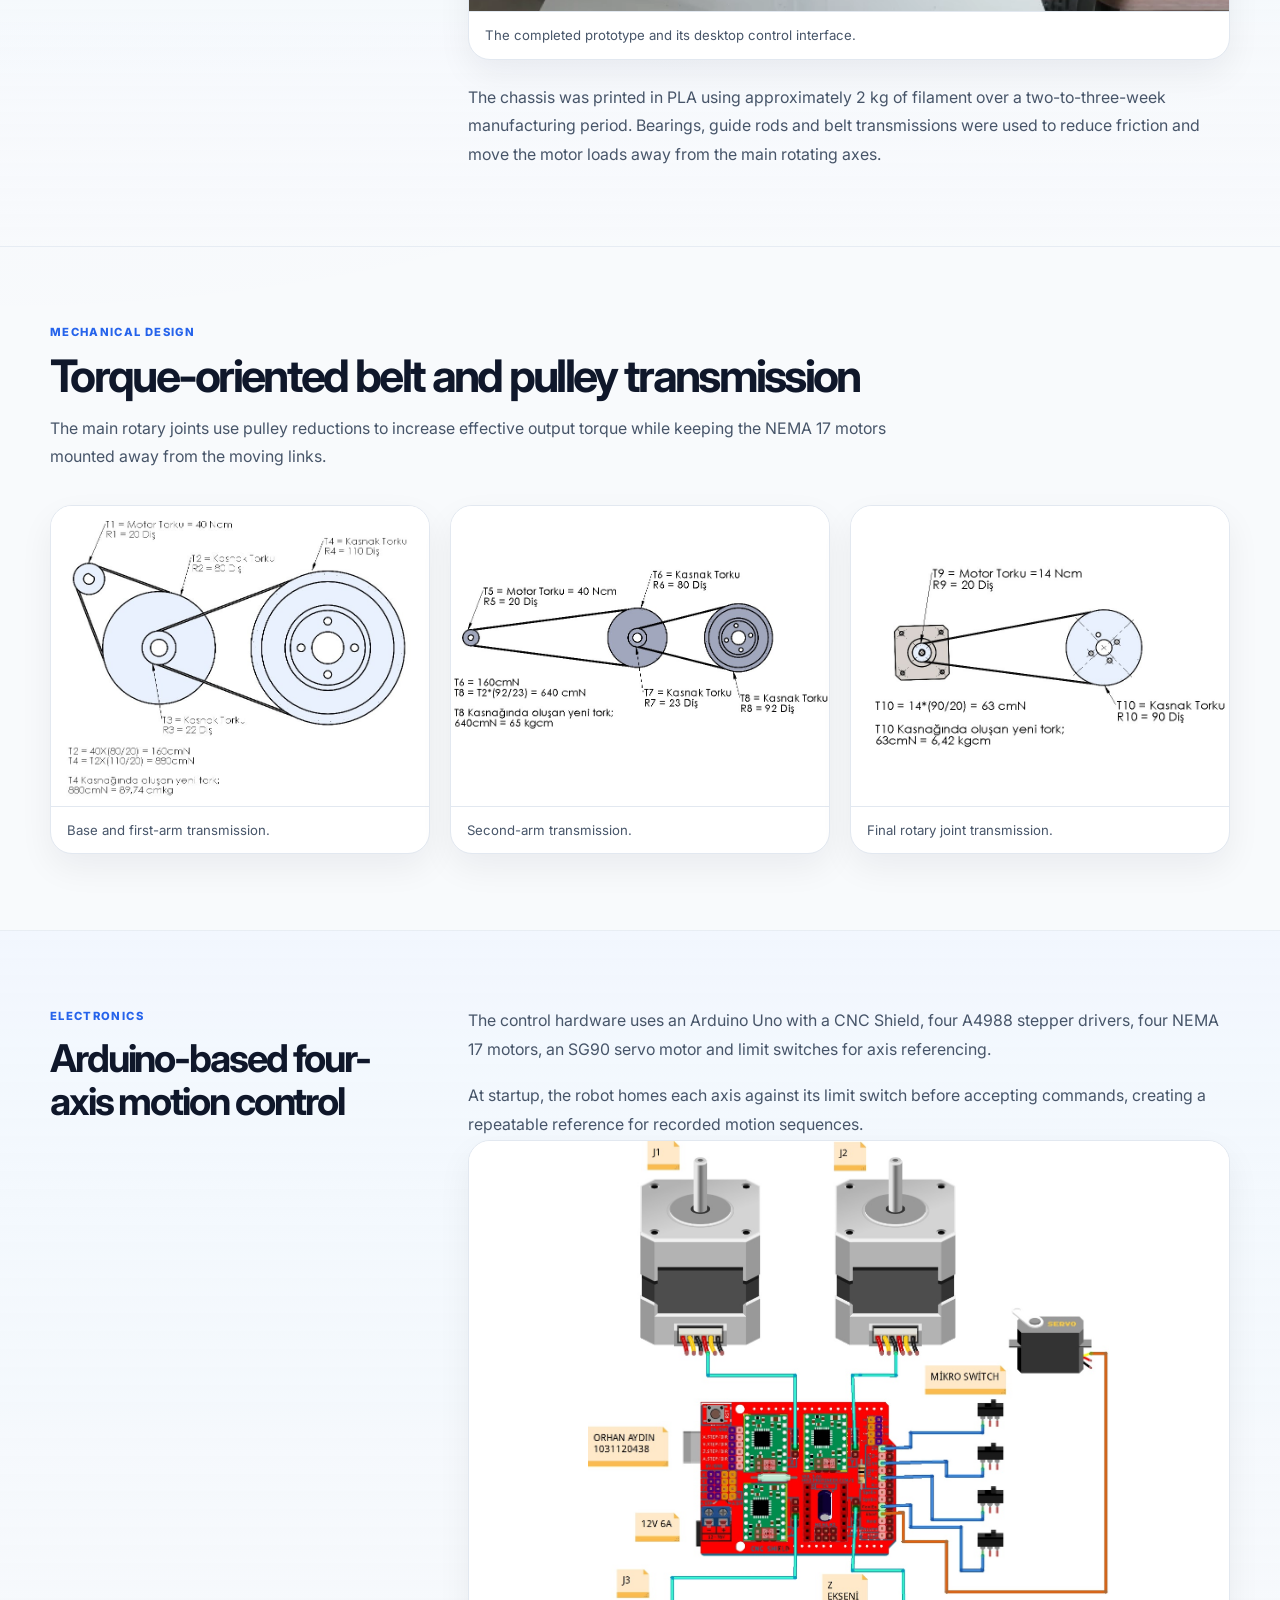
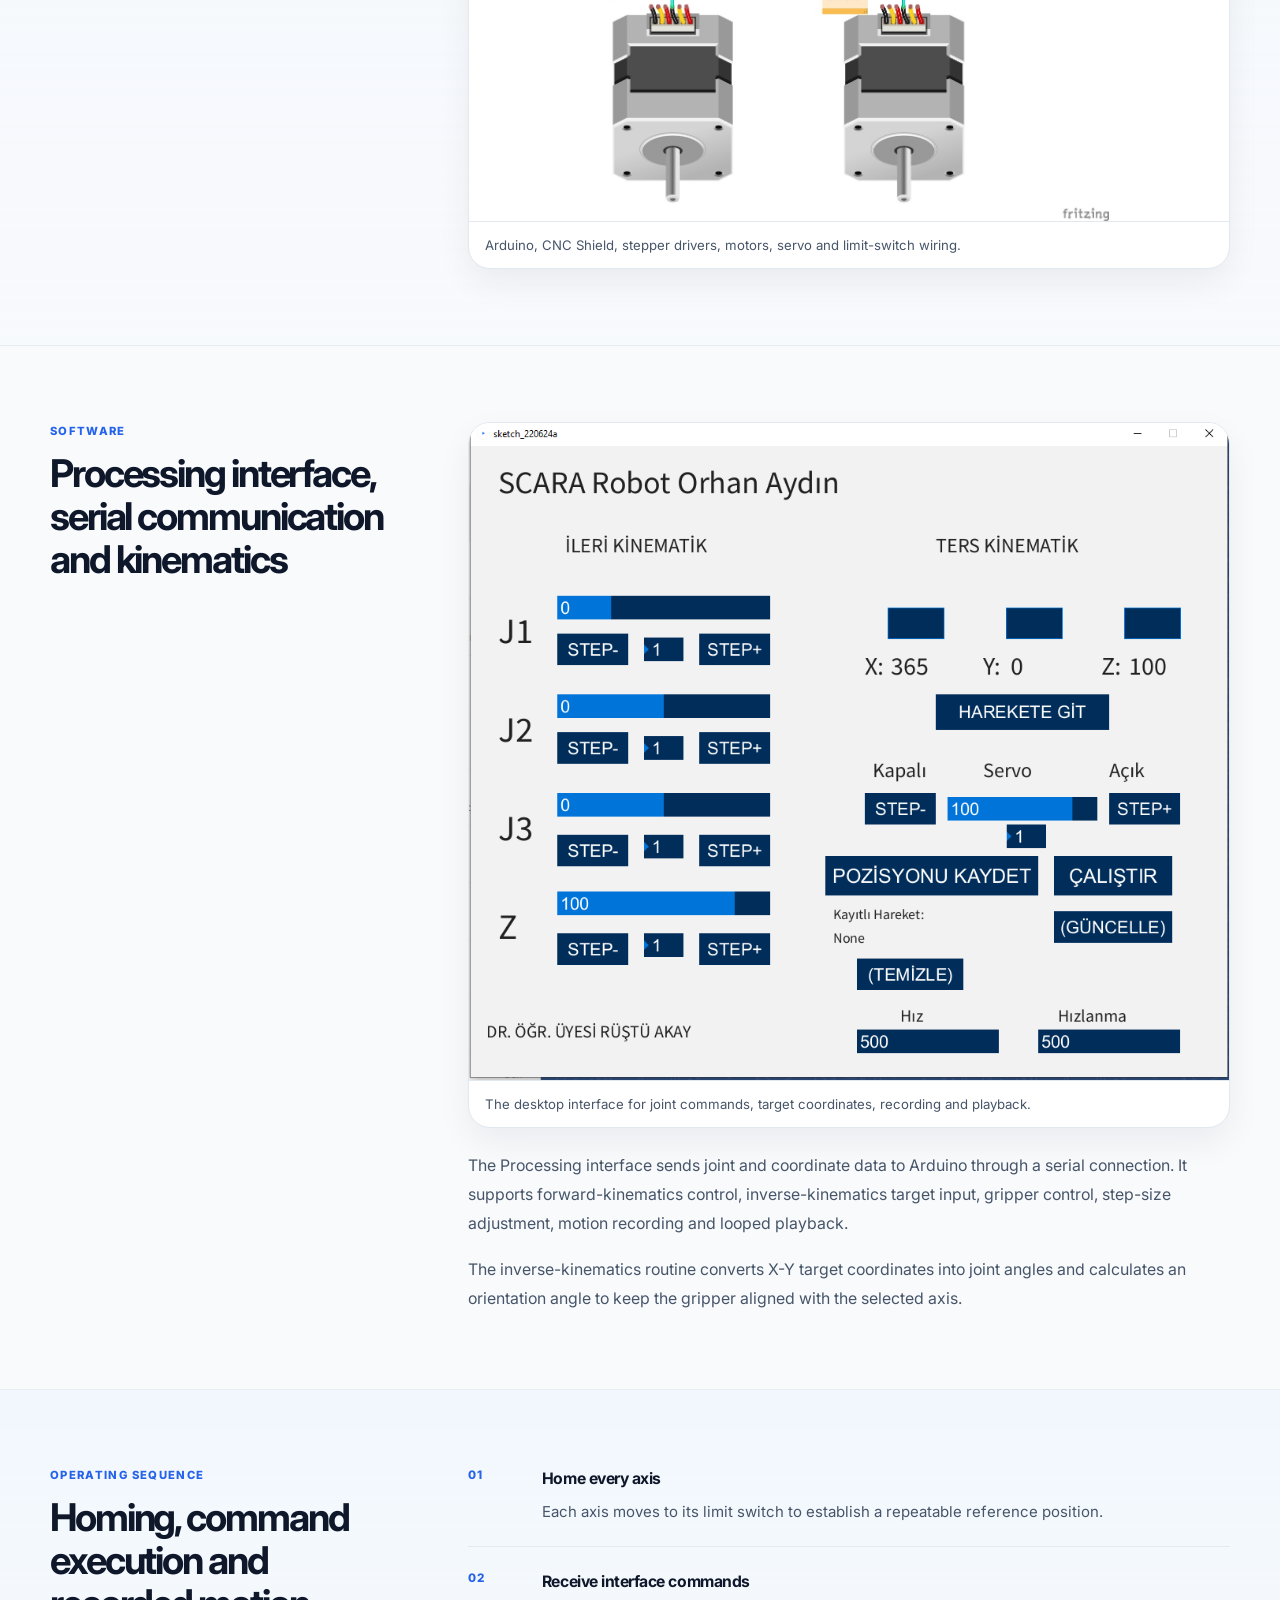
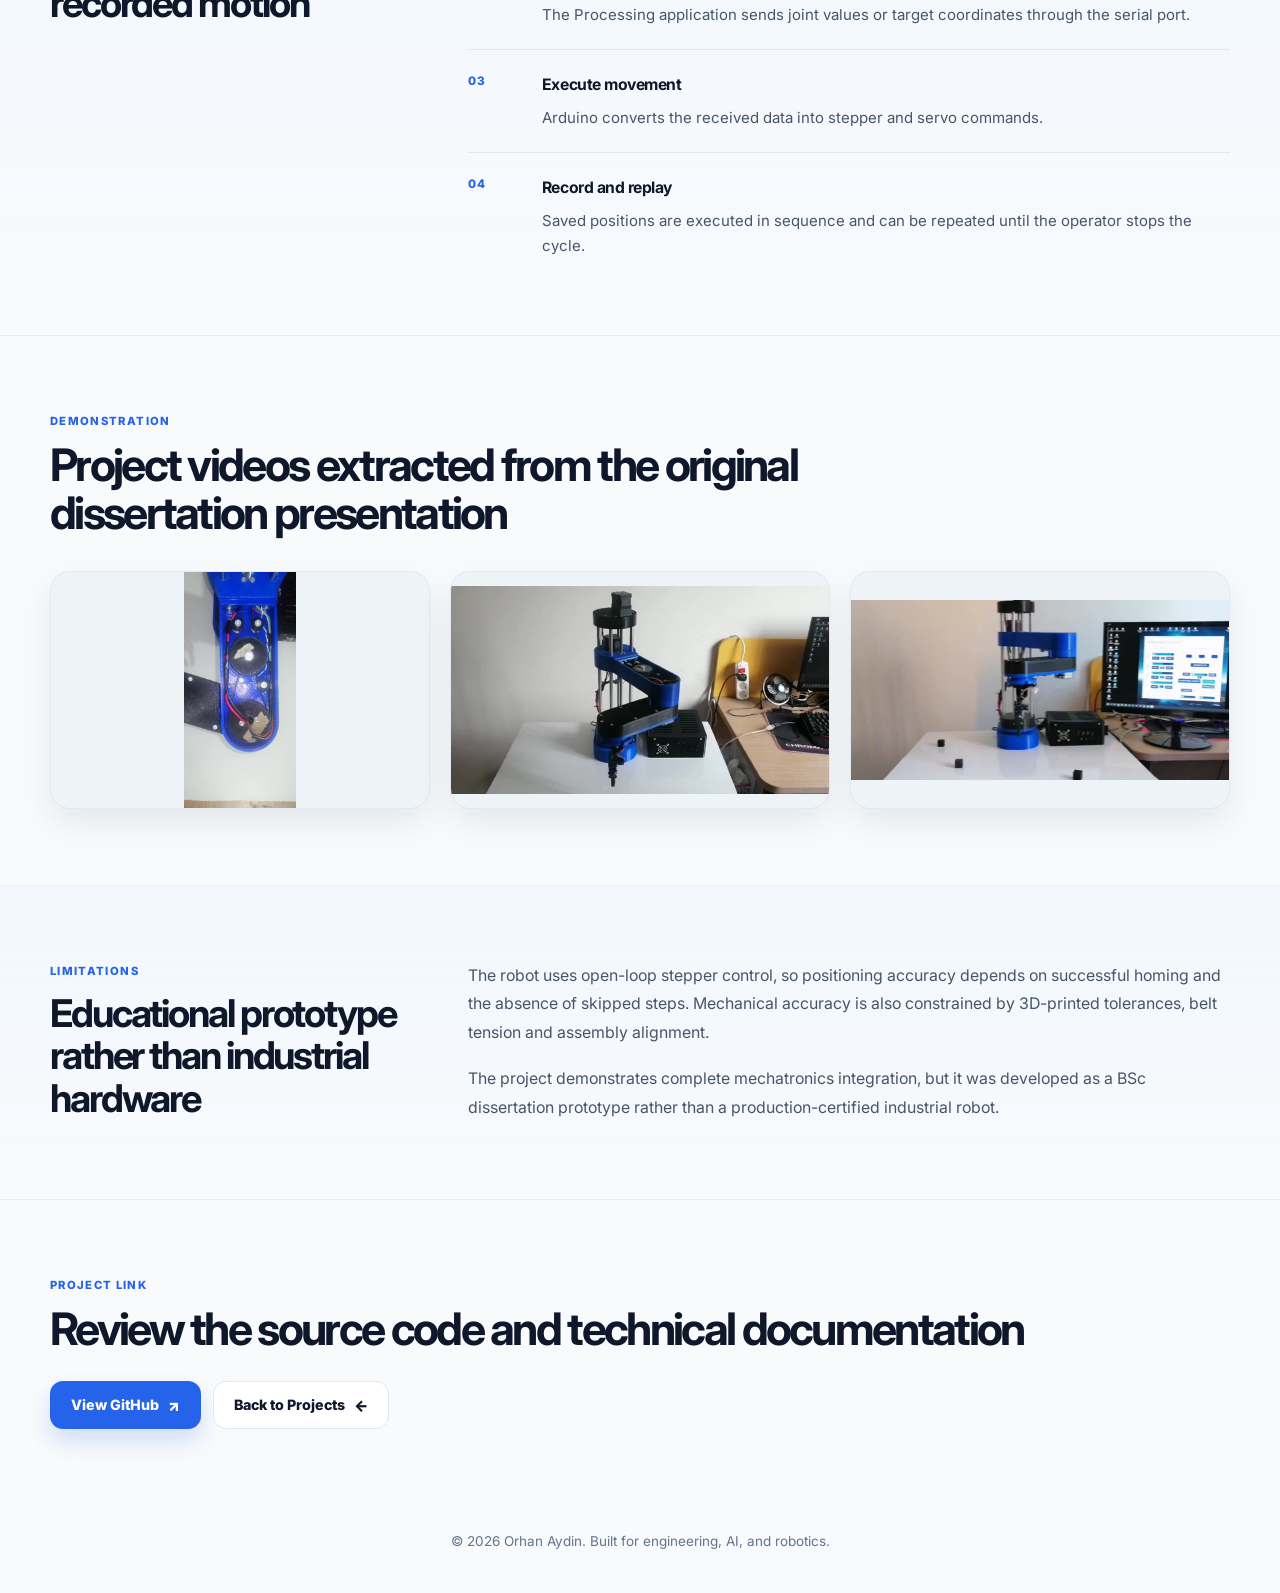
<file: projects/scara/index.html>
<!DOCTYPE html>

<html lang="en">
<head>
<meta charset="utf-8"/>
<meta content="width=device-width, initial-scale=1.0" name="viewport"/>
<title>SCARA Robot Design, Manufacturing &amp; Control | Orhan Aydin</title>
<meta content="BSc dissertation project covering SCARA robot mechanical design, 3D-printed manufacturing, Arduino control, forward and inverse kinematics, and a Processing interface." name="description"/>
<link href="../../style.css" rel="stylesheet"/>
<link href="https://fonts.googleapis.com" rel="preconnect"/>
<link crossorigin="" href="https://fonts.gstatic.com" rel="preconnect"/>
<link href="https://fonts.googleapis.com/css2?family=Inter:wght@400;500;600;700;800&amp;display=swap" rel="stylesheet"/>
</head>
<body>
<header class="site-header">
<nav class="navbar container">
<a class="logo" href="../../index.html"><span class="logo-mark">O</span><span>Orhan Aydin</span></a>
<div class="nav-links">
<a class="nav-link" href="../../about.html">About</a>
<a class="nav-link active" href="../../projects.html">Projects</a>
<a class="nav-link" href="../../index.html#certificates">Certificates</a>
<a class="nav-link" href="../../index.html#experience">Experience</a>
<a class="nav-link" href="../../index.html#contact">Contact</a>
<a class="nav-button" href="../../assets/Orhan-Aydin-CV.pdf" rel="noopener noreferrer" target="_blank">Download CV <span class="button-icon">↓</span></a>
</div>
</nav>
</header>
<main class="project-detail-page scara-detail-page">
<section class="project-detail-hero section">
<div class="container project-detail-hero-grid">
<div class="project-detail-hero-copy">
<a class="project-back-link" href="../../projects.html">← Back to Projects</a>
<div class="project-detail-kicker-row">
<span class="project-detail-kicker">BSc Dissertation · Robotics</span>
<span class="project-year-badge">2022</span>
</div>
<h1>SCARA Robot Design, Manufacturing &amp; Control</h1>
<p class="project-detail-lead">My BSc dissertation project: a custom SCARA robot developed from mechanical design and 3D-printed manufacturing through embedded control, homing, kinematics and a Processing-based desktop interface.</p>
<div class="project-detail-actions">
<a class="button button-primary" href="https://github.com/orhanaydinn/scara-robot-design-and-control" rel="noopener noreferrer" target="_blank">View GitHub <span class="button-icon">↗</span></a>
</div>
<div class="tag-list project-detail-tags">
<span>SolidWorks</span><span>Arduino</span><span>Processing</span><span>Forward Kinematics</span><span>Inverse Kinematics</span><span>3D Printing</span>
</div>
</div>
<div class="project-detail-hero-media scara-hero-media">
<video aria-label="SCARA robot design, manufacturing and control demonstration" autoplay="" loop="" muted="" playsinline="" poster="../../assets/scara_robot-poster.jpg" preload="metadata">
<source src="../../assets/scara_robot.mp4" type="video/mp4"/>
            Your browser does not support the video tag.
          </video>
</div>
</div>
</section>
<section class="project-detail-section">
<div class="container case-study-grid">
<div class="case-study-aside">
<p class="project-detail-section-label">Project Brief</p>
<h2>From CAD model to a working mechatronics prototype</h2>
</div>
<div class="project-detail-prose case-study-prose">
<p>The project was completed as my undergraduate dissertation in Mechatronics Engineering. I designed the SCARA structure in SolidWorks, manufactured the chassis with PLA 3D printing, assembled the mechanical transmission and developed the embedded and desktop control software.</p>
<p>The final system combined four stepper-driven axes, a servo gripper, limit-switch homing, serial communication and a user interface capable of manual joint control, coordinate-based motion and repeated playback of recorded positions.</p>
</div>
</div>
</section>
<section class="project-detail-section project-detail-soft-section">
<div class="container case-study-grid">
<div class="case-study-aside">
<p class="project-detail-section-label">Physical Prototype</p>
<h2>3D-printed structure with belt-driven joints</h2>
</div>
<div class="scara-media-stack">
<figure class="project-detail-figure scara-prototype-figure">
<img alt="Physical SCARA robot prototype beside the control interface" loading="lazy" src="assets/scara-physical-prototype.png"/>
<figcaption>The completed prototype and its desktop control interface.</figcaption>
</figure>
<div class="project-detail-prose case-study-prose">
<p>The chassis was printed in PLA using approximately 2 kg of filament over a two-to-three-week manufacturing period. Bearings, guide rods and belt transmissions were used to reduce friction and move the motor loads away from the main rotating axes.</p>
</div>
</div>
</div>
</section>
<section class="project-detail-section">
<div class="container">
<div class="project-detail-heading">
<p class="project-detail-section-label">Mechanical Design</p>
<h2>Torque-oriented belt and pulley transmission</h2>
<p>The main rotary joints use pulley reductions to increase effective output torque while keeping the NEMA 17 motors mounted away from the moving links.</p>
</div>
<div class="scara-three-column-media">
<figure class="project-detail-figure"><img alt="Base and Arm 1 belt and pulley torque calculation" loading="lazy" src="assets/base-belt-pulley-torque.png"/><figcaption>Base and first-arm transmission.</figcaption></figure>
<figure class="project-detail-figure"><img alt="Arm 2 belt and pulley torque calculation" loading="lazy" src="assets/arm2-belt-pulley-torque.jpg"/><figcaption>Second-arm transmission.</figcaption></figure>
<figure class="project-detail-figure"><img alt="Arm 3 belt and pulley torque calculation" loading="lazy" src="assets/arm3-belt-pulley-torque.jpg"/><figcaption>Final rotary joint transmission.</figcaption></figure>
</div>
</div>
</section>
<section class="project-detail-section project-detail-soft-section">
<div class="container case-study-grid">
<div class="case-study-aside">
<p class="project-detail-section-label">Electronics</p>
<h2>Arduino-based four-axis motion control</h2>
</div>
<div>
<div class="project-detail-prose case-study-prose">
<p>The control hardware uses an Arduino Uno with a CNC Shield, four A4988 stepper drivers, four NEMA 17 motors, an SG90 servo motor and limit switches for axis referencing.</p>
<p>At startup, the robot homes each axis against its limit switch before accepting commands, creating a repeatable reference for recorded motion sequences.</p>
</div>
<figure class="project-detail-figure scara-electrical-figure">
<img alt="Electrical wiring diagram for the SCARA robot" loading="lazy" src="assets/electrical-wiring-diagram.jpg"/>
<figcaption>Arduino, CNC Shield, stepper drivers, motors, servo and limit-switch wiring.</figcaption>
</figure>
</div>
</div>
</section>
<section class="project-detail-section">
<div class="container case-study-grid">
<div class="case-study-aside">
<p class="project-detail-section-label">Software</p>
<h2>Processing interface, serial communication and kinematics</h2>
</div>
<div class="scara-media-stack">
<figure class="project-detail-figure scara-interface-figure">
<img alt="Processing-based control interface for the SCARA robot" loading="lazy" src="assets/processing-control-interface.png"/>
<figcaption>The desktop interface for joint commands, target coordinates, recording and playback.</figcaption>
</figure>
<div class="project-detail-prose case-study-prose">
<p>The Processing interface sends joint and coordinate data to Arduino through a serial connection. It supports forward-kinematics control, inverse-kinematics target input, gripper control, step-size adjustment, motion recording and looped playback.</p>
<p>The inverse-kinematics routine converts X-Y target coordinates into joint angles and calculates an orientation angle to keep the gripper aligned with the selected axis.</p>
</div>
</div>
</div>
</section>
<section class="project-detail-section project-detail-soft-section">
<div class="container case-study-grid">
<div class="case-study-aside">
<p class="project-detail-section-label">Operating Sequence</p>
<h2>Homing, command execution and recorded motion</h2>
</div>
<div class="case-study-steps">
<article><span>01</span><div><h3>Home every axis</h3><p>Each axis moves to its limit switch to establish a repeatable reference position.</p></div></article>
<article><span>02</span><div><h3>Receive interface commands</h3><p>The Processing application sends joint values or target coordinates through the serial port.</p></div></article>
<article><span>03</span><div><h3>Execute movement</h3><p>Arduino converts the received data into stepper and servo commands.</p></div></article>
<article><span>04</span><div><h3>Record and replay</h3><p>Saved positions are executed in sequence and can be repeated until the operator stops the cycle.</p></div></article>
</div>
</div>
</section>
<section class="project-detail-section">
<div class="container">
<div class="project-detail-heading">
<p class="project-detail-section-label">Demonstration</p>
<h2>Project videos extracted from the original dissertation presentation</h2>
</div>
<div class="scara-demo-grid">
<video autoplay="" loop="" muted="" playsinline="" poster="assets/scara-demo-1-poster.jpg" preload="metadata"><source src="assets/scara-demo-1.mp4" type="video/mp4"/></video>
<video autoplay="" loop="" muted="" playsinline="" poster="assets/scara-demo-2-poster.jpg" preload="metadata"><source src="assets/scara-demo-2.mp4" type="video/mp4"/></video>
<video autoplay="" loop="" muted="" playsinline="" poster="assets/scara-demo-3-poster.jpg" preload="metadata"><source src="assets/scara-demo-3.mp4" type="video/mp4"/></video>
</div>
</div>
</section>
<section class="project-detail-section project-detail-soft-section">
<div class="container case-study-grid">
<div class="case-study-aside">
<p class="project-detail-section-label">Limitations</p>
<h2>Educational prototype rather than industrial hardware</h2>
</div>
<div class="project-detail-prose case-study-prose">
<p>The robot uses open-loop stepper control, so positioning accuracy depends on successful homing and the absence of skipped steps. Mechanical accuracy is also constrained by 3D-printed tolerances, belt tension and assembly alignment.</p>
<p>The project demonstrates complete mechatronics integration, but it was developed as a BSc dissertation prototype rather than a production-certified industrial robot.</p>
</div>
</div>
</section>
<section class="project-detail-section">
<div class="container project-detail-cta">
<div><p class="project-detail-section-label">Project Link</p><h2>Review the source code and technical documentation</h2></div>
<div class="project-detail-actions">
<a class="button button-primary" href="https://github.com/orhanaydinn/scara-robot-design-and-control" rel="noopener noreferrer" target="_blank">View GitHub <span class="button-icon">↗</span></a>
<a class="button button-secondary" href="../../projects.html">Back to Projects <span class="button-icon">←</span></a>
</div>
</div>
</section>
</main>
<footer class="footer">© 2026 Orhan Aydin. Built for engineering, AI, and robotics.</footer>
</body>
</html>
</file>
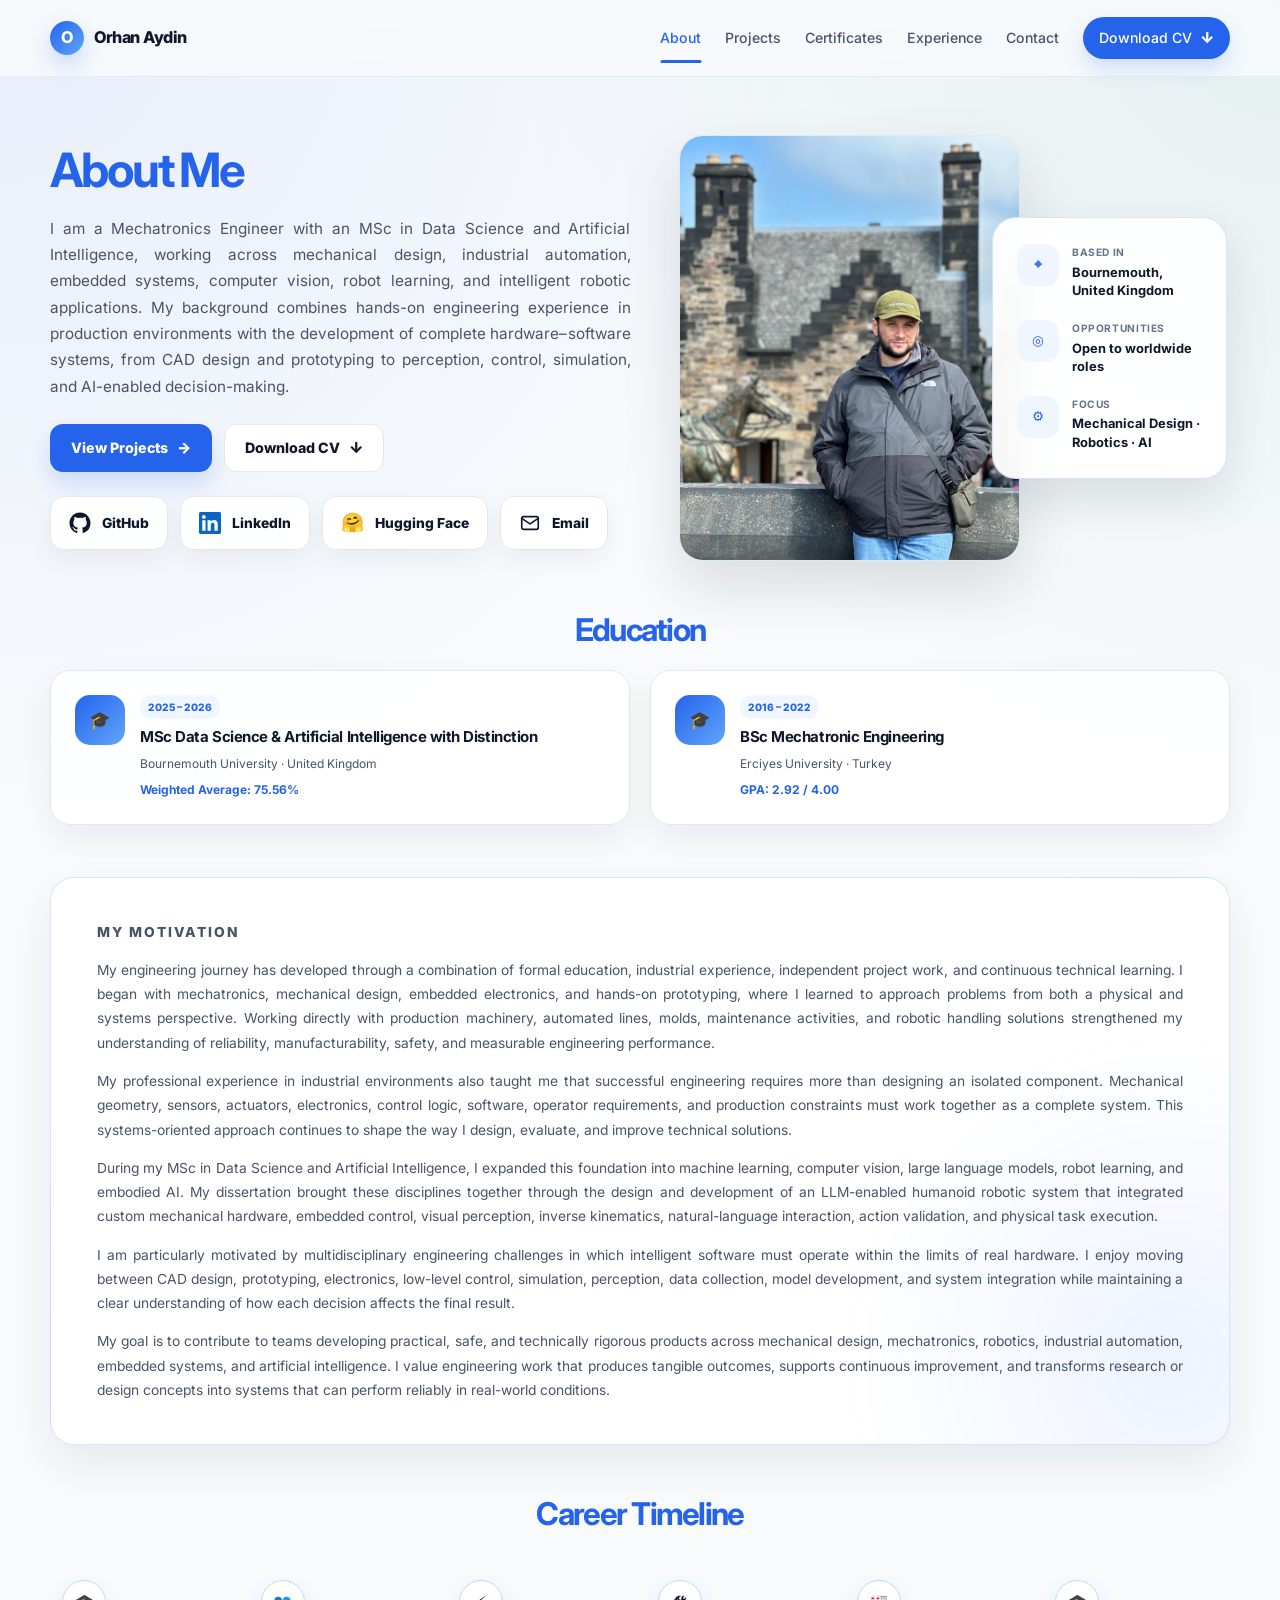
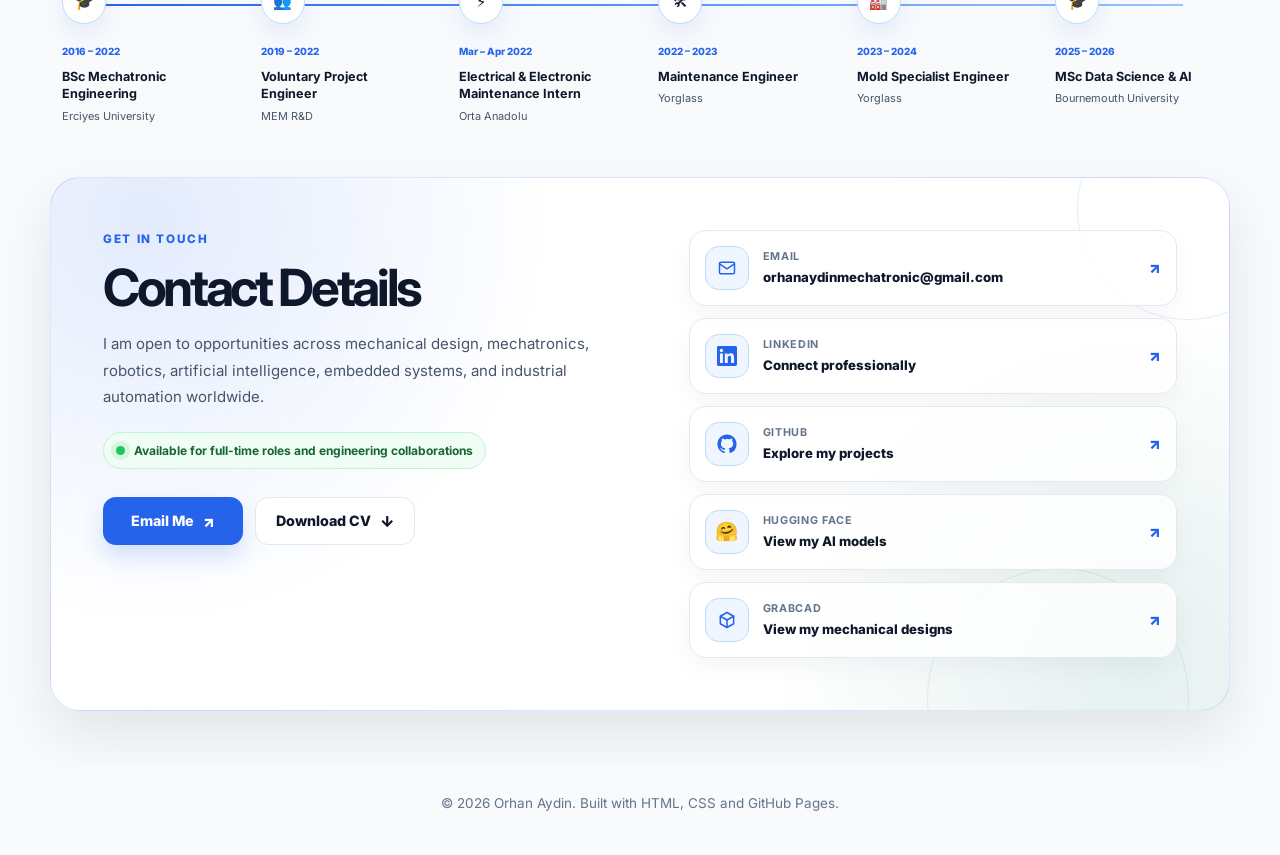
<file: about.html>
<!DOCTYPE html>
<html lang="en">
<head>
  <meta charset="UTF-8" />
  <meta name="viewport" content="width=device-width, initial-scale=1.0" />

  <title>About | Orhan Aydin</title>

  <meta
    name="description"
    content="About Orhan Aydin, a Mechatronics Engineer and AI Robotics specialist focused on mechanical design, embedded systems, computer vision, robot learning, and intelligent robotic systems."
  />

  <link rel="stylesheet" href="style.css" />

  <link rel="preconnect" href="https://fonts.googleapis.com">
  <link rel="preconnect" href="https://fonts.gstatic.com" crossorigin>
  <link
    href="https://fonts.googleapis.com/css2?family=Inter:wght@400;500;600;700;800&display=swap"
    rel="stylesheet"
  />
</head>

<body>
  <header class="site-header">
    <nav class="navbar container">
      <a href="index.html" class="logo">
        <span class="logo-mark">O</span>
        <span>Orhan Aydin</span>
      </a>

      <div class="nav-links">
        <a href="about.html" class="nav-link active">About</a>
        <a href="projects.html" class="nav-link">Projects</a>
        <a href="index.html#certificates" class="nav-link">Certificates</a>
        <a href="index.html#experience" class="nav-link">Experience</a>
        <a href="index.html#contact" class="nav-link">Contact</a>

        <a href="assets/Orhan-Aydin-CV.pdf" class="nav-button" target="_blank">
          Download CV
          <span class="button-icon">↓</span>
        </a>
      </div>
    </nav>
  </header>

  <main class="about-page">
    <!-- ABOUT HERO -->
    <section class="about-hero section">
      <div class="container about-hero-grid">
        <div class="about-hero-copy">
          <h1>About Me</h1>

          <p class="about-lead">
            I am a Mechatronics Engineer with an MSc in Data Science and Artificial
            Intelligence, working across mechanical design, industrial automation,
            embedded systems, computer vision, robot learning, and intelligent robotic
            applications. My background combines hands-on engineering experience in
            production environments with the development of complete hardware–software
            systems, from CAD design and prototyping to perception, control, simulation,
            and AI-enabled decision-making.
          </p>

          <div class="about-hero-actions">
            <a href="projects.html" class="button button-primary">
              View Projects
              <span class="button-icon">→</span>
            </a>

            <a href="assets/Orhan-Aydin-CV.pdf" class="button button-secondary" target="_blank">
              Download CV
              <span class="button-icon">↓</span>
            </a>
          </div>

          <div class="about-social-buttons">
            <a
              href="https://github.com/orhanaydinn"
              target="_blank"
              class="about-social-button"
            >
              <svg viewBox="0 0 24 24" aria-hidden="true">
                <path d="M12 0.5C5.65 0.5 0.5 5.65 0.5 12c0 5.08 3.29 9.39 7.86 10.91.58.11.79-.25.79-.56v-2.03c-3.2.7-3.88-1.37-3.88-1.37-.53-1.34-1.29-1.7-1.29-1.7-1.05-.72.08-.71.08-.71 1.16.08 1.78 1.2 1.78 1.2 1.04 1.77 2.72 1.26 3.38.96.11-.75.41-1.26.74-1.55-2.55-.29-5.23-1.28-5.23-5.68 0-1.25.45-2.28 1.19-3.08-.12-.29-.52-1.46.11-3.04 0 0 .98-.31 3.19 1.18A11.1 11.1 0 0 1 12 6.14c.98.01 1.97.13 2.89.39 2.21-1.49 3.18-1.18 3.18-1.18.63 1.58.23 2.75.11 3.04.74.8 1.19 1.83 1.19 3.08 0 4.41-2.69 5.38-5.25 5.67.42.36.79 1.07.79 2.16v3.05c0 .31.21.68.8.56A11.52 11.52 0 0 0 23.5 12C23.5 5.65 18.35.5 12 .5Z"></path>
              </svg>
              <span>GitHub</span>
            </a>

            <a
              href="https://www.linkedin.com/in/orhan-aydin/"
              target="_blank"
              class="about-social-button about-social-button-linkedin"
            >
              <svg viewBox="0 0 24 24" aria-hidden="true">
                <path d="M20.45 20.45h-3.56v-5.57c0-1.33-.02-3.04-1.85-3.04-1.85 0-2.14 1.45-2.14 2.95v5.66H9.34V9h3.42v1.56h.05c.48-.9 1.64-1.85 3.37-1.85 3.61 0 4.28 2.38 4.28 5.47v6.27ZM5.32 7.43a2.06 2.06 0 1 1 0-4.12 2.06 2.06 0 0 1 0 4.12ZM7.1 20.45H3.54V9H7.1v11.45ZM22.23 0H1.76C.79 0 0 .77 0 1.72v20.56C0 23.23.79 24 1.76 24h20.47c.97 0 1.77-.77 1.77-1.72V1.72C24 .77 23.2 0 22.23 0Z"></path>
              </svg>
              <span>LinkedIn</span>
            </a>

            <a
              href="https://huggingface.co/orhanaydinn"
              target="_blank"
              class="about-social-button"
            >
              <span class="about-social-emoji" aria-hidden="true">🤗</span>
              <span>Hugging Face</span>
            </a>

            <a
              href="mailto:orhanaydinmechatronic@gmail.com"
              class="about-social-button"
            >
              <svg viewBox="0 0 24 24" aria-hidden="true">
                <rect x="3" y="5" width="18" height="14" rx="2"></rect>
                <path d="m3 7 9 6 9-6"></path>
              </svg>
              <span>Email</span>
            </a>
          </div>
        </div>

        <div class="about-portrait-column">
          <div class="about-portrait-card">
            <img
              src="assets/linked.jpeg"
              alt="Orhan Aydin"
              class="about-portrait"
            />
          </div>

          <div class="about-profile-card">
            <div class="about-profile-item">
              <span class="about-profile-icon">⌖</span>
              <div>
                <small>Based in</small>
                <strong>Bournemouth, United Kingdom</strong>
              </div>
            </div>

            <div class="about-profile-item">
              <span class="about-profile-icon">◎</span>
              <div>
                <small>Opportunities</small>
                <strong>Open to worldwide roles</strong>
              </div>
            </div>

            <div class="about-profile-item">
              <span class="about-profile-icon">⚙</span>
              <div>
                <small>Focus</small>
                <strong>Mechanical Design · Robotics · AI</strong>
              </div>
            </div>
          </div>
        </div>
      </div>
    </section>

    <!-- EDUCATION -->
    <section class="about-section">
      <div class="container">
        <div class="about-section-title">
          <h2>Education</h2>
        </div>

        <div class="education-grid">
          <article class="education-card">
            <div class="education-icon">🎓</div>

            <div class="education-content">
              <span class="education-year">2025 – 2026</span>
              <h3>MSc Data Science &amp; Artificial Intelligence with Distinction</h3>
              <p>Bournemouth University · United Kingdom</p>
              <strong>Weighted Average: 75.56%</strong>
            </div>
          </article>

          <article class="education-card">
            <div class="education-icon">🎓</div>

            <div class="education-content">
              <span class="education-year">2016 – 2022</span>
              <h3>BSc Mechatronic Engineering</h3>
              <p>Erciyes University · Turkey</p>
              <strong>GPA: 2.92 / 4.00</strong>
            </div>
          </article>
        </div>
      </div>
    </section>

    <!-- ABOUT LETTER -->
    <section class="about-section">
      <div class="container">
        <article class="about-letter-card">
          <div class="about-letter-content">
            <p class="about-letter-label">My Motivation</p>

            <p>
              My engineering journey has developed through a combination of formal
              education, industrial experience, independent project work, and continuous
              technical learning. I began with mechatronics, mechanical design, embedded
              electronics, and hands-on prototyping, where I learned to approach problems
              from both a physical and systems perspective. Working directly with
              production machinery, automated lines, molds, maintenance activities, and
              robotic handling solutions strengthened my understanding of reliability,
              manufacturability, safety, and measurable engineering performance.
            </p>

            <p>
              My professional experience in industrial environments also taught me that
              successful engineering requires more than designing an isolated component.
              Mechanical geometry, sensors, actuators, electronics, control logic,
              software, operator requirements, and production constraints must work
              together as a complete system. This systems-oriented approach continues to
              shape the way I design, evaluate, and improve technical solutions.
            </p>

            <p>
              During my MSc in Data Science and Artificial Intelligence, I expanded this
              foundation into machine learning, computer vision, large language models,
              robot learning, and embodied AI. My dissertation brought these disciplines
              together through the design and development of an LLM-enabled humanoid
              robotic system that integrated custom mechanical hardware, embedded control,
              visual perception, inverse kinematics, natural-language interaction, action
              validation, and physical task execution.
            </p>

            <p>
              I am particularly motivated by multidisciplinary engineering challenges in
              which intelligent software must operate within the limits of real hardware.
              I enjoy moving between CAD design, prototyping, electronics, low-level
              control, simulation, perception, data collection, model development, and
              system integration while maintaining a clear understanding of how each
              decision affects the final result.
            </p>

            <p>
              My goal is to contribute to teams developing practical, safe, and
              technically rigorous products across mechanical design, mechatronics,
              robotics, industrial automation, embedded systems, and artificial
              intelligence. I value engineering work that produces tangible outcomes,
              supports continuous improvement, and transforms research or design concepts
              into systems that can perform reliably in real-world conditions.
            </p>
          </div>
        </article>
      </div>
    </section>

    <!-- CAREER TIMELINE -->
    <section class="about-section career-section">
      <div class="container">
        <div class="about-section-title">
          <h2>Career Timeline</h2>
        </div>

        <div class="career-timeline">
          <article class="career-item">
            <div class="career-marker">🎓</div>
            <span class="career-year">2016 – 2022</span>
            <h3>BSc Mechatronic Engineering</h3>
            <p>Erciyes University</p>
          </article>

          <article class="career-item">
            <div class="career-marker">👥</div>
            <span class="career-year">2019 – 2022</span>
            <h3>Voluntary Project Engineer</h3>
            <p>MEM R&amp;D</p>
          </article>

          <article class="career-item">
            <div class="career-marker">⚡</div>
            <span class="career-year">Mar – Apr 2022</span>
            <h3>Electrical &amp; Electronic Maintenance Intern</h3>
            <p>Orta Anadolu</p>
          </article>

          <article class="career-item">
            <div class="career-marker">🛠</div>
            <span class="career-year">2022 – 2023</span>
            <h3>Maintenance Engineer</h3>
            <p>Yorglass</p>
          </article>

          <article class="career-item">
            <div class="career-marker">🏭</div>
            <span class="career-year">2023 – 2024</span>
            <h3>Mold Specialist Engineer</h3>
            <p>Yorglass</p>
          </article>

          <article class="career-item">
            <div class="career-marker">🎓</div>
            <span class="career-year">2025 – 2026</span>
            <h3>MSc Data Science &amp; AI</h3>
            <p>Bournemouth University</p>
          </article>
        </div>
      </div>
    </section>

    <!-- CONTACT -->
    <section class="section contact-section" id="contact">
      <div class="container">
        <div class="contact-panel">
          <div class="contact-copy">
            <p class="contact-kicker">Get in touch</p>

            <h2>Contact Details</h2>

            <p class="contact-description">
              I am open to opportunities across mechanical design, mechatronics,
              robotics, artificial intelligence, embedded systems, and industrial automation worldwide.
            </p>

            <div class="contact-status">
              <span class="contact-status-dot" aria-hidden="true"></span>
              Available for full-time roles and engineering collaborations
            </div>

            <div class="contact-actions">
              <a
                href="mailto:orhanaydinmechatronic@gmail.com"
                class="button button-primary contact-primary-action"
              >
                Email Me
                <span class="button-icon">↗</span>
              </a>

              <a
                href="assets/Orhan-Aydin-CV.pdf"
                class="button button-secondary"
                target="_blank"
              >
                Download CV
                <span class="button-icon">↓</span>
              </a>
            </div>
          </div>

          <div class="contact-links-grid">
            <a
              href="mailto:orhanaydinmechatronic@gmail.com"
              class="contact-link-card"
            >
              <span class="contact-link-icon" aria-hidden="true">
                <svg viewBox="0 0 24 24">
                  <rect x="3" y="5" width="18" height="14" rx="2"></rect>
                  <path d="m3 7 9 6 9-6"></path>
                </svg>
              </span>

              <span class="contact-link-content">
                <small>Email</small>
                <strong>orhanaydinmechatronic@gmail.com</strong>
              </span>

              <span class="contact-link-arrow" aria-hidden="true">↗</span>
            </a>

            <a
              href="https://www.linkedin.com/in/orhan-aydin/"
              target="_blank"
              class="contact-link-card"
            >
              <span class="contact-link-icon" aria-hidden="true">
                <svg viewBox="0 0 24 24">
                  <path d="M20.45 20.45h-3.56v-5.57c0-1.33-.02-3.04-1.85-3.04-1.85 0-2.14 1.45-2.14 2.95v5.66H9.34V9h3.42v1.56h.05c.48-.9 1.64-1.85 3.37-1.85 3.61 0 4.28 2.38 4.28 5.47v6.27ZM5.32 7.43a2.06 2.06 0 1 1 0-4.12 2.06 2.06 0 0 1 0 4.12ZM7.1 20.45H3.54V9H7.1v11.45ZM22.23 0H1.76C.79 0 0 .77 0 1.72v20.56C0 23.23.79 24 1.76 24h20.47c.97 0 1.77-.77 1.77-1.72V1.72C24 .77 23.2 0 22.23 0Z"></path>
                </svg>
              </span>

              <span class="contact-link-content">
                <small>LinkedIn</small>
                <strong>Connect professionally</strong>
              </span>

              <span class="contact-link-arrow" aria-hidden="true">↗</span>
            </a>

            <a
              href="https://github.com/orhanaydinn"
              target="_blank"
              class="contact-link-card"
            >
              <span class="contact-link-icon" aria-hidden="true">
                <svg viewBox="0 0 24 24">
                  <path d="M12 0.5C5.65 0.5 0.5 5.65 0.5 12c0 5.08 3.29 9.39 7.86 10.91.58.11.79-.25.79-.56v-2.03c-3.2.7-3.88-1.37-3.88-1.37-.53-1.34-1.29-1.7-1.29-1.7-1.05-.72.08-.71.08-.71 1.16.08 1.78 1.2 1.78 1.2 1.04 1.77 2.72 1.26 3.38.96.11-.75.41-1.26.74-1.55-2.55-.29-5.23-1.28-5.23-5.68 0-1.25.45-2.28 1.19-3.08-.12-.29-.52-1.46.11-3.04 0 0 .98-.31 3.19 1.18A11.1 11.1 0 0 1 12 6.14c.98.01 1.97.13 2.89.39 2.21-1.49 3.18-1.18 3.18-1.18.63 1.58.23 2.75.11 3.04.74.8 1.19 1.83 1.19 3.08 0 4.41-2.69 5.38-5.25 5.67.42.36.79 1.07.79 2.16v3.05c0 .31.21.68.8.56A11.52 11.52 0 0 0 23.5 12C23.5 5.65 18.35.5 12 .5Z"></path>
                </svg>
              </span>

              <span class="contact-link-content">
                <small>GitHub</small>
                <strong>Explore my projects</strong>
              </span>

              <span class="contact-link-arrow" aria-hidden="true">↗</span>
            </a>

            <a
              href="https://huggingface.co/orhanaydinn"
              target="_blank"
              class="contact-link-card"
            >
              <span class="contact-link-icon contact-link-emoji" aria-hidden="true">🤗</span>

              <span class="contact-link-content">
                <small>Hugging Face</small>
                <strong>View my AI models</strong>
              </span>

              <span class="contact-link-arrow" aria-hidden="true">↗</span>
            </a>

            <a
              href="https://grabcad.com/orhan.aydin-17"
              target="_blank"
              class="contact-link-card"
            >
              <span class="contact-link-icon" aria-hidden="true">
                <svg viewBox="0 0 24 24">
                  <path d="M4 7.5 12 3l8 4.5v9L12 21l-8-4.5v-9Z"></path>
                  <path d="m4 7.5 8 4.5 8-4.5"></path>
                  <path d="M12 12v9"></path>
                </svg>
              </span>

              <span class="contact-link-content">
                <small>GrabCAD</small>
                <strong>View my mechanical designs</strong>
              </span>

              <span class="contact-link-arrow" aria-hidden="true">↗</span>
            </a>
          </div>
        </div>
      </div>
    </section>
  </main>

  <footer class="footer">
    <p>© 2026 Orhan Aydin. Built with HTML, CSS and GitHub Pages.</p>
  </footer>

  <script src="script.js"></script>
</body>
</html>
</file>
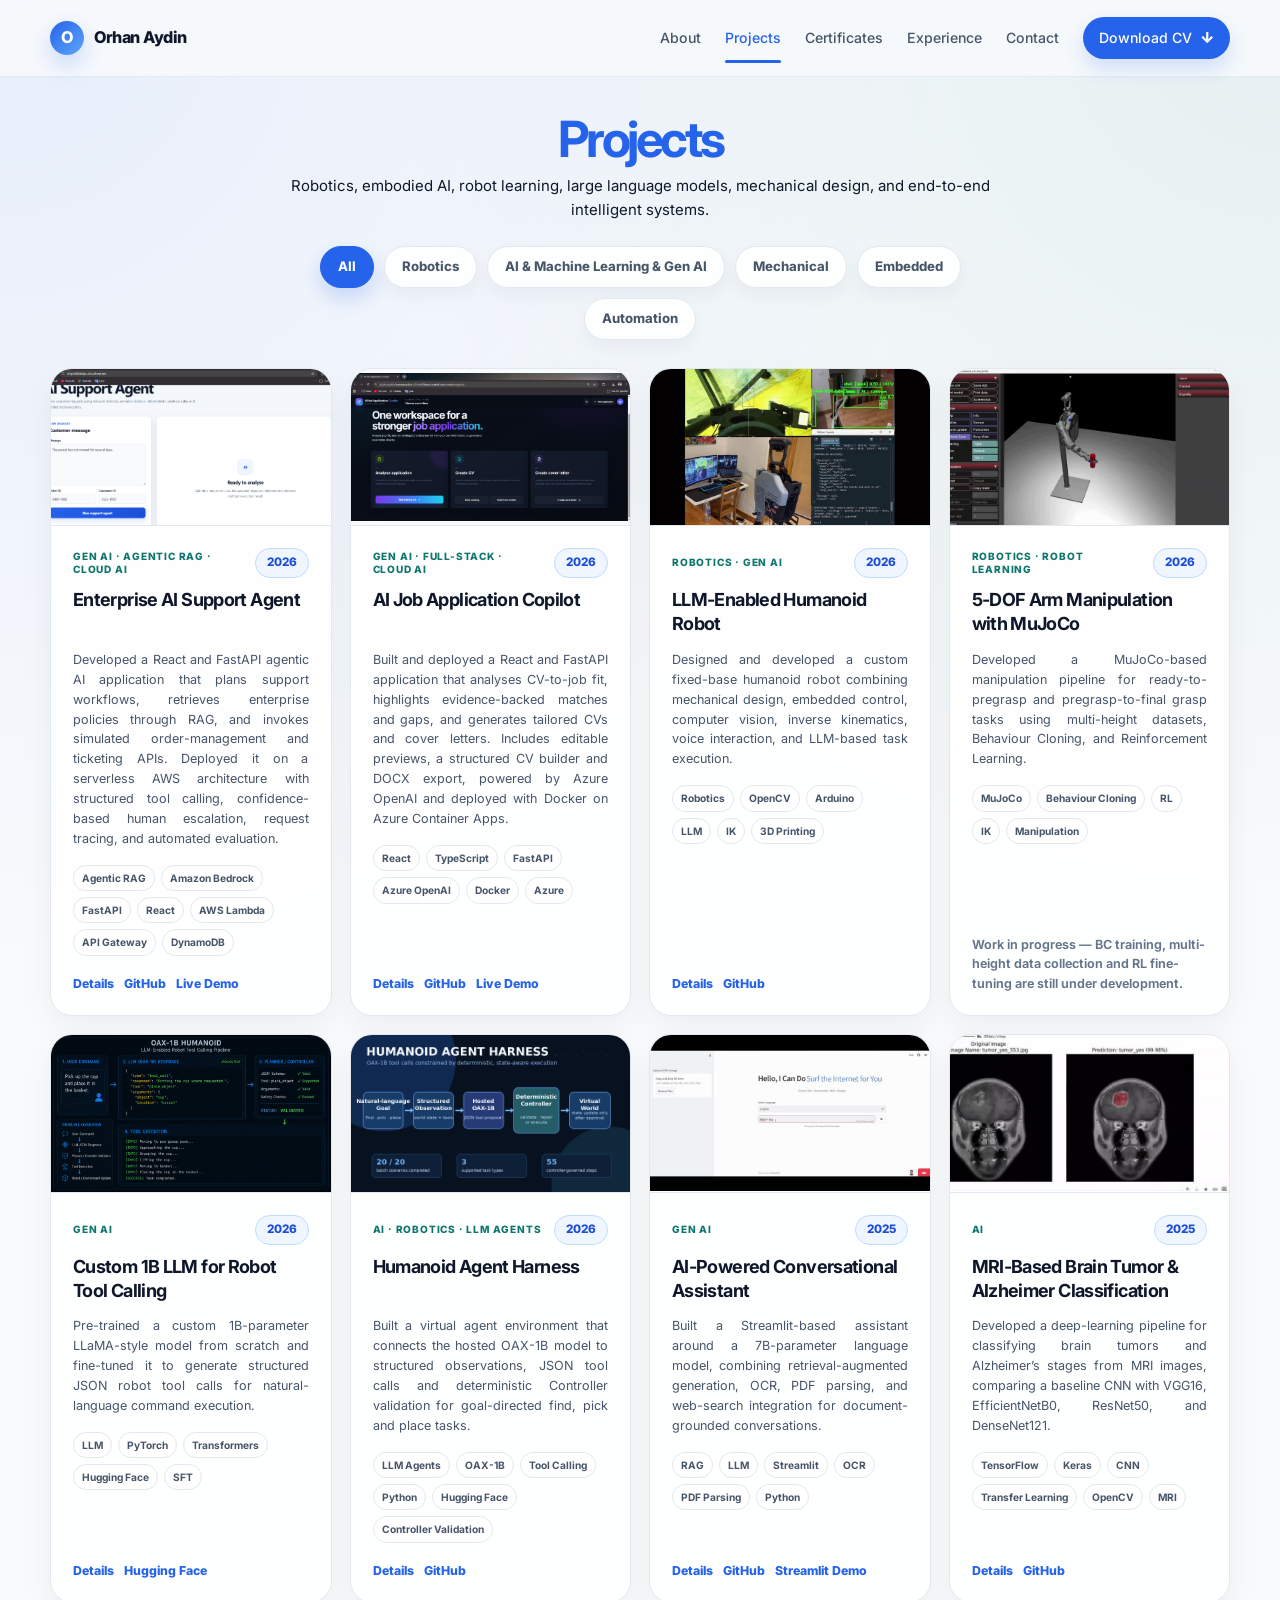
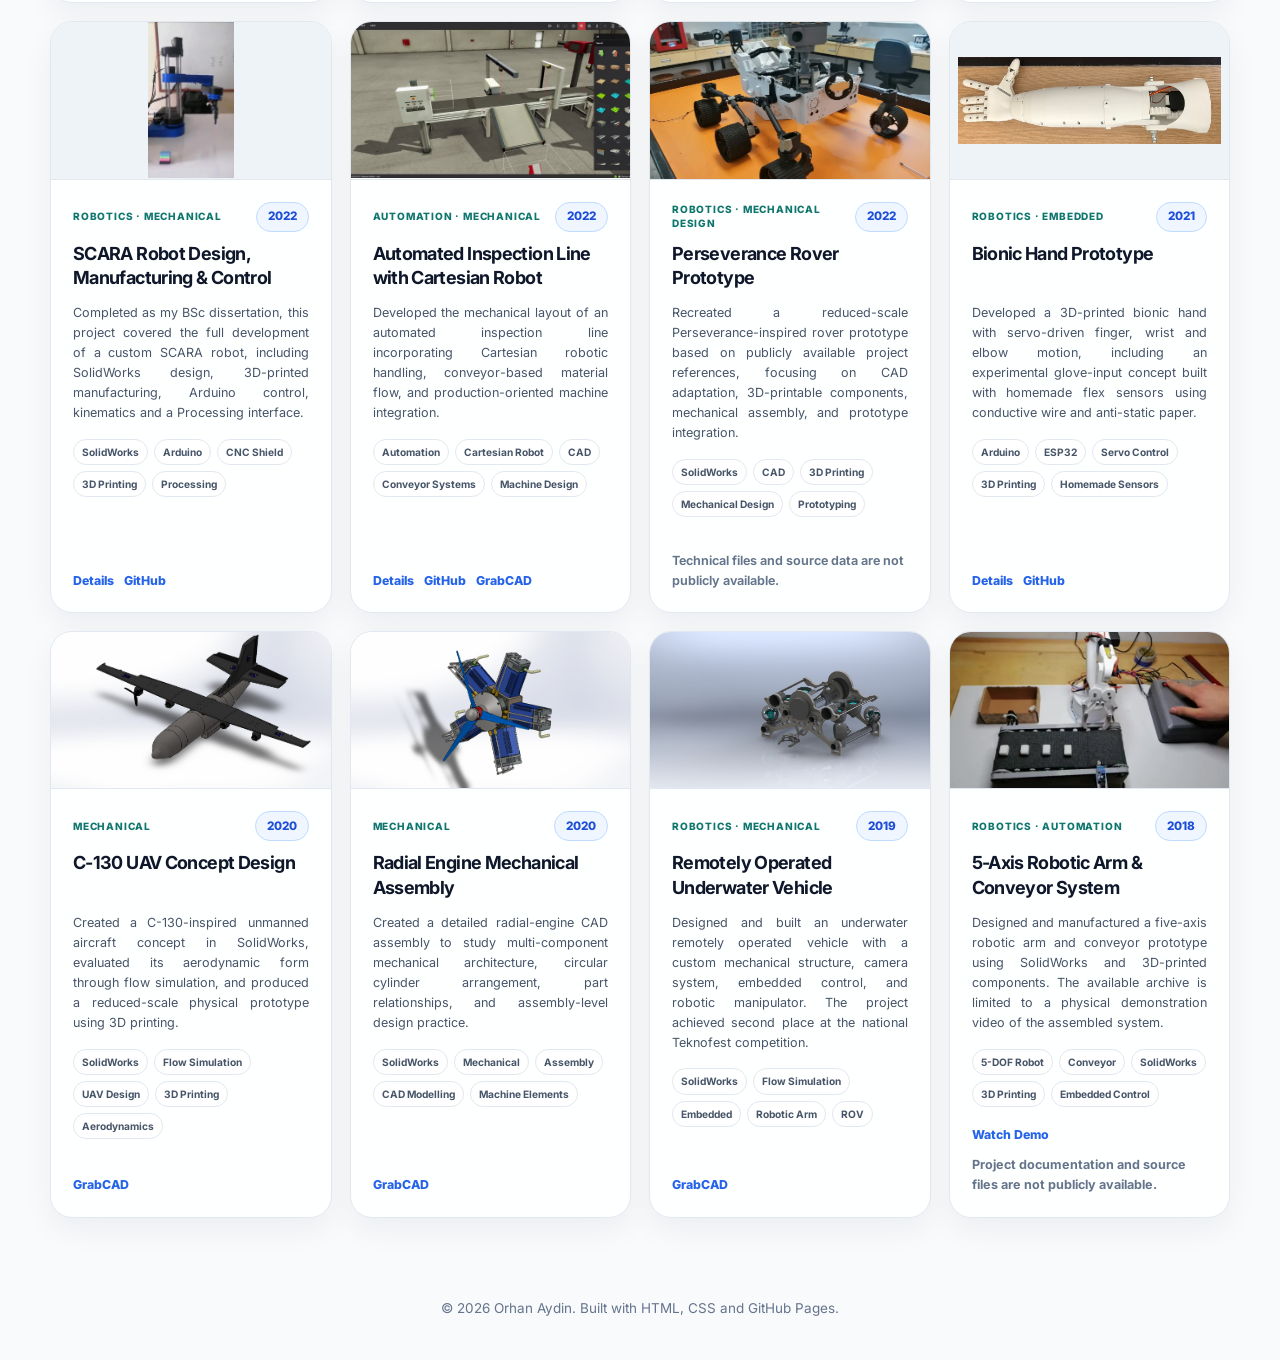
<file: projects.html>
<!DOCTYPE html>

<html lang="en">
<head>
<meta charset="utf-8"/>
<meta content="width=device-width, initial-scale=1.0" name="viewport"/>
<title>Projects | Orhan Aydin</title>
<meta content="Selected projects by Orhan Aydin across cloud AI, generative AI, humanoid robotics, robot learning, custom large language models, mechanical design, embedded systems, and robotic control." name="description"/>
<link href="style.css" rel="stylesheet"/>
<link href="https://fonts.googleapis.com" rel="preconnect"/>
<link crossorigin="" href="https://fonts.gstatic.com" rel="preconnect"/>
<link href="https://fonts.googleapis.com/css2?family=Inter:wght@400;500;600;700;800&amp;display=swap" rel="stylesheet"/>
</head>
<body>
<header class="site-header">
<nav class="navbar container">
<a class="logo" href="index.html">
<span class="logo-mark">O</span>
<span>Orhan Aydin</span>
</a>
<div class="nav-links">
<a class="nav-link" href="about.html">About</a>
<a class="nav-link active" href="projects.html">Projects</a>
<a class="nav-link" href="index.html#certificates">Certificates</a>
<a class="nav-link" href="index.html#experience">Experience</a>
<a class="nav-link" href="index.html#contact">Contact</a>
<a class="nav-button" href="assets/Orhan-Aydin-CV.pdf" target="_blank">
          Download CV
          <span class="button-icon">↓</span>
</a>
</div>
</nav>
</header>
<main class="projects-page-main">
<section class="projects-gallery-section">
<div class="container">
<div class="projects-page-heading">
<h1>Projects</h1>
<p>
            Robotics, embodied AI, robot learning, large language models,
            mechanical design, and end-to-end intelligent systems.
          </p>
<div aria-label="Filter projects by category" class="project-filter" role="group">
<button aria-pressed="true" class="project-filter-button active" data-filter="all" type="button">All</button>
<button aria-pressed="false" class="project-filter-button" data-filter="robotics" type="button">Robotics</button>
<button aria-pressed="false" class="project-filter-button" data-filter="ai-combined" type="button">AI &amp; Machine Learning &amp; Gen AI</button>
<button aria-pressed="false" class="project-filter-button" data-filter="mechanical" type="button">Mechanical</button>
<button aria-pressed="false" class="project-filter-button" data-filter="embedded" type="button">Embedded</button>
<button aria-pressed="false" class="project-filter-button" data-filter="automation" type="button">Automation</button>
</div>
</div>
<div class="projects-page-grid">
<!-- 0. ENTERPRISE AI SUPPORT AGENT -->
<article class="project-card linked-project-card project-page-card" data-category="ai genai" data-year="2026">
<div class="project-page-media">
<img alt="Enterprise AI Support Agent interface showing request analysis, assistant response, policy citations and execution trace" class="project-page-visual enterprise-ai-card-visual" loading="eager" src="assets/enterprise-ai-support-agent-overview.png"/>
</div>
<div class="project-page-body">
<div class="project-card-topline"><div class="project-meta">Gen AI · Agentic RAG · Cloud AI</div><span class="project-year-badge">2026</span></div>
<h2>Enterprise AI Support Agent</h2>
<p>Developed a React and FastAPI agentic AI application that plans support workflows, retrieves enterprise policies through RAG, and invokes simulated order-management and ticketing APIs. Deployed it on a serverless AWS architecture with structured tool calling, confidence-based human escalation, request tracing, and automated evaluation.</p>
<div class="tag-list"><span>Agentic RAG</span><span>Amazon Bedrock</span><span>FastAPI</span><span>React</span><span>AWS Lambda</span><span>API Gateway</span><span>DynamoDB</span></div>
<div class="project-links project-page-links"><a class="project-card-primary-link" aria-label="View Enterprise AI Support Agent details" href="projects/enterprise-ai-support-agent/">Details</a><a href="https://github.com/orhanaydinn/enterprise-ai-support-agent" rel="noopener noreferrer" target="_blank">GitHub</a><a href="https://d1qo68bktehjcu.cloudfront.net" rel="noopener noreferrer" target="_blank">Live Demo</a></div>
</div>
</article>
<!-- AI JOB APPLICATION COPILOT -->
<article class="project-card linked-project-card project-page-card" data-category="ai genai" data-year="2026">
<div class="project-page-media"><a href="projects/ai-job-application-copilot/" aria-label="View AI Job Application Copilot project"><img class="project-page-visual" loading="lazy" src="projects/ai-job-application-copilot/assets/home.png" alt="AI Job Application Copilot interface" style="object-fit:contain;background:#f8fafc"></a></div><div class="project-page-body"><div class="project-card-topline"><div class="project-meta">Gen AI · Full-Stack · Cloud AI</div><span class="project-year-badge">2026</span></div><h2><a href="projects/ai-job-application-copilot/" style="color:inherit;text-decoration:none">AI Job Application Copilot</a></h2><p>Built and deployed a React and FastAPI application that analyses CV-to-job fit, highlights evidence-backed matches and gaps, and generates tailored CVs and cover letters. Includes editable previews, a structured CV builder and DOCX export, powered by Azure OpenAI and deployed with Docker on Azure Container Apps.</p><div class="tag-list"><span>React</span><span>TypeScript</span><span>FastAPI</span><span>Azure OpenAI</span><span>Docker</span><span>Azure</span></div><div class="project-links project-page-links"><a class="project-card-primary-link" aria-label="View AI Job Application Copilot details" href="projects/ai-job-application-copilot/">Details</a><a href="https://github.com/orhanaydinn/ai-job-application-copilot" rel="noopener noreferrer" target="_blank">GitHub</a><a href="https://ai-job-copilot.lemonmeadow-e3bba0f9.francecentral.azurecontainerapps.io/" rel="noopener noreferrer" target="_blank">Live Demo</a></div></div></article>
<!-- 1. HUMANOID ROBOT -->
<!-- 2. MUJOCO ROBOT LEARNING -->
<!-- 3. CUSTOM LLM -->
<!-- 4. RAG ASSISTANT -->
<!-- 5. SCARA ROBOT -->
<!-- 6. ROV -->
<!-- 7. PERSEVERANCE ROVER -->
<!-- 8. C-130 UAV -->
<!-- 9. INSPECTION LINE -->
<!-- 10. RADIAL ENGINE -->
<!-- 11. BIONIC HAND -->
<!-- 12. 5-AXIS ARM AND CONVEYOR -->
<!-- 14. BRAIN MRI CLASSIFICATION -->
<article class="project-card linked-project-card project-page-card" data-category="robotics ai genai mechanical embedded" data-year="2026">
<div class="project-page-media">
<video aria-label="LLM-enabled humanoid robot performing vision-guided manipulation" autoplay="" class="project-page-visual project-page-visual-contain" loop="" muted="" playsinline="" poster="assets/humanoid-demo-poster.jpg" preload="metadata"><source src="assets/humanoid-demo.mp4" type="video/mp4"/>Your browser does not support the video tag.</video>
</div>
<div class="project-page-body">
<div class="project-card-topline"><div class="project-meta">Robotics · Gen AI</div><span class="project-year-badge">2026</span></div>
<h2>LLM-Enabled Humanoid Robot</h2>
<p>Designed and developed a custom fixed-base humanoid robot combining mechanical design, embedded control, computer vision, inverse kinematics, voice interaction, and LLM-based task execution.</p>
<div class="tag-list"><span>Robotics</span><span>OpenCV</span><span>Arduino</span><span>LLM</span><span>IK</span><span>3D Printing</span></div>
<div class="project-links project-page-links"><a class="project-card-primary-link" aria-label="View LLM-Enabled Humanoid Robot details" href="projects/humanoid/">Details</a><a href="https://github.com/orhanaydinn/oax_humanoid_robot" rel="noopener noreferrer" target="_blank">GitHub</a></div>
</div>
</article><article class="project-card project-page-card" data-category="robotics" data-year="2026">
<div class="project-page-media">
<video aria-label="MuJoCo simulation of a 5-DOF humanoid robotic arm" autoplay="" class="project-page-visual" loop="" muted="" playsinline="" poster="assets/mujoco-demo-poster.jpg" preload="metadata"><source src="assets/mujoco-demo.mp4" type="video/mp4"/>Your browser does not support the video tag.</video>
</div>
<div class="project-page-body">
<div class="project-card-topline"><div class="project-meta">Robotics · Robot Learning</div><span class="project-year-badge">2026</span></div>
<h2>5-DOF Arm Manipulation with MuJoCo</h2>
<p>Developed a MuJoCo-based manipulation pipeline for ready-to-pregrasp and pregrasp-to-final grasp tasks using multi-height datasets, Behaviour Cloning, and Reinforcement Learning.</p>
<div class="tag-list"><span>MuJoCo</span><span>Behaviour Cloning</span><span>RL</span><span>IK</span><span>Manipulation</span></div>
<div class="project-availability-note">Work in progress — BC training, multi-height data collection and RL fine-tuning are still under development.</div>
</div>
</article><article class="project-card linked-project-card project-page-card" data-category="ai genai" data-year="2026">
<div class="project-page-media">
<img alt="OAX-1B humanoid LLM robot tool-calling pipeline" class="project-page-visual" loading="lazy" src="assets/oax_1b_llm.png"/>
</div>
<div class="project-page-body">
<div class="project-card-topline"><div class="project-meta">Gen AI</div><span class="project-year-badge">2026</span></div>
<h2>Custom 1B LLM for Robot Tool Calling</h2>
<p>Pre-trained a custom 1B-parameter LLaMA-style model from scratch and fine-tuned it to generate structured JSON robot tool calls for natural-language command execution.</p>
<div class="tag-list"><span>LLM</span><span>PyTorch</span><span>Transformers</span><span>Hugging Face</span><span>SFT</span></div>
<div class="project-links project-page-links"><a class="project-card-primary-link" aria-label="View Custom 1B LLM for Robot Tool Calling details" href="projects/oax-1b/">Details</a><a href="https://huggingface.co/orhanaydinn/OAX-1B-Humanoid" rel="noopener noreferrer" target="_blank">Hugging Face</a></div>
</div>
</article><article class="project-card linked-project-card project-page-card" data-category="robotics ai genai" data-year="2026">
<div class="project-page-media">
<img alt="Humanoid Agent Harness architecture connecting OAX-1B, a deterministic Controller and a virtual world" class="project-page-visual" loading="lazy" src="assets/humanoid-agent-harness.png"/>
</div>
<div class="project-page-body">
<div class="project-card-topline">
<div class="project-meta">AI · Robotics · LLM Agents</div>
<span class="project-year-badge">2026</span>
</div>
<h2>Humanoid Agent Harness</h2>
<p>
      Built a virtual agent environment that connects the hosted OAX-1B model
      to structured observations, JSON tool calls and deterministic Controller
      validation for goal-directed find, pick and place tasks.
    </p>
<div class="tag-list">
<span>LLM Agents</span>
<span>OAX-1B</span>
<span>Tool Calling</span>
<span>Python</span>
<span>Hugging Face</span>
<span>Controller Validation</span>
</div>
<div class="project-links project-page-links">
<a class="project-card-primary-link" aria-label="View Humanoid Agent Harness details" href="projects/humanoid-agent-harness/">Details</a>
<a href="https://github.com/orhanaydinn/humanoid_agent_harness" rel="noopener noreferrer" target="_blank">GitHub</a>
</div>
</div>
</article><article class="project-card linked-project-card project-page-card" data-category="ai genai" data-year="2025">
<div class="project-page-media">
<video aria-label="AI-powered conversational assistant with retrieval augmented generation" autoplay="" class="project-page-visual" loop="" muted="" playsinline="" poster="assets/rag-assistant-poster.jpg" preload="metadata"><source src="assets/rag-assistant.mp4" type="video/mp4"/>Your browser does not support the video tag.</video>
<div class="project-page-placeholder project-placeholder-ai" hidden=""><strong>RAG Assistant</strong><span>rag-assistant.mp4</span></div>
</div>
<div class="project-page-body">
<div class="project-card-topline"><div class="project-meta">Gen AI</div><span class="project-year-badge">2025</span></div>
<h2>AI-Powered Conversational Assistant</h2>
<p>Built a Streamlit-based assistant around a 7B-parameter language model, combining retrieval-augmented generation, OCR, PDF parsing, and web-search integration for document-grounded conversations.</p>
<div class="tag-list"><span>RAG</span><span>LLM</span><span>Streamlit</span><span>OCR</span><span>PDF Parsing</span><span>Python</span></div>
<div class="project-links project-page-links"><a class="project-card-primary-link" aria-label="View AI-Powered Conversational Assistant details" href="projects/rag-assistant/">Details</a><a href="https://github.com/orhanaydinn/qa_assistant" rel="noopener noreferrer" target="_blank">GitHub</a><a href="https://orhanaydin-ai-asistant-v1.streamlit.app/" rel="noopener noreferrer" target="_blank">Streamlit Demo</a></div>
</div>
</article><article class="project-card linked-project-card project-page-card" data-category="ai" data-year="2025">
<div class="project-page-media">
<video aria-label="Brain tumor and Alzheimer MRI classification project" autoplay="" class="project-page-visual" loop="" muted="" playsinline="" poster="assets/brain-mri-poster.jpg" preload="metadata"><source src="assets/brain-mri.mp4" type="video/mp4"/>Your browser does not support the video tag.</video>
<div class="project-page-placeholder project-placeholder-ai" hidden=""><strong>Brain MRI AI</strong><span>brain-mri.mp4</span></div>
</div>
<div class="project-page-body">
<div class="project-card-topline"><div class="project-meta">AI</div><span class="project-year-badge">2025</span></div>
<h2>MRI-Based Brain Tumor &amp; Alzheimer Classification</h2>
<p>Developed a deep-learning pipeline for classifying brain tumors and Alzheimer’s stages from MRI images, comparing a baseline CNN with VGG16, EfficientNetB0, ResNet50, and DenseNet121.</p>
<div class="tag-list"><span>TensorFlow</span><span>Keras</span><span>CNN</span><span>Transfer Learning</span><span>OpenCV</span><span>MRI</span></div>
<div class="project-links project-page-links"><a class="project-card-primary-link" aria-label="View MRI-Based Brain Tumor &amp;amp; Alzheimer Classification details" href="projects/brain-mri/">Details</a><a href="https://github.com/orhanaydinn/brainTumor_Alzheimer_Prediction" rel="noopener noreferrer" target="_blank">GitHub</a></div>
</div>
</article><article class="project-card linked-project-card project-page-card" data-category="mechanical robotics embedded" data-year="2022">
<div class="project-page-media">
<video aria-label="Custom SCARA robot design, manufacturing and control demonstration" autoplay="" class="scara-static-fit project-page-scara-video project-page-visual" loop="" muted="" playsinline="" poster="assets/scara_robot-poster.jpg" preload="metadata"><source src="assets/scara_robot.mp4" type="video/mp4"/>Your browser does not support the video tag.</video>
</div>
<div class="project-page-body">
<div class="project-card-topline"><div class="project-meta">Robotics · Mechanical</div><span class="project-year-badge">2022</span></div>
<h2>SCARA Robot Design, Manufacturing &amp; Control</h2>
<p>Completed as my BSc dissertation, this project covered the full development of a custom SCARA robot, including SolidWorks design, 3D-printed manufacturing, Arduino control, kinematics and a Processing interface.</p>
<div class="tag-list"><span>SolidWorks</span><span>Arduino</span><span>CNC Shield</span><span>3D Printing</span><span>Processing</span></div>
<div class="project-links project-page-links"><a class="project-card-primary-link" aria-label="View SCARA Robot Design, Manufacturing &amp;amp; Control details" href="projects/scara/">Details</a><a href="https://github.com/orhanaydinn/scara-robot-design-and-control" rel="noopener noreferrer" target="_blank">GitHub</a></div>
</div>
</article><article class="project-card linked-project-card project-page-card" data-category="mechanical robotics automation" data-year="2022">
<div class="project-page-media">
<video aria-label="Automated inspection line with Cartesian robot demonstration" autoplay="" class="project-page-visual" loop="" muted="" playsinline="" poster="assets/inspection-line-poster.jpg" preload="metadata">
<source src="assets/inspection-line.mp4" type="video/mp4"/>
                Your browser does not support the video tag.
              </video>
<div class="project-page-placeholder project-placeholder-automation" hidden=""><strong>Inspection Line</strong><span>inspection-line.mp4</span></div>
</div>
<div class="project-page-body">
<div class="project-card-topline"><div class="project-meta">Automation · Mechanical</div><span class="project-year-badge">2022</span></div>
<h2>Automated Inspection Line with Cartesian Robot</h2>
<p>Developed the mechanical layout of an automated inspection line incorporating Cartesian robotic handling, conveyor-based material flow, and production-oriented machine integration.</p>
<div class="tag-list"><span>Automation</span><span>Cartesian Robot</span><span>CAD</span><span>Conveyor Systems</span><span>Machine Design</span></div>
<div class="project-links project-page-links"><a class="project-card-primary-link" aria-label="View Automated Inspection Line with Cartesian Robot details" href="projects/inspection-line/">Details</a><a href="https://github.com/orhanaydinn/automated-inspection-line-cartesian-robot" rel="noopener noreferrer" target="_blank">GitHub</a><a href="https://grabcad.com/library/inspection-line-with-cartesian-robot-1" rel="noopener noreferrer" target="_blank">GrabCAD</a></div>
</div>
</article><article class="project-card project-page-card" data-category="robotics mechanical embedded" data-year="2022">
<div class="project-page-media">
<img alt="Perseverance-inspired rover prototype" class="project-page-visual" loading="lazy" onerror="this.hidden=true; this.nextElementSibling.hidden=false;" src="assets/perseverance-rover.jpg"/>
<div class="project-page-placeholder project-placeholder-robotics" hidden=""><strong>Rover</strong><span>perseverance-rover.jpg</span></div>
</div>
<div class="project-page-body">
<div class="project-card-topline"><div class="project-meta">Robotics · Mechanical Design</div><span class="project-year-badge">2022</span></div>
<h2>Perseverance Rover Prototype</h2>
<p>Recreated a reduced-scale Perseverance-inspired rover prototype based on publicly available project references, focusing on CAD adaptation, 3D-printable components, mechanical assembly, and prototype integration.</p>
<div class="tag-list"><span>SolidWorks</span><span>CAD</span><span>3D Printing</span><span>Mechanical Design</span><span>Prototyping</span></div>
<div class="project-availability-note">Technical files and source data are not publicly available.</div>
</div>
</article><article class="project-card linked-project-card project-page-card" data-category="robotics mechanical embedded" data-year="2021">
<div class="bionic-card-media project-page-media">
<img alt="Bionic robotic hand prototype" class="bionic-card-visual project-page-visual project-page-visual-fit" loading="lazy" onerror="this.hidden=true; this.nextElementSibling.hidden=false;" src="assets/bionic-hand.jpg"/>
<div class="project-page-placeholder project-placeholder-robotics" hidden=""><strong>Bionic Hand</strong><span>bionic-hand.jpg</span></div>
</div>
<div class="project-page-body">
<div class="project-card-topline"><div class="project-meta">Robotics · Embedded</div><span class="project-year-badge">2021</span></div>
<h2>Bionic Hand Prototype</h2>
<p>Developed a 3D-printed bionic hand with servo-driven finger, wrist and elbow motion, including an experimental glove-input concept built with homemade flex sensors using conductive wire and anti-static paper.</p>
<div class="tag-list"><span>Arduino</span><span>ESP32</span><span>Servo Control</span><span>3D Printing</span><span>Homemade Sensors</span></div>
<div class="project-links project-page-links"><a class="project-card-primary-link" aria-label="View Bionic Hand Prototype details" href="projects/bionic-hand/">Details</a><a href="https://github.com/orhanaydinn/bionic-hand-prototype/tree/main" rel="noopener noreferrer" target="_blank">GitHub</a></div>
</div>
</article><article class="project-card linked-project-card project-page-card" data-category="mechanical" data-year="2020">
<div class="project-page-media">
<img alt="C-130 inspired UAV CAD model" class="project-page-visual" loading="lazy" onerror="this.hidden=true; this.nextElementSibling.hidden=false;" src="assets/c130-uav.jpg"/>
<div class="project-page-placeholder project-placeholder-mechanical" hidden=""><strong>C-130 UAV</strong><span>c130-uav.jpg</span></div>
</div>
<div class="project-page-body">
<div class="project-card-topline"><div class="project-meta">Mechanical</div><span class="project-year-badge">2020</span></div>
<h2>C-130 UAV Concept Design</h2>
<p>Created a C-130-inspired unmanned aircraft concept in SolidWorks, evaluated its aerodynamic form through flow simulation, and produced a reduced-scale physical prototype using 3D printing.</p>
<div class="tag-list"><span>SolidWorks</span><span>Flow Simulation</span><span>UAV Design</span><span>3D Printing</span><span>Aerodynamics</span></div>
<div class="project-links project-page-links"><a class="project-card-primary-link" aria-label="Open C-130 UAV Concept Design project resource" href="https://grabcad.com/library/model-c-130-1" rel="noopener noreferrer" target="_blank">GrabCAD</a></div>
</div>
</article><article class="project-card linked-project-card project-page-card" data-category="mechanical" data-year="2020">
<div class="project-page-media">
<img alt="Radial engine mechanical CAD assembly" class="project-page-visual" loading="lazy" onerror="this.hidden=true; this.nextElementSibling.hidden=false;" src="assets/radial-engine.jpeg"/>
<div class="project-page-placeholder project-placeholder-mechanical" hidden=""><strong>Radial Engine</strong><span>radial-engine.jpeg</span></div>
</div>
<div class="project-page-body">
<div class="project-card-topline"><div class="project-meta">Mechanical</div><span class="project-year-badge">2020</span></div>
<h2>Radial Engine Mechanical Assembly</h2>
<p>Created a detailed radial-engine CAD assembly to study multi-component mechanical architecture, circular cylinder arrangement, part relationships, and assembly-level design practice.</p>
<div class="tag-list"><span>SolidWorks</span><span>Mechanical</span><span>Assembly</span><span>CAD Modelling</span><span>Machine Elements</span></div>
<div class="project-links project-page-links"><a class="project-card-primary-link" aria-label="Open Radial Engine Mechanical Assembly project resource" href="https://grabcad.com/library/radial-engine-446" rel="noopener noreferrer" target="_blank">GrabCAD</a></div>
</div>
</article><article class="project-card linked-project-card project-page-card" data-category="robotics mechanical embedded" data-year="2019">
<div class="project-page-media">
<img alt="Remotely operated underwater vehicle CAD design" class="project-page-visual" loading="lazy" onerror="this.hidden=true; this.nextElementSibling.hidden=false;" src="assets/rov.JPG"/>
<div class="project-page-placeholder project-placeholder-robotics" hidden=""><strong>ROV</strong><span>Add rov.png</span></div>
</div>
<div class="project-page-body">
<div class="project-card-topline"><div class="project-meta">Robotics · Mechanical</div><span class="project-year-badge">2019</span></div>
<h2>Remotely Operated Underwater Vehicle</h2>
<p>Designed and built an underwater remotely operated vehicle with a custom mechanical structure, camera system, embedded control, and robotic manipulator. The project achieved second place at the national Teknofest competition.</p>
<div class="tag-list"><span>SolidWorks</span><span>Flow Simulation</span><span>Embedded</span><span>Robotic Arm</span><span>ROV</span></div>
<div class="project-links project-page-links"><a class="project-card-primary-link" aria-label="Open Remotely Operated Underwater Vehicle project resource" href="https://grabcad.com/library/rov-92" rel="noopener noreferrer" target="_blank">GrabCAD</a></div>
</div>
</article><article class="project-card linked-project-card project-page-card" data-category="robotics mechanical embedded automation" data-year="2018">
<div class="project-page-media">
<video aria-label="Five-axis robot arm and conveyor prototype demonstration" autoplay="" class="project-page-visual" loop="" muted="" playsinline="" poster="assets/five-axis-arm-poster.jpg" preload="metadata">
<source src="assets/five-axis-arm.mp4" type="video/mp4"/>
                Your browser does not support the video tag.
              </video>
<div class="project-page-placeholder project-placeholder-robotics" hidden=""><strong>5-Axis Arm</strong><span>five-axis-arm.mp4</span></div>
</div>
<div class="project-page-body">
<div class="project-card-topline"><div class="project-meta">Robotics · Automation</div><span class="project-year-badge">2018</span></div>
<h2>5-Axis Robotic Arm &amp; Conveyor System</h2>
<p>Designed and manufactured a five-axis robotic arm and conveyor prototype using SolidWorks and 3D-printed components. The available archive is limited to a physical demonstration video of the assembled system.</p>
<div class="tag-list"><span>5-DOF Robot</span><span>Conveyor</span><span>SolidWorks</span><span>3D Printing</span><span>Embedded Control</span></div>
<div class="project-links project-page-links"><a class="project-card-primary-link" aria-label="Open 5-Axis Robotic Arm &amp;amp; Conveyor System project resource" href="assets/five-axis-arm.mp4" rel="noopener noreferrer" target="_blank">Watch Demo</a><span class="project-link-muted">Project documentation and source files are not publicly available.</span></div>
</div>
</article></div>
</div>
</section>
</main>
<footer class="footer">
<p>© 2026 Orhan Aydin. Built with HTML, CSS and GitHub Pages.</p>
</footer>
<script src="script.js"></script>
</body>
</html>
</file>
<file: style.css>
:root {
  --bg: #f8fafc;
  --surface: #ffffff;
  --surface-soft: #f1f5f9;
  --text: #0f172a;
  --muted: #475569;
  --muted-light: #64748b;
  --border: #e2e8f0;
  --blue: #2563eb;
  --blue-dark: #1d4ed8;
  --blue-soft: #eff6ff;
  --teal: #0f766e;
  --teal-soft: #f0fdfa;
  --shadow: 0 20px 45px rgba(15, 23, 42, 0.08);
  --radius-lg: 28px;
  --radius-md: 20px;
  --radius-sm: 999px;
  --container: 1180px;
}

* {
  box-sizing: border-box;
  margin: 0;
  padding: 0;
}

html {
  scroll-behavior: smooth;
}

body {
  font-family: "Inter", system-ui, -apple-system, BlinkMacSystemFont, "Segoe UI", sans-serif;
  background:
    radial-gradient(circle at top left, rgba(37, 99, 235, 0.08), transparent 30%),
    radial-gradient(circle at top right, rgba(15, 118, 110, 0.08), transparent 28%),
    var(--bg);
  color: var(--text);
  line-height: 1.6;
}

a {
  color: inherit;
  text-decoration: none;
}

img {
  max-width: 100%;
  display: block;
}

.container {
  width: min(100% - 40px, var(--container));
  margin: 0 auto;
}

.section {
  padding: 86px 0;
}

/* HEADER */

.site-header {
  position: sticky;
  top: 0;
  z-index: 20;
  background: rgba(248, 250, 252, 0.88);
  backdrop-filter: blur(16px);
  border-bottom: 1px solid rgba(226, 232, 240, 0.85);
}

.navbar {
  min-height: 76px;
  display: flex;
  align-items: center;
  justify-content: space-between;
  gap: 24px;
}

.logo {
  display: inline-flex;
  align-items: center;
  gap: 10px;
  font-weight: 800;
  font-size: 1.08rem;
  letter-spacing: -0.03em;
  color: var(--text);
}

.logo-mark {
  width: 34px;
  height: 34px;
  border-radius: 50%;
  display: grid;
  place-items: center;
  background: linear-gradient(135deg, var(--blue), #60a5fa);
  color: white;
  font-weight: 800;
  box-shadow: 0 10px 22px rgba(37, 99, 235, 0.22);
}

.nav-links {
  display: flex;
  align-items: center;
  gap: 24px;
  font-size: 0.94rem;
  color: var(--muted);
  font-weight: 500;
}

.nav-links a:hover {
  color: var(--blue);
}

.nav-button {
  display: inline-flex;
  align-items: center;
  gap: 8px;
  padding: 10px 16px;
  border-radius: var(--radius-sm);
  background: var(--blue);
  color: white !important;
  box-shadow: 0 10px 20px rgba(37, 99, 235, 0.18);
}

.nav-button:hover {
  background: var(--blue-dark);
}

/* HERO */

.hero {
  padding-top: 76px;
  padding-bottom: 84px;
}

.hero-grid {
  display: grid;
  grid-template-columns: 260px 1fr 380px;
  gap: 42px;
  align-items: center;
}

.hero-image-card {
  background: linear-gradient(145deg, #ffffff, #eff6ff);
  border: 1px solid var(--border);
  border-radius: 50%;
  padding: 12px;
  box-shadow: var(--shadow);
  position: relative;
}

.hero-image-card::before {
  content: "";
  position: absolute;
  inset: -12px;
  border-radius: 50%;
  background: linear-gradient(145deg, rgba(37, 99, 235, 0.14), rgba(15, 118, 110, 0.12));
  z-index: -1;
}

.profile-image {
  width: 100%;
  aspect-ratio: 1 / 1;
  object-fit: cover;
  border-radius: 50%;
  background: var(--surface-soft);
}

.eyebrow {
  display: inline-flex;
  align-items: center;
  width: fit-content;
  font-size: 0.76rem;
  font-weight: 800;
  color: var(--blue);
  text-transform: uppercase;
  letter-spacing: 0.12em;
  margin-bottom: 14px;
}

.hero h1 {
  font-size: clamp(3rem, 5.4vw, 5.2rem);
  line-height: 0.95;
  letter-spacing: -0.08em;
  margin-bottom: 14px;
}

.hero h2 {
  font-size: clamp(1.45rem, 2.8vw, 2rem);
  line-height: 1.18;
  color: var(--blue);
  font-weight: 800;
  letter-spacing: -0.04em;
  margin-bottom: 20px;
}

.hero-description {
  max-width: 680px;
  font-size: 1.08rem;
  color: var(--muted);
  margin-bottom: 28px;
}

.hero-actions,
.social-links,
.project-links,
.contact-links {
  display: flex;
  flex-wrap: wrap;
  align-items: center;
  gap: 12px;
}

.button {
  display: inline-flex;
  align-items: center;
  justify-content: center;
  gap: 9px;
  min-height: 48px;
  padding: 0 20px;
  border-radius: 13px;
  font-weight: 800;
  font-size: 0.95rem;
  border: 1px solid transparent;
}

.button-icon {
  font-weight: 900;
  font-size: 1rem;
  line-height: 1;
}

.button-primary {
  background: var(--blue);
  color: white;
  box-shadow: 0 12px 22px rgba(37, 99, 235, 0.18);
}

.button-primary:hover {
  background: var(--blue-dark);
}

.button-secondary {
  background: var(--surface);
  border-color: var(--border);
  color: var(--text);
}

.button-secondary:hover {
  border-color: var(--blue);
  color: var(--blue);
}

/* SOCIAL BUTTONS */

.social-links {
  margin-top: 18px;
}

.social-link {
  min-height: 46px;
  display: inline-flex;
  align-items: center;
  gap: 10px;
  background: var(--surface);
  border: 1px solid var(--border);
  border-radius: 13px;
  padding: 0 16px;
  font-weight: 800;
  font-size: 0.94rem;
  color: var(--text);
  box-shadow: 0 10px 24px rgba(15, 23, 42, 0.04);
}

.social-link:hover {
  border-color: var(--blue);
  color: var(--blue);
  transform: translateY(-1px);
}

.social-icon {
  width: 22px;
  height: 22px;
  display: grid;
  place-items: center;
  flex-shrink: 0;
}

.social-icon svg {
  width: 20px;
  height: 20px;
  fill: currentColor;
}

.github-icon {
  color: #111827;
}

.linkedin-icon {
  color: #0a66c2;
}

.huggingface-icon {
  font-size: 1.25rem;
}

/* HERO PROFILE CARD */

.hero-profile-card {
  background: rgba(255, 255, 255, 0.94);
  border: 1px solid var(--border);
  border-radius: var(--radius-lg);
  padding: 28px;
  box-shadow: var(--shadow);
}

.hero-profile-card h3 {
  font-size: 1.28rem;
  letter-spacing: -0.04em;
  margin-bottom: 24px;
}

.profile-item {
  display: grid;
  grid-template-columns: 48px 1fr;
  gap: 16px;
  align-items: flex-start;
  margin-bottom: 18px;
}

.profile-item:last-child {
  margin-bottom: 0;
}

.profile-icon {
  width: 48px;
  height: 48px;
  border-radius: 16px;
  display: grid;
  place-items: center;
  background: var(--blue-soft);
  border: 1px solid #bfdbfe;
  font-size: 1.35rem;
}

.profile-item:nth-of-type(2) .profile-icon {
  background: var(--teal-soft);
  border-color: #99f6e4;
}

.profile-item h4 {
  font-size: 0.98rem;
  line-height: 1.35;
  letter-spacing: -0.03em;
  margin-bottom: 4px;
}

.profile-item p {
  color: var(--muted);
  font-size: 0.9rem;
  line-height: 1.55;
}

.profile-badge {
  display: inline-flex;
  align-items: center;
  width: fit-content;
  margin-top: 8px;
  padding: 5px 10px;
  border-radius: 999px;
  background: var(--blue-soft);
  border: 1px solid #bfdbfe;
  color: var(--blue-dark);
  font-size: 0.78rem;
  font-weight: 800;
}

/* ENGINEERING FOCUS */

.focus-section {
  padding-top: 42px;
}

.focus-title {
  text-align: center;
  margin-bottom: 34px;
}

.focus-title h2 {
  font-size: clamp(2rem, 3.2vw, 3rem);
  line-height: 1.05;
  letter-spacing: -0.06em;
}

.focus-grid {
  display: grid;
  grid-template-columns: repeat(4, 1fr);
  gap: 18px;
}

.focus-card {
  background: rgba(255, 255, 255, 0.94);
  border: 1px solid var(--border);
  border-radius: var(--radius-md);
  box-shadow: 0 12px 30px rgba(15, 23, 42, 0.05);
  padding: 28px;
}

.card-icon {
  width: 56px;
  height: 56px;
  border-radius: 16px;
  display: grid;
  place-items: center;
  margin-bottom: 22px;
}

.card-icon svg {
  width: 32px;
  height: 32px;
  stroke: currentColor;
  fill: none;
  stroke-width: 1.9;
  stroke-linecap: round;
  stroke-linejoin: round;
}

.focus-blue .card-icon {
  background: #eff6ff;
  color: #2563eb;
}

.focus-green .card-icon {
  background: #ecfdf5;
  color: #10b981;
}

.focus-purple .card-icon {
  background: #f5f3ff;
  color: #7c3aed;
}

.focus-cyan .card-icon {
  background: #ecfeff;
  color: #06b6d4;
}

.focus-card h3 {
  font-size: 1.12rem;
  line-height: 1.35;
  letter-spacing: -0.03em;
  margin-bottom: 12px;
}

.focus-card p {
  color: var(--muted);
  font-size: 0.94rem;
  line-height: 1.65;
}

/* SHARED CARDS */

.project-card,
.skill-card,
.impact-card,
.contact-card,
.content-card,
.category-card,
.page-side-card {
  background: rgba(255, 255, 255, 0.92);
  border: 1px solid var(--border);
  border-radius: var(--radius-md);
  box-shadow: 0 12px 30px rgba(15, 23, 42, 0.05);
}

.skill-card h3,
.project-card h3,
.category-card h3 {
  font-size: 1.14rem;
  letter-spacing: -0.03em;
  margin-bottom: 10px;
}

.skill-card p,
.project-card p,
.impact-card p,
.contact-card p,
.category-card p {
  color: var(--muted);
  font-size: 0.96rem;
}

/* FEATURED PROJECTS */

.projects-section {
  padding-top: 110px;
  background: linear-gradient(180deg, transparent, rgba(239, 246, 255, 0.55), transparent);
}

.projects-title {
  text-align: center;
  margin-bottom: 36px;
}

.projects-title h2 {
  font-size: clamp(2rem, 3.2vw, 3rem);
  line-height: 1.05;
  letter-spacing: -0.06em;
}

.project-card {
  padding: 28px;
}

.project-card-large {
  padding: 36px;
  border-radius: var(--radius-lg);
  margin-bottom: 20px;
  background:
    linear-gradient(135deg, rgba(239, 246, 255, 0.88), rgba(255, 255, 255, 0.96)),
    var(--surface);
}


.project-feature-layout {
  display: grid;
  grid-template-columns: minmax(280px, 0.9fr) minmax(0, 1.6fr);
  gap: 36px;
  align-items: stretch;
}

.project-feature-media {
  min-height: 360px;
  overflow: hidden;
  border-radius: 20px;
  border: 1px solid var(--border);
  background: var(--surface-soft);
  box-shadow: inset 0 0 0 1px rgba(255, 255, 255, 0.45);
}

.project-feature-image {
  width: 100%;
  height: 100%;
  object-fit: cover;
  object-position: center;
}

.project-content {
  max-width: none;
}

.project-meta {
  color: var(--teal);
  font-weight: 800;
  font-size: 0.78rem;
  letter-spacing: 0.08em;
  text-transform: uppercase;
  margin-bottom: 10px;
}

.project-card-large h3 {
  font-size: clamp(1.8rem, 4vw, 3rem);
  line-height: 1.06;
  letter-spacing: -0.06em;
  margin-bottom: 16px;
}

.project-card-large p {
  font-size: 1.05rem;
  max-width: 820px;
}

.tag-list {
  display: flex;
  flex-wrap: wrap;
  gap: 8px;
  margin: 20px 0;
}

.tag-list span {
  display: inline-flex;
  align-items: center;
  border-radius: var(--radius-sm);
  background: var(--surface);
  border: 1px solid var(--border);
  color: var(--muted);
  padding: 6px 11px;
  font-size: 0.82rem;
  font-weight: 700;
}

.project-points {
  list-style-position: inside;
  color: var(--muted);
  margin: 16px 0 22px;
  display: grid;
  gap: 6px;
}

.project-links a,
.contact-links a {
  color: var(--blue);
  font-weight: 800;
  font-size: 0.94rem;
}

.project-links a:hover,
.contact-links a:hover {
  color: var(--blue-dark);
}

.project-grid {
  display: grid;
  grid-template-columns: repeat(3, 1fr);
  gap: 18px;
}

.view-all-wrapper {
  display: flex;
  justify-content: center;
  margin-top: 28px;
}

/* SKILLS */

.skills-grid {
  display: grid;
  grid-template-columns: repeat(4, 1fr);
  gap: 18px;
}

.skill-card {
  padding: 24px;
}

/* EXPERIENCE */

.impact-grid {
  display: grid;
  grid-template-columns: repeat(3, 1fr);
  gap: 18px;
}

.impact-card {
  padding: 28px;
}

.impact-card h3 {
  font-size: 2rem;
  letter-spacing: -0.06em;
  color: var(--blue);
  margin-bottom: 12px;
}

/* PAGE HERO FOR ABOUT / PROJECTS */

.page-hero {
  padding-top: 86px;
  padding-bottom: 66px;
}

.page-hero-grid {
  display: grid;
  grid-template-columns: 1.5fr 0.8fr;
  gap: 40px;
  align-items: stretch;
}

.page-hero h1 {
  font-size: clamp(3rem, 6vw, 5.3rem);
  line-height: 0.95;
  letter-spacing: -0.08em;
  margin-bottom: 24px;
}

.page-hero p {
  max-width: 760px;
  color: var(--muted);
  font-size: 1.1rem;
}

.page-side-card {
  padding: 30px;
  border-radius: var(--radius-lg);
}

.page-side-card h3 {
  font-size: 1.2rem;
  letter-spacing: -0.04em;
  margin-bottom: 18px;
}

.page-side-card p {
  font-size: 0.96rem;
  margin-bottom: 16px;
}

/* ABOUT DETAIL */

.about-detail-section {
  padding-top: 24px;
}

.content-grid {
  display: grid;
  grid-template-columns: repeat(2, 1fr);
  gap: 20px;
}

.content-card {
  padding: 30px;
}

.content-card h2 {
  font-size: 1.35rem;
  letter-spacing: -0.04em;
  margin-bottom: 16px;
}

.content-card p {
  color: var(--muted);
  margin-bottom: 14px;
}

.content-card p:last-child {
  margin-bottom: 0;
}

/* PROJECTS PAGE */

.projects-list {
  display: grid;
  gap: 18px;
}

.project-card-wide {
  display: grid;
  grid-template-columns: 1fr auto;
  gap: 28px;
  align-items: center;
}

.project-links-block {
  align-items: flex-start;
  flex-direction: column;
  min-width: 120px;
}

.simple-list {
  list-style: none;
  display: grid;
  gap: 10px;
}

.simple-list li {
  color: var(--muted);
  position: relative;
  padding-left: 18px;
}

.simple-list li::before {
  content: "";
  position: absolute;
  left: 0;
  top: 11px;
  width: 7px;
  height: 7px;
  border-radius: 50%;
  background: var(--blue);
}

.category-grid {
  display: grid;
  grid-template-columns: repeat(4, 1fr);
  gap: 18px;
}

.category-card {
  padding: 26px;
}

/* CONTACT */

.contact-section {
  padding-bottom: 56px;
}

.contact-card {
  padding: 44px;
  background:
    linear-gradient(135deg, rgba(239, 246, 255, 0.95), rgba(240, 253, 250, 0.8)),
    var(--surface);
}

.contact-card h2 {
  font-size: clamp(2rem, 4vw, 3rem);
  letter-spacing: -0.06em;
  line-height: 1.08;
  margin-bottom: 14px;
}

.contact-card p {
  max-width: 780px;
  font-size: 1.04rem;
  margin-bottom: 22px;
}

.footer {
  padding: 26px 20px 40px;
  text-align: center;
  color: var(--muted-light);
  font-size: 0.9rem;
}

/* RESPONSIVE */

@media (max-width: 1100px) {
  .hero-grid {
    grid-template-columns: 240px 1fr;
    gap: 40px;
  }

  .hero-profile-card {
    grid-column: 1 / -1;
  }
}

@media (max-width: 980px) {
  .focus-grid,
  .skills-grid,
  .category-grid {
    grid-template-columns: repeat(2, 1fr);
  }

  .project-grid,
  .content-grid,
  .project-feature-layout {
    grid-template-columns: 1fr;
  }

  .project-feature-media {
    min-height: 300px;
  }

  .project-card-wide {
    grid-template-columns: 1fr;
  }

  .page-hero-grid {
    grid-template-columns: 1fr;
  }
}

@media (max-width: 760px) {
  .container {
    width: min(100% - 28px, var(--container));
  }

  .section {
    padding: 64px 0;
  }

  .navbar {
    align-items: flex-start;
    flex-direction: column;
    padding: 18px 0;
  }

  .nav-links {
    width: 100%;
    overflow-x: auto;
    padding-bottom: 4px;
    gap: 16px;
  }

  .hero {
    padding-top: 58px;
  }

  .hero-grid {
    grid-template-columns: 1fr;
    gap: 34px;
  }

  .hero-image-card {
    max-width: 250px;
  }

  .hero h1 {
    font-size: 3.4rem;
  }

  .focus-grid,
  .skills-grid,
  .impact-grid,
  .category-grid {
    grid-template-columns: 1fr;
  }

  .project-card-large,
  .contact-card,
  .content-card,
  .category-card,
  .page-side-card {
    padding: 28px;
  }

  .project-feature-media {
    min-height: 230px;
  }

  .page-hero h1 {
    font-size: 3.2rem;
  }
}

@media (max-width: 420px) {
  .hero h1 {
    font-size: 2.8rem;
  }

  .hero h2 {
    font-size: 1.35rem;
  }

  .hero-description {
    font-size: 1.02rem;
  }

  .nav-links {
    font-size: 0.86rem;
  }
}

.nav-link {
  position: relative;
  padding: 8px 0;
  transition: color 0.2s ease;
}

.nav-link::after {
  content: "";
  position: absolute;
  left: 50%;
  bottom: -6px;
  width: 0;
  height: 3px;
  border-radius: 999px;
  background: var(--blue);
  transform: translateX(-50%);
  transition: width 0.2s ease;
}

.nav-link:hover,
.nav-link.active {
  color: var(--blue);
}

.nav-link:hover::after,
.nav-link.active::after {
  width: 100%;
}

/* =========================================================
   MAIN FEATURED PROJECT — FULL GIF + COMPACT CONTENT
   ========================================================= */

.project-feature-layout {
  display: grid;
  grid-template-columns: minmax(360px, 1fr) minmax(0, 1.45fr);
  gap: 34px;
  align-items: stretch;
}

.project-feature-media {
  width: 100%;
  height: 100%;
  min-height: 0;
  display: block;
  overflow: hidden;
  border-radius: 22px;
  border: 1px solid var(--border);
  background: #000;
  box-shadow: inset 0 0 0 1px rgba(255, 255, 255, 0.2);
}

.project-feature-image {
  width: 100%;
  height: 100%;
  display: block;
  object-fit: cover;
  object-position: center;
}

.project-feature-layout .project-content {
  max-width: none;
  display: flex;
  flex-direction: column;
}

.project-feature-layout .project-content > p,
.project-feature-layout .project-points li {
  text-align: justify;
  text-justify: inter-word;
  hyphens: auto;
}

.project-feature-layout .project-meta {
  font-size: 0.72rem;
  margin-bottom: 8px;
}

.project-feature-layout h3 {
  font-size: clamp(1.75rem, 3vw, 2.55rem);
  line-height: 1.08;
  margin-bottom: 13px;
}

.project-feature-layout .project-content > p {
  font-size: 0.96rem;
  line-height: 1.6;
}

.project-feature-layout .tag-list {
  margin: 16px 0;
  gap: 7px;
}

.project-feature-layout .tag-list span {
  padding: 5px 10px;
  font-size: 0.76rem;
}

.project-feature-layout .project-points {
  margin: 14px 0 18px;
  gap: 5px;
  font-size: 0.9rem;
  line-height: 1.55;
}

.project-feature-layout .project-links a {
  font-size: 0.9rem;
}

@media (max-width: 980px) {
  .project-feature-layout {
    grid-template-columns: 1fr;
    gap: 26px;
  }

  .project-feature-media {
    width: 100%;
    height: auto;
    min-height: 0;
    max-height: none;
  }

  .project-feature-image {
    width: 100%;
    height: auto;
    max-height: none;
    object-fit: contain;
  }
}

@media (max-width: 760px) {
  .project-card-large {
    padding: 22px;
  }

  .project-feature-media {
    min-height: 0;
    height: auto;
    border-radius: 16px;
  }

  .project-feature-layout h3 {
    font-size: 1.8rem;
  }

  .project-feature-layout .project-content > p {
    font-size: 0.92rem;
  }

  .project-feature-layout .project-points {
    font-size: 0.86rem;
  }
}

/* =========================================================
   SMALL PROJECT CARDS — GIF / IMAGE MEDIA
   ========================================================= */

.small-project-card {
  padding: 0;
  min-height: 100%;
  overflow: hidden;
  display: flex;
  flex-direction: column;
  transition:
    transform 0.22s ease,
    border-color 0.22s ease,
    box-shadow 0.22s ease;
}

.small-project-card:hover {
  transform: translateY(-5px);
  border-color: rgba(37, 99, 235, 0.28);
  box-shadow: 0 20px 42px rgba(15, 23, 42, 0.1);
}

.small-project-media {
  width: 100%;
  aspect-ratio: 16 / 9;
  overflow: hidden;
  flex-shrink: 0;
  background: var(--surface-soft);
  border-bottom: 1px solid var(--border);
}

.small-project-visual {
  width: 100%;
  height: 100%;
  display: block;
  object-fit: cover;
  object-position: center;
  transition: transform 0.35s ease;
}

.small-project-card:hover .small-project-visual {
  transform: scale(1.025);
}

.small-project-body {
  padding: 26px;
  display: flex;
  flex-direction: column;
  flex: 1;
}

.small-project-body .project-meta {
  margin-bottom: 10px;
}

.small-project-body h3 {
  min-height: 3.25rem;
  font-size: 1.15rem;
  line-height: 1.42;
  margin-bottom: 12px;
}

.small-project-body > p {
  font-size: 0.94rem;
  line-height: 1.65;
}

.small-project-body .tag-list {
  margin: 20px 0;
}

.small-project-body .tag-list span {
  padding: 5px 10px;
  font-size: 0.78rem;
}

.small-project-links {
  margin-top: auto;
  padding-top: 2px;
}

.small-project-placeholder {
  display: flex;
  flex-direction: column;
  align-items: center;
  justify-content: center;
  gap: 10px;
  color: var(--muted-light);
  font-size: 0.78rem;
  font-weight: 800;
  letter-spacing: 0.08em;
  text-transform: uppercase;
}

.small-project-placeholder-llm {
  background:
    radial-gradient(circle at 30% 30%, rgba(124, 58, 237, 0.17), transparent 34%),
    linear-gradient(135deg, #f5f3ff, #eff6ff);
}

.small-project-placeholder-cad {
  background:
    radial-gradient(circle at 70% 30%, rgba(15, 118, 110, 0.17), transparent 34%),
    linear-gradient(135deg, #f0fdfa, #f8fafc);
}

.placeholder-icon {
  width: 58px;
  height: 58px;
  display: grid;
  place-items: center;
  border: 1px solid rgba(37, 99, 235, 0.18);
  border-radius: 18px;
  background: rgba(255, 255, 255, 0.72);
  color: var(--blue);
  font-size: 0.88rem;
  font-weight: 900;
  letter-spacing: 0;
  box-shadow: 0 10px 24px rgba(15, 23, 42, 0.06);
}

@media (max-width: 980px) {
  .small-project-body {
    padding: 24px;
  }

  .small-project-body h3 {
    min-height: auto;
  }
}

@media (max-width: 760px) {
  .small-project-media {
    aspect-ratio: 16 / 10;
  }

  .small-project-body {
    padding: 22px;
  }
}

/* SCARA PROJECT VIDEO — ZOOMED AND SHIFTED DOWN */
.scara-project-video {
  object-fit: contain;
  object-position: center;
  background: #eef2f7;
  transform: translateY(8%) scale(1.55);
  transform-origin: center;
}

/* =========================================================
   PROJECTS PAGE — FOUR COMPACT PROJECT CARDS
   ========================================================= */

.projects-page-main {
  min-height: calc(100vh - 76px);
}

.projects-gallery-section {
  padding: 38px 0 54px;
}

.projects-page-heading {
  max-width: 760px;
  margin: 0 auto 28px;
  text-align: center;
}

.projects-page-heading .eyebrow {
  margin-inline: auto;
  margin-bottom: 8px;
}

.projects-page-heading h1 {
  font-size: clamp(2.5rem, 4.5vw, 4rem);
  line-height: 0.98;
  letter-spacing: -0.07em;
  margin-bottom: 10px;
}

.projects-page-heading > p:last-child {
  color: var(--muted);
  font-size: 0.94rem;
  line-height: 1.55;
}

.projects-page-grid {
  display: grid;
  grid-template-columns: repeat(4, minmax(0, 1fr));
  gap: 18px;
  align-items: stretch;
}

.project-page-card {
  padding: 0;
  overflow: hidden;
  display: flex;
  flex-direction: column;
  min-width: 0;
  min-height: 100%;
  border-radius: 22px;
  transition:
    transform 0.22s ease,
    border-color 0.22s ease,
    box-shadow 0.22s ease;
}

.project-page-card:hover {
  transform: translateY(-4px);
  border-color: rgba(37, 99, 235, 0.26);
  box-shadow: 0 18px 36px rgba(15, 23, 42, 0.09);
}

.project-page-media {
  width: 100%;
  aspect-ratio: 16 / 9;
  overflow: hidden;
  flex-shrink: 0;
  background: #eef2f7;
  border-bottom: 1px solid var(--border);
}

.project-page-visual {
  width: 100%;
  height: 100%;
  display: block;
  object-fit: cover;
  object-position: center;
}

.project-page-visual-contain {
  object-fit: contain;
  background: #000;
}

.project-page-scara-video {
  object-fit: contain;
  object-position: center;
  background: #eef2f7;
  transform: translateY(8%) scale(1.55);
  transform-origin: center;
}

.project-page-body {
  padding: 22px;
  display: flex;
  flex-direction: column;
  flex: 1;
}

.project-page-body .project-meta {
  margin-bottom: 8px;
  font-size: 0.67rem;
  line-height: 1.35;
}

.project-page-body h2 {
  min-height: 3.45rem;
  font-size: 1.08rem;
  line-height: 1.35;
  letter-spacing: -0.035em;
  margin-bottom: 10px;
}

.project-page-body > p {
  color: var(--muted);
  font-size: 0.84rem;
  line-height: 1.58;
  text-align: justify;
  text-justify: inter-word;
  hyphens: auto;
}

.project-page-body .tag-list {
  margin: 16px 0;
  gap: 6px;
}

.project-page-body .tag-list span {
  padding: 4px 8px;
  font-size: 0.68rem;
}

.project-page-links {
  margin-top: auto;
  padding-top: 2px;
  gap: 10px;
}

.project-page-links a {
  font-size: 0.82rem;
}

@media (max-width: 1250px) {
  .projects-page-grid {
    grid-template-columns: repeat(2, minmax(0, 1fr));
  }

  .project-page-body h2 {
    min-height: auto;
  }
}

@media (max-width: 760px) {
  .projects-gallery-section {
    padding: 48px 0 62px;
  }

  .projects-page-heading {
    margin-bottom: 30px;
  }

  .projects-page-heading h1 {
    font-size: 3.1rem;
  }

  .projects-page-grid {
    grid-template-columns: 1fr;
  }

  .project-page-card {
    border-radius: 20px;
  }

  .project-page-media {
    aspect-ratio: 16 / 9;
  }

  .project-page-body {
    padding: 22px;
  }

  .project-page-body h2 {
    font-size: 1.35rem;
  }

  .project-page-body > p {
    font-size: 0.91rem;
  }
}

/* =========================================================
   CERTIFICATES — HORIZONTAL CAROUSEL
   ========================================================= */

.certificates-section {
  padding-top: 86px;
  overflow: hidden;
}

.certificates-heading {
  margin-bottom: 28px;
}

.certificates-heading h2 {
  font-size: clamp(2rem, 3vw, 2.8rem);
  line-height: 1.1;
  letter-spacing: -0.05em;
  color: var(--text);
}

.certificates-carousel-shell {
  position: relative;
}

.certificates-carousel {
  display: grid;
  grid-auto-flow: column;
  grid-auto-columns: minmax(280px, 330px);
  gap: 20px;
  overflow-x: auto;
  overscroll-behavior-inline: contain;
  scroll-snap-type: inline mandatory;
  scrollbar-width: none;
  padding: 4px 2px 18px;
}

.certificates-carousel::-webkit-scrollbar {
  display: none;
}

.certificate-scroll-button {
  position: absolute;
  top: 50%;
  z-index: 5;
  width: 42px;
  height: 42px;
  display: grid;
  place-items: center;
  border: 1px solid rgba(37, 99, 235, 0.16);
  border-radius: 14px;
  background:
    linear-gradient(145deg, rgba(255, 255, 255, 0.98), rgba(239, 246, 255, 0.92));
  color: var(--blue);
  cursor: pointer;
  box-shadow:
    0 10px 24px rgba(37, 99, 235, 0.12),
    inset 0 1px 0 rgba(255, 255, 255, 0.9);
  backdrop-filter: blur(12px);
  transform: translateY(-50%);
  transition:
    color 0.2s ease,
    background 0.2s ease,
    border-color 0.2s ease,
    transform 0.2s ease,
    box-shadow 0.2s ease;
}

.certificate-scroll-button svg {
  width: 19px;
  height: 19px;
  fill: none;
  stroke: currentColor;
  stroke-width: 2.1;
  stroke-linecap: round;
  stroke-linejoin: round;
}

.certificate-scroll-button-left {
  left: -18px;
}

.certificate-scroll-button-right {
  right: -18px;
}

.certificate-scroll-button:hover {
  color: white;
  background: linear-gradient(135deg, var(--blue), #60a5fa);
  border-color: transparent;
  transform: translateY(-50%) scale(1.05);
  box-shadow:
    0 14px 30px rgba(37, 99, 235, 0.24),
    inset 0 1px 0 rgba(255, 255, 255, 0.25);
}

.certificate-scroll-button:active {
  transform: translateY(-50%) scale(0.97);
}

.certificate-card {
  overflow: hidden;
  scroll-snap-align: start;
  background: rgba(255, 255, 255, 0.94);
  border: 1px solid var(--border);
  border-radius: 22px;
  box-shadow: 0 14px 34px rgba(15, 23, 42, 0.06);
  transition:
    transform 0.22s ease,
    border-color 0.22s ease,
    box-shadow 0.22s ease;
}

.certificate-card:hover {
  transform: translateY(-4px);
  border-color: rgba(37, 99, 235, 0.3);
  box-shadow: 0 20px 42px rgba(15, 23, 42, 0.1);
}

.certificate-media {
  width: 100%;
  aspect-ratio: 16 / 10;
  overflow: hidden;
  background:
    linear-gradient(135deg, rgba(239, 246, 255, 0.95), rgba(240, 253, 250, 0.78));
  border-bottom: 1px solid var(--border);
}

.certificate-image {
  width: 100%;
  height: 100%;
  display: block;
  object-fit: cover;
  object-position: center;
}

.certificate-body {
  padding: 22px;
}

.certificate-category {
  display: inline-block;
  margin-bottom: 9px;
  color: var(--teal);
  font-size: 0.7rem;
  font-weight: 800;
  letter-spacing: 0.09em;
  text-transform: uppercase;
}

.certificate-body h3 {
  min-height: 3.2rem;
  font-size: 1.02rem;
  line-height: 1.4;
  letter-spacing: -0.025em;
  margin-bottom: 8px;
}

.certificate-body p {
  color: var(--muted);
  font-size: 0.86rem;
}

.certificate-scroll-hint {
  margin-top: 4px;
  color: var(--muted-light);
  font-size: 0.8rem;
  text-align: right;
}

@media (max-width: 1260px) {
  .certificate-scroll-button-left {
    left: 8px;
  }

  .certificate-scroll-button-right {
    right: 8px;
  }
}

@media (max-width: 760px) {
  .certificates-section {
    padding-top: 64px;
  }

  .certificates-heading {
    margin-bottom: 24px;
  }

  .certificates-heading h2 {
    font-size: 2rem;
  }

  .certificates-carousel {
    grid-auto-columns: minmax(255px, 84vw);
    gap: 16px;
    padding-inline: 8px;
  }

  .certificate-scroll-button {
    width: 40px;
    height: 40px;
    border-radius: 13px;
  }

  .certificate-scroll-button-left {
    left: 4px;
  }

  .certificate-scroll-button-right {
    right: 4px;
  }

  .certificate-scroll-hint {
    text-align: left;
  }
}

/* =========================================================
   PROFESSIONAL EXPERIENCE
   ========================================================= */

.experience-section {
  padding-top: 92px;
}

.experience-heading {
  display: grid;
  grid-template-columns: minmax(0, 1fr) minmax(280px, 0.7fr);
  gap: 44px;
  align-items: end;
  margin-bottom: 34px;
}

.experience-heading h2 {
  font-size: clamp(2rem, 3vw, 2.8rem);
  line-height: 1.1;
  letter-spacing: -0.05em;
  color: var(--text);
}

.experience-intro {
  color: var(--muted);
  font-size: 0.98rem;
  line-height: 1.7;
}

.experience-grid {
  display: grid;
  grid-template-columns: repeat(3, minmax(0, 1fr));
  gap: 20px;
  align-items: stretch;
}

.experience-card {
  min-width: 0;
  padding: 28px;
  display: flex;
  flex-direction: column;
  background: rgba(255, 255, 255, 0.94);
  border: 1px solid var(--border);
  border-radius: 24px;
  box-shadow: 0 14px 34px rgba(15, 23, 42, 0.06);
  transition:
    transform 0.22s ease,
    border-color 0.22s ease,
    box-shadow 0.22s ease;
}

.experience-card:hover {
  transform: translateY(-4px);
  border-color: rgba(37, 99, 235, 0.27);
  box-shadow: 0 22px 46px rgba(15, 23, 42, 0.1);
}

.experience-card-featured {
  background:
    linear-gradient(145deg, rgba(239, 246, 255, 0.88), rgba(255, 255, 255, 0.97));
  border-color: rgba(37, 99, 235, 0.2);
}

.experience-card-top {
  display: flex;
  align-items: flex-start;
  justify-content: space-between;
  gap: 18px;
  margin-bottom: 18px;
}

.experience-period {
  display: inline-block;
  margin-bottom: 7px;
  color: var(--blue);
  font-size: 0.72rem;
  font-weight: 800;
  letter-spacing: 0.07em;
  text-transform: uppercase;
}

.experience-card h3 {
  font-size: 1.28rem;
  line-height: 1.3;
  letter-spacing: -0.035em;
  margin-bottom: 4px;
}

.experience-company {
  color: var(--muted-light);
  font-size: 0.88rem;
  font-weight: 600;
}

.experience-type {
  flex-shrink: 0;
  max-width: 130px;
  padding: 6px 9px;
  border: 1px solid #bfdbfe;
  border-radius: 999px;
  background: var(--blue-soft);
  color: var(--blue-dark);
  font-size: 0.68rem;
  font-weight: 800;
  line-height: 1.3;
  text-align: center;
}

.experience-summary {
  color: var(--muted);
  font-size: 0.92rem;
  line-height: 1.68;
  text-align: justify;
  text-justify: inter-word;
  hyphens: auto;
  margin-bottom: 20px;
}

.experience-metrics {
  display: grid;
  grid-template-columns: repeat(2, minmax(0, 1fr));
  gap: 10px;
  margin-bottom: 20px;
}

.experience-metric {
  padding: 14px;
  border: 1px solid rgba(37, 99, 235, 0.14);
  border-radius: 16px;
  background: rgba(255, 255, 255, 0.78);
}

.experience-metric strong {
  display: block;
  color: var(--blue);
  font-size: 1.18rem;
  line-height: 1.2;
  letter-spacing: -0.04em;
  margin-bottom: 4px;
}

.experience-metric span {
  color: var(--muted-light);
  font-size: 0.72rem;
  font-weight: 700;
}

.experience-list {
  display: grid;
  gap: 8px;
  margin: 0 0 22px;
  padding-left: 18px;
  color: var(--muted);
  font-size: 0.86rem;
  line-height: 1.58;
}

.experience-list li::marker {
  color: var(--blue);
}

.experience-tags {
  display: flex;
  flex-wrap: wrap;
  gap: 7px;
  margin-top: auto;
}

.experience-tags span {
  padding: 5px 9px;
  border: 1px solid var(--border);
  border-radius: 999px;
  background: var(--surface);
  color: var(--muted);
  font-size: 0.7rem;
  font-weight: 700;
}

@media (max-width: 1100px) {
  .experience-grid {
    grid-template-columns: 1fr 1fr;
  }

  .experience-card-featured {
    grid-column: 1 / -1;
  }
}

@media (max-width: 760px) {
  .experience-section {
    padding-top: 68px;
  }

  .experience-heading {
    grid-template-columns: 1fr;
    gap: 18px;
    margin-bottom: 28px;
  }

  .experience-heading h2 {
    font-size: 2rem;
  }

  .experience-grid {
    grid-template-columns: 1fr;
  }

  .experience-card-featured {
    grid-column: auto;
  }

  .experience-card {
    padding: 24px;
  }

  .experience-card-top {
    flex-direction: column;
  }

  .experience-type {
    max-width: none;
  }
}

/* =========================================================
   CENTERED BLUE SECTION HEADINGS
   ========================================================= */

/* Shared main section titles */
.focus-title,
.projects-title,
.certificates-heading,
.experience-heading,
.section-heading {
  text-align: center;
}

/* Engineering Focus */
.focus-title h2 {
  color: var(--blue);
}

/* Featured Projects */
.projects-title h2 {
  color: var(--blue);
}

/* Certificates */
.certificates-heading {
  display: block;
  margin-bottom: 30px;
}

.certificates-heading h2 {
  color: var(--blue);
  margin-inline: auto;
}

/* Professional Experience */
.experience-heading {
  display: flex;
  flex-direction: column;
  align-items: center;
  gap: 12px;
  margin-bottom: 34px;
}

.experience-heading h2 {
  color: var(--blue);
  margin-inline: auto;
}

.experience-intro {
  max-width: 760px;
  margin: 0 auto;
  text-align: center;
}

/* Other standard section headings */
.section-heading h2 {
  color: var(--blue);
  margin-inline: auto;
}

.section-heading > p {
  margin-inline: auto;
}

/* Contact heading */
.contact-card {
  text-align: center;
}

.contact-card h2 {
  color: var(--blue);
  margin-inline: auto;
}

.contact-card p {
  margin-inline: auto;
}

.contact-links {
  justify-content: center;
}

@media (max-width: 760px) {
  .experience-heading {
    gap: 10px;
  }

  .experience-intro {
    max-width: 100%;
  }
}

/* =========================================================
   FINAL CONTACT SECTION
   ========================================================= */

.contact-section {
  padding-top: 94px;
  padding-bottom: 64px;
}

.contact-panel {
  position: relative;
  overflow: hidden;
  display: grid;
  grid-template-columns: minmax(0, 1.05fr) minmax(360px, 0.95fr);
  gap: 46px;
  padding: 52px;
  border: 1px solid rgba(37, 99, 235, 0.16);
  border-radius: 30px;
  background:
    radial-gradient(circle at 8% 8%, rgba(37, 99, 235, 0.13), transparent 34%),
    radial-gradient(circle at 92% 92%, rgba(15, 118, 110, 0.11), transparent 30%),
    rgba(255, 255, 255, 0.95);
  box-shadow: 0 24px 56px rgba(15, 23, 42, 0.09);
}

.contact-panel::before {
  content: "";
  position: absolute;
  top: -80px;
  right: -70px;
  width: 220px;
  height: 220px;
  border: 1px solid rgba(37, 99, 235, 0.12);
  border-radius: 50%;
}

.contact-panel::after {
  content: "";
  position: absolute;
  right: 40px;
  bottom: -120px;
  width: 260px;
  height: 260px;
  border: 1px solid rgba(15, 118, 110, 0.1);
  border-radius: 50%;
}

.contact-copy,
.contact-links-grid {
  position: relative;
  z-index: 1;
}

.contact-copy {
  text-align: left;
}

.contact-kicker {
  margin-bottom: 12px;
  color: var(--blue);
  font-size: 0.78rem;
  font-weight: 800;
  letter-spacing: 0.14em;
  text-transform: uppercase;
}

.contact-copy h2 {
  max-width: 650px;
  margin-bottom: 18px;
  color: var(--text);
  font-size: clamp(2.35rem, 4vw, 4rem);
  line-height: 1.02;
  letter-spacing: -0.065em;
}

.contact-description {
  max-width: 680px;
  margin-bottom: 22px;
  color: var(--muted);
  font-size: 1rem;
  line-height: 1.75;
}

.contact-status {
  width: fit-content;
  display: inline-flex;
  align-items: center;
  gap: 9px;
  margin-bottom: 28px;
  padding: 8px 12px;
  border: 1px solid #bbf7d0;
  border-radius: 999px;
  background: #f0fdf4;
  color: #166534;
  font-size: 0.8rem;
  font-weight: 700;
}

.contact-status-dot {
  width: 9px;
  height: 9px;
  border-radius: 50%;
  background: #22c55e;
  box-shadow: 0 0 0 5px rgba(34, 197, 94, 0.12);
}

.contact-actions {
  display: flex;
  flex-wrap: wrap;
  gap: 12px;
}

.contact-primary-action {
  min-width: 140px;
}

.contact-links-grid {
  display: grid;
  gap: 12px;
  align-content: center;
}

.contact-link-card {
  min-width: 0;
  display: grid;
  grid-template-columns: 44px minmax(0, 1fr) auto;
  gap: 14px;
  align-items: center;
  padding: 15px;
  border: 1px solid var(--border);
  border-radius: 17px;
  background: rgba(255, 255, 255, 0.82);
  box-shadow: 0 10px 24px rgba(15, 23, 42, 0.04);
  transition:
    transform 0.2s ease,
    border-color 0.2s ease,
    box-shadow 0.2s ease,
    background 0.2s ease;
}

.contact-link-card:hover {
  transform: translateX(4px);
  border-color: rgba(37, 99, 235, 0.32);
  background: rgba(255, 255, 255, 0.98);
  box-shadow: 0 14px 30px rgba(15, 23, 42, 0.08);
}

.contact-link-icon {
  width: 44px;
  height: 44px;
  display: grid;
  place-items: center;
  border: 1px solid #bfdbfe;
  border-radius: 14px;
  background: var(--blue-soft);
  color: var(--blue);
}

.contact-link-icon svg {
  width: 20px;
  height: 20px;
  fill: none;
  stroke: currentColor;
  stroke-width: 1.8;
  stroke-linecap: round;
  stroke-linejoin: round;
}

.contact-link-card:nth-child(2) .contact-link-icon svg,
.contact-link-card:nth-child(3) .contact-link-icon svg {
  fill: currentColor;
  stroke: none;
}

.contact-link-emoji {
  font-size: 1.25rem;
}

.contact-link-content {
  min-width: 0;
  display: grid;
  gap: 2px;
}

.contact-link-content small {
  color: var(--muted-light);
  font-size: 0.72rem;
  font-weight: 700;
  letter-spacing: 0.06em;
  text-transform: uppercase;
}

.contact-link-content strong {
  overflow: hidden;
  color: var(--text);
  font-size: 0.88rem;
  font-weight: 800;
  text-overflow: ellipsis;
  white-space: nowrap;
}

.contact-link-arrow {
  color: var(--blue);
  font-size: 1rem;
  font-weight: 900;
}

@media (max-width: 980px) {
  .contact-panel {
    grid-template-columns: 1fr;
    gap: 34px;
  }

  .contact-links-grid {
    grid-template-columns: repeat(2, minmax(0, 1fr));
  }
}

@media (max-width: 760px) {
  .contact-section {
    padding-top: 70px;
    padding-bottom: 52px;
  }

  .contact-panel {
    gap: 30px;
    padding: 30px 24px;
    border-radius: 24px;
  }

  .contact-copy h2 {
    font-size: 2.45rem;
  }

  .contact-description {
    font-size: 0.94rem;
  }

  .contact-status {
    align-items: flex-start;
    border-radius: 16px;
  }

  .contact-links-grid {
    grid-template-columns: 1fr;
  }

  .contact-link-card:hover {
    transform: translateY(-2px);
  }
}

@media (max-width: 420px) {
  .contact-copy h2 {
    font-size: 2.1rem;
  }

  .contact-actions .button {
    width: 100%;
  }

  .contact-link-content strong {
    font-size: 0.82rem;
  }
}

/* =========================================================
   CERTIFICATE PLACEHOLDERS
   ========================================================= */

.certificate-placeholder {
  position: relative;
  display: flex;
  flex-direction: column;
  align-items: center;
  justify-content: center;
  gap: 8px;
  padding: 24px;
  text-align: center;
  isolation: isolate;
}

.certificate-placeholder::before,
.certificate-placeholder::after {
  content: "";
  position: absolute;
  border-radius: 50%;
  z-index: -1;
}

.certificate-placeholder::before {
  width: 170px;
  height: 170px;
  top: -85px;
  right: -55px;
  border: 1px solid rgba(255, 255, 255, 0.28);
}

.certificate-placeholder::after {
  width: 130px;
  height: 130px;
  bottom: -72px;
  left: -38px;
  border: 1px solid rgba(255, 255, 255, 0.22);
}

.certificate-placeholder-badge {
  min-width: 60px;
  min-height: 60px;
  display: grid;
  place-items: center;
  padding: 0 10px;
  border: 1px solid rgba(255, 255, 255, 0.38);
  border-radius: 18px;
  background: rgba(255, 255, 255, 0.16);
  color: white;
  font-size: 0.92rem;
  font-weight: 900;
  letter-spacing: 0.04em;
  box-shadow: 0 12px 28px rgba(15, 23, 42, 0.14);
  backdrop-filter: blur(10px);
}

.certificate-placeholder strong {
  color: white;
  font-size: 1.05rem;
  line-height: 1.3;
}

.certificate-placeholder small {
  color: rgba(255, 255, 255, 0.78);
  font-size: 0.68rem;
  font-weight: 700;
  letter-spacing: 0.1em;
  text-transform: uppercase;
}

.certificate-theme-tensorflow {
  background:
    radial-gradient(circle at 30% 25%, rgba(255, 255, 255, 0.18), transparent 28%),
    linear-gradient(135deg, #f59e0b, #ea580c);
}

.certificate-theme-vision {
  background:
    radial-gradient(circle at 72% 28%, rgba(255, 255, 255, 0.16), transparent 30%),
    linear-gradient(135deg, #7c3aed, #2563eb);
}

.certificate-theme-robotics {
  background:
    radial-gradient(circle at 28% 30%, rgba(255, 255, 255, 0.18), transparent 28%),
    linear-gradient(135deg, #0891b2, #0f766e);
}

.certificate-theme-pcb {
  background:
    radial-gradient(circle at 70% 30%, rgba(255, 255, 255, 0.17), transparent 30%),
    linear-gradient(135deg, #059669, #166534);
}

.certificate-theme-code {
  background:
    radial-gradient(circle at 30% 28%, rgba(255, 255, 255, 0.16), transparent 30%),
    linear-gradient(135deg, #1d4ed8, #312e81);
}

/* CERTIFICATE YEAR */
.certificate-body {
  position: relative;
}

.certificate-year {
  display: inline-flex;
  align-items: center;
  width: fit-content;
  margin-top: 10px;
  padding: 4px 8px;
  border: 1px solid #bfdbfe;
  border-radius: 999px;
  background: var(--blue-soft);
  color: var(--blue-dark);
  font-size: 0.7rem;
  font-weight: 800;
  letter-spacing: 0.04em;
}

.certificate-year-pending {
  border-color: var(--border);
  background: var(--surface-soft);
  color: var(--muted-light);
}

/* =========================================================
   ENGINEERING FOCUS — SHARED TOOLS PANEL
   ========================================================= */

.focus-grid {
  align-items: stretch;
}

.focus-card-selector {
  padding: 0;
  overflow: hidden;
}

.focus-selector-button {
  width: 100%;
  min-height: 100%;
  display: flex;
  flex-direction: column;
  align-items: flex-start;
  padding: 28px;
  border: 0;
  background: transparent;
  color: inherit;
  font: inherit;
  text-align: left;
  cursor: pointer;
}

.focus-selector-button .card-icon {
  margin-bottom: 22px;
}

.focus-selector-button h3 {
  font-size: 1.12rem;
  line-height: 1.35;
  letter-spacing: -0.03em;
  margin-bottom: 12px;
}

.focus-selector-button p {
  color: var(--muted);
  font-size: 0.94rem;
  line-height: 1.65;
}

.focus-selector-action {
  width: 100%;
  display: flex;
  align-items: center;
  justify-content: space-between;
  gap: 12px;
  margin-top: auto;
  padding-top: 18px;
  border-top: 1px solid var(--border);
  color: var(--blue);
  font-size: 0.78rem;
  font-weight: 800;
}

.focus-selector-action svg {
  width: 18px;
  height: 18px;
  fill: none;
  stroke: currentColor;
  stroke-width: 2;
  stroke-linecap: round;
  stroke-linejoin: round;
  transition: transform 0.2s ease;
}

.focus-card-selector.is-active {
  border-color: rgba(37, 99, 235, 0.34);
  box-shadow: 0 18px 40px rgba(15, 23, 42, 0.09);
}

.focus-card-selector.is-active .focus-selector-action svg {
  transform: rotate(180deg);
}

.focus-shared-panel {
  margin-top: 20px;
  padding: 28px;
  border: 1px solid rgba(37, 99, 235, 0.2);
  border-radius: 24px;
  background:
    linear-gradient(145deg, rgba(239, 246, 255, 0.72), rgba(255, 255, 255, 0.96));
  box-shadow: 0 18px 42px rgba(15, 23, 42, 0.07);
  animation: focusSharedReveal 0.22s ease;
}

.focus-shared-panel[hidden] {
  display: none;
}

.focus-shared-panel-header {
  display: flex;
  align-items: flex-start;
  justify-content: space-between;
  gap: 24px;
  margin-bottom: 22px;
}

.focus-shared-kicker {
  margin-bottom: 5px;
  color: var(--blue);
  font-size: 0.7rem;
  font-weight: 800;
  letter-spacing: 0.11em;
  text-transform: uppercase;
}

.focus-shared-panel-header h3 {
  font-size: 1.3rem;
  line-height: 1.3;
  letter-spacing: -0.035em;
}

.focus-shared-close {
  width: 36px;
  height: 36px;
  display: grid;
  place-items: center;
  flex-shrink: 0;
  border: 1px solid var(--border);
  border-radius: 12px;
  background: var(--surface);
  color: var(--muted);
  font: inherit;
  font-size: 1.25rem;
  cursor: pointer;
}

.focus-shared-close:hover {
  color: var(--blue);
  border-color: rgba(37, 99, 235, 0.3);
}

.focus-shared-tools {
  display: flex;
  flex-wrap: wrap;
  gap: 10px;
}

.focus-shared-tools[hidden] {
  display: none;
}

.shared-tool {
  display: inline-flex;
  align-items: center;
  gap: 9px;
  padding: 9px 12px;
  border: 1px solid var(--border);
  border-radius: 14px;
  background: var(--surface);
  color: var(--text);
  font-size: 0.78rem;
  font-weight: 700;
  box-shadow: 0 8px 20px rgba(15, 23, 42, 0.035);
}

.shared-tool-icon {
  width: 30px;
  height: 30px;
  display: grid;
  place-items: center;
  border-radius: 10px;
  background: var(--blue-soft);
  color: var(--blue);
  font-size: 0.62rem;
  font-weight: 900;
  letter-spacing: -0.02em;
}

@keyframes focusSharedReveal {
  from {
    opacity: 0;
    transform: translateY(-6px);
  }

  to {
    opacity: 1;
    transform: translateY(0);
  }
}

@media (max-width: 760px) {
  .focus-selector-button {
    padding: 24px;
  }

  .focus-shared-panel {
    padding: 22px;
    border-radius: 20px;
  }

  .shared-tool {
    width: calc(50% - 5px);
  }
}

@media (max-width: 420px) {
  .shared-tool {
    width: 100%;
  }
}

/* =========================================================
   REDUCED SECTION SPACING
   ========================================================= */

.section {
  padding-top: 66px;
  padding-bottom: 66px;
}

.hero {
  padding-top: 64px;
  padding-bottom: 66px;
}

.focus-section {
  padding-top: 32px;
  padding-bottom: 58px;
}

.projects-section {
  padding-top: 68px;
  padding-bottom: 66px;
}

.certificates-section {
  padding-top: 66px;
  padding-bottom: 66px;
}

.experience-section {
  padding-top: 66px;
  padding-bottom: 66px;
}

.contact-section {
  padding-top: 68px;
  padding-bottom: 54px;
}

@media (max-width: 760px) {
  .section {
    padding-top: 52px;
    padding-bottom: 52px;
  }

  .hero {
    padding-top: 52px;
    padding-bottom: 54px;
  }

  .focus-section,
  .projects-section,
  .certificates-section,
  .experience-section,
  .contact-section {
    padding-top: 52px;
    padding-bottom: 52px;
  }
}

/* =========================================================
   ABOUT PAGE
   ========================================================= */

.about-page {
  overflow: hidden;
}

.about-hero {
  padding-top: 72px;
  padding-bottom: 62px;
}

.about-hero-grid {
  display: grid;
  grid-template-columns: minmax(0, 1.05fr) minmax(420px, 0.95fr);
  gap: 66px;
  align-items: center;
}

.about-eyebrow,
.about-letter-label,
.about-cta-kicker {
  margin-bottom: 12px;
  color: var(--blue);
  font-size: 0.76rem;
  font-weight: 800;
  letter-spacing: 0.14em;
  text-transform: uppercase;
}

.about-hero-copy h1 {
  max-width: 720px;
  margin-bottom: 24px;
  font-size: clamp(3.2rem, 5.7vw, 5.8rem);
  line-height: 0.98;
  letter-spacing: -0.075em;
}

.about-lead {
  max-width: 710px;
  color: var(--muted);
  font-size: 1.05rem;
  line-height: 1.78;
}

.about-hero-actions {
  display: flex;
  flex-wrap: wrap;
  gap: 12px;
  margin-top: 30px;
}

.about-socials {
  display: flex;
  flex-wrap: wrap;
  gap: 18px;
  margin-top: 24px;
}

.about-socials a {
  color: var(--muted);
  font-size: 0.86rem;
  font-weight: 700;
}

.about-socials a:hover {
  color: var(--blue);
}

.about-portrait-column {
  position: relative;
  min-height: 560px;
  display: flex;
  align-items: center;
}

.about-portrait-card {
  width: min(430px, 78%);
  overflow: hidden;
  border: 1px solid var(--border);
  border-radius: 28px;
  background: var(--surface);
  box-shadow: 0 26px 58px rgba(15, 23, 42, 0.13);
}

.about-portrait {
  width: 100%;
  aspect-ratio: 4 / 5;
  display: block;
  object-fit: cover;
  object-position: center 30%;
}

.about-profile-card {
  position: absolute;
  right: 0;
  width: min(280px, 52%);
  display: grid;
  gap: 18px;
  padding: 24px;
  border: 1px solid rgba(37, 99, 235, 0.18);
  border-radius: 22px;
  background: rgba(255, 255, 255, 0.94);
  box-shadow: 0 20px 46px rgba(15, 23, 42, 0.11);
  backdrop-filter: blur(12px);
}

.about-profile-item {
  display: grid;
  grid-template-columns: 38px minmax(0, 1fr);
  gap: 12px;
  align-items: start;
}

.about-profile-icon {
  width: 38px;
  height: 38px;
  display: grid;
  place-items: center;
  border-radius: 12px;
  background: var(--blue-soft);
  color: var(--blue);
  font-weight: 900;
}

.about-profile-item div {
  display: grid;
  gap: 3px;
}

.about-profile-item small {
  color: var(--muted-light);
  font-size: 0.7rem;
  font-weight: 700;
  letter-spacing: 0.05em;
  text-transform: uppercase;
}

.about-profile-item strong {
  color: var(--text);
  font-size: 0.82rem;
  line-height: 1.45;
}

.about-section {
  padding: 62px 0;
}

.about-section-title {
  margin-bottom: 26px;
  text-align: center;
}

.about-section-title h2 {
  color: var(--blue);
  font-size: clamp(2rem, 3.4vw, 3rem);
  line-height: 1.1;
  letter-spacing: -0.055em;
}

.education-grid {
  display: grid;
  grid-template-columns: repeat(2, minmax(0, 1fr));
  gap: 20px;
}

.education-card {
  display: grid;
  grid-template-columns: 58px minmax(0, 1fr);
  gap: 18px;
  align-items: start;
  padding: 28px;
  border: 1px solid var(--border);
  border-radius: 22px;
  background: rgba(255, 255, 255, 0.94);
  box-shadow: 0 14px 34px rgba(15, 23, 42, 0.06);
}

.education-icon {
  width: 58px;
  height: 58px;
  display: grid;
  place-items: center;
  border-radius: 18px;
  background: linear-gradient(135deg, var(--blue), #60a5fa);
  font-size: 1.4rem;
}

.education-content {
  display: grid;
  gap: 7px;
}

.education-year {
  width: fit-content;
  padding: 4px 8px;
  border-radius: 999px;
  background: var(--blue-soft);
  color: var(--blue);
  font-size: 0.68rem;
  font-weight: 800;
}

.education-content h3 {
  font-size: 1.12rem;
  line-height: 1.4;
  letter-spacing: -0.03em;
}

.education-content p {
  color: var(--muted);
  font-size: 0.88rem;
}

.education-content strong {
  color: var(--blue);
  font-size: 0.86rem;
}

.about-letter-card {
  position: relative;
  display: grid;
  grid-template-columns: 70px minmax(0, 1fr);
  gap: 22px;
  padding: 46px;
  border: 1px solid rgba(37, 99, 235, 0.17);
  border-radius: 28px;
  background:
    radial-gradient(circle at 95% 85%, rgba(37, 99, 235, 0.08), transparent 27%),
    rgba(255, 255, 255, 0.96);
  box-shadow: 0 20px 46px rgba(15, 23, 42, 0.07);
}

.about-quote-mark {
  color: var(--blue);
  font-size: 5rem;
  font-weight: 800;
  line-height: 0.8;
}

.about-letter-content h2 {
  margin-bottom: 20px;
  font-size: 2rem;
  letter-spacing: -0.045em;
}

.about-letter-content p {
  max-width: 980px;
  margin-bottom: 17px;
  color: var(--muted);
  font-size: 0.98rem;
  line-height: 1.78;
  text-align: justify;
  text-justify: inter-word;
}

.about-letter-content p:last-child {
  margin-bottom: 0;
}

.career-section {
  padding-bottom: 70px;
}

.career-timeline {
  position: relative;
  display: grid;
  grid-template-columns: repeat(5, minmax(0, 1fr));
  gap: 16px;
  padding-top: 26px;
}

.career-timeline::before {
  content: "";
  position: absolute;
  top: 50px;
  left: 5%;
  right: 5%;
  height: 2px;
  background: linear-gradient(90deg, var(--blue), #93c5fd);
}

.career-item {
  position: relative;
  z-index: 1;
  padding: 0 12px;
}

.career-marker {
  width: 48px;
  height: 48px;
  display: grid;
  place-items: center;
  margin-bottom: 20px;
  border: 1px solid #bfdbfe;
  border-radius: 50%;
  background: white;
  box-shadow: 0 10px 24px rgba(37, 99, 235, 0.1);
}

.career-year {
  display: block;
  margin-bottom: 8px;
  color: var(--blue);
  font-size: 0.7rem;
  font-weight: 800;
}

.career-item h3 {
  margin-bottom: 5px;
  font-size: 0.92rem;
  line-height: 1.4;
}

.career-item p {
  color: var(--muted);
  font-size: 0.78rem;
}

.about-cta-section {
  padding-top: 44px;
  padding-bottom: 72px;
}

.about-cta-card {
  display: grid;
  grid-template-columns: minmax(0, 1fr) auto;
  gap: 36px;
  align-items: center;
  padding: 38px;
  border: 1px solid rgba(37, 99, 235, 0.18);
  border-radius: 26px;
  background:
    radial-gradient(circle at 92% 20%, rgba(37, 99, 235, 0.11), transparent 26%),
    linear-gradient(135deg, #eff6ff, #ffffff);
}

.about-cta-card h2 {
  max-width: 700px;
  margin-bottom: 12px;
  font-size: clamp(2rem, 3.4vw, 3.15rem);
  line-height: 1.08;
  letter-spacing: -0.055em;
}

.about-cta-card p {
  max-width: 760px;
  color: var(--muted);
  font-size: 0.93rem;
  line-height: 1.7;
}

.about-cta-actions {
  display: flex;
  flex-wrap: wrap;
  justify-content: flex-end;
  gap: 10px;
}

@media (max-width: 1050px) {
  .about-hero-grid {
    grid-template-columns: 1fr;
  }

  .about-portrait-column {
    width: min(720px, 100%);
    margin-inline: auto;
  }

  .about-portrait-card {
    width: 64%;
  }

  .about-profile-card {
    width: 44%;
  }

  .career-timeline {
    grid-template-columns: repeat(3, minmax(0, 1fr));
    row-gap: 34px;
  }

  .career-timeline::before {
    display: none;
  }

  .about-cta-card {
    grid-template-columns: 1fr;
  }

  .about-cta-actions {
    justify-content: flex-start;
  }
}

@media (max-width: 760px) {
  .about-hero {
    padding-top: 54px;
  }

  .about-hero-copy h1 {
    font-size: 3.25rem;
  }

  .about-portrait-column {
    min-height: 0;
    display: grid;
    gap: 18px;
  }

  .about-portrait-card,
  .about-profile-card {
    position: static;
    width: 100%;
  }

  .about-portrait {
    aspect-ratio: 4 / 4.6;
  }

  .about-section {
    padding: 50px 0;
  }

  .education-grid {
    grid-template-columns: 1fr;
  }

  .about-letter-card {
    grid-template-columns: 1fr;
    padding: 28px 24px;
  }

  .about-quote-mark {
    font-size: 4rem;
  }

  .career-timeline {
    grid-template-columns: 1fr;
    gap: 24px;
  }

  .career-item {
    display: grid;
    grid-template-columns: 48px minmax(0, 1fr);
    column-gap: 16px;
    padding: 0;
  }

  .career-marker {
    grid-row: 1 / span 4;
    margin-bottom: 0;
  }

  .about-cta-card {
    padding: 28px 24px;
  }

  .about-cta-actions .button {
    width: 100%;
  }
}

/* =========================================================
   ABOUT PAGE — REFINED SCALE & NON-OVERLAPPING PROFILE CARD
   ========================================================= */

.about-hero {
  padding-top: 58px;
  padding-bottom: 54px;
}

.about-hero-grid {
  grid-template-columns: minmax(0, 1fr) minmax(520px, 0.95fr);
  gap: 48px;
  align-items: center;
}

.about-hero-copy h1 {
  max-width: 650px;
  margin-bottom: 20px;
  font-size: clamp(2.65rem, 4.6vw, 4.65rem);
  line-height: 1;
  letter-spacing: -0.065em;
}

.about-lead {
  max-width: 650px;
  font-size: 0.96rem;
  line-height: 1.68;
}

.about-hero-actions {
  margin-top: 24px;
}

.about-socials {
  margin-top: 20px;
}

.about-socials a {
  font-size: 0.8rem;
}

.about-portrait-column {
  position: static;
  min-height: 0;
  display: grid;
  grid-template-columns: minmax(0, 1.2fr) minmax(215px, 0.8fr);
  gap: 18px;
  align-items: center;
}

.about-portrait-card {
  width: 100%;
  border-radius: 24px;
}

.about-portrait {
  aspect-ratio: 4 / 5;
  object-position: center 34%;
}

.about-profile-card {
  position: static;
  right: auto;
  width: 100%;
  gap: 14px;
  padding: 20px;
  border-radius: 20px;
}

.about-profile-item {
  grid-template-columns: 34px minmax(0, 1fr);
  gap: 10px;
}

.about-profile-icon {
  width: 34px;
  height: 34px;
  border-radius: 11px;
  font-size: 0.78rem;
}

.about-profile-item small {
  font-size: 0.62rem;
}

.about-profile-item strong {
  font-size: 0.75rem;
  line-height: 1.38;
}

.about-section {
  padding: 50px 0;
}

.about-section-title {
  margin-bottom: 22px;
}

.about-section-title h2 {
  font-size: clamp(1.75rem, 2.7vw, 2.45rem);
}

.education-card {
  grid-template-columns: 50px minmax(0, 1fr);
  gap: 15px;
  padding: 24px;
  border-radius: 20px;
}

.education-icon {
  width: 50px;
  height: 50px;
  border-radius: 15px;
  font-size: 1.15rem;
}

.education-content h3 {
  font-size: 1rem;
}

.education-content p,
.education-content strong {
  font-size: 0.8rem;
}

.about-letter-card {
  grid-template-columns: 54px minmax(0, 1fr);
  gap: 18px;
  padding: 36px;
  border-radius: 24px;
}

.about-quote-mark {
  font-size: 4rem;
}

.about-letter-content h2 {
  margin-bottom: 16px;
  font-size: 1.7rem;
}

.about-letter-content p {
  margin-bottom: 14px;
  font-size: 0.9rem;
  line-height: 1.7;
}

.career-section {
  padding-bottom: 56px;
}

.career-timeline {
  gap: 12px;
}

.career-marker {
  width: 44px;
  height: 44px;
}

.career-year {
  font-size: 0.66rem;
}

.career-item h3 {
  font-size: 0.84rem;
}

.career-item p {
  font-size: 0.73rem;
}

.about-cta-card {
  padding: 32px;
}

.about-cta-card h2 {
  font-size: clamp(1.8rem, 2.8vw, 2.65rem);
}

.about-cta-card p {
  font-size: 0.88rem;
}

@media (max-width: 1180px) {
  .about-hero-grid {
    grid-template-columns: 1fr;
  }

  .about-portrait-column {
    width: min(820px, 100%);
    margin-inline: auto;
    grid-template-columns: minmax(0, 1.15fr) minmax(240px, 0.85fr);
  }
}

@media (max-width: 760px) {
  .about-hero-copy h1 {
    font-size: 2.7rem;
  }

  .about-lead {
    font-size: 0.92rem;
  }

  .about-portrait-column {
    grid-template-columns: 1fr;
  }

  .about-portrait-card,
  .about-profile-card {
    width: 100%;
  }

  .about-profile-card {
    grid-template-columns: 1fr;
  }

  .about-section {
    padding: 44px 0;
  }

  .about-letter-card {
    grid-template-columns: 1fr;
    padding: 26px 22px;
  }

  .about-quote-mark {
    font-size: 3.3rem;
  }
}

/* =========================================================
   ABOUT PAGE — FINAL HERO & TIMELINE ADJUSTMENTS
   ========================================================= */

.about-hero-copy h1 {
  max-width: none;
  margin-bottom: 22px;
  color: var(--blue);
  font-size: clamp(2.6rem, 4vw, 4.1rem);
  line-height: 1;
  letter-spacing: -0.055em;
}

.about-portrait-column {
  grid-template-columns: minmax(0, 1.28fr) minmax(210px, 0.72fr);
  gap: 0;
}

.about-profile-card {
  position: relative;
  z-index: 2;
  margin-left: -18px;
}

.career-timeline {
  grid-template-columns: repeat(6, minmax(0, 1fr));
  gap: 12px;
}

.career-timeline::before {
  left: 4%;
  right: 4%;
}

@media (max-width: 1180px) {
  .about-portrait-column {
    grid-template-columns: minmax(0, 1.18fr) minmax(220px, 0.82fr);
    gap: 0;
  }

  .about-profile-card {
    margin-left: -14px;
  }

  .career-timeline {
    grid-template-columns: repeat(3, minmax(0, 1fr));
  }
}

@media (max-width: 760px) {
  .about-hero-copy h1 {
    font-size: 2.65rem;
  }

  .about-portrait-column {
    grid-template-columns: 1fr;
    gap: 16px;
  }

  .about-profile-card {
    margin-left: 0;
  }

  .career-timeline {
    grid-template-columns: 1fr;
  }
}

/* =========================================================
   ABOUT PAGE — FINAL PROFILE & MOTIVATION REFINEMENTS
   ========================================================= */

.about-profile-card {
  width: 112%;
  margin-left: -28px;
  padding: 26px 24px;
  gap: 20px;
  border-radius: 24px;
}

.about-profile-item {
  grid-template-columns: 42px minmax(0, 1fr);
  gap: 13px;
}

.about-profile-icon {
  width: 42px;
  height: 42px;
  border-radius: 13px;
  font-size: 0.9rem;
}

.about-profile-item small {
  font-size: 0.68rem;
  letter-spacing: 0.06em;
}

.about-profile-item strong {
  font-size: 0.86rem;
  line-height: 1.42;
}

.about-letter-card {
  display: block;
  padding: 42px 46px;
}

.about-letter-content {
  max-width: 1180px;
}

.about-letter-label {
  margin-bottom: 24px;
  font-size: 0.82rem;
}

.about-letter-content p {
  max-width: none;
}

@media (max-width: 1180px) {
  .about-profile-card {
    width: 108%;
    margin-left: -20px;
  }
}

@media (max-width: 760px) {
  .about-profile-card {
    width: 100%;
    margin-left: 0;
    padding: 22px;
  }

  .about-letter-card {
    padding: 28px 24px;
  }

  .about-letter-label {
    margin-bottom: 18px;
  }
}

/* =========================================================
   ABOUT PAGE — PROFESSIONAL COPY & HOMEPAGE CONTACT MATCH
   ========================================================= */

.about-lead {
  max-width: 720px;
  font-size: 0.98rem;
  line-height: 1.72;
  text-align: justify;
  text-justify: inter-word;
  hyphens: auto;
}

.about-hero-contact-links {
  display: grid;
  grid-template-columns: repeat(3, minmax(0, 1fr));
  gap: 10px;
  margin-top: 24px;
}

.about-hero-contact-card {
  grid-template-columns: 38px minmax(0, 1fr) auto;
  gap: 10px;
  padding: 11px;
  border-radius: 15px;
}

.about-hero-contact-card .contact-link-icon {
  width: 38px;
  height: 38px;
  border-radius: 12px;
}

.about-hero-contact-card .contact-link-icon svg {
  width: 18px;
  height: 18px;
}

.about-hero-contact-card .contact-link-content small {
  font-size: 0.62rem;
}

.about-hero-contact-card .contact-link-content strong {
  font-size: 0.76rem;
}

.about-letter-content {
  max-width: 1240px;
}

.about-letter-content p {
  font-size: 0.92rem;
  line-height: 1.76;
}

.about-page .contact-section {
  padding-top: 68px;
  padding-bottom: 56px;
}

@media (max-width: 1180px) {
  .about-hero-contact-links {
    grid-template-columns: repeat(3, minmax(0, 1fr));
  }
}

@media (max-width: 760px) {
  .about-lead {
    text-align: left;
  }

  .about-hero-contact-links {
    grid-template-columns: 1fr;
  }

  .about-hero-contact-card .contact-link-content strong {
    font-size: 0.84rem;
  }
}

/* =========================================================
   ABOUT HERO — COMPACT SOCIAL BUTTONS
   ========================================================= */

.about-social-buttons {
  display: flex;
  flex-wrap: wrap;
  gap: 12px;
  margin-top: 24px;
}

.about-social-button {
  min-height: 54px;
  display: inline-flex;
  align-items: center;
  justify-content: center;
  gap: 11px;
  padding: 0 18px;
  border: 1px solid var(--border);
  border-radius: 14px;
  background: rgba(255, 255, 255, 0.96);
  color: var(--text);
  font-size: 0.92rem;
  font-weight: 800;
  box-shadow: 0 10px 24px rgba(15, 23, 42, 0.05);
  transition:
    transform 0.2s ease,
    border-color 0.2s ease,
    box-shadow 0.2s ease,
    color 0.2s ease;
}

.about-social-button:hover {
  transform: translateY(-2px);
  border-color: rgba(37, 99, 235, 0.3);
  color: var(--blue);
  box-shadow: 0 14px 30px rgba(15, 23, 42, 0.09);
}

.about-social-button svg {
  width: 22px;
  height: 22px;
  flex-shrink: 0;
  fill: currentColor;
}

.about-social-button:last-child svg {
  fill: none;
  stroke: currentColor;
  stroke-width: 1.8;
  stroke-linecap: round;
  stroke-linejoin: round;
}

.about-social-button-linkedin svg {
  color: #0a66c2;
}

.about-social-emoji {
  font-size: 1.25rem;
  line-height: 1;
}

@media (max-width: 760px) {
  .about-social-buttons {
    display: grid;
    grid-template-columns: repeat(2, minmax(0, 1fr));
  }

  .about-social-button {
    width: 100%;
    padding-inline: 14px;
    font-size: 0.86rem;
  }
}

@media (max-width: 420px) {
  .about-social-buttons {
    grid-template-columns: 1fr;
  }
}

/* =========================================================
   HOME PAGE — TIGHTER SECTION SPACING
   ========================================================= */

/* Reduce the large visual gaps between the main home sections. */
.focus-section {
  padding-bottom: 34px;
}

.projects-section {
  padding-top: 44px;
  padding-bottom: 40px;
}

.certificates-section {
  padding-top: 44px;
  padding-bottom: 34px;
}

.experience-section {
  padding-top: 44px;
}

/* The helper sentence below the certificate carousel was removed
   from the HTML. Keep this rule as a safeguard for cached markup. */
.certificate-scroll-hint {
  display: none;
}

@media (max-width: 760px) {
  .focus-section {
    padding-bottom: 30px;
  }

  .projects-section,
  .certificates-section,
  .experience-section {
    padding-top: 38px;
  }

  .projects-section {
    padding-bottom: 36px;
  }

  .certificates-section {
    padding-bottom: 30px;
  }
}


/* =========================================================
   HERO TO ENGINEERING FOCUS SPACING
   ========================================================= */

.hero {
  padding-bottom: 28px;
}

.focus-section {
  padding-top: 24px;
}

@media (max-width: 760px) {
  .hero {
    padding-bottom: 30px;
  }

  .focus-section {
    padding-top: 38px;
  }
}

/* =========================================================
   HOME PAGE — UNIFORM SECTION SPACING
   Matches the Hero → Engineering Focus visual spacing.
   ========================================================= */

/* Desktop: every adjacent section gap totals 52px. */
.hero {
  padding-bottom: 28px;
}

.focus-section {
  padding-top: 24px;
  padding-bottom: 26px;
}

.projects-section {
  padding-top: 26px;
  padding-bottom: 26px;
}

.certificates-section {
  padding-top: 26px;
  padding-bottom: 26px;
}

.experience-section {
  padding-top: 26px;
}

@media (max-width: 760px) {
  /* Mobile: match the existing Hero → Engineering Focus total of 68px. */
  .hero {
    padding-bottom: 30px;
  }

  .focus-section {
    padding-top: 38px;
    padding-bottom: 34px;
  }

  .projects-section,
  .certificates-section,
  .experience-section {
    padding-top: 34px;
  }

  .projects-section,
  .certificates-section {
    padding-bottom: 34px;
  }
}

/* =========================================================
   ABOUT PAGE — UNIFORM SECTION SPACING
   Matches the standard spacing used on the home page.
   ========================================================= */

/* Desktop: every adjacent About-page section gap totals 52px. */
.about-page .about-hero {
  padding-bottom: 26px;
}

.about-page .about-section {
  padding-top: 26px;
  padding-bottom: 26px;
}

.about-page .career-section {
  padding-top: 26px;
  padding-bottom: 26px;
}

.about-page .contact-section {
  padding-top: 26px;
  padding-bottom: 56px;
}

@media (max-width: 760px) {
  /* Mobile: every adjacent section gap totals 68px. */
  .about-page .about-hero {
    padding-bottom: 34px;
  }

  .about-page .about-section,
  .about-page .career-section {
    padding-top: 34px;
    padding-bottom: 34px;
  }

  .about-page .contact-section {
    padding-top: 34px;
  }
}

/* =========================================================
   GLOBAL TYPOGRAPHY — COMPACT SCALE
   Slightly reduces text across all portfolio pages without
   changing card dimensions, layouts, images or section spacing.
   ========================================================= */

html {
  font-size: 15px;
}

/* Main page hero */
.hero h1 {
  font-size: clamp(2.8rem, 4.8vw, 4.75rem);
}

.hero h2 {
  font-size: clamp(1.35rem, 2.35vw, 1.85rem);
}

.hero-description {
  font-size: 1.02rem;
}

/* Shared home-page section headings */
.focus-title h2,
.projects-title h2,
.certificates-heading h2,
.experience-heading h2 {
  font-size: clamp(1.9rem, 2.75vw, 2.65rem);
}

/* Featured project heading */
.project-card-large h3,
.project-feature-layout h3 {
  font-size: clamp(1.65rem, 2.65vw, 2.35rem);
}

/* Projects page */
.projects-page-heading h1 {
  font-size: clamp(2.3rem, 3.9vw, 3.55rem);
}

.project-page-body h2 {
  font-size: 1.2rem;
}

/* About page */
.about-hero-copy h1 {
  font-size: clamp(2.45rem, 3.7vw, 3.8rem);
}

.about-lead {
  font-size: 1.02rem;
}

.about-section-title h2,
.career-heading h2 {
  font-size: clamp(1.7rem, 2.45vw, 2.3rem);
}

/* Contact headings */
.contact-card h2,
.about-contact-card h2 {
  font-size: clamp(1.85rem, 3.25vw, 2.7rem);
}

@media (max-width: 760px) {
  html {
    font-size: 14.5px;
  }

  .hero h1 {
    font-size: 3rem;
  }

  .page-hero h1,
  .projects-page-heading h1,
  .about-hero-copy h1 {
    font-size: 2.85rem;
  }
}

/* =========================================================
   PROJECTS PAGE — CATEGORY FILTERS
   ========================================================= */

.projects-page-heading h1 {
  color: var(--blue);
}

.project-filter {
  display: flex;
  flex-wrap: wrap;
  justify-content: center;
  gap: 10px;
  margin-top: 24px;
}

.project-filter-button {
  min-height: 42px;
  padding: 0 17px;
  border: 1px solid var(--border);
  border-radius: 999px;
  background: rgba(255, 255, 255, 0.9);
  color: var(--muted);
  font: inherit;
  font-size: 0.88rem;
  font-weight: 750;
  cursor: pointer;
  box-shadow: 0 8px 18px rgba(15, 23, 42, 0.04);
  transition: color 0.2s ease, background 0.2s ease, border-color 0.2s ease, transform 0.2s ease, box-shadow 0.2s ease;
}

.project-filter-button:hover {
  color: var(--blue);
  border-color: rgba(37, 99, 235, 0.4);
  transform: translateY(-1px);
}

.project-filter-button.active {
  color: #fff;
  background: var(--blue);
  border-color: var(--blue);
  box-shadow: 0 10px 20px rgba(37, 99, 235, 0.2);
}

.project-page-card.is-hidden {
  display: none;
}

@media (max-width: 760px) {
  .project-filter {
    margin-top: 20px;
    gap: 8px;
  }

  .project-filter-button {
    min-height: 38px;
    padding: 0 14px;
    font-size: 0.8rem;
  }
}

/* =========================================================
   PROJECT CARD PLACEHOLDERS
   Shown automatically until the matching image is added to assets/.
   ========================================================= */
.project-page-placeholder {
  width: 100%;
  height: 100%;
  display: flex;
  flex-direction: column;
  align-items: center;
  justify-content: center;
  gap: 7px;
  padding: 20px;
  text-align: center;
  color: var(--muted);
  background:
    radial-gradient(circle at 30% 25%, rgba(37, 99, 235, 0.14), transparent 34%),
    linear-gradient(135deg, #f8fafc, #eef2ff);
}

.project-page-placeholder[hidden] {
  display: none;
}

.project-page-placeholder strong {
  color: var(--text);
  font-size: 1rem;
  letter-spacing: -0.03em;
}

.project-page-placeholder span {
  font-size: 0.76rem;
  font-weight: 700;
  color: var(--muted-light);
}

.project-placeholder-mechanical {
  background:
    radial-gradient(circle at 72% 28%, rgba(15, 118, 110, 0.15), transparent 34%),
    linear-gradient(135deg, #f0fdfa, #f8fafc);
}

.project-placeholder-robotics {
  background:
    radial-gradient(circle at 28% 28%, rgba(37, 99, 235, 0.16), transparent 34%),
    linear-gradient(135deg, #eff6ff, #f8fafc);
}

.project-placeholder-ai {
  background:
    radial-gradient(circle at 30% 30%, rgba(124, 58, 237, 0.16), transparent 34%),
    linear-gradient(135deg, #f5f3ff, #eff6ff);
}

.project-placeholder-automation {
  background:
    radial-gradient(circle at 70% 30%, rgba(6, 182, 212, 0.16), transparent 34%),
    linear-gradient(135deg, #ecfeff, #f8fafc);
}

.project-link-muted {
  color: var(--muted-light);
  font-size: 0.84rem;
  font-weight: 700;
}

/* BIONIC HAND CARD — SHOW THE COMPLETE IMAGE WITHOUT CROPPING */
.project-page-visual-fit {
  object-fit: contain;
  object-position: center;
  background: #eef2f7;
  padding: 8px;
}


/* PROJECT CARD YEAR LABELS */
.project-card-topline {
  display: flex;
  align-items: center;
  justify-content: space-between;
  gap: 12px;
  margin-bottom: 10px;
}

.project-card-topline .project-meta {
  margin-bottom: 0;
}

.project-year-badge {
  display: inline-flex;
  align-items: center;
  justify-content: center;
  flex-shrink: 0;
  min-height: 30px;
  padding: 4px 11px;
  border: 1px solid #bfdbfe;
  border-radius: 999px;
  background: var(--blue-soft);
  color: var(--blue-dark);
  font-size: 0.78rem;
  font-weight: 800;
  line-height: 1;
}

@media (max-width: 760px) {
  .project-year-badge {
    min-height: 28px;
    padding: 4px 10px;
    font-size: 0.74rem;
  }
}

/* =========================================================
   HUMANOID PROJECT DETAIL PAGE
   ========================================================= */
.project-detail-page { overflow: hidden; }
.project-detail-hero { padding-top: 62px; padding-bottom: 64px; }
.project-detail-hero-grid { display:grid; grid-template-columns:minmax(0,1.05fr) minmax(420px,.95fr); gap:56px; align-items:center; }
.project-back-link { display:inline-flex; margin-bottom:28px; color:var(--blue); font-weight:800; font-size:.88rem; }
.project-detail-kicker-row { display:flex; align-items:center; gap:12px; margin-bottom:16px; }
.project-detail-kicker { color:var(--teal); font-size:.76rem; font-weight:800; text-transform:uppercase; letter-spacing:.1em; }
.project-detail-hero h1 { font-size:clamp(3.1rem,5.3vw,5.6rem); line-height:.94; letter-spacing:-.075em; margin-bottom:22px; }
.project-detail-lead { max-width:760px; color:var(--muted); font-size:1.08rem; line-height:1.72; }
.project-detail-actions { display:flex; flex-wrap:wrap; gap:12px; margin-top:28px; }
.project-detail-tags { margin-top:22px; margin-bottom:0; }
.project-detail-hero-media { border-radius:30px; overflow:hidden; border:1px solid var(--border); box-shadow:var(--shadow); background:#0b1220; aspect-ratio:4/3; }
.project-detail-hero-media img { width:100%; height:100%; object-fit:cover; }
.project-detail-section { padding:76px 0; }
.project-detail-soft-section { background:linear-gradient(180deg,rgba(239,246,255,.68),rgba(248,250,252,.9)); border-top:1px solid rgba(226,232,240,.7); border-bottom:1px solid rgba(226,232,240,.7); }
.project-detail-intro-grid { display:grid; grid-template-columns:.8fr 1.2fr; gap:72px; align-items:start; }
.project-detail-section-label { color:var(--blue); font-weight:800; font-size:.75rem; letter-spacing:.12em; text-transform:uppercase; margin-bottom:12px; }
.project-detail-section h2 { font-size:clamp(2rem,3.5vw,3.25rem); line-height:1.06; letter-spacing:-.06em; }
.project-detail-prose { display:grid; gap:18px; color:var(--muted); font-size:1.02rem; line-height:1.8; }
.project-detail-heading { max-width:850px; margin-bottom:34px; }
.project-detail-heading > p:last-child { color:var(--muted); font-size:1rem; margin-top:15px; line-height:1.75; }
.project-detail-figure { margin:0; overflow:hidden; border-radius:22px; border:1px solid var(--border); background:#fff; box-shadow:0 14px 34px rgba(15,23,42,.06); }
.project-detail-figure img { width:100%; display:block; object-fit:contain; background:#fff; }
.project-detail-figure figcaption { padding:13px 16px; border-top:1px solid var(--border); color:var(--muted); font-size:.82rem; }
.project-detail-figure-wide img { max-height:680px; }
.pipeline-list { display:flex; flex-wrap:wrap; align-items:center; justify-content:center; gap:10px; margin-top:24px; }
.pipeline-list span { padding:9px 13px; border:1px solid #bfdbfe; border-radius:999px; background:#fff; color:var(--blue-dark); font-size:.8rem; font-weight:800; }
.pipeline-list b { color:var(--muted-light); }
.demo-grid { display:grid; grid-template-columns:repeat(3,1fr); gap:20px; }
.demo-card { overflow:hidden; border:1px solid var(--border); border-radius:24px; background:#fff; box-shadow:0 16px 36px rgba(15,23,42,.06); }
.demo-media { aspect-ratio:16/10; overflow:hidden; background:#0b1220; }
.demo-media img { width:100%; height:100%; object-fit:cover; }
.demo-copy { padding:22px; }
.demo-copy > span { color:var(--blue); font-size:.78rem; font-weight:800; }
.demo-copy h3 { margin:7px 0 9px; font-size:1.18rem; letter-spacing:-.035em; }
.demo-copy p { color:var(--muted); font-size:.9rem; line-height:1.65; }
.project-detail-media-grid { display:grid; grid-template-columns:repeat(2,1fr); gap:20px; }
.project-detail-media-grid .project-detail-figure-large { grid-row:span 2; }
.project-detail-media-grid .project-detail-figure img { height:310px; }
.project-detail-media-grid .project-detail-figure-large img { height:674px; object-fit:cover; }
.project-detail-split { display:grid; grid-template-columns:.72fr 1.28fr; gap:52px; align-items:start; }
.project-detail-sticky-copy { position:sticky; top:110px; }
.project-detail-sticky-copy p:last-child { color:var(--muted); margin-top:16px; line-height:1.75; }
.technical-stack { display:grid; grid-template-columns:repeat(2,1fr); gap:18px; }
.technical-stack img { min-height:250px; }
.project-detail-safety-section { background:linear-gradient(135deg,#0f172a,#172554); color:#fff; }
.project-detail-safety-section .project-detail-section-label { color:#93c5fd; }
.project-detail-safety-section p { color:#cbd5e1; line-height:1.75; margin-top:16px; }
.project-detail-safety-grid { display:grid; grid-template-columns:1fr 1fr; gap:48px; align-items:center; }
.detail-check-list { list-style:none; display:grid; gap:10px; margin-top:24px; }
.detail-check-list li { position:relative; padding-left:26px; color:#e2e8f0; }
.detail-check-list li::before { content:"✓"; position:absolute; left:0; color:#60a5fa; font-weight:900; }
.metric-grid { display:grid; grid-template-columns:repeat(5,1fr); gap:14px; margin:32px 0; }
.metric-grid article { padding:24px 18px; border:1px solid var(--border); border-radius:20px; background:#fff; text-align:center; box-shadow:0 12px 28px rgba(15,23,42,.05); }
.metric-grid strong { display:block; color:var(--blue); font-size:1.8rem; letter-spacing:-.05em; }
.metric-grid span { display:block; margin-top:7px; color:var(--muted); font-size:.8rem; line-height:1.45; }
.evaluation-layout { display:grid; grid-template-columns:1.25fr .75fr; gap:24px; align-items:start; }
.evaluation-table-wrap { overflow:auto; border:1px solid var(--border); border-radius:20px; background:#fff; }
.evaluation-table { width:100%; border-collapse:collapse; }
.evaluation-table th,.evaluation-table td { padding:15px 18px; text-align:left; border-bottom:1px solid var(--border); font-size:.9rem; }
.evaluation-table th { background:var(--blue-soft); color:var(--blue-dark); }
.evaluation-table td:last-child { color:var(--blue); font-weight:800; }
.evaluation-note { padding:26px; border-radius:22px; background:#0f172a; color:#fff; }
.evaluation-note h3 { margin-bottom:12px; font-size:1.2rem; }
.evaluation-note p { color:#cbd5e1; font-size:.9rem; line-height:1.7; margin-top:12px; }
.hardware-layout { display:grid; grid-template-columns:1.05fr .95fr; gap:30px; align-items:center; }
.hardware-list { display:grid; gap:14px; }
.hardware-list div { padding:20px; border:1px solid var(--border); border-radius:18px; background:#fff; }
.hardware-list strong,.hardware-list span { display:block; }
.hardware-list strong { color:var(--blue); margin-bottom:6px; }
.hardware-list span { color:var(--muted); font-size:.9rem; line-height:1.6; }
.project-detail-final-card { display:grid; grid-template-columns:1fr auto; gap:40px; align-items:center; padding:40px; border:1px solid var(--border); border-radius:28px; background:linear-gradient(135deg,var(--blue-soft),var(--teal-soft)); }
.project-detail-final-card p:last-child { max-width:720px; color:var(--muted); margin-top:14px; }
.project-detail-final-actions { display:flex; flex-direction:column; gap:10px; min-width:210px; }
@media (max-width:1000px) {
  .project-detail-hero-grid,.project-detail-intro-grid,.project-detail-split,.project-detail-safety-grid,.hardware-layout,.evaluation-layout { grid-template-columns:1fr; }
  .project-detail-sticky-copy { position:static; }
  .demo-grid { grid-template-columns:1fr; }
  .metric-grid { grid-template-columns:repeat(3,1fr); }
  .project-detail-final-card { grid-template-columns:1fr; }
  .project-detail-final-actions { flex-direction:row; flex-wrap:wrap; }
}
@media (max-width:760px) {
  .project-detail-hero { padding-top:42px; }
  .project-detail-hero-grid { gap:32px; }
  .project-detail-hero h1 { font-size:3rem; }
  .project-detail-section { padding:58px 0; }
  .project-detail-media-grid,.technical-stack { grid-template-columns:1fr; }
  .project-detail-media-grid .project-detail-figure-large { grid-row:auto; }
  .project-detail-media-grid .project-detail-figure img,.project-detail-media-grid .project-detail-figure-large img { height:auto; max-height:520px; }
  .metric-grid { grid-template-columns:repeat(2,1fr); }
  .project-detail-final-card { padding:26px; }
  .project-detail-final-actions { flex-direction:column; }
}
@media (max-width:460px) {
  .metric-grid { grid-template-columns:1fr; }
  .project-detail-hero h1 { font-size:2.55rem; }
}

/* =========================================================
   HUMANOID DETAIL — MEDIA SCALE & READABILITY UPDATE
   ========================================================= */

/* Keep the architecture diagram visually balanced instead of full-width. */
.project-detail-figure-wide {
  width: min(100%, 980px);
  margin-inline: auto;
}

.project-detail-figure-wide img {
  width: 100%;
  max-height: 560px;
  object-fit: contain;
}

/* Restore project-detail body copy to the portfolio's original readable scale. */
.project-detail-lead {
  font-size: 1.12rem;
}

.project-detail-prose,
.project-detail-heading > p:last-child,
.project-detail-sticky-copy p:last-child,
.project-detail-safety-section p,
.project-detail-final-card p:last-child {
  font-size: 1.06rem;
}

.demo-copy p,
.evaluation-note p,
.hardware-list span {
  font-size: 0.96rem;
}

.project-detail-figure figcaption {
  font-size: 0.88rem;
  line-height: 1.55;
}

.detail-check-list li,
.evaluation-table th,
.evaluation-table td {
  font-size: 0.96rem;
}

@media (max-width: 760px) {
  .project-detail-figure-wide {
    width: 100%;
  }

  .project-detail-figure-wide img {
    max-height: 420px;
  }

  .project-detail-lead,
  .project-detail-prose,
  .project-detail-heading > p:last-child,
  .project-detail-sticky-copy p:last-child,
  .project-detail-safety-section p,
  .project-detail-final-card p:last-child {
    font-size: 1rem;
  }
}

/* =========================================================
   OAX-1B PROJECT DETAIL PAGE
   ========================================================= */
.oax-hero-console,
.oax-code-card {
  overflow: hidden;
  border: 1px solid #22314f;
  border-radius: 24px;
  background: #0b1220;
  box-shadow: 0 24px 52px rgba(15, 23, 42, 0.18);
}

.oax-hero-console {
  align-self: stretch;
  min-height: 440px;
  display: flex;
  flex-direction: column;
}

.oax-console-bar,
.oax-code-heading {
  display: flex;
  align-items: center;
  gap: 8px;
  min-height: 48px;
  padding: 0 18px;
  border-bottom: 1px solid rgba(148, 163, 184, 0.18);
  color: #cbd5e1;
  font-size: 0.82rem;
  font-weight: 700;
}

.oax-console-bar span {
  width: 10px;
  height: 10px;
  border-radius: 50%;
  background: #334155;
}

.oax-console-bar span:first-child { background: #fb7185; }
.oax-console-bar span:nth-child(2) { background: #fbbf24; }
.oax-console-bar span:nth-child(3) { background: #34d399; }
.oax-console-bar strong { margin-left: auto; font-size: 0.8rem; }

.oax-hero-console pre,
.oax-code-card pre {
  margin: 0;
  padding: 28px;
  overflow-x: auto;
  color: #e2e8f0;
  font: 500 0.94rem/1.8 "SFMono-Regular", Consolas, "Liberation Mono", monospace;
  white-space: pre;
}

.oax-hero-console pre { flex: 1; display: flex; align-items: center; }
.oax-console-status {
  display: flex;
  align-items: center;
  gap: 8px;
  margin: 0 22px 22px;
  padding: 11px 14px;
  border: 1px solid rgba(96, 165, 250, 0.3);
  border-radius: 12px;
  background: rgba(37, 99, 235, 0.12);
  color: #bfdbfe;
  font-size: 0.82rem;
  font-weight: 800;
}

.json-key { color: #93c5fd; }
.json-string { color: #86efac; }
.json-tag { color: #c4b5fd; }
.code-purple { color: #c4b5fd; }

.oax-pipeline { margin-top: 8px; }
.oax-safety-banner {
  margin-top: 18px;
  padding: 16px 18px;
  border: 1px solid #bfdbfe;
  border-radius: 16px;
  background: rgba(255,255,255,.86);
  color: var(--muted);
}
.oax-safety-banner strong { color: var(--blue-dark); }

.oax-code-stack { display: grid; gap: 20px; }
.oax-code-heading { justify-content: space-between; }
.oax-code-heading small {
  padding: 4px 8px;
  border: 1px solid rgba(148, 163, 184, 0.25);
  border-radius: 999px;
  color: #93c5fd;
  font-size: 0.66rem;
  letter-spacing: 0.08em;
}

.oax-schema-grid,
.oax-tool-grid,
.oax-example-grid,
.oax-limit-grid {
  display: grid;
  gap: 18px;
}
.oax-schema-grid { grid-template-columns: repeat(2, 1fr); }
.oax-tool-grid { grid-template-columns: repeat(3, 1fr); }
.oax-example-grid { grid-template-columns: repeat(3, 1fr); }
.oax-limit-grid { grid-template-columns: repeat(4, 1fr); }

.oax-schema-grid article,
.oax-tool-grid article,
.oax-limit-grid article,
.oax-architecture-cards article {
  border: 1px solid var(--border);
  border-radius: 18px;
  background: rgba(255,255,255,.94);
  box-shadow: 0 12px 30px rgba(15,23,42,.05);
}

.oax-schema-grid article { padding: 22px; }
.oax-schema-grid strong,
.oax-tool-grid strong,
.oax-architecture-cards strong {
  display: block;
  margin-bottom: 8px;
  color: var(--text);
}
.oax-schema-grid span,
.oax-tool-grid p,
.oax-limit-grid p,
.oax-architecture-cards p {
  color: var(--muted);
  font-size: 0.94rem;
  line-height: 1.65;
}

.oax-tool-grid article { padding: 24px; }
.oax-tool-grid article > span,
.oax-architecture-cards article > span {
  display: inline-grid;
  place-items: center;
  width: 36px;
  height: 36px;
  margin-bottom: 18px;
  border-radius: 12px;
  background: var(--blue-soft);
  color: var(--blue);
  font-size: 0.74rem;
  font-weight: 900;
}
.oax-tool-grid strong {
  overflow-wrap: anywhere;
  font-family: "SFMono-Regular", Consolas, monospace;
  color: var(--blue-dark);
}

.oax-example-grid .oax-code-card pre { font-size: 0.76rem; line-height: 1.7; padding: 20px; }
.oax-code-card-dark { box-shadow: none; }
.oax-code-card-large pre { font-size: 0.86rem; }

.oax-architecture-cards { display: grid; gap: 16px; }
.oax-architecture-cards article {
  display: grid;
  grid-template-columns: 46px 1fr;
  gap: 16px;
  align-items: start;
  padding: 22px;
}
.oax-architecture-cards article > span { margin-bottom: 0; }

.oax-limit-grid article { padding: 24px; }
.oax-limit-grid h3 {
  font-size: 1rem;
  margin-bottom: 10px;
  letter-spacing: -0.03em;
}

@media (max-width: 1100px) {
  .oax-tool-grid,
  .oax-example-grid { grid-template-columns: repeat(2, 1fr); }
  .oax-limit-grid { grid-template-columns: repeat(2, 1fr); }
}

@media (max-width: 760px) {
  .oax-hero-console { min-height: 0; }
  .oax-hero-console pre,
  .oax-code-card pre { padding: 20px; font-size: 0.78rem; }
  .oax-schema-grid,
  .oax-tool-grid,
  .oax-example-grid,
  .oax-limit-grid { grid-template-columns: 1fr; }
  .oax-code-card-large pre { font-size: 0.72rem; }
}

/* =========================================================
   MULTIMODAL RAG ASSISTANT DETAIL PAGE
   ========================================================= */
.rag-detail-hero-media {
  background: #eef4ff;
}

.rag-detail-hero-media img {
  width: 100%;
  height: 100%;
  min-height: 360px;
  object-fit: cover;
  object-position: center;
}

.rag-pipeline-list {
  margin-top: 26px;
}

.rag-flow-grid,
.rag-capability-grid,
.rag-tech-grid {
  display: grid;
  gap: 18px;
}

.rag-flow-grid {
  grid-template-columns: repeat(4, 1fr);
  margin-top: 24px;
}

.rag-capability-grid,
.rag-tech-grid {
  grid-template-columns: repeat(4, 1fr);
}

.rag-flow-grid article,
.rag-capability-grid article,
.rag-tech-grid article,
.rag-module-grid article {
  border: 1px solid var(--border);
  border-radius: 18px;
  background: rgba(255, 255, 255, 0.94);
  box-shadow: 0 12px 30px rgba(15, 23, 42, 0.05);
}

.rag-flow-grid article,
.rag-capability-grid article,
.rag-tech-grid article {
  padding: 24px;
}

.rag-flow-grid article > span,
.rag-capability-grid article > span {
  display: inline-grid;
  place-items: center;
  min-width: 42px;
  height: 38px;
  margin-bottom: 18px;
  padding: 0 10px;
  border-radius: 12px;
  background: var(--blue-soft);
  color: var(--blue);
  font-size: 0.74rem;
  font-weight: 900;
  letter-spacing: 0.06em;
}

.rag-flow-grid h3,
.rag-capability-grid h3,
.rag-tech-grid h3 {
  margin-bottom: 10px;
  font-size: 1.04rem;
  letter-spacing: -0.03em;
}

.rag-flow-grid p,
.rag-capability-grid p,
.rag-tech-grid p,
.rag-module-grid p {
  color: var(--muted);
  font-size: 0.98rem;
  line-height: 1.68;
}

.rag-module-grid {
  display: grid;
  grid-template-columns: repeat(2, 1fr);
  gap: 14px;
}

.rag-module-grid article {
  padding: 19px;
}

.rag-module-grid strong {
  display: block;
  margin-bottom: 7px;
  color: var(--blue-dark);
  font-family: "SFMono-Regular", Consolas, monospace;
  font-size: 0.9rem;
  overflow-wrap: anywhere;
}

.rag-tree-card {
  align-self: stretch;
  min-height: 100%;
}

.rag-tree-card pre {
  display: flex;
  align-items: center;
  min-height: 100%;
  font-size: 0.9rem;
  line-height: 1.85;
}

@media (max-width: 1100px) {
  .rag-flow-grid,
  .rag-capability-grid,
  .rag-tech-grid {
    grid-template-columns: repeat(2, 1fr);
  }
}

@media (max-width: 760px) {
  .rag-detail-hero-media img {
    min-height: 0;
    height: auto;
    object-fit: contain;
  }

  .rag-flow-grid,
  .rag-capability-grid,
  .rag-tech-grid,
  .rag-module-grid {
    grid-template-columns: 1fr;
  }

  .rag-tree-card pre {
    min-height: 0;
    font-size: 0.76rem;
  }
}

/* =========================================================
   BRAIN MRI CASE STUDY — RESTRAINED ENGINEERING LAYOUT
   ========================================================= */
.brain-mri-hero-media {
  background: #eef4ff;
}

.brain-mri-hero-media img {
  width: 100%;
  height: 100%;
  min-height: 360px;
  object-fit: cover;
  object-position: center;
}

.case-study-grid {
  display: grid;
  grid-template-columns: minmax(240px, 0.72fr) minmax(0, 1.55fr);
  gap: 64px;
  align-items: start;
}

.case-study-aside h2 {
  max-width: 420px;
  font-size: clamp(1.75rem, 3vw, 2.55rem);
  line-height: 1.12;
  letter-spacing: -0.055em;
}

.case-study-prose {
  max-width: 780px;
}

.brain-class-columns {
  display: grid;
  grid-template-columns: repeat(2, minmax(0, 1fr));
  gap: 28px;
}

.brain-class-columns h3 {
  margin-bottom: 12px;
  font-size: 1.02rem;
  letter-spacing: -0.025em;
}

.case-study-list {
  list-style: none;
  display: grid;
  gap: 9px;
}

.case-study-list li {
  position: relative;
  padding-left: 18px;
  color: var(--muted);
}

.case-study-list li::before {
  content: "";
  position: absolute;
  left: 0;
  top: 0.72em;
  width: 6px;
  height: 6px;
  border-radius: 50%;
  background: var(--blue);
}

.case-study-note {
  margin-top: 24px;
  padding-left: 16px;
  border-left: 3px solid var(--blue);
  color: var(--muted);
  font-size: 0.98rem;
  line-height: 1.7;
}

.case-study-note code,
.case-study-findings code {
  color: var(--blue-dark);
  font-family: "SFMono-Regular", Consolas, monospace;
  font-size: 0.9em;
}

.case-study-steps {
  display: grid;
  gap: 0;
}

.case-study-steps article {
  display: grid;
  grid-template-columns: 54px 1fr;
  gap: 20px;
  padding: 22px 0;
  border-bottom: 1px solid var(--border);
}

.case-study-steps article:first-child { padding-top: 0; }
.case-study-steps article:last-child { border-bottom: 0; padding-bottom: 0; }

.case-study-steps article > span {
  color: var(--blue);
  font-size: 0.78rem;
  font-weight: 800;
  letter-spacing: 0.08em;
}

.case-study-steps h3,
.case-study-findings h3 {
  margin-bottom: 7px;
  font-size: 1.05rem;
  letter-spacing: -0.03em;
}

.case-study-steps p,
.case-study-findings p {
  color: var(--muted);
  font-size: 1rem;
  line-height: 1.72;
}

.model-comparison-table-wrap {
  overflow-x: auto;
  border-top: 1px solid var(--border);
  border-bottom: 1px solid var(--border);
}

.model-comparison-table {
  width: 100%;
  border-collapse: collapse;
  text-align: left;
}

.model-comparison-table th,
.model-comparison-table td {
  padding: 17px 12px;
  border-bottom: 1px solid var(--border);
  vertical-align: top;
}

.model-comparison-table tr:last-child td { border-bottom: 0; }
.model-comparison-table th {
  color: var(--text);
  font-size: 0.82rem;
  letter-spacing: 0.04em;
  text-transform: uppercase;
}
.model-comparison-table td {
  color: var(--muted);
  font-size: 0.96rem;
  line-height: 1.6;
}
.model-comparison-table td:first-child {
  width: 180px;
  color: var(--text);
  font-weight: 700;
}

.case-study-findings {
  display: grid;
  gap: 22px;
}

.case-study-findings article {
  padding-bottom: 22px;
  border-bottom: 1px solid var(--border);
}

.case-study-findings article:last-child {
  padding-bottom: 0;
  border-bottom: 0;
}

@media (max-width: 900px) {
  .case-study-grid {
    grid-template-columns: 1fr;
    gap: 30px;
  }
  .case-study-aside h2 { max-width: 680px; }
}

@media (max-width: 760px) {
  .brain-mri-hero-media img {
    min-height: 0;
    height: auto;
    object-fit: contain;
  }
  .brain-class-columns { grid-template-columns: 1fr; }
  .case-study-steps article { grid-template-columns: 42px 1fr; gap: 12px; }
  .model-comparison-table td:first-child { width: 135px; }
}

/* BRAIN MRI — MODEL COMPARISON FIGURE */
.case-study-figure {
  margin-top: 32px;
}

.model-comparison-figure {
  padding: 18px;
  background: var(--surface);
  border: 1px solid var(--border);
  border-radius: 20px;
  box-shadow: 0 14px 34px rgba(15, 23, 42, 0.06);
}

.model-comparison-figure img {
  width: 100%;
  height: auto;
  display: block;
  object-fit: contain;
  border-radius: 12px;
  background: #fff;
}

.model-comparison-figure figcaption {
  max-width: 860px;
  margin-top: 14px;
  color: var(--muted);
  font-size: 0.95rem;
  line-height: 1.68;
}

@media (max-width: 760px) {
  .model-comparison-figure {
    padding: 10px;
    border-radius: 15px;
  }

  .model-comparison-figure figcaption {
    font-size: 0.88rem;
  }
}


/* BRAIN MRI — HERO + FIGURE FIT IMPROVEMENTS */
.brain-mri-hero-media {
  background: #ffffff;
  display: flex;
  align-items: center;
  justify-content: center;
  padding: 18px;
}

.brain-mri-hero-media img {
  width: 100%;
  height: 100%;
  min-height: 380px;
  object-fit: contain;
  object-position: center;
  border-radius: 18px;
  background: #ffffff;
}

.brain-mri-comparison-section .case-study-grid {
  margin-bottom: 30px;
}

.model-comparison-figure-wide {
  max-width: 1180px;
  margin: 0 auto;
  padding: 24px;
}

.model-comparison-figure-wide img {
  width: 100%;
  max-height: none;
  border-radius: 14px;
}

.model-comparison-figure-wide figcaption {
  max-width: none;
  font-size: 1rem;
  line-height: 1.72;
}

@media (max-width: 760px) {
  .brain-mri-hero-media {
    padding: 12px;
  }

  .brain-mri-hero-media img {
    min-height: 0;
    height: auto;
    object-fit: contain;
    border-radius: 14px;
  }

  .brain-mri-comparison-section .case-study-grid {
    margin-bottom: 22px;
  }

  .model-comparison-figure-wide {
    padding: 12px;
  }
}

/* =========================================================
   TECHNICAL CASE STUDY REFINEMENTS — OAX-1B + RAG
   ========================================================= */
.case-study-code-card {
  max-width: 900px;
  box-shadow: 0 14px 32px rgba(15, 23, 42, 0.07);
}

.case-study-inline-definitions {
  display: grid;
  gap: 12px;
  margin-top: 22px;
}

.case-study-inline-definitions p {
  padding-bottom: 12px;
  border-bottom: 1px solid var(--border);
  color: var(--muted);
  font-size: 1rem;
  line-height: 1.65;
}

.case-study-inline-definitions p:last-child {
  border-bottom: 0;
  padding-bottom: 0;
}

.case-study-inline-definitions strong {
  color: var(--text);
}

.technical-token-list {
  display: flex;
  flex-wrap: wrap;
  gap: 10px;
  margin: 22px 0;
}

.technical-token-list code {
  padding: 8px 12px;
  border: 1px solid #bfdbfe;
  border-radius: 10px;
  background: #fff;
  color: var(--blue-dark);
  font-family: "SFMono-Regular", Consolas, monospace;
  font-size: 0.88rem;
}

.plain-technical-block {
  margin: 20px 0;
  padding: 22px;
  overflow-x: auto;
  border: 1px solid var(--border);
  border-radius: 16px;
  background: #0f172a;
  color: #e2e8f0;
  font-family: "SFMono-Regular", Consolas, monospace;
  font-size: 0.92rem;
  line-height: 1.75;
}

.project-tree-block {
  margin-top: 0;
}

.case-study-pipeline {
  justify-content: flex-start;
  margin-top: 0;
}

.case-study-prose-wide {
  max-width: 900px;
}

.case-study-hero-media {
  background: #fff;
  display: flex;
  align-items: center;
  justify-content: center;
  padding: 14px;
}

.case-study-hero-media img {
  width: 100%;
  height: 100%;
  object-fit: contain;
  object-position: center;
  border-radius: 18px;
  background: #fff;
}

.oax-case-study-page .oax-hero-console,
.rag-case-study-page .project-detail-hero-media {
  box-shadow: 0 18px 42px rgba(15, 23, 42, 0.09);
}

@media (max-width: 760px) {
  .technical-token-list {
    gap: 8px;
  }

  .technical-token-list code {
    font-size: 0.78rem;
  }

  .plain-technical-block {
    padding: 16px;
    font-size: 0.78rem;
  }

  .case-study-hero-media img {
    height: auto;
  }
}

/* =========================================================
   AUTOMATED INSPECTION LINE — CASE STUDY
   ========================================================= */
.inspection-hero-media {
  background: #eef2f7;
  display: flex;
  align-items: center;
  justify-content: center;
}

.inspection-hero-media video {
  width: 100%;
  height: 100%;
  display: block;
  object-fit: contain;
  background: #eef2f7;
}

.inspection-workflow-figure {
  max-width: 960px;
  margin: 0 auto;
  padding: 18px;
  background: #ffffff;
}

.inspection-workflow-figure img {
  width: 100%;
  max-height: 640px;
  object-fit: contain;
  background: #ffffff;
  border-radius: 14px;
}

.inspection-pipeline-list {
  margin-top: 28px;
}

.inspection-media-stack {
  display: grid;
  gap: 20px;
}

.inspection-two-column-media {
  display: grid;
  grid-template-columns: repeat(2, minmax(0, 1fr));
  gap: 20px;
}

.inspection-media-stack .project-detail-figure img,
.inspection-two-column-media .project-detail-figure img,
.inspection-control-figure img {
  width: 100%;
  max-height: 620px;
  object-fit: contain;
  background: #f8fafc;
}

.inspection-control-figure {
  margin-top: 28px;
}

@media (max-width: 760px) {
  .inspection-hero-media video {
    height: auto;
    object-fit: contain;
  }

  .inspection-two-column-media {
    grid-template-columns: 1fr;
  }

  .inspection-workflow-figure img {
    max-height: none;
  }
}

@media (max-width: 760px) {
  .inspection-workflow-figure {
    max-width: 100%;
    padding: 12px;
  }

  .inspection-workflow-figure img {
    max-height: none;
  }
}

/* =========================================================
   SCARA ROBOT — BSC DISSERTATION CASE STUDY
   ========================================================= */
.scara-hero-media {
  background: #f8fafc;
  display: flex;
  align-items: center;
  justify-content: center;
  padding: 18px;
}

.scara-hero-media video {
  width: 100%;
  height: 100%;
  display: block;
  object-fit: contain;
  border-radius: 16px;
  background: #f8fafc;
}

.scara-media-stack {
  display: grid;
  gap: 24px;
}

.scara-prototype-figure img,
.scara-electrical-figure img,
.scara-interface-figure img {
  width: 100%;
  max-height: 680px;
  object-fit: contain;
  background: #ffffff;
}

.scara-three-column-media {
  display: grid;
  grid-template-columns: repeat(3, minmax(0, 1fr));
  gap: 20px;
}

.scara-three-column-media img {
  width: 100%;
  height: 300px;
  object-fit: contain;
  background: #ffffff;
}

.scara-demo-grid {
  display: grid;
  grid-template-columns: repeat(3, minmax(0, 1fr));
  gap: 20px;
}

.scara-demo-grid video {
  width: 100%;
  aspect-ratio: 16 / 10;
  object-fit: contain;
  border: 1px solid var(--border);
  border-radius: 20px;
  background: #0b1220;
  box-shadow: 0 14px 34px rgba(15, 23, 42, 0.08);
}

@media (max-width: 980px) {
  .scara-three-column-media,
  .scara-demo-grid {
    grid-template-columns: 1fr;
  }

  .scara-three-column-media img {
    height: auto;
    max-height: 540px;
  }
}

@media (max-width: 760px) {
  .scara-hero-media {
    padding: 12px;
  }

  .scara-hero-media video {
    height: auto;
  }
}


/* PROJECT AVAILABILITY NOTE */
.project-availability-note {
  margin-top: auto;
  padding-top: 18px;
  color: var(--muted-light);
  font-size: 0.84rem;
  line-height: 1.55;
  font-weight: 650;
}

/* =========================================================
   BIONIC HAND — TECHNICAL CASE STUDY
   ========================================================= */
.bionic-hero-media {
  background: #f8fafc;
  display: flex;
  align-items: center;
  justify-content: center;
}

.bionic-hero-media video {
  width: 100%;
  height: 100%;
  display: block;
  object-fit: cover;
  background: #f8fafc;
}

.bionic-workflow-figure {
  max-width: 1080px;
  margin: 0 auto;
  padding: 18px;
  background: #fff;
}

.bionic-workflow-figure img {
  width: 100%;
  max-height: 780px;
  object-fit: contain;
  background: #fff;
  border-radius: 14px;
}

.bionic-media-stack {
  display: grid;
  gap: 20px;
}

.bionic-media-stack > .project-detail-figure img {
  max-height: 620px;
  object-fit: contain;
  background: #f8fafc;
}

.bionic-two-column-media {
  display: grid;
  grid-template-columns: repeat(2, minmax(0, 1fr));
  gap: 20px;
}

.bionic-two-column-media .project-detail-figure img {
  height: 340px;
  object-fit: contain;
  background: #f8fafc;
}

.bionic-demo-grid {
  display: grid;
  grid-template-columns: repeat(2, minmax(0, 1fr));
  gap: 22px;
}

.bionic-demo-card {
  overflow: hidden;
  border: 1px solid var(--border);
  border-radius: 24px;
  background: #fff;
  box-shadow: 0 16px 36px rgba(15,23,42,.06);
}

.bionic-demo-media {
  aspect-ratio: 16/10;
  overflow: hidden;
  background: #0b1220;
}

.bionic-demo-media video {
  width: 100%;
  height: 100%;
  display: block;
  object-fit: cover;
}

.bionic-demo-copy {
  padding: 22px;
}

.bionic-demo-copy h3 {
  margin-bottom: 8px;
  font-size: 1.12rem;
  letter-spacing: -0.035em;
}

.bionic-demo-copy p {
  color: var(--muted);
  font-size: .96rem;
  line-height: 1.68;
}

@media (max-width: 760px) {
  .bionic-hero-media video {
    height: auto;
    object-fit: contain;
  }

  .bionic-two-column-media,
  .bionic-demo-grid {
    grid-template-columns: 1fr;
  }

  .bionic-two-column-media .project-detail-figure img {
    height: auto;
  }

  .bionic-workflow-figure {
    padding: 10px;
  }
}


/* HUMANOID AGENT HARNESS CASE STUDY */

.agent-harness-page .project-detail-hero {
  overflow: hidden;
}

.agent-harness-hero-media {
  border: 1px solid var(--border);
  border-radius: 26px;
  overflow: hidden;
  background: #07111f;
  box-shadow: var(--shadow);
}

.agent-harness-hero-media img {
  width: 100%;
  aspect-ratio: 16 / 9;
  object-fit: cover;
}

.agent-result-strip {
  display: grid;
  grid-template-columns: repeat(4, 1fr);
  border: 1px solid var(--border);
  border-radius: 24px;
  overflow: hidden;
  background: var(--surface);
  box-shadow: var(--shadow);
}

.agent-result-strip > div {
  padding: 28px 24px;
  display: flex;
  flex-direction: column;
  gap: 5px;
  text-align: center;
}

.agent-result-strip > div + div {
  border-left: 1px solid var(--border);
}

.agent-result-strip strong {
  color: var(--blue);
  font-size: clamp(1.7rem, 3vw, 2.45rem);
  line-height: 1;
}

.agent-result-strip span {
  color: var(--muted);
  font-size: 0.88rem;
}

.agent-principle-card {
  min-height: 330px;
  display: grid;
  place-content: center;
  justify-items: center;
  gap: 13px;
  padding: 36px;
  border-radius: 26px;
  background: linear-gradient(145deg, #07111f, #102c4d);
  color: white;
  box-shadow: var(--shadow);
  text-align: center;
}

.agent-principle-label {
  color: #93c5fd;
  text-transform: uppercase;
  letter-spacing: 0.12em;
  font-size: 0.78rem;
  font-weight: 800;
  margin-bottom: 8px;
}

.agent-principle-card code {
  padding: 12px 18px;
  border-radius: 12px;
  background: rgba(255,255,255,0.08);
  color: #eaf4ff;
  font-size: 0.93rem;
}

.agent-flow-grid {
  display: grid;
  grid-template-columns: repeat(5, 1fr);
  gap: 16px;
  margin-top: 34px;
}

.agent-flow-grid article,
.agent-task-grid article,
.agent-limit-grid article {
  border: 1px solid var(--border);
  border-radius: 20px;
  background: var(--surface);
  padding: 24px;
  box-shadow: 0 14px 34px rgba(15, 23, 42, 0.05);
}

.agent-flow-grid article > span {
  display: inline-grid;
  place-items: center;
  width: 38px;
  height: 38px;
  margin-bottom: 18px;
  border-radius: 50%;
  background: var(--blue-soft);
  color: var(--blue);
  font-size: 0.82rem;
  font-weight: 800;
}

.agent-flow-grid h3,
.agent-task-grid h3,
.agent-limit-grid h3 {
  margin-bottom: 8px;
  line-height: 1.3;
}

.agent-flow-grid p,
.agent-task-grid p,
.agent-limit-grid p {
  color: var(--muted);
  font-size: 0.92rem;
}

.agent-code-block {
  margin-top: 20px;
  max-height: 560px;
  overflow: auto;
  padding: 24px;
  border: 1px solid #203b5d;
  border-radius: 20px;
  background: #07111f;
  color: #dbeafe;
  line-height: 1.55;
  font-size: 0.84rem;
}

.agent-code-block-accent {
  border-color: #2c7a73;
  background: linear-gradient(145deg, #07111f, #0b2429);
}

.agent-task-grid {
  display: grid;
  grid-template-columns: repeat(3, 1fr);
  gap: 22px;
  margin-top: 34px;
}

.agent-task-grid strong {
  display: block;
  color: var(--blue);
  font-size: 2.3rem;
  line-height: 1;
  margin-bottom: 16px;
}

.agent-task-grid article > span {
  display: inline-block;
  margin-top: 18px;
  color: var(--teal);
  font-size: 0.82rem;
  font-weight: 700;
}

.agent-json-panel {
  margin-top: 28px;
  border: 1px solid var(--border);
  border-radius: 18px;
  overflow: hidden;
  background: var(--surface);
}

.agent-json-panel summary {
  cursor: pointer;
  padding: 18px 22px;
  font-weight: 700;
  color: var(--blue);
}

.agent-json-panel pre {
  max-height: 620px;
  overflow: auto;
  padding: 24px;
  background: #07111f;
  color: #dbeafe;
  font-size: 0.83rem;
  line-height: 1.55;
}

.agent-tool-list {
  display: grid;
  gap: 12px;
  margin-top: 22px;
}

.agent-tool-list div {
  display: grid;
  grid-template-columns: 180px 1fr;
  gap: 16px;
  align-items: center;
  padding: 15px 17px;
  border: 1px solid var(--border);
  border-radius: 14px;
  background: var(--surface);
}

.agent-tool-list code {
  color: var(--blue);
  font-weight: 700;
}

.agent-tool-list span {
  color: var(--muted);
  font-size: 0.9rem;
}

.agent-limit-grid {
  display: grid;
  grid-template-columns: repeat(3, 1fr);
  gap: 22px;
  margin-top: 30px;
}

@media (max-width: 980px) {
  .agent-result-strip {
    grid-template-columns: repeat(2, 1fr);
  }

  .agent-result-strip > div:nth-child(3) {
    border-left: 0;
    border-top: 1px solid var(--border);
  }

  .agent-result-strip > div:nth-child(4) {
    border-top: 1px solid var(--border);
  }

  .agent-flow-grid {
    grid-template-columns: repeat(2, 1fr);
  }

  .agent-task-grid,
  .agent-limit-grid {
    grid-template-columns: 1fr;
  }
}

@media (max-width: 640px) {
  .agent-result-strip,
  .agent-flow-grid {
    grid-template-columns: 1fr;
  }

  .agent-result-strip > div + div,
  .agent-result-strip > div:nth-child(3) {
    border-left: 0;
    border-top: 1px solid var(--border);
  }

  .agent-tool-list div {
    grid-template-columns: 1fr;
    gap: 5px;
  }
}


/* Humanoid Agent Harness project-card alignment */
.project-page-media .project-page-visual {
  width: 100%;
  height: 100%;
  display: block;
  object-fit: cover;
}


/* =========================================================
   HUMANOID AGENT HARNESS — PROFESSIONAL CASE STUDY
   ========================================================= */
.agent-case-study-page .oax-hero-console {
  min-height: 500px;
}

.agent-metric-grid {
  display: grid;
  grid-template-columns: repeat(4, minmax(0, 1fr));
  gap: 14px;
  margin-bottom: 26px;
}

.agent-metric-grid article {
  padding: 22px 18px;
  border: 1px solid var(--border);
  border-radius: 16px;
  background: #fff;
}

.agent-metric-grid strong {
  display: block;
  margin-bottom: 7px;
  color: var(--blue);
  font-size: clamp(1.65rem, 3vw, 2.25rem);
  line-height: 1;
  letter-spacing: -0.05em;
}

.agent-metric-grid span {
  color: var(--muted);
  font-size: 0.86rem;
  font-weight: 700;
}

.agent-results-table-wrap {
  margin-top: 4px;
  background: rgba(255,255,255,.7);
}

.agent-json-card pre {
  max-height: 620px;
}

@media (max-width: 820px) {
  .agent-metric-grid {
    grid-template-columns: repeat(2, minmax(0, 1fr));
  }
}

@media (max-width: 520px) {
  .agent-metric-grid {
    grid-template-columns: 1fr;
  }
}


/* Optimized MP4 media */
.project-feature-media video,
.small-project-media video,
.project-page-media video,
.project-detail-hero-media video,
.demo-media video,
.scara-demo-grid video,
.bionic-demo-media video,
.inspection-hero-media video {
  width: 100%;
  height: 100%;
  display: block;
  object-fit: contain;
  background: #eef3f8;
}

.project-page-media video,
.small-project-media video {
  aspect-ratio: 16 / 9;
}

video[controls] {
  cursor: pointer;
}


/* Continuous silent project video playback */
.project-feature-media video,
.small-project-media video,
.project-page-media video,
.project-detail-hero-media video,
.demo-media video,
.scara-demo-grid video,
.bionic-demo-media video,
.inspection-hero-media video {
  pointer-events: none;
}

.project-links a,
.project-page-links a {
  pointer-events: auto;
}


/* SCARA card media: fixed full-frame view, no hover zoom */
.scara-static-fit,
.project-page-scara-video,
.scara-project-video {
  width: 100%;
  height: 100%;
  display: block;
  object-fit: contain !important;
  object-position: center center;
  transform: none !important;
  scale: 1 !important;
  transition: none !important;
  background: #eef3f8;
}

.project-card:hover .scara-static-fit,
.project-page-card:hover .scara-static-fit,
.small-project-card:hover .scara-static-fit,
.project-card:hover .project-page-scara-video,
.project-page-card:hover .project-page-scara-video,
.small-project-card:hover .scara-project-video {
  transform: none !important;
  scale: 1 !important;
}


/* Featured-project link and WIP state */
.mujoco-wip-note {
  display: inline-block;
  color: var(--muted);
  font-weight: 600;
  line-height: 1.55;
  cursor: default;
  pointer-events: none;
}

.project-links a,
.project-card-links a,
.project-page-links a {
  pointer-events: auto;
}


/* Bionic Hand card media: show the complete prototype without cropping */
.bionic-card-media {
  background: #eef3f8;
}

.bionic-card-visual {
  width: 100%;
  height: 100%;
  display: block;
  object-fit: contain !important;
  object-position: center center;
  transform: none !important;
  scale: 1 !important;
  transition: none !important;
  background: #eef3f8;
}

.project-card:hover .bionic-card-visual,
.project-page-card:hover .bionic-card-visual {
  transform: none !important;
  scale: 1 !important;
}

/* Card-wide navigation retains independent GitHub and demo links. */
.linked-project-card{position:relative;isolation:isolate}
.linked-project-card .project-card-primary-link::after{content:"";position:absolute;inset:0;z-index:1;border-radius:inherit}
.linked-project-card a:not(.project-card-primary-link),.linked-project-card button,.linked-project-card video[controls]{position:relative;z-index:2}
.linked-project-card:has(.project-card-primary-link:focus-visible){outline:3px solid var(--blue);outline-offset:4px}
.linked-project-card .project-card-primary-link{position:static}
</file>
<file: projects/ai-job-application-copilot/copilot.css>
.copilot-page .project-detail-hero h1{font-size:clamp(2.4rem,4vw,4.1rem);line-height:1.08;letter-spacing:-.045em}.copilot-hero-media{aspect-ratio:auto;background:#f8fafc}.copilot-hero-media img{display:block;width:100%;height:auto;object-fit:contain}.copilot-demo{display:block;width:100%;height:auto;border:1px solid var(--border);border-radius:20px;background:#0f172a}.copilot-layer{padding:22px;border:1px solid var(--border);border-radius:18px;background:#fff}.copilot-layer h3{font-size:1.08rem;color:var(--text);margin-bottom:8px}.copilot-page .project-detail-prose figure img{height:auto;max-height:none}.copilot-page .project-detail-prose{min-width:0}.copilot-page .project-detail-kicker-row{flex-wrap:wrap}.copilot-page a:focus-visible{outline:3px solid var(--blue);outline-offset:4px}@media(max-width:760px){.copilot-page .project-detail-hero-grid{grid-template-columns:minmax(0,1fr)}.copilot-page .project-detail-hero h1{font-size:2.5rem}.copilot-page .case-study-grid{grid-template-columns:minmax(0,1fr)}.copilot-page .project-detail-actions a{max-width:100%;white-space:normal}.copilot-page .project-detail-section{padding:48px 0}}
</file>
